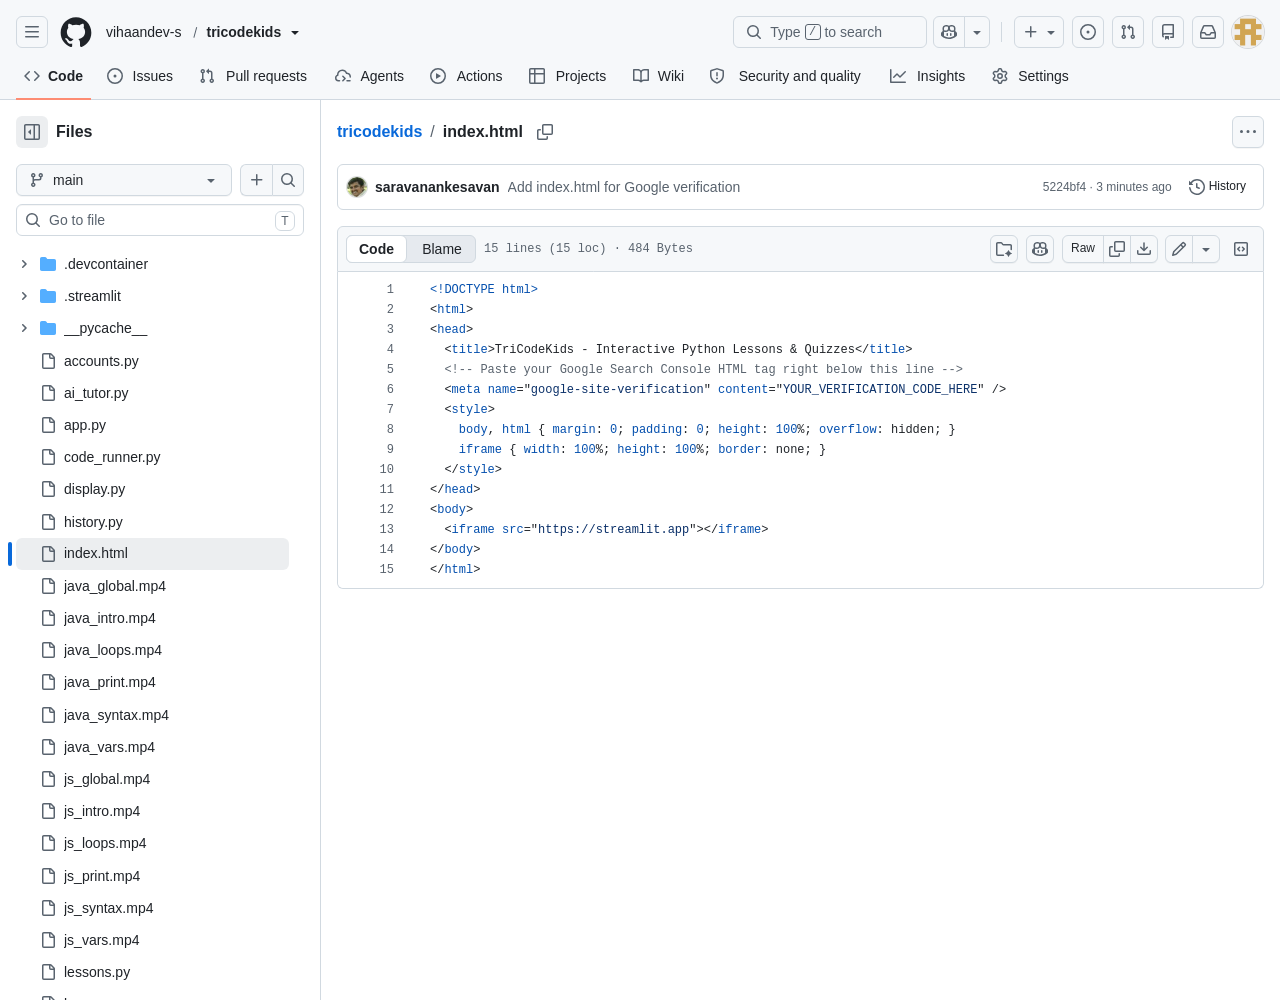
<file: tricodekids_index.html at main · vihaandev-s_tricodekids.html>
<!DOCTYPE html>
<!-- saved from url=(0063)https://github.com/vihaandev-s/tricodekids/blob/main/index.html -->
<html lang="en" data-render-ssr="false" data-color-mode="auto" data-light-theme="light" data-dark-theme="dark" data-a11y-animated-images="system" data-a11y-link-underlines="true" class="js-focus-visible" data-js-focus-visible=""><head><meta http-equiv="Content-Type" content="text/html; charset=UTF-8"><meta name="viewport" content="width=device-width, initial-scale=1" nonce=""><link rel="preload" as="image" href="./tricodekids_index.html at main · vihaandev-s_tricodekids_files/360134213"><link rel="preload" as="image" href="https://avatars.githubusercontent.com/u/360134213?s=60&amp;v=4"><style data-precedence="github-ui-cascade-layer-order" data-href="github-ui-cascade-layer-order">@layer primer-css-base,primer-react,recipes,properties,tailwind-theme,utilities;</style><link rel="stylesheet" href="./tricodekids_index.html at main · vihaandev-s_tricodekids_files/primer-Dsebda1c.css" crossorigin="anonymous" nonce="" data-precedence="default"><link rel="stylesheet" href="./tricodekids_index.html at main · vihaandev-s_tricodekids_files/syntax-theme-prettylights-BWec2uoo.css" crossorigin="anonymous" nonce="" data-precedence="default"><link rel="stylesheet" href="./tricodekids_index.html at main · vihaandev-s_tricodekids_files/rendered-markdown-B6x_j5Bx.css" crossorigin="anonymous" nonce="" data-precedence="default"><link rel="stylesheet" href="./tricodekids_index.html at main · vihaandev-s_tricodekids_files/light-Az9Ud4P0.css" data-theme="light" crossorigin="anonymous" nonce="" data-precedence="default"><link rel="stylesheet" href="./tricodekids_index.html at main · vihaandev-s_tricodekids_files/dark-DeeaFiWu.css" data-theme="dark" crossorigin="anonymous" nonce="" data-precedence="default"><link rel="stylesheet" href="./tricodekids_index.html at main · vihaandev-s_tricodekids_files/index-BM1U5Zqd.css" crossorigin="anonymous" nonce="" data-precedence="default"><link rel="stylesheet" href="./tricodekids_index.html at main · vihaandev-s_tricodekids_files/index-Wb8aZTje.css" crossorigin="anonymous" nonce="" data-precedence="default"><link rel="stylesheet" href="./tricodekids_index.html at main · vihaandev-s_tricodekids_files/primer-react-DFcz6lsw.css" crossorigin="anonymous" nonce="" data-precedence="default"><link rel="stylesheet" href="./tricodekids_index.html at main · vihaandev-s_tricodekids_files/index-Qc5EqENn.css" crossorigin="anonymous" nonce="" data-precedence="default"><link rel="stylesheet" href="./tricodekids_index.html at main · vihaandev-s_tricodekids_files/IpmNudgeHost-D6t0ll8-.css" crossorigin="anonymous" nonce="" data-precedence="default"><link rel="stylesheet" href="./tricodekids_index.html at main · vihaandev-s_tricodekids_files/src-CFvXHJMG.css" crossorigin="anonymous" nonce="" data-precedence="default"><link rel="stylesheet" href="./tricodekids_index.html at main · vihaandev-s_tricodekids_files/GlobalNavLayout-CIuwCNj8.css" crossorigin="anonymous" nonce="" data-precedence="default"><link rel="stylesheet" href="./tricodekids_index.html at main · vihaandev-s_tricodekids_files/repo-layout-BaOgDBBg.css" crossorigin="anonymous" nonce="" data-precedence="default"><link rel="stylesheet" href="./tricodekids_index.html at main · vihaandev-s_tricodekids_files/ReposHeaderRefSelector-B9UxEzc7.css" crossorigin="anonymous" nonce="" data-precedence="default"><link rel="stylesheet" href="./tricodekids_index.html at main · vihaandev-s_tricodekids_files/repos-file-tree-view-4Z0gRkfs.css" crossorigin="anonymous" nonce="" data-precedence="default"><link rel="stylesheet" href="./tricodekids_index.html at main · vihaandev-s_tricodekids_files/ScrollMarksContainer-jgZd6-5D.css" crossorigin="anonymous" nonce="" data-precedence="default"><link rel="stylesheet" href="./tricodekids_index.html at main · vihaandev-s_tricodekids_files/SharedPageLayout-kmFQ-Zzm.css" crossorigin="anonymous" nonce="" data-precedence="default"><link rel="stylesheet" href="./tricodekids_index.html at main · vihaandev-s_tricodekids_files/CodeViewHeader-Xv6roy9P.css" crossorigin="anonymous" nonce="" data-precedence="default"><link rel="stylesheet" href="./tricodekids_index.html at main · vihaandev-s_tricodekids_files/layout-DKvBDqaB.css" crossorigin="anonymous" nonce="" data-precedence="default"><link rel="stylesheet" href="./tricodekids_index.html at main · vihaandev-s_tricodekids_files/RecentlyTouchedBranches-NMkvp9T_.css" crossorigin="anonymous" nonce="" data-precedence="default"><link rel="stylesheet" href="./tricodekids_index.html at main · vihaandev-s_tricodekids_files/LinkButton-D0zcHnJt.css" crossorigin="anonymous" nonce="" data-precedence="default"><link rel="stylesheet" href="./tricodekids_index.html at main · vihaandev-s_tricodekids_files/ScreenReaderHeading-mJ67QCUP.css" crossorigin="anonymous" nonce="" data-precedence="default"><link rel="stylesheet" href="./tricodekids_index.html at main · vihaandev-s_tricodekids_files/LocalTab-DpwmSdY8.css" crossorigin="anonymous" nonce="" data-precedence="default"><link rel="stylesheet" href="./tricodekids_index.html at main · vihaandev-s_tricodekids_files/commit-attribution-C7eJviPE.css" crossorigin="anonymous" nonce="" data-precedence="default"><link rel="stylesheet" href="./tricodekids_index.html at main · vihaandev-s_tricodekids_files/CodeViewContextBanners-wB9-7qV-.css" crossorigin="anonymous" nonce="" data-precedence="default"><link rel="stylesheet" href="./tricodekids_index.html at main · vihaandev-s_tricodekids_files/AddFileDropdownButton-DAJ6xZPB.css" crossorigin="anonymous" nonce="" data-precedence="default"><link rel="stylesheet" href="./tricodekids_index.html at main · vihaandev-s_tricodekids_files/ReposOverviewPage-DNoctyQz.css" crossorigin="anonymous" nonce="" data-precedence="default"><script type="importmap" nonce="">{"imports":{"react":"https://github.githubassets.com/assets/react-fa5e2e82e6e0ecc0.js","react/compiler-runtime":"https://github.githubassets.com/assets/react-compiler-runtime-4610bd6d3de9c049.js","scheduler":"https://github.githubassets.com/assets/scheduler-58b860b049ca307c.js","react-dom":"https://github.githubassets.com/assets/react-dom-c7f52540bb6b77ed.js","react-dom/client":"https://github.githubassets.com/assets/react-dom-client-35b308126995de85.js","react-is":"https://github.githubassets.com/assets/react-is-e0b593954b4706d8.js","react/jsx-dev-runtime":"https://github.githubassets.com/assets/react-jsx-dev-runtime-ea55d68667d559e5.js","react/jsx-runtime":"https://github.githubassets.com/assets/react-jsx-runtime-4915cb0f5b3aff04.js"}}</script><meta name="react-profiling" content="0"><link rel="modulepreload" href="https://github.githubassets.com/assets/react-fa5e2e82e6e0ecc0.js" crossorigin="anonymous" nonce=""><link rel="modulepreload" href="https://github.githubassets.com/assets/react-compiler-runtime-4610bd6d3de9c049.js" crossorigin="anonymous" nonce=""><link rel="modulepreload" href="https://github.githubassets.com/assets/scheduler-58b860b049ca307c.js" crossorigin="anonymous" nonce=""><link rel="modulepreload" href="https://github.githubassets.com/assets/react-dom-c7f52540bb6b77ed.js" crossorigin="anonymous" nonce=""><link rel="modulepreload" href="https://github.githubassets.com/assets/react-dom-client-35b308126995de85.js" crossorigin="anonymous" nonce=""><link rel="modulepreload" href="https://github.githubassets.com/assets/react-is-e0b593954b4706d8.js" crossorigin="anonymous" nonce=""><link rel="modulepreload" href="https://github.githubassets.com/assets/react-jsx-runtime-4915cb0f5b3aff04.js" crossorigin="anonymous" nonce=""><meta name="release" content="f3cb927d1757a02e619a0eb62b036233d6d9cdc4"><meta name="fetch-nonce" content="v2:83a6e106-b52a-4b91-9e64-8e5406e1e6ff"><meta name="theme-color" content="#1e2327"><meta name="color-scheme" content="light dark"><meta name="react-app-name" content="code-view"><meta name="route-pattern" content="/$owner/$repo/blob/$branch/$" data-datadog-rum-route-pattern="" data-route-source="client"><meta name="data-router-route-id" content="codeViewBlobRoute"><link rel="mask-icon" href="https://github.githubassets.com/pinned-octocat.svg" color="#000000"><link rel="alternate icon" class="js-site-favicon" type="image/png" href="https://github.githubassets.com/favicons/favicon-dark.png"><link rel="icon" class="js-site-favicon" type="image/svg+xml" href="https://github.githubassets.com/favicons/favicon-dark.svg" data-base-href="https://github.githubassets.com/favicons/favicon"><link rel="apple-touch-icon" href="https://github.githubassets.com/apple-touch-icon.png"><link rel="apple-touch-icon" sizes="180x180" href="https://github.githubassets.com/apple-touch-icon-180x180.png"><meta name="browser-errors-url" content="https://api.github.com/_private/browser/errors?service=ui"><meta name="browser-stats-url" content="https://api.github.com/_private/browser/stats?service=ui"><meta name="octolytics-url" content="https://collector.github.com/github/collect"><meta name="hostname" content="github.com"><link rel="shared-web-socket" href="wss://alive.github.com/_sockets/u/360134213/ws?session=eyJ2IjoiVjMiLCJ1IjozNjAxMzQyMTMsInMiOjI0NDIxNDk2NzAsImMiOjI0NjkzMDQyNzksInQiOjE3OTU3NzMyNjMsImEiOiJ3ZWIifQ%3D%3D--62176843df3e4e6568586638a1ba978771d4269dbd718d693f6bef25aea29223" data-refresh-url="/_alive" data-session-id="a9259e415db3e28183ca0b5378fa9a976432034adb70118a0d02b18088770d32"><meta property="csp-nonce" content="WjnAYh7scT0JBo2JGuzH/YRHa/yGEf07"><meta name="ui-service" content="true" nonce=""><meta name="user-login" content="vihaandev-s" nonce=""><meta name="octolytics-actor-id" content="360134213" nonce=""><meta name="octolytics-actor-login" content="vihaandev-s" nonce=""><meta name="octolytics-actor-hash" content="310b044525d08db3119de93ce718cbb69f7b5a7e21bc10dc30e82c2770798058" nonce=""><meta name="keyboard-shortcuts-preference" content="all" nonce=""><meta name="hovercards-preference" content="true" nonce=""><meta name="announcement-preference-hovercard" content="true" nonce=""><meta name="current-repo-nwo" content="vihaandev-s/tricodekids" nonce=""><link rel="modulepreload" href="./tricodekids_index.html at main · vihaandev-s_tricodekids_files/index-Cq6HVVLZ.js.download" crossorigin="anonymous" nonce=""><link rel="modulepreload" href="https://github.githubassets.com/assets/rolldown-runtime-C1w6yGGe.js" crossorigin="anonymous" nonce=""><link rel="modulepreload" href="https://github.githubassets.com/assets/primer-react-CMoZFAq0.js" crossorigin="anonymous" nonce=""><link rel="modulepreload" href="https://github.githubassets.com/assets/router-Cew2oMdA.js" crossorigin="anonymous" nonce=""><link rel="modulepreload" href="https://github.githubassets.com/assets/octicons~index~global-nav-layout~global-nav-layout~layout~index~tree~tree-delete~repo-overv~dwg31afs-jHfNI10C.js" crossorigin="anonymous" nonce=""><link rel="modulepreload" href="https://github.githubassets.com/assets/octicons~index~global-nav-layout~global-nav-layout~tree~repo-overview~layout~route-componen~o0m1tdt9-CLaQIzm0.js" crossorigin="anonymous" nonce=""><link rel="modulepreload" href="https://github.githubassets.com/assets/octicons~index~layout~index~tree~repo-overview~layout~preload-quick-search~quick-search~rou~hkwd6y6z-CWBX9UIe.js" crossorigin="anonymous" nonce=""><link rel="modulepreload" href="https://github.githubassets.com/assets/octicons~index~SavedSearchesDialog~layout~index~tree~tree-delete~repo-overview~new~layout~f~orn016sx-CMgk9JTx.js" crossorigin="anonymous" nonce=""><link rel="modulepreload" href="https://github.githubassets.com/assets/octicons~index~layout~index~tree~repo-overview~layout~blob~blame~quick-search~route-compone~lbgp0iw0-CusPwNVP.js" crossorigin="anonymous" nonce=""><link rel="modulepreload" href="https://github.githubassets.com/assets/octicons~index~layout~index~Pulls~Issues~preload-quick-search~quick-search~route-components~hq8foitm-B5Vty6rO.js" crossorigin="anonymous" nonce=""><link rel="modulepreload" href="https://github.githubassets.com/assets/octicons~index~global-nav-layout~global-nav-layout~layout~index~tree~repo-overview~new~layo~glydn4zd-BmmJTCIr.js" crossorigin="anonymous" nonce=""><link rel="modulepreload" href="https://github.githubassets.com/assets/octicons~index~global-nav-layout~global-nav-layout~layout~index~tree~repo-overview~new~layo~d3zpd5xt-B6Gp81nL.js" crossorigin="anonymous" nonce=""><link rel="modulepreload" href="https://github.githubassets.com/assets/octicons~index~global-nav-layout~global-nav-layout~blob~blame~route-components~Layout~TaskC~ezup3z7c-F556MWRw.js" crossorigin="anonymous" nonce=""><link rel="modulepreload" href="https://github.githubassets.com/assets/octicons~index~global-nav-layout~global-nav-layout~layout~index~tree~repo-overview~layout~p~hbju7jcd-CiOCqWCh.js" crossorigin="anonymous" nonce=""><link rel="modulepreload" href="https://github.githubassets.com/assets/octicons~index~layout~index~preload-quick-search~quick-search~route-components~Layout~Creat~zrw8q5g9-u0-eyxPd.js" crossorigin="anonymous" nonce=""><link rel="modulepreload" href="https://github.githubassets.com/assets/octicons~index~global-nav-layout~global-nav-layout~layout~index~tree~repo-overview~layout~p~ooogvb9g-KXepIb4j.js" crossorigin="anonymous" nonce=""><link rel="modulepreload" href="https://github.githubassets.com/assets/octicons~index~global-nav-layout~global-nav-layout~layout~index~quick-search~route-componen~l1mlv49n-DyIPnw2G.js" crossorigin="anonymous" nonce=""><link rel="modulepreload" href="https://github.githubassets.com/assets/octicons~index~layout~index~tree~tree-delete~new~edit~delete~blob~blob-layout~blame~route-c~gl1z6g4p-C4x7Ekru.js" crossorigin="anonymous" nonce=""><link rel="modulepreload" href="https://github.githubassets.com/assets/octicons~index~SavedSearchesDialog~layout~index~preload-quick-search~quick-search~route-com~cc5vlvig-DC6uK9MP.js" crossorigin="anonymous" nonce=""><link rel="modulepreload" href="https://github.githubassets.com/assets/octicons~index~global-nav-layout~global-nav-layout~layout~index~route-components~Layout~Iss~nhfxa6i3-DkEFHTCA.js" crossorigin="anonymous" nonce=""><link rel="modulepreload" href="https://github.githubassets.com/assets/octicons~index~global-nav-layout~global-nav-layout~layout~index~repo-layout~tree~tree-delet~f4b5tiih-cUgVUeCp.js" crossorigin="anonymous" nonce=""><link rel="modulepreload" href="https://github.githubassets.com/assets/octicons~index~blob-layout~file-tree-layout~tree~global-nav-layout~global-nav-layout~layout~jvt6y9es-CmZ52THw.js" crossorigin="anonymous" nonce=""><link rel="modulepreload" href="https://github.githubassets.com/assets/octicons~index~global-nav-layout~global-nav-layout~layout~index~tree~tree-delete~repo-overv~k1tdjpos-BZ09U9gc.js" crossorigin="anonymous" nonce=""><link rel="modulepreload" href="https://github.githubassets.com/assets/octicons~index~global-nav-layout~global-nav-layout~tree~repo-overview~blob~blame~quick-sear~ishouyug-DEU0MSAe.js" crossorigin="anonymous" nonce=""><link rel="modulepreload" href="https://github.githubassets.com/assets/octicons~index~tree~repo-overview~IssueViewer~DashboardIssueViewerWrapper~CopilotImmersiveE~n9vzi7xd-DiBfLmys.js" crossorigin="anonymous" nonce=""><link rel="modulepreload" href="https://github.githubassets.com/assets/octicons~index~ClientError~global-nav-layout~global-nav-layout~SavedSearchesDialog~Feedback~c2xut0ma-CWm3bSoU.js" crossorigin="anonymous" nonce=""><link rel="modulepreload" href="https://github.githubassets.com/assets/octicons~index~quick-search~route-components~Layout~CopilotImmersiveEmbedded~TaskChat~Unlin~godomblx-D0oGNr19.js" crossorigin="anonymous" nonce=""><link rel="modulepreload" href="https://github.githubassets.com/assets/octicons~index~route-components~Layout~IssueViewer~DashboardIssueViewerWrapper~CreateIssueD~n0zp50jc-DUhgjGAT.js" crossorigin="anonymous" nonce=""><link rel="modulepreload" href="https://github.githubassets.com/assets/octicons~index~tree~repo-overview~blob~blame~route-components~Layout~IssueViewer~DashboardI~cc1i2722-ym7fIdQs.js" crossorigin="anonymous" nonce=""><link rel="modulepreload" href="https://github.githubassets.com/assets/octicons~index~tree~repo-overview~new~layout~edit~blob~blame~route-components~Layout~IssueV~hln4qrcf-BUa11cVZ.js" crossorigin="anonymous" nonce=""><link rel="modulepreload" href="https://github.githubassets.com/assets/global-nav-layout-B77dSqpS.js" crossorigin="anonymous" nonce=""><link rel="modulepreload" href="https://github.githubassets.com/assets/GlobalNavLayout-D5SIzYL5.js" crossorigin="anonymous" nonce=""><link rel="modulepreload" href="https://github.githubassets.com/assets/octicons~global-nav-layout~global-nav-layout~layout~SparkleIcon~PersonAddIcon~GraphIcon~Gif~pcxrtrc1-KE7k54Tw.js" crossorigin="anonymous" nonce=""><link rel="modulepreload" href="https://github.githubassets.com/assets/handoff-storage-C7-qzceg.js" crossorigin="anonymous" nonce=""><link rel="modulepreload" href="https://github.githubassets.com/assets/relay-command-observation-CspbBthn.js" crossorigin="anonymous" nonce=""><link rel="modulepreload" href="https://github.githubassets.com/assets/contributed-instructions-DQNddaLl.js" crossorigin="anonymous" nonce=""><link rel="modulepreload" href="https://github.githubassets.com/assets/use-implicit-references-Cg2dHBvB.js" crossorigin="anonymous" nonce=""><link rel="modulepreload" href="https://github.githubassets.com/assets/agent-api-paths-BZWzXkeg.js" crossorigin="anonymous" nonce=""><link rel="modulepreload" href="https://github.githubassets.com/assets/copilot-chat-events-DvHXoXlV.js" crossorigin="anonymous" nonce=""><link rel="modulepreload" href="https://github.githubassets.com/assets/NavigableRef-BIvzUPBx.js" crossorigin="anonymous" nonce=""><link rel="modulepreload" href="https://github.githubassets.com/assets/LazyOcticon-DyBVpxPL.js" crossorigin="anonymous" nonce=""><link rel="modulepreload" href="https://github.githubassets.com/assets/docked-page-store-DgCMcMqe.js" crossorigin="anonymous" nonce=""><link rel="modulepreload" href="https://github.githubassets.com/assets/one-copilot-context-entry-XN4kx_i0.js" crossorigin="anonymous" nonce=""><link rel="modulepreload" href="https://github.githubassets.com/assets/use-multi-ref-DcWKCj6v.js" crossorigin="anonymous" nonce=""><link rel="modulepreload" href="https://github.githubassets.com/assets/ipm-telemetry-CepTOeF2.js" crossorigin="anonymous" nonce=""><link rel="modulepreload" href="https://github.githubassets.com/assets/IpmNudgeHost-CI8VXJSU.js" crossorigin="anonymous" nonce=""><link rel="modulepreload" href="https://github.githubassets.com/assets/SimpleBanners-ON-NHnMo.js" crossorigin="anonymous" nonce=""><link rel="modulepreload" href="https://github.githubassets.com/assets/SimpleBanner-Cd-xu3gV.js" crossorigin="anonymous" nonce=""><link rel="modulepreload" href="https://github.githubassets.com/assets/react-partial-anchor-DvO0YMDF.js" crossorigin="anonymous" nonce=""><link rel="modulepreload" href="https://github.githubassets.com/assets/use-web-vitals-Cn4-VYsm.js" crossorigin="anonymous" nonce=""><link rel="modulepreload" href="https://github.githubassets.com/assets/src-BuYBbX0D.js" crossorigin="anonymous" nonce=""><link rel="modulepreload" href="https://github.githubassets.com/assets/EnterpriseAnnouncementBanner-DCDrTX3A.js" crossorigin="anonymous" nonce=""><link rel="modulepreload" href="https://github.githubassets.com/assets/global-nav-layout-CqSv7vPJ.js" crossorigin="anonymous" nonce=""><link rel="modulepreload" href="https://github.githubassets.com/assets/repo-layout-DvDWkqQ0.js" crossorigin="anonymous" nonce=""><link rel="modulepreload" href="https://github.githubassets.com/assets/layout-CDxfDeJL.js" crossorigin="anonymous" nonce=""><link rel="modulepreload" href="https://github.githubassets.com/assets/octicons~layout~index~tree~repo-overview~layout~CopilotImmersiveEmbedded~ChatAppEmbeddedPar~c4qvd6iv-BmXuhMap.js" crossorigin="anonymous" nonce=""><link rel="modulepreload" href="https://github.githubassets.com/assets/CodeViewBannersContext-BPb4AUFK.js" crossorigin="anonymous" nonce=""><link rel="modulepreload" href="https://github.githubassets.com/assets/repos-file-tree-view-DLEnJMtx.js" crossorigin="anonymous" nonce=""><link rel="modulepreload" href="https://github.githubassets.com/assets/ActivityBoundary-cwOSuCsB.js" crossorigin="anonymous" nonce=""><link rel="modulepreload" href="https://github.githubassets.com/assets/use-file-tree-tooltip-CWZu5Y_6.js" crossorigin="anonymous" nonce=""><link rel="modulepreload" href="https://github.githubassets.com/assets/ExpandButton-Yv4RYWHU.js" crossorigin="anonymous" nonce=""><link rel="modulepreload" href="https://github.githubassets.com/assets/use-url-creator-BJs9dJtx.js" crossorigin="anonymous" nonce=""><link rel="modulepreload" href="https://github.githubassets.com/assets/EditPermissionsContext-BJWjIyVH.js" crossorigin="anonymous" nonce=""><link rel="modulepreload" href="https://github.githubassets.com/assets/use-tree-list-BgLWohQ6.js" crossorigin="anonymous" nonce=""><link rel="modulepreload" href="https://github.githubassets.com/assets/ReposHeaderRefSelector-BxnCsx6u.js" crossorigin="anonymous" nonce=""><link rel="modulepreload" href="https://github.githubassets.com/assets/TreePaneContext-4hHaqmGh.js" crossorigin="anonymous" nonce=""><link rel="modulepreload" href="https://github.githubassets.com/assets/CodeViewOptionsProvider-B6VeDV1e.js" crossorigin="anonymous" nonce=""><link rel="modulepreload" href="https://github.githubassets.com/assets/FilesPageInfoContext-C7ZVm5lA.js" crossorigin="anonymous" nonce=""><link rel="modulepreload" href="https://github.githubassets.com/assets/ScrollMarksContainer-DN4YAZSD.js" crossorigin="anonymous" nonce=""><link rel="modulepreload" href="https://github.githubassets.com/assets/BudgetThresholdBanner-CRQ1Qtkt.js" crossorigin="anonymous" nonce=""><link rel="modulepreload" href="https://github.githubassets.com/assets/restore-focus-after-dismiss-sVoA7WR8.js" crossorigin="anonymous" nonce=""><link rel="modulepreload" href="https://github.githubassets.com/assets/SharedPageLayout-BotqV3-9.js" crossorigin="anonymous" nonce=""><link rel="modulepreload" href="https://github.githubassets.com/assets/CodeNavContext-D0RRy-4g.js" crossorigin="anonymous" nonce=""><link rel="modulepreload" href="https://github.githubassets.com/assets/use-route-payload-ui480UMd.js" crossorigin="anonymous" nonce=""><link rel="modulepreload" href="https://github.githubassets.com/assets/CodeViewHeader-DabBCi9-.js" crossorigin="anonymous" nonce=""><link rel="modulepreload" href="https://github.githubassets.com/assets/octicons~tree~repo-overview~layout~blob~blame~CopilotImmersiveEmbedded~ZoomOutIcon~StarFill~i2yws9ks-D-qtWjGa.js" crossorigin="anonymous" nonce=""><link rel="modulepreload" href="https://github.githubassets.com/assets/octicons~tree~repo-overview~new~layout~edit~CodespacesTabReact~UnmuteIcon~SkipFillIcon~Rele~swdkyr4w-B59c2-EH.js" crossorigin="anonymous" nonce=""><meta name="octolytics-dimension-repository_id" content="1468443742"><meta name="octolytics-dimension-repository_nwo" content="vihaandev-s/tricodekids"><meta name="octolytics-dimension-user_id" content="360134213"><meta name="octolytics-dimension-user_login" content="vihaandev-s"><meta name="github-code-view-meta-stats" id="github-code-view-meta-stats" data-hydrostats="publish"><script id="client-env" type="application/json">{"locale":"en","featureFlags":["actions_caches_react_view","actions_enable_background_steps","actions_new_hosted_runner_image_select_sizes_and_versions","actions_runners_ssr","actions_workflow_language_service_allow_case_function","actions_workflows_react_toggle","agent_author_search_expansion","agent_author_search_expansion_ui_pulls","agent_sessions_ccr_review_effort","ai_resource_search","alternate_user_config_repo","billing_billable_licenses_complete_day","billing_billable_licenses_cost_center_bucket_fix","billing_budget_expiration","billing_cost_center_list_assigned_resources","billing_discount_threshold_notification","billing_shared_compute_usage","browser_stats_fixed_delivery_window","catalyst_lazy_define_indexed","ccr_implement_suggestion_refresh","code_quality_enablement_banner_targeting","code_quality_remove_preview","code_view_checks_live_updates","code_view_raf_sticky_lines","codespaces_prebuild_region_target_update","coding_agent_third_party_model_ui","collab_docs_chat_notifications","copilot-software-factories","copilot_agent_snippy","copilot_api_agentic_issue_marshal_yaml","copilot_automation_continuous_history","copilot_automation_repo_mcp_servers","copilot_automations_pagination","copilot_base_model_policy_row","copilot_chat_auto_mode_v2","copilot_chat_clear_model_selection_for_default_change","copilot_chat_disable_model_picker_while_streaming","copilot_chat_fusion_auto_tiers","copilot_chat_increase_token_padding","copilot_chat_vision_dotcom_chat_ga_gate","copilot_css_textarea_autosize","copilot_custom_copilots","copilot_custom_copilots_feature_preview","copilot_duplicate_thread","copilot_extensions_removal_on_marketplace","copilot_fix_failed_workflows_all_skus","copilot_hide_hovercard","copilot_immersive_task_hyperlinking","copilot_issue_list_show_more","copilot_mission_control_agent_merge_fix_ci","copilot_mission_control_agent_merge_resolve_conflicts","copilot_mission_control_automation_grouping","copilot_mission_control_awps_batching","copilot_mission_control_create_pull_request_client_tool","copilot_mission_control_create_repository_client_tool","copilot_mission_control_early_stop","copilot_mission_control_environments_web_kickoff","copilot_mission_control_hide_task_list_counts","copilot_mission_control_messaging_app_dm_steering","copilot_mission_control_needs_attention","copilot_mission_control_pinned_tasks","copilot_mission_control_reasoning_effort","copilot_mission_control_reuse_project_workspace","copilot_mission_control_sandbox_request_image_override","copilot_mission_control_session_client_attribution","copilot_mission_control_task_alive_updates","copilot_mission_control_task_route_preloading","copilot_mission_control_task_sharing","copilot_mission_control_use_api_gateway","copilot_org_policy_page_focus_mode","copilot_policy_ui_refresh","copilot_quick_chat_recent_artifact_sessions","copilot_share_active_subthread","copilot_spaces_ga","copilot_spaces_individual_policies_ga","copilot_swe_agent_authorization_status_ui","copilot_swe_agent_automation_completed_trigger","copilot_swe_agent_automation_failed_trigger","copilot_swe_agent_automation_repository_owned","copilot_swe_agent_automation_resource_scoped_writes","copilot_swe_agent_code_scanning_alert_trigger","copilot_swe_agent_dependabot_alert_trigger","copilot_swe_agent_discussion_comment_trigger","copilot_swe_agent_discussion_opened_trigger","copilot_swe_agent_discussion_updated_trigger","copilot_swe_agent_hide_model_picker_if_only_auto","copilot_swe_agent_issue_assigned_trigger","copilot_swe_agent_issue_closed_trigger","copilot_swe_agent_issue_comment_trigger","copilot_swe_agent_issue_labeled_trigger","copilot_swe_agent_issue_reopened_trigger","copilot_swe_agent_issue_status_changed_trigger","copilot_swe_agent_mcp_permission_gate","copilot_swe_agent_merge_conflict_trigger","copilot_swe_agent_pr_comment_model_picker","copilot_swe_agent_pull_request_assigned_trigger","copilot_swe_agent_pull_request_closed_trigger","copilot_swe_agent_pull_request_comment_trigger","copilot_swe_agent_pull_request_converted_to_draft_trigger","copilot_swe_agent_pull_request_labeled_trigger","copilot_swe_agent_pull_request_merged_trigger","copilot_swe_agent_pull_request_opened_trigger","copilot_swe_agent_pull_request_ready_for_review_trigger","copilot_swe_agent_pull_request_reopened_trigger","copilot_swe_agent_pull_request_review_dismissed_trigger","copilot_swe_agent_pull_request_review_requested_trigger","copilot_swe_agent_pull_request_review_submitted_trigger","copilot_swe_agent_pull_request_review_thread_resolved_trigger","copilot_swe_agent_pull_request_review_thread_unresolved_trigger","copilot_swe_agent_pull_request_synchronize_trigger","copilot_swe_agent_secret_scanning_alert_trigger","copilot_swe_agent_sub_issue_added_trigger","copilot_swe_agent_use_subagents","copilot_task_api_github_rest_style","copilot_task_scoped_alive_channel","copilot_token_based_billing","copilot_user_can_upgrade_plan_field","datadog_rum","datadog_rum_custom_metrics","fgpat_permissions_selector_redesign","glc_code_quality_repo_settings_workflow_config","global_issues_filtered_list_layout","global_nav_context_refresh","home_dashboard_ga","hyperspace_2025_logged_out_batch_1","hyperspace_2025_logged_out_batch_2","hyperspace_2025_logged_out_batch_3","in_product_messaging_datadog_monitoring","ipm_ubb_individual_budget_banner","issue_create_status_header","issue_fields_add_picker","issue_fields_multi_select","issue_inline_avatars","issue_relative_time_micro","issues_board_card_drawer","issues_board_refresh_polling","issues_hide_closed_sub_issues","issues_index_query_persistence","issues_lazy_load_comment_box_suggestions","issues_react_chrome_container_query_fix","issues_react_include_bots_in_pickers","issues_react_ui_feedback","labels_archiving","labels_archiving_info","landing_pages_ninetailed","lifecycle_label_name_updates","marketing_cookie_consent_banner","memex_live_update_hovercard","memex_mwl_filter_field_delimiter","memex_remove_deprecated_type_issue","memex_roadmap_drag_style","merge_queue_restricted_pushers_warning","merge_status_header_feedback","new_batched_queries_hook","octocaptcha_origin_optimization","one_copilot_chat_disable_ahp_pings","one_copilot_chat_disable_eager_resume","one_copilot_chat_resume_on_intent","one_copilot_grouped_tool_calls","one_copilot_remember_tool_permissions","one_copilot_simplified_environment_picker","planning_board_agent_task_status","pr_unified_on_empty_side","primer_react_blankslate_compact_default","primer_react_css_anchor_positioning","primer_react_merged_forwarded_refs","prs_contextual_comment_controls","prs_copilot_app_open_action","prs_copilot_assignee_session_indicator","prs_css_anchor_positioning","prs_desktop_checkout","prs_files_changed_persist_diff_entries","prs_mergeability_live_updates_trailing","prs_overview_for_you_comments_popover","prs_overview_react_public_preview","prs_overview_review_opinion_colors","prs_stale_session_block","prx_files","pull_request_file_tree_prefetch_on_hover_50ms","pull_request_files_virtualization","pull_request_persister","pull_request_stacks_auto_merge_commit_customization","pull_request_stacks_navigation_shortcuts","pull_request_virtualization_image_estimate","pull_request_virtualization_loader_batching","pull_request_virtualization_scroll_compensation","pull_request_virtualization_scroll_intent","pull_requests_deferred_highlight_fallback","pull_requests_persistent_whitespace_preferences","react_blob_isolate_code_lines","react_blob_ssr_content_visibility","react_data_router_nonblocking_revalidation","react_data_router_tanstack_allowed","react_query_props_with_key","react_sandbox_future_tanstack","repo_app_issues_dashboard","repo_app_pulls_dashboard","repo_app_turbo","repo_issues_sidebar_layout","repo_pulls_dashboard_surface","repos_contributors_limited_default_range","repository_suggester_elastic_search","rulesets_actor_list_editor","sample_network_conn_type","scribe_artifacts_api","scribe_artifacts_html","secret_scanning_public_monitoring_hide_preview_labels","secret_scanning_public_monitoring_hide_validity_coming_soon","see_who_reacted","session_logs_ungroup_reasoning_text","set_sha256_on_repo_creation_form","site_banner_desktop_copilot_app","site_download_options_pixel_mona","site_global_banner_copilot_fusion_usage_2026","site_homepage_refresh_2026","speculation_rules_ui_service","suppress_automated_browser_vitals","swp_forms_disable_octocaptcha","track_notifications_settings_usage","trusted_types","trusted_types_policies","trusted_types_worker","turbo_link_eligibility_optimization","ui_route_code_view","ui_route_repos","ui_service_eligible","ui_service_gate_aware_external_check","ui_service_notification_shelf","unified_batch_pr_comments","update_issue_suggestions","viewscreen_sandbox","warn_inaccessible_attachments","webp_support"],"githubDomain":"https://github.com","login":"vihaandev-s","uiComputeCohort":"treatment","copilotApiOverrideUrl":"https://api.individual.githubcopilot.com"}</script><script id="datadog-rum-config" type="application/json">{"version":1,"applicationId":"851db457-c3a9-463b-b2e5-906d1ef37118","clientToken":"[base64]","site":"datadoghq.com","service":"github-ui","env":"production","proxyUrl":"https://api.github.com/_private/browser/rum","sessionSampleRate":25,"profilingSampleRate":0}</script><link rel="modulepreload" as="script" crossorigin="" href="https://github.githubassets.com/assets/setup-rXFepPrl.js"><link rel="modulepreload" as="script" crossorigin="" href="https://github.githubassets.com/assets/datadog-rum-Dh0JGZsz.js"><link rel="modulepreload" as="script" crossorigin="" href="https://github.githubassets.com/assets/web-vitals-BVGc96-k.js"><link rel="modulepreload" as="script" crossorigin="" href="https://github.githubassets.com/assets/include-fragment-rk-LlLt6.js"><link rel="modulepreload" as="script" crossorigin="" href="https://github.githubassets.com/assets/GlobalNavMenu-oMpKMokJ.js"><link rel="modulepreload" as="script" crossorigin="" href="https://github.githubassets.com/assets/octicons~GlobalNavMenu~CopilotImmersiveEmbedded~TaskChat~ViewFilesIcon~TriangleLeftIcon~Tri~itb6ykr3-CMMG6dLr.js"><link rel="stylesheet" crossorigin="" href="./tricodekids_index.html at main · vihaandev-s_tricodekids_files/GlobalNavMenu-4nJJ6jNI.css"><link rel="modulepreload" as="script" crossorigin="" href="https://github.githubassets.com/assets/hovercards-provider-B6lxbBGY.js"><link rel="stylesheet" crossorigin="" href="./tricodekids_index.html at main · vihaandev-s_tricodekids_files/hovercards-provider-DL4Oww5Y.css"><link rel="modulepreload" as="script" crossorigin="" href="https://github.githubassets.com/assets/GlobalNavUserMenu-Bp3T7b5d.js"><link rel="modulepreload" as="script" crossorigin="" href="https://github.githubassets.com/assets/octicons~GlobalNavUserMenu~AccountSwitchDialog~CommandPaletteDotcom~SignOutIcon~PaintbrushI~e6yi9sol-WwuTV-Nj.js"><link rel="modulepreload" as="script" crossorigin="" href="https://github.githubassets.com/assets/ErrorDialog-BVJ3TwzB.js"><link rel="stylesheet" crossorigin="" href="./tricodekids_index.html at main · vihaandev-s_tricodekids_files/GlobalNavUserMenu-DxsH4Orp.css"><link rel="modulepreload" as="script" crossorigin="" href="https://github.githubassets.com/assets/AccountSwitchDialog-a21jM0Px.js"><link rel="stylesheet" crossorigin="" href="./tricodekids_index.html at main · vihaandev-s_tricodekids_files/AccountSwitchDialog-DeNELORu.css"><link rel="modulepreload" as="script" crossorigin="" href="https://github.githubassets.com/assets/main-CZ6INrNR.js"><link rel="modulepreload" as="script" crossorigin="" href="https://github.githubassets.com/assets/stringUtils-BLLeLqRZ.js"><link rel="modulepreload" as="script" crossorigin="" href="https://github.githubassets.com/assets/esm-ClCo-1VQ.js"><link rel="modulepreload" as="script" crossorigin="" href="https://github.githubassets.com/assets/main-D368Kl5i.js"><link rel="modulepreload" as="script" crossorigin="" href="https://github.githubassets.com/assets/ShortcutsDialogContent-BjHrxJpe.js"><link rel="stylesheet" crossorigin="" href="./tricodekids_index.html at main · vihaandev-s_tricodekids_files/ShortcutsDialogContent-DAD9ViFJ.css"><link rel="modulepreload" as="script" crossorigin="" href="https://github.githubassets.com/assets/CopilotImmersiveEmbedded-ANRZltRN.js"><link rel="modulepreload" as="script" crossorigin="" href="https://github.githubassets.com/assets/octicons~CopilotImmersiveEmbedded~TrophyIcon~RepoForkedLockedIcon~HashIcon~DiffModifiedIcon~ngabnajq-e3ngSPUw.js"><link rel="modulepreload" as="script" crossorigin="" href="https://github.githubassets.com/assets/octicons~quick-search~route-components~Layout~CopilotImmersiveEmbedded~ChatAppEmbeddedParti~gutl61kw-CLPEc4Np.js"><link rel="modulepreload" as="script" crossorigin="" href="https://github.githubassets.com/assets/firefox-empty-editor-caret-DjFMhCIL.js"><link rel="modulepreload" as="script" crossorigin="" href="https://github.githubassets.com/assets/js-yaml-Dfhfs4Ao.js"><link rel="modulepreload" as="script" crossorigin="" href="https://github.githubassets.com/assets/dist-CJVzlpmt.js"><link rel="modulepreload" as="script" crossorigin="" href="https://github.githubassets.com/assets/dist-Doho_eTQ.js"><link rel="modulepreload" as="script" crossorigin="" href="https://github.githubassets.com/assets/dist-BReBQmFv.js"><link rel="modulepreload" as="script" crossorigin="" href="https://github.githubassets.com/assets/dist-BQDtJp9U.js"><link rel="modulepreload" as="script" crossorigin="" href="https://github.githubassets.com/assets/dist-eeDEN3vo.js"><link rel="modulepreload" as="script" crossorigin="" href="https://github.githubassets.com/assets/focus-trap-help-text-CzKABldL.js"><link rel="modulepreload" as="script" crossorigin="" href="https://github.githubassets.com/assets/relay-registry-Dc06GA5i.js"><link rel="modulepreload" as="script" crossorigin="" href="https://github.githubassets.com/assets/use-environments-BP5AZ3ne.js"><link rel="modulepreload" as="script" crossorigin="" href="https://github.githubassets.com/assets/established-ahp-prompt-markdown-Cdrdu88s.js"><link rel="modulepreload" as="script" crossorigin="" href="https://github.githubassets.com/assets/diff-parts-EfNN17zi.js"><link rel="modulepreload" as="script" crossorigin="" href="https://github.githubassets.com/assets/SessionLoadingIndicator-CVBN_vhg.js"><link rel="modulepreload" as="script" crossorigin="" href="https://github.githubassets.com/assets/UserChoiceCard-DuukEFUi.js"><link rel="modulepreload" as="script" crossorigin="" href="https://github.githubassets.com/assets/uuid-DzGav218.js"><link rel="modulepreload" as="script" crossorigin="" href="https://github.githubassets.com/assets/task-complete-CnNSPJPw.js"><link rel="modulepreload" as="script" crossorigin="" href="https://github.githubassets.com/assets/approval-mode-presentation-ClKolB8x.js"><link rel="modulepreload" as="script" crossorigin="" href="https://github.githubassets.com/assets/WithShimmerEffect-DkU5QICp.js"><link rel="modulepreload" as="script" crossorigin="" href="https://github.githubassets.com/assets/environment-display-Fl48MlJy.js"><link rel="modulepreload" as="script" crossorigin="" href="https://github.githubassets.com/assets/ContributedInstructionsContext-xetRobx9.js"><link rel="modulepreload" as="script" crossorigin="" href="https://github.githubassets.com/assets/use-activation-trace-url-CV4EZ7hG.js"><link rel="modulepreload" as="script" crossorigin="" href="https://github.githubassets.com/assets/useTasks-C4W3kAwv.js"><link rel="modulepreload" as="script" crossorigin="" href="https://github.githubassets.com/assets/model-selection-tf2RXkRu.js"><link rel="modulepreload" as="script" crossorigin="" href="https://github.githubassets.com/assets/instruction-rules-publisher-CzfAALAR.js"><link rel="modulepreload" as="script" crossorigin="" href="https://github.githubassets.com/assets/use-optimistic-recovery-turns-g4ec-9mB.js"><link rel="modulepreload" as="script" crossorigin="" href="https://github.githubassets.com/assets/CopilotAnimation-DxyqWd6L.js"><link rel="modulepreload" as="script" crossorigin="" href="https://github.githubassets.com/assets/fetch-BIyuFImN.js"><link rel="modulepreload" as="script" crossorigin="" href="https://github.githubassets.com/assets/UserProblemStatementMessage-xB27R242.js"><link rel="modulepreload" as="script" crossorigin="" href="https://github.githubassets.com/assets/use-prompt-response-submission-D-agLmZT.js"><link rel="modulepreload" as="script" crossorigin="" href="https://github.githubassets.com/assets/parse-unified-diff-DWj1oGH1.js"><link rel="modulepreload" as="script" crossorigin="" href="https://github.githubassets.com/assets/types-Dzf6nY45.js"><link rel="modulepreload" as="script" crossorigin="" href="https://github.githubassets.com/assets/StaticUnifiedDiffPreview-z4R3E6iz.js"><link rel="modulepreload" as="script" crossorigin="" href="https://github.githubassets.com/assets/attachment-icon-qdu6V_g7.js"><link rel="modulepreload" as="script" crossorigin="" href="https://github.githubassets.com/assets/FusionModelText--kkM9UAC.js"><link rel="modulepreload" as="script" crossorigin="" href="https://github.githubassets.com/assets/NewRepoAgentTaskButton-BgUIFVVo.js"><link rel="modulepreload" as="script" crossorigin="" href="https://github.githubassets.com/assets/TaskCreationFailedBanner-B8ClVb7K.js"><link rel="modulepreload" as="script" crossorigin="" href="https://github.githubassets.com/assets/NewAgentSessionForm-DUAy4PeA.js"><link rel="modulepreload" as="script" crossorigin="" href="https://github.githubassets.com/assets/use-new-session-approval-mode-KRhdUcEs.js"><link rel="modulepreload" as="script" crossorigin="" href="https://github.githubassets.com/assets/CLIModePicker-BiuVh2Ae.js"><link rel="modulepreload" as="script" crossorigin="" href="https://github.githubassets.com/assets/enterprise-managed-approval-default-BB44LWh7.js"><link rel="modulepreload" as="script" crossorigin="" href="https://github.githubassets.com/assets/TaskChat-BIt_9RlW.js"><link rel="modulepreload" as="script" crossorigin="" href="https://github.githubassets.com/assets/libesm-1fps9sOY.js"><link rel="modulepreload" as="script" crossorigin="" href="https://github.githubassets.com/assets/session-plan-FmW4vkov.js"><link rel="modulepreload" as="script" crossorigin="" href="https://github.githubassets.com/assets/use-stable-callback-COUh8pD-.js"><link rel="modulepreload" as="script" crossorigin="" href="https://github.githubassets.com/assets/diff-file-header-BhbPcpsj.js"><link rel="modulepreload" as="script" crossorigin="" href="https://github.githubassets.com/assets/custom-events-cIDzJUoG.js"><link rel="modulepreload" as="script" crossorigin="" href="https://github.githubassets.com/assets/generate-sso-url-BSdpJQOr.js"><link rel="modulepreload" as="script" crossorigin="" href="https://github.githubassets.com/assets/use-sso-change-detection-Z-r1kEIt.js"><link rel="modulepreload" as="script" crossorigin="" href="https://github.githubassets.com/assets/use-latest-commit-BMFaFE2n.js"><link rel="modulepreload" as="script" crossorigin="" href="https://github.githubassets.com/assets/use-is-safari-PNExQQGr.js"><link rel="modulepreload" as="script" crossorigin="" href="https://github.githubassets.com/assets/copilot-chat-hooks-CVWbi-Ff.js"><link rel="modulepreload" as="script" crossorigin="" href="https://github.githubassets.com/assets/TaskLeadingVisual-BE0NEM9U.js"><link rel="modulepreload" as="script" crossorigin="" href="https://github.githubassets.com/assets/notice-dismissal-6M6O_TxM.js"><link rel="modulepreload" as="script" crossorigin="" href="https://github.githubassets.com/assets/CopilotOnboardingPopover-B_d3U7Ud.js"><link rel="modulepreload" as="script" crossorigin="" href="https://github.githubassets.com/assets/MessageCircleIcon-DSe0Rtwv.js"><link rel="modulepreload" as="script" crossorigin="" href="https://github.githubassets.com/assets/docked-surface-store-DgdIEU-l.js"><link rel="modulepreload" as="script" crossorigin="" href="https://github.githubassets.com/assets/copilot-side-panel-content-CfJvq-VZ.js"><link rel="modulepreload" as="script" crossorigin="" href="https://github.githubassets.com/assets/Title-3B77OoFM.js"><link rel="modulepreload" as="script" crossorigin="" href="https://github.githubassets.com/assets/SpacesOwnerDropdown-DnDEY9hi.js"><link rel="modulepreload" as="script" crossorigin="" href="https://github.githubassets.com/assets/fuzzy-filter-BH2d_8Lm.js"><link rel="modulepreload" as="script" crossorigin="" href="https://github.githubassets.com/assets/TinyBanner-DqqGm4RV.js"><link rel="modulepreload" as="script" crossorigin="" href="https://github.githubassets.com/assets/safe-href-BWw-q2jL.js"><link rel="modulepreload" as="script" crossorigin="" href="https://github.githubassets.com/assets/TbbSetupBudgetBanner-CLSjlKN0.js"><link rel="modulepreload" as="script" crossorigin="" href="https://github.githubassets.com/assets/BannerNudgeCardPartial-BMMgNgE0.js"><link rel="modulepreload" as="script" crossorigin="" href="https://github.githubassets.com/assets/NudgeCardStackPartial-CO3x-BdP.js"><link rel="modulepreload" as="script" crossorigin="" href="https://github.githubassets.com/assets/CopilotBudgetRequestBanner-QG5tlhQu.js"><link rel="modulepreload" as="script" crossorigin="" href="https://github.githubassets.com/assets/SidebarNudge-DicGWnTa.js"><link rel="modulepreload" as="script" crossorigin="" href="https://github.githubassets.com/assets/OrgOverviewSidebarNudgePartial-PgA22G5x.js"><link rel="modulepreload" as="script" crossorigin="" href="https://github.githubassets.com/assets/SidebarNudgePartial-CKYM2U81.js"><link rel="modulepreload" as="script" crossorigin="" href="https://github.githubassets.com/assets/PullRequestSidebarNudgePartial-P9G8jqdJ.js"><link rel="modulepreload" as="script" crossorigin="" href="https://github.githubassets.com/assets/PullRequestCcrAdoptionNudgePartial-fnXM-O1b.js"><link rel="modulepreload" as="script" crossorigin="" href="https://github.githubassets.com/assets/CopilotPromotionalBanner-DB_eB7fO.js"><link rel="modulepreload" as="script" crossorigin="" href="https://github.githubassets.com/assets/MergeBoxNudgeSection-BQonoPDy.js"><link rel="modulepreload" as="script" crossorigin="" href="https://github.githubassets.com/assets/queries-D99smjxC.js"><link rel="stylesheet" crossorigin="" href="./tricodekids_index.html at main · vihaandev-s_tricodekids_files/established-ahp-prompt-markdown-Cc8HXO4w.css"><link rel="stylesheet" crossorigin="" href="./tricodekids_index.html at main · vihaandev-s_tricodekids_files/diff-parts-BHDIN978.css"><link rel="stylesheet" crossorigin="" href="./tricodekids_index.html at main · vihaandev-s_tricodekids_files/UserChoiceCard-iMjlOlIb.css"><link rel="stylesheet" crossorigin="" href="./tricodekids_index.html at main · vihaandev-s_tricodekids_files/WithShimmerEffect-BJK7MsGe.css"><link rel="stylesheet" crossorigin="" href="./tricodekids_index.html at main · vihaandev-s_tricodekids_files/environment-display-CTj2Izhd.css"><link rel="stylesheet" crossorigin="" href="./tricodekids_index.html at main · vihaandev-s_tricodekids_files/use-optimistic-recovery-turns-CVtAq46i.css"><link rel="stylesheet" crossorigin="" href="./tricodekids_index.html at main · vihaandev-s_tricodekids_files/CopilotAnimation-CVp7DxIV.css"><link rel="stylesheet" crossorigin="" href="./tricodekids_index.html at main · vihaandev-s_tricodekids_files/SessionLoadingIndicator-DuDdJN-Y.css"><link rel="stylesheet" crossorigin="" href="./tricodekids_index.html at main · vihaandev-s_tricodekids_files/StaticUnifiedDiffPreview-CcFXzBbQ.css"><link rel="stylesheet" crossorigin="" href="./tricodekids_index.html at main · vihaandev-s_tricodekids_files/use-prompt-response-submission-BTPgP_MV.css"><link rel="stylesheet" crossorigin="" href="./tricodekids_index.html at main · vihaandev-s_tricodekids_files/FusionModelText-BUAd01Tp.css"><link rel="stylesheet" crossorigin="" href="./tricodekids_index.html at main · vihaandev-s_tricodekids_files/TaskCreationFailedBanner-CIljnT2R.css"><link rel="stylesheet" crossorigin="" href="./tricodekids_index.html at main · vihaandev-s_tricodekids_files/CLIModePicker-B0hiZad7.css"><link rel="stylesheet" crossorigin="" href="./tricodekids_index.html at main · vihaandev-s_tricodekids_files/UserProblemStatementMessage-BHIVb_Wf.css"><link rel="stylesheet" crossorigin="" href="./tricodekids_index.html at main · vihaandev-s_tricodekids_files/diff-file-header-Dm_DEEIA.css"><link rel="stylesheet" crossorigin="" href="./tricodekids_index.html at main · vihaandev-s_tricodekids_files/custom-events-pa8Erb7f.css"><link rel="stylesheet" crossorigin="" href="./tricodekids_index.html at main · vihaandev-s_tricodekids_files/TaskChat-QUWI6zTE.css"><link rel="stylesheet" crossorigin="" href="./tricodekids_index.html at main · vihaandev-s_tricodekids_files/TaskLeadingVisual-dR9f84DZ.css"><link rel="stylesheet" crossorigin="" href="./tricodekids_index.html at main · vihaandev-s_tricodekids_files/CopilotOnboardingPopover-DFsQhCKK.css"><link rel="stylesheet" crossorigin="" href="./tricodekids_index.html at main · vihaandev-s_tricodekids_files/MessageCircleIcon-DyIp2UVy.css"><link rel="stylesheet" crossorigin="" href="./tricodekids_index.html at main · vihaandev-s_tricodekids_files/Title-Vi7YSQfq.css"><link rel="stylesheet" crossorigin="" href="./tricodekids_index.html at main · vihaandev-s_tricodekids_files/SpacesOwnerDropdown-UwSvB4-I.css"><link rel="stylesheet" crossorigin="" href="./tricodekids_index.html at main · vihaandev-s_tricodekids_files/TinyBanner-B_mUMtSf.css"><link rel="stylesheet" crossorigin="" href="./tricodekids_index.html at main · vihaandev-s_tricodekids_files/BannerNudgeCardPartial-eExJXZSl.css"><link rel="stylesheet" crossorigin="" href="./tricodekids_index.html at main · vihaandev-s_tricodekids_files/NudgeCardStackPartial-CuW7PIp8.css"><link rel="stylesheet" crossorigin="" href="./tricodekids_index.html at main · vihaandev-s_tricodekids_files/SidebarNudge-BrD1mX72.css"><link rel="stylesheet" crossorigin="" href="./tricodekids_index.html at main · vihaandev-s_tricodekids_files/PullRequestSidebarNudgePartial-CrgcDLKZ.css"><link rel="stylesheet" crossorigin="" href="./tricodekids_index.html at main · vihaandev-s_tricodekids_files/CopilotPromotionalBanner-BJrB0eFP.css"><link rel="stylesheet" crossorigin="" href="./tricodekids_index.html at main · vihaandev-s_tricodekids_files/MergeBoxNudgeSection-CmslajS_.css"><link rel="stylesheet" crossorigin="" href="./tricodekids_index.html at main · vihaandev-s_tricodekids_files/CopilotImmersiveEmbedded-CAb2O6MT.css"><link rel="modulepreload" as="script" crossorigin="" href="https://github.githubassets.com/assets/file-tree-layout-ColEfKNK.js"><link rel="modulepreload" as="script" crossorigin="" href="https://github.githubassets.com/assets/copilot-chat-side-panel-DvBW1KJa.js"><link rel="modulepreload" as="script" crossorigin="" href="https://github.githubassets.com/assets/copilot-side-panel-context-DPfEtmxO.js"><link rel="stylesheet" crossorigin="" href="./tricodekids_index.html at main · vihaandev-s_tricodekids_files/file-tree-layout-BDWI1weM.css"><link rel="modulepreload" as="script" crossorigin="" href="https://github.githubassets.com/assets/blob-layout-jUOQFYNU.js"><link rel="modulepreload" as="script" crossorigin="" href="https://github.githubassets.com/assets/Breadcrumb-BkQ_0HIH.js"><link rel="modulepreload" as="script" crossorigin="" href="https://github.githubassets.com/assets/copy-DxWrp2aP.js"><link rel="modulepreload" as="script" crossorigin="" href="https://github.githubassets.com/assets/CodeownersValidationBanner-BckyGOlz.js"><link rel="modulepreload" as="script" crossorigin="" href="https://github.githubassets.com/assets/NavigationMenu-LCaGAbMa.js"><link rel="modulepreload" as="script" crossorigin="" href="https://github.githubassets.com/assets/DeferredRichTextContext-DNvm-K9s.js"><link rel="stylesheet" crossorigin="" href="./tricodekids_index.html at main · vihaandev-s_tricodekids_files/CodeownersValidationBanner-D7CW2HlD.css"><link rel="stylesheet" crossorigin="" href="./tricodekids_index.html at main · vihaandev-s_tricodekids_files/Breadcrumb-ojhbvnLa.css"><link rel="stylesheet" crossorigin="" href="./tricodekids_index.html at main · vihaandev-s_tricodekids_files/NavigationMenu-Dv56f9B9.css"><link rel="modulepreload" as="script" crossorigin="" href="https://github.githubassets.com/assets/blob-CWcQqfG-.js"><link rel="modulepreload" as="script" crossorigin="" href="https://github.githubassets.com/assets/CodeViewBanners-CLvxA0EJ.js"><link rel="modulepreload" as="script" crossorigin="" href="https://github.githubassets.com/assets/BlobViewContent-DHqWD-EK.js"><link rel="modulepreload" as="script" crossorigin="" href="https://github.githubassets.com/assets/octicons~blob~blame~route-components~Layout~VersionsIcon~TerminalLockedIcon~StackAddIcon~Pa~mv8zfmt2-hzHiyX48.js"><link rel="modulepreload" as="script" crossorigin="" href="https://github.githubassets.com/assets/filter-sort-CzstItYQ.js"><link rel="modulepreload" as="script" crossorigin="" href="https://github.githubassets.com/assets/CopilotPopover-D03b8xa-.js"><link rel="modulepreload" as="script" crossorigin="" href="https://github.githubassets.com/assets/FeatureRequest-B2bVORGh.js"><link rel="modulepreload" as="script" crossorigin="" href="https://github.githubassets.com/assets/Panel-KA8dSjBK.js"><link rel="modulepreload" as="script" crossorigin="" href="https://github.githubassets.com/assets/CodeView-CE5QjwLA.js"><link rel="stylesheet" crossorigin="" href="./tricodekids_index.html at main · vihaandev-s_tricodekids_files/CodeViewBanners-CTt_jY5H.css"><link rel="stylesheet" crossorigin="" href="./tricodekids_index.html at main · vihaandev-s_tricodekids_files/CopilotPopover-CSxOS_ZP.css"><link rel="stylesheet" crossorigin="" href="./tricodekids_index.html at main · vihaandev-s_tricodekids_files/Panel-ErmkviJf.css"><link rel="stylesheet" crossorigin="" href="./tricodekids_index.html at main · vihaandev-s_tricodekids_files/BlobViewContent-pUr8orpj.css"><link rel="stylesheet" crossorigin="" href="./tricodekids_index.html at main · vihaandev-s_tricodekids_files/CodeView-BI3vmOsV.css"><title>tricodekids/index.html at main · vihaandev-s/tricodekids</title></head><body><!--$--><!--$--><div><div style="min-height:101vh"><header aria-label="Global navigation menu" data-telemetry-action="global.header.region" data-component="Stack" class="GlobalNav styles-module_gNfHta_appHeader prc-Stack-Stack-UQ9k6" data-gap="none" data-direction="vertical" data-align="stretch" data-wrap="nowrap" data-justify="start" data-padding="none"><div data-component="Stack" class="prc-Stack-Stack-UQ9k6" data-direction="horizontal" data-align="center" data-wrap="nowrap" data-justify="center" data-padding="none"><div data-testid="top-nav-left" data-component="Stack" class="styles-module_gNfHta_left styles-module_gNfHta_withLocalNavigation prc-Stack-Stack-UQ9k6" data-gap="condensed" data-direction="horizontal" data-align="stretch" data-wrap="nowrap" data-justify="start" data-padding="normal"><div data-loading-wrapper="true"><button data-component="IconButton" type="button" aria-haspopup="dialog" data-telemetry-action="global.nav.open_menu" class="prc-Button-ButtonBase-9n-Xk styles-module_gNfHta_appHeaderButton prc-Button-IconButton-fyge7" data-loading="false" data-no-visuals="true" data-size="medium" data-variant="invisible" aria-labelledby="_R_lkhcb6_" fdprocessedid="ppoxcy"><svg data-component="Octicon" aria-hidden="true" focusable="false" class="octicon octicon-three-bars" viewBox="0 0 16 16" width="16" height="16" fill="currentColor" display="inline-block" overflow="visible" style="vertical-align:text-bottom"><path d="M1 2.75A.75.75 0 0 1 1.75 2h12.5a.75.75 0 0 1 0 1.5H1.75A.75.75 0 0 1 1 2.75Zm0 5A.75.75 0 0 1 1.75 7h12.5a.75.75 0 0 1 0 1.5H1.75A.75.75 0 0 1 1 7.75ZM1.75 12h12.5a.75.75 0 0 1 0 1.5H1.75a.75.75 0 0 1 0-1.5Z"></path></svg></button></div><span class="prc-TooltipV2-Tooltip-tLeuB" data-direction="s" data-component="Tooltip" aria-hidden="true" id="_R_lkhcb6_" popover="auto">Open menu</span><div class="d-none"></div><a data-component="IconButton" type="button" class="prc-Button-ButtonBase-9n-Xk styles-module_iipd_W_appHeaderHome prc-Button-IconButton-fyge7" data-loading="false" data-no-visuals="true" data-size="medium" data-variant="invisible" aria-labelledby="_R_pkhcb6_" href="https://github.com/" data-soft-nav="false"><svg data-component="Octicon" aria-hidden="true" focusable="false" class="octicon octicon-mark-github" viewBox="0 0 24 24" width="32" height="32" fill="currentColor" display="inline-block" overflow="visible" style="vertical-align:text-bottom"><path d="M10.226 17.284c-2.965-.36-5.054-2.493-5.054-5.256 0-1.123.404-2.336 1.078-3.144-.292-.741-.247-2.314.09-2.965.898-.112 2.111.36 2.83 1.01.853-.269 1.752-.404 2.853-.404 1.1 0 1.999.135 2.807.382.696-.629 1.932-1.1 2.83-.988.315.606.36 2.179.067 2.942.72.854 1.101 2 1.101 3.167 0 2.763-2.089 4.852-5.098 5.234.763.494 1.28 1.572 1.28 2.807v2.336c0 .674.561 1.056 1.235.786 4.066-1.55 7.255-5.615 7.255-10.646C23.5 6.188 18.334 1 11.978 1 5.62 1 .5 6.188.5 12.545c0 4.986 3.167 9.12 7.435 10.669.606.225 1.19-.18 1.19-.786V20.63a2.9 2.9 0 0 1-1.078.224c-1.483 0-2.359-.808-2.987-2.313-.247-.607-.517-.966-1.034-1.033-.27-.023-.359-.135-.359-.27 0-.27.45-.471.898-.471.652 0 1.213.404 1.797 1.235.45.651.921.943 1.483.943.561 0 .92-.202 1.437-.719.382-.381.674-.718.944-.943"></path></svg></a><span class="prc-TooltipV2-Tooltip-tLeuB" data-direction="s" data-component="Tooltip" aria-hidden="true" popover="auto"><span id="_R_pkhcb6_">Homepage <span class="prc-src-InternalVisuallyHidden-2YaI6">(<!-- -->g then d<!-- -->)</span></span><span class="prc-TooltipV2-KeybindingHintContainer-Ymj-3 prc-TooltipV2-HasTextBefore-fdOXj" aria-hidden="true" data-component="Tooltip.KeybindingHintContainer"><kbd class="prc-KeybindingHint-KeybindingHint-qpYIs prc-Text-Text-9mHv3" data-component="KeybindingHint" data-testid="keybinding-hint"><span class="prc-components-Chord-DdhWN prc-components-ChordOnEmphasis-O-4BS prc-components-ChordSmall-c-P-x prc-Text-Text-9mHv3" data-component="Text" data-kbd-chord="true"> <span class="prc-src-InternalVisuallyHidden-2YaI6">g</span><span aria-hidden="true">G</span></span><span class="prc-src-InternalVisuallyHidden-2YaI6">then</span> <span class="prc-components-Chord-DdhWN prc-components-ChordOnEmphasis-O-4BS prc-components-ChordSmall-c-P-x prc-Text-Text-9mHv3" data-component="Text" data-kbd-chord="true"> <span class="prc-src-InternalVisuallyHidden-2YaI6">d</span><span aria-hidden="true">D</span></span></kbd></span></span><div class="d-none"></div></div><div data-testid="top-nav-center" data-component="Stack" class="styles-module_gNfHta_center styles-module_gNfHta_withLocalNavigation prc-Stack-Stack-UQ9k6" data-gap="condensed" data-direction="horizontal" data-align="stretch" data-wrap="nowrap" data-justify="start" data-padding="normal"><nav class="styles-module_iipd_W_contextRegion prc-Breadcrumbs-BreadcrumbsBase-3Gb-B" aria-label="Breadcrumbs" data-overflow="menu" data-variant="normal" data-component="Breadcrumbs" data-hydrated=""><ol class="prc-Breadcrumbs-BreadcrumbsList-BKjpe"><li class="prc-Breadcrumbs-ItemWrapper-k0NLn" data-index="0"><a class="styles-module_iipd_W_contextCrumb prc-Breadcrumbs-Item-jcraJ" data-component="Breadcrumbs.Item" href="https://github.com/vihaandev-s" data-soft-nav="false"><span class="">vihaandev-s</span></a></li><li class="prc-Breadcrumbs-ItemWrapper-k0NLn" data-index="1"><a class="styles-module_iipd_W_contextCrumb styles-module_iipd_W_contextCrumbLast styles-module_iipd_W_repoPickerCrumb prc-Breadcrumbs-Item-jcraJ active" aria-current="page" data-component="Breadcrumbs.Item" href="https://github.com/vihaandev-s/tricodekids" data-status="active">tricodekids</a><div class="d-none"></div><button data-component="IconButton" type="button" aria-haspopup="true" aria-expanded="false" tabindex="0" class="prc-Button-ButtonBase-9n-Xk styles-module_iipd_W_contextCrumb styles-module_iipd_W_repoPickerDropdownButton prc-Button-IconButton-fyge7" data-loading="false" data-no-visuals="true" data-size="small" data-variant="invisible" aria-labelledby="_R_6tj6khcb6_" id="_R_tj6khcb6_" fdprocessedid="ucftss" style="anchor-name: --anchored-overlay-anchor-_R_tj6khcb6H1_;"><svg data-component="Octicon" aria-hidden="true" focusable="false" class="octicon octicon-triangle-down" viewBox="0 0 16 16" width="16" height="16" fill="currentColor" display="inline-block" overflow="visible" style="vertical-align:text-bottom"><path d="m4.427 7.427 3.396 3.396a.25.25 0 0 0 .354 0l3.396-3.396A.25.25 0 0 0 11.396 7H4.604a.25.25 0 0 0-.177.427Z"></path></svg></button><span class="prc-TooltipV2-Tooltip-tLeuB" data-direction="s" data-component="Tooltip" aria-hidden="true" popover="auto"><span id="_R_6tj6khcb6_">Switch repository<span class="prc-src-InternalVisuallyHidden-2YaI6">(<!-- -->alt shift r<!-- -->)</span></span><span class="prc-TooltipV2-KeybindingHintContainer-Ymj-3 prc-TooltipV2-HasTextBefore-fdOXj" aria-hidden="true" data-component="Tooltip.KeybindingHintContainer"><kbd class="prc-KeybindingHint-KeybindingHint-qpYIs prc-Text-Text-9mHv3" data-component="KeybindingHint" data-testid="keybinding-hint"><span class="prc-components-Chord-DdhWN prc-components-ChordOnEmphasis-O-4BS prc-components-ChordSmall-c-P-x prc-Text-Text-9mHv3" data-component="Text" data-kbd-chord="true"> <span class="prc-src-InternalVisuallyHidden-2YaI6">alt</span><span aria-hidden="true">Alt</span> <span class="prc-src-InternalVisuallyHidden-2YaI6">shift</span><span aria-hidden="true">⇧</span> <span class="prc-src-InternalVisuallyHidden-2YaI6">r</span><span aria-hidden="true">R</span></span></kbd></span></span></li></ol></nav><div class="Search-module_mT1eDG_searchButtonGroup prc-ButtonGroup-ButtonGroup-vFUrY" data-component="ButtonGroup"><div class="prc-ButtonGroup-Item-PqvDl"><button data-component="Button" type="button" aria-label="Open quick search dialog, type / to search" data-telemetry-action="global.header.open_search" class="prc-Button-ButtonBase-9n-Xk styles-module_gNfHta_appHeaderButton Search-module_mT1eDG_searchButton" data-loading="false" data-size="medium" data-variant="invisible" fdprocessedid="1ye55p"><span data-component="buttonContent" data-align="center" class="prc-Button-ButtonContent-Iohp5"><span data-component="leadingVisual" class="prc-Button-Visual-YNt2F prc-Button-LeadingVisual-UySKu prc-Button-VisualWrap-E4cnq"><svg data-component="Octicon" aria-hidden="true" focusable="false" class="octicon octicon-search" viewBox="0 0 16 16" width="16" height="16" fill="currentColor" display="inline-block" overflow="visible" style="vertical-align:text-bottom"><path d="M10.68 11.74a6 6 0 0 1-7.922-8.982 6 6 0 0 1 8.982 7.922l3.04 3.04a.749.749 0 0 1-.326 1.275.749.749 0 0 1-.734-.215ZM11.5 7a4.499 4.499 0 1 0-8.997 0A4.499 4.499 0 0 0 11.5 7Z"></path></svg></span><span data-component="text" class="prc-Button-Label-FWkx3"><span class="Search-module_mT1eDG_placeholder Search-module_mT1eDG_text Search-module_mT1eDG_value">Type <kbd class="Search-module_mT1eDG_kbd">/</kbd> to search</span></span></span></button></div><div class="prc-ButtonGroup-Item-PqvDl"></div></div><div class="d-none"></div></div><div data-testid="top-nav-right" data-component="Stack" class="styles-module_gNfHta_right styles-module_gNfHta_withLocalNavigation styles-module_gNfHta_rightWithResponsiveCreateButton prc-Stack-Stack-UQ9k6" data-gap="condensed" data-direction="horizontal" data-align="center" data-wrap="nowrap" data-justify="start" data-padding="normal"><div data-testid="top-bar-actions" data-component="Stack" class="prc-Stack-Stack-UQ9k6" data-gap="condensed" data-direction="horizontal" data-align="center" data-wrap="nowrap" data-justify="start" data-padding="none"><div class="hide-sm hide-md"><div class="CopilotItems-module_V6fXDW_Wrapper"><div class="prc-ButtonGroup-ButtonGroup-vFUrY" data-component="ButtonGroup"><div class="prc-ButtonGroup-Item-PqvDl"><a data-component="IconButton" type="button" class="prc-Button-ButtonBase-9n-Xk styles-module_gNfHta_appHeaderButton prc-Button-IconButton-fyge7" data-loading="false" data-no-visuals="true" data-size="medium" data-variant="invisible" aria-labelledby="_R_1997khcb6_" href="https://github.com/copilot" data-soft-nav="false"><svg data-component="Octicon" aria-hidden="true" focusable="false" class="octicon octicon-copilot" viewBox="0 0 16 16" width="16" height="16" fill="currentColor" display="inline-block" overflow="visible" style="vertical-align:text-bottom"><path d="M7.998 15.035c-4.562 0-7.873-2.914-7.998-3.749V9.338c.085-.628.677-1.686 1.588-2.065.013-.07.024-.143.036-.218.029-.183.06-.384.126-.612-.201-.508-.254-1.084-.254-1.656 0-.87.128-1.769.693-2.484.579-.733 1.494-1.124 2.724-1.261 1.206-.134 2.262.034 2.944.765.05.053.096.108.139.165.044-.057.094-.112.143-.165.682-.731 1.738-.899 2.944-.765 1.23.137 2.145.528 2.724 1.261.566.715.693 1.614.693 2.484 0 .572-.053 1.148-.254 1.656.066.228.098.429.126.612.012.076.024.148.037.218.924.385 1.522 1.471 1.591 2.095v1.872c0 .766-3.351 3.795-8.002 3.795Zm0-1.485c2.28 0 4.584-1.11 5.002-1.433V7.862l-.023-.116c-.49.21-1.075.291-1.727.291-1.146 0-2.059-.327-2.71-.991A3.222 3.222 0 0 1 8 6.303a3.24 3.24 0 0 1-.544.743c-.65.664-1.563.991-2.71.991-.652 0-1.236-.081-1.727-.291l-.023.116v4.255c.419.323 2.722 1.433 5.002 1.433ZM6.762 2.83c-.193-.206-.637-.413-1.682-.297-1.019.113-1.479.404-1.713.7-.247.312-.369.789-.369 1.554 0 .793.129 1.171.308 1.371.162.181.519.379 1.442.379.853 0 1.339-.235 1.638-.54.315-.322.527-.827.617-1.553.117-.935-.037-1.395-.241-1.614Zm4.155-.297c-1.044-.116-1.488.091-1.681.297-.204.219-.359.679-.242 1.614.091.726.303 1.231.618 1.553.299.305.784.54 1.638.54.922 0 1.28-.198 1.442-.379.179-.2.308-.578.308-1.371 0-.765-.123-1.242-.37-1.554-.233-.296-.693-.587-1.713-.7Z"></path><path d="M6.25 9.037a.75.75 0 0 1 .75.75v1.501a.75.75 0 0 1-1.5 0V9.787a.75.75 0 0 1 .75-.75Zm4.25.75v1.501a.75.75 0 0 1-1.5 0V9.787a.75.75 0 0 1 1.5 0Z"></path></svg></a><span class="prc-TooltipV2-Tooltip-tLeuB" data-direction="s" data-component="Tooltip" aria-hidden="true" id="_R_1997khcb6_" popover="auto">Chat with Copilot</span></div><div class="prc-ButtonGroup-Item-PqvDl"><div class="d-none"></div><button data-component="ActionMenu.Button" type="button" aria-label="Open Copilot…" aria-haspopup="true" aria-expanded="false" tabindex="0" class="prc-Button-ButtonBase-9n-Xk styles-module_gNfHta_appHeaderButton CopilotItems-module_V6fXDW_CopilotMenu" data-loading="false" data-size="medium" data-variant="invisible" id="_R_2h97khcb6_" fdprocessedid="32muf7" style="anchor-name: --anchored-overlay-anchor-_R_eh97khcb6H1_;"><span data-component="buttonContent" data-align="center" class="prc-Button-ButtonContent-Iohp5"><span data-component="leadingVisual" class="prc-Button-Visual-YNt2F prc-Button-LeadingVisual-UySKu prc-Button-VisualWrap-E4cnq"><svg data-component="Octicon" aria-hidden="true" focusable="false" class="octicon octicon-copilot" viewBox="0 0 16 16" width="16" height="16" fill="currentColor" display="inline-block" overflow="visible" style="vertical-align:text-bottom"><path d="M7.998 15.035c-4.562 0-7.873-2.914-7.998-3.749V9.338c.085-.628.677-1.686 1.588-2.065.013-.07.024-.143.036-.218.029-.183.06-.384.126-.612-.201-.508-.254-1.084-.254-1.656 0-.87.128-1.769.693-2.484.579-.733 1.494-1.124 2.724-1.261 1.206-.134 2.262.034 2.944.765.05.053.096.108.139.165.044-.057.094-.112.143-.165.682-.731 1.738-.899 2.944-.765 1.23.137 2.145.528 2.724 1.261.566.715.693 1.614.693 2.484 0 .572-.053 1.148-.254 1.656.066.228.098.429.126.612.012.076.024.148.037.218.924.385 1.522 1.471 1.591 2.095v1.872c0 .766-3.351 3.795-8.002 3.795Zm0-1.485c2.28 0 4.584-1.11 5.002-1.433V7.862l-.023-.116c-.49.21-1.075.291-1.727.291-1.146 0-2.059-.327-2.71-.991A3.222 3.222 0 0 1 8 6.303a3.24 3.24 0 0 1-.544.743c-.65.664-1.563.991-2.71.991-.652 0-1.236-.081-1.727-.291l-.023.116v4.255c.419.323 2.722 1.433 5.002 1.433ZM6.762 2.83c-.193-.206-.637-.413-1.682-.297-1.019.113-1.479.404-1.713.7-.247.312-.369.789-.369 1.554 0 .793.129 1.171.308 1.371.162.181.519.379 1.442.379.853 0 1.339-.235 1.638-.54.315-.322.527-.827.617-1.553.117-.935-.037-1.395-.241-1.614Zm4.155-.297c-1.044-.116-1.488.091-1.681.297-.204.219-.359.679-.242 1.614.091.726.303 1.231.618 1.553.299.305.784.54 1.638.54.922 0 1.28-.198 1.442-.379.179-.2.308-.578.308-1.371 0-.765-.123-1.242-.37-1.554-.233-.296-.693-.587-1.713-.7Z"></path><path d="M6.25 9.037a.75.75 0 0 1 .75.75v1.501a.75.75 0 0 1-1.5 0V9.787a.75.75 0 0 1 .75-.75Zm4.25.75v1.501a.75.75 0 0 1-1.5 0V9.787a.75.75 0 0 1 1.5 0Z"></path></svg></span></span><span data-component="trailingAction" class="prc-Button-Visual-YNt2F prc-Button-VisualWrap-E4cnq"><svg data-component="Octicon" aria-hidden="true" focusable="false" class="octicon octicon-triangle-down" viewBox="0 0 16 16" width="16" height="16" fill="currentColor" display="inline-block" overflow="visible" style="vertical-align:text-bottom"><path d="m4.427 7.427 3.396 3.396a.25.25 0 0 0 .354 0l3.396-3.396A.25.25 0 0 0 11.396 7H4.604a.25.25 0 0 0-.177.427Z"></path></svg></span></button></div></div></div></div><div class="CopilotImmersiveEmbedded-module_HN4xjG_CopilotChatContainer" data-testid="copilot-immersive-embedded-header-button"></div><div class="styles-module_gNfHta_itemDivider hide-sm hide-md"></div><button data-component="ActionMenu.Button" type="button" data-telemetry-action="global.create_menu.open_menu" aria-haspopup="true" aria-expanded="false" tabindex="0" class="prc-Button-ButtonBase-9n-Xk GlobalCreateMenu-module_P85ecG_actionMenuButton GlobalCreateMenu-module_P85ecG_responsiveCreateMenu hide-sm" data-loading="false" data-size="medium" data-variant="invisible" aria-labelledby="global-create-menu-tooltip-_R_37khcb6_" id="_R_b7khcb6_" fdprocessedid="3rkilm" style="anchor-name: --anchored-overlay-anchor-_R_5r7khcb6H1_;"><span data-component="buttonContent" data-align="center" class="prc-Button-ButtonContent-Iohp5"><span data-component="leadingVisual" class="prc-Button-Visual-YNt2F prc-Button-LeadingVisual-UySKu prc-Button-VisualWrap-E4cnq"><svg data-component="Octicon" aria-hidden="true" focusable="false" class="octicon octicon-plus" viewBox="0 0 16 16" width="16" height="16" fill="currentColor" display="inline-block" overflow="visible" style="vertical-align:text-bottom"><path d="M7.75 2a.75.75 0 0 1 .75.75V7h4.25a.75.75 0 0 1 0 1.5H8.5v4.25a.75.75 0 0 1-1.5 0V8.5H2.75a.75.75 0 0 1 0-1.5H7V2.75A.75.75 0 0 1 7.75 2Z"></path></svg></span></span><span data-component="trailingAction" class="prc-Button-Visual-YNt2F prc-Button-VisualWrap-E4cnq"><svg data-component="Octicon" aria-hidden="true" focusable="false" class="octicon octicon-triangle-down" viewBox="0 0 16 16" width="16" height="16" fill="currentColor" display="inline-block" overflow="visible" style="vertical-align:text-bottom"><path d="m4.427 7.427 3.396 3.396a.25.25 0 0 0 .354 0l3.396-3.396A.25.25 0 0 0 11.396 7H4.604a.25.25 0 0 0-.177.427Z"></path></svg></span></button><span class="prc-TooltipV2-Tooltip-tLeuB" data-direction="s" data-component="Tooltip" aria-hidden="true" id="global-create-menu-tooltip-_R_37khcb6_" popover="auto">Create new...</span><div data-component="Stack" class="hide-sm hide-md prc-Stack-Stack-UQ9k6" data-gap="condensed" data-direction="horizontal" data-align="center" data-wrap="nowrap" data-justify="start" data-padding="none"><a data-component="IconButton" type="button" class="prc-Button-ButtonBase-9n-Xk styles-module_gNfHta_appHeaderButton prc-Button-IconButton-fyge7" data-loading="false" data-no-visuals="true" data-size="medium" data-variant="invisible" aria-labelledby="_R_1c7khcb6_" href="https://github.com/issues" data-soft-nav="false"><svg data-component="Octicon" aria-hidden="true" focusable="false" class="octicon octicon-issue-opened" viewBox="0 0 16 16" width="16" height="16" fill="currentColor" display="inline-block" overflow="visible" style="vertical-align:text-bottom"><path d="M8 9.5a1.5 1.5 0 1 0 0-3 1.5 1.5 0 0 0 0 3Z"></path><path d="M8 0a8 8 0 1 1 0 16A8 8 0 0 1 8 0ZM1.5 8a6.5 6.5 0 1 0 13 0 6.5 6.5 0 0 0-13 0Z"></path></svg></a><span class="prc-TooltipV2-Tooltip-tLeuB" data-direction="s" data-component="Tooltip" aria-hidden="true" id="_R_1c7khcb6_" popover="auto">All issues</span><a data-component="IconButton" type="button" class="prc-Button-ButtonBase-9n-Xk styles-module_gNfHta_appHeaderButton prc-Button-IconButton-fyge7" data-loading="false" data-no-visuals="true" data-size="medium" data-variant="invisible" aria-labelledby="_R_1k7khcb6_" href="https://github.com/pulls" data-soft-nav="false"><svg data-component="Octicon" aria-hidden="true" focusable="false" class="octicon octicon-git-pull-request" viewBox="0 0 16 16" width="16" height="16" fill="currentColor" display="inline-block" overflow="visible" style="vertical-align:text-bottom"><path d="M1.5 3.25a2.25 2.25 0 1 1 3 2.122v5.256a2.251 2.251 0 1 1-1.5 0V5.372A2.25 2.25 0 0 1 1.5 3.25Zm5.677-.177L9.573.677A.25.25 0 0 1 10 .854V2.5h1A2.5 2.5 0 0 1 13.5 5v5.628a2.251 2.251 0 1 1-1.5 0V5a1 1 0 0 0-1-1h-1v1.646a.25.25 0 0 1-.427.177L7.177 3.427a.25.25 0 0 1 0-.354ZM3.75 2.5a.75.75 0 1 0 0 1.5.75.75 0 0 0 0-1.5Zm0 9.5a.75.75 0 1 0 0 1.5.75.75 0 0 0 0-1.5Zm8.25.75a.75.75 0 1 0 1.5 0 .75.75 0 0 0-1.5 0Z"></path></svg></a><span class="prc-TooltipV2-Tooltip-tLeuB" data-direction="s" data-component="Tooltip" aria-hidden="true" id="_R_1k7khcb6_" popover="auto">All pull requests</span><a data-component="IconButton" type="button" class="prc-Button-ButtonBase-9n-Xk styles-module_gNfHta_appHeaderButton prc-Button-IconButton-fyge7" data-loading="false" data-no-visuals="true" data-size="medium" data-variant="invisible" aria-labelledby="_R_1s7khcb6_" href="https://github.com/repos"><svg data-component="Octicon" aria-hidden="true" focusable="false" class="octicon octicon-repo" viewBox="0 0 16 16" width="16" height="16" fill="currentColor" display="inline-block" overflow="visible" style="vertical-align:text-bottom"><path d="M2 2.5A2.5 2.5 0 0 1 4.5 0h8.75a.75.75 0 0 1 .75.75v12.5a.75.75 0 0 1-.75.75h-2.5a.75.75 0 0 1 0-1.5h1.75v-2h-8a1 1 0 0 0-.714 1.7.75.75 0 1 1-1.072 1.05A2.495 2.495 0 0 1 2 11.5Zm10.5-1h-8a1 1 0 0 0-1 1v6.708A2.486 2.486 0 0 1 4.5 9h8ZM5 12.25a.25.25 0 0 1 .25-.25h3.5a.25.25 0 0 1 .25.25v3.25a.25.25 0 0 1-.4.2l-1.45-1.087a.249.249 0 0 0-.3 0L5.4 15.7a.25.25 0 0 1-.4-.2Z"></path></svg></a><span class="prc-TooltipV2-Tooltip-tLeuB" data-direction="s" data-component="Tooltip" aria-hidden="true" id="_R_1s7khcb6_" popover="auto">All repositories</span><div class="d-none"></div></div></div><a data-component="IconButton" type="button" class="prc-Button-ButtonBase-9n-Xk styles-module_gNfHta_appHeaderButton prc-Button-IconButton-fyge7" data-loading="false" data-no-visuals="true" data-size="medium" data-variant="invisible" aria-labelledby="_R_1bkhcb6_" href="https://github.com/notifications" data-soft-nav="false"><svg data-component="Octicon" aria-hidden="true" focusable="false" class="octicon octicon-inbox" viewBox="0 0 16 16" width="16" height="16" fill="currentColor" display="inline-block" overflow="visible" style="vertical-align:text-bottom"><path d="M2.8 2.06A1.75 1.75 0 0 1 4.41 1h7.18c.7 0 1.333.417 1.61 1.06l2.74 6.395c.04.093.06.194.06.295v4.5A1.75 1.75 0 0 1 14.25 15H1.75A1.75 1.75 0 0 1 0 13.25v-4.5c0-.101.02-.202.06-.295Zm1.61.44a.25.25 0 0 0-.23.152L1.887 8H4.75a.75.75 0 0 1 .6.3L6.625 10h2.75l1.275-1.7a.75.75 0 0 1 .6-.3h2.863L11.82 2.652a.25.25 0 0 0-.23-.152Zm10.09 7h-2.875l-1.275 1.7a.75.75 0 0 1-.6.3h-3.5a.75.75 0 0 1-.6-.3L4.375 9.5H1.5v3.75c0 .138.112.25.25.25h12.5a.25.25 0 0 0 .25-.25Z"></path></svg></a><span class="prc-TooltipV2-Tooltip-tLeuB" data-direction="s" data-component="Tooltip" aria-hidden="true" popover="auto"><span id="_R_1bkhcb6_">You have no unread notifications<span class="prc-src-InternalVisuallyHidden-2YaI6">(<!-- -->g then n<!-- -->)</span></span><span class="prc-TooltipV2-KeybindingHintContainer-Ymj-3 prc-TooltipV2-HasTextBefore-fdOXj" aria-hidden="true" data-component="Tooltip.KeybindingHintContainer"><kbd class="prc-KeybindingHint-KeybindingHint-qpYIs prc-Text-Text-9mHv3" data-component="KeybindingHint" data-testid="keybinding-hint"><span class="prc-components-Chord-DdhWN prc-components-ChordOnEmphasis-O-4BS prc-components-ChordSmall-c-P-x prc-Text-Text-9mHv3" data-component="Text" data-kbd-chord="true"> <span class="prc-src-InternalVisuallyHidden-2YaI6">g</span><span aria-hidden="true">G</span></span><span class="prc-src-InternalVisuallyHidden-2YaI6">then</span> <span class="prc-components-Chord-DdhWN prc-components-ChordOnEmphasis-O-4BS prc-components-ChordSmall-c-P-x prc-Text-Text-9mHv3" data-component="Text" data-kbd-chord="true"> <span class="prc-src-InternalVisuallyHidden-2YaI6">n</span><span aria-hidden="true">N</span></span></kbd></span></span><div class="d-none"></div><div class="GlobalNavUserMenu-module_Y1V8rq_container"><button data-component="IconButton" type="button" aria-haspopup="menu" data-login="vihaandev-s" class="prc-Button-ButtonBase-9n-Xk GlobalNavUserMenu-module_Y1V8rq_anchor prc-Button-IconButton-fyge7" data-loading="false" data-no-visuals="true" data-size="medium" data-variant="invisible" aria-labelledby="_R_5fkhcb6_" fdprocessedid="bpqfef"><img data-component="Avatar" class="prc-Avatar-Avatar-0xaUi" alt="User avatar" width="32" height="32" style="--avatarSize-regular:32px" src="./tricodekids_index.html at main · vihaandev-s_tricodekids_files/360134213" data-testid="github-avatar"></button><span class="prc-TooltipV2-Tooltip-tLeuB" data-direction="s" data-component="Tooltip" aria-hidden="true" id="_R_5fkhcb6_" popover="auto">Open user navigation menu</span></div></div></div><h2 class="prc-src-InternalVisuallyHidden-2YaI6">Repository navigation</h2><nav class="prc-components-UnderlineWrapper-eT-Yj prc-UnderlineNav-UnderlineWrapper-GWONT LocalNavigation-module_gsahca_LocalNavigation" aria-label="Repository" data-variant="inset" data-overflow-mode="wrap" data-hide-icons-breakpoint="medium"><ul class="prc-UnderlineNav-ItemsList-oj8gN prc-components-UnderlineItemList-xKlKC" role="list"><li role="presentation" aria-hidden="true" class="prc-UnderlineNav-WrapSpacer--aLgz"></li><li class="prc-UnderlineNav-UnderlineNavItem-syRjR"><a aria-current="page" data-tab-item="code" data-react-nav="code-view" data-react-nav-anchor="code-view-repo-link" class="prc-components-UnderlineItem-7fP-n active" href="https://github.com/vihaandev-s/tricodekids" data-status="active"><span data-component="icon"><svg data-component="Octicon" aria-hidden="true" focusable="false" class="octicon octicon-code" viewBox="0 0 16 16" width="16" height="16" fill="currentColor" display="inline-block" overflow="visible" style="vertical-align:text-bottom"><path d="m11.28 3.22 4.25 4.25a.75.75 0 0 1 0 1.06l-4.25 4.25a.749.749 0 0 1-1.275-.326.749.749 0 0 1 .215-.734L13.94 8l-3.72-3.72a.749.749 0 0 1 .326-1.275.749.749 0 0 1 .734.215Zm-6.56 0a.751.751 0 0 1 1.042.018.751.751 0 0 1 .018 1.042L2.06 8l3.72 3.72a.749.749 0 0 1-.326 1.275.749.749 0 0 1-.734-.215L.47 8.53a.75.75 0 0 1 0-1.06Z"></path></svg></span><span data-component="text" data-content="Code">Code</span></a></li><li class="prc-UnderlineNav-UnderlineNavItem-syRjR"><a data-tab-item="issues" data-react-nav="repo" data-prefetch="moderate" class="prc-components-UnderlineItem-7fP-n" href="https://github.com/vihaandev-s/tricodekids/issues" data-soft-nav="false"><span data-component="icon"><svg data-component="Octicon" aria-hidden="true" focusable="false" class="octicon octicon-issue-opened" viewBox="0 0 16 16" width="16" height="16" fill="currentColor" display="inline-block" overflow="visible" style="vertical-align:text-bottom"><path d="M8 9.5a1.5 1.5 0 1 0 0-3 1.5 1.5 0 0 0 0 3Z"></path><path d="M8 0a8 8 0 1 1 0 16A8 8 0 0 1 8 0ZM1.5 8a6.5 6.5 0 1 0 13 0 6.5 6.5 0 0 0-13 0Z"></path></svg></span><span data-component="text" data-content="Issues">Issues</span></a></li><li class="prc-UnderlineNav-UnderlineNavItem-syRjR"><a data-tab-item="pull-requests" data-react-nav="repo" data-prefetch="moderate" class="prc-components-UnderlineItem-7fP-n" href="https://github.com/vihaandev-s/tricodekids/pulls" data-soft-nav="false"><span data-component="icon"><svg data-component="Octicon" aria-hidden="true" focusable="false" class="octicon octicon-git-pull-request" viewBox="0 0 16 16" width="16" height="16" fill="currentColor" display="inline-block" overflow="visible" style="vertical-align:text-bottom"><path d="M1.5 3.25a2.25 2.25 0 1 1 3 2.122v5.256a2.251 2.251 0 1 1-1.5 0V5.372A2.25 2.25 0 0 1 1.5 3.25Zm5.677-.177L9.573.677A.25.25 0 0 1 10 .854V2.5h1A2.5 2.5 0 0 1 13.5 5v5.628a2.251 2.251 0 1 1-1.5 0V5a1 1 0 0 0-1-1h-1v1.646a.25.25 0 0 1-.427.177L7.177 3.427a.25.25 0 0 1 0-.354ZM3.75 2.5a.75.75 0 1 0 0 1.5.75.75 0 0 0 0-1.5Zm0 9.5a.75.75 0 1 0 0 1.5.75.75 0 0 0 0-1.5Zm8.25.75a.75.75 0 1 0 1.5 0 .75.75 0 0 0-1.5 0Z"></path></svg></span><span data-component="text" data-content="Pull requests">Pull requests</span></a></li><li class="prc-UnderlineNav-UnderlineNavItem-syRjR"><a data-tab-item="agents" data-react-nav="repo" data-prefetch="moderate" class="prc-components-UnderlineItem-7fP-n" href="https://github.com/vihaandev-s/tricodekids/agents?author=vihaandev-s" data-soft-nav="false"><span data-component="icon"><svg data-component="Octicon" aria-hidden="true" focusable="false" class="octicon octicon-agent" viewBox="0 0 16 16" width="16" height="16" fill="currentColor" display="inline-block" overflow="visible" style="vertical-align:text-bottom"><path d="M14.5 8.9v-.052A2.956 2.956 0 0 0 11.542 5.9a.815.815 0 0 1-.751-.501l-.145-.348A3.496 3.496 0 0 0 7.421 2.9h-.206a3.754 3.754 0 0 0-3.736 4.118l.011.121a.822.822 0 0 1-.619.879A1.81 1.81 0 0 0 1.5 9.773v.14c0 1.097.89 1.987 1.987 1.987H4.5a.75.75 0 0 1 0 1.5H3.487A3.487 3.487 0 0 1 0 9.913v-.14C0 8.449.785 7.274 1.963 6.75A5.253 5.253 0 0 1 7.215 1.4h.206a4.992 4.992 0 0 1 4.586 3.024A4.455 4.455 0 0 1 16 8.848V8.9a.75.75 0 0 1-1.5 0Z"></path><path d="m8.38 7.67 2.25 2.25a.749.749 0 0 1 0 1.061L8.38 13.23a.749.749 0 1 1-1.06-1.06l1.719-1.72L7.32 8.731A.75.75 0 0 1 8.38 7.67ZM15 13.45h-3a.75.75 0 0 1 0-1.5h3a.75.75 0 0 1 0 1.5Z"></path></svg></span><span data-component="text" data-content="Agents">Agents</span></a></li><li class="prc-UnderlineNav-UnderlineNavItem-syRjR"><a data-tab-item="actions" data-react-nav="repo" data-prefetch="moderate" class="prc-components-UnderlineItem-7fP-n" href="https://github.com/vihaandev-s/tricodekids/actions" data-soft-nav="false"><span data-component="icon"><svg data-component="Octicon" aria-hidden="true" focusable="false" class="octicon octicon-play" viewBox="0 0 16 16" width="16" height="16" fill="currentColor" display="inline-block" overflow="visible" style="vertical-align:text-bottom"><path d="M8 0a8 8 0 1 1 0 16A8 8 0 0 1 8 0ZM1.5 8a6.5 6.5 0 1 0 13 0 6.5 6.5 0 0 0-13 0Zm4.879-2.773 4.264 2.559a.25.25 0 0 1 0 .428l-4.264 2.559A.25.25 0 0 1 6 10.559V5.442a.25.25 0 0 1 .379-.215Z"></path></svg></span><span data-component="text" data-content="Actions">Actions</span></a></li><li class="prc-UnderlineNav-UnderlineNavItem-syRjR"><a data-tab-item="projects" data-react-nav="repo" data-prefetch="moderate" class="prc-components-UnderlineItem-7fP-n" href="https://github.com/vihaandev-s/tricodekids/projects" data-soft-nav="false"><span data-component="icon"><svg data-component="Octicon" aria-hidden="true" focusable="false" class="octicon octicon-table" viewBox="0 0 16 16" width="16" height="16" fill="currentColor" display="inline-block" overflow="visible" style="vertical-align:text-bottom"><path d="M0 1.75C0 .784.784 0 1.75 0h12.5C15.216 0 16 .784 16 1.75v12.5A1.75 1.75 0 0 1 14.25 16H1.75A1.75 1.75 0 0 1 0 14.25ZM6.5 6.5v8h7.75a.25.25 0 0 0 .25-.25V6.5Zm8-1.5V1.75a.25.25 0 0 0-.25-.25H6.5V5Zm-13 1.5v7.75c0 .138.112.25.25.25H5v-8ZM5 5V1.5H1.75a.25.25 0 0 0-.25.25V5Z"></path></svg></span><span data-component="text" data-content="Projects">Projects</span></a></li><li class="prc-UnderlineNav-UnderlineNavItem-syRjR"><a data-tab-item="wiki" data-prefetch="moderate" class="prc-components-UnderlineItem-7fP-n" href="https://github.com/vihaandev-s/tricodekids/wiki" data-soft-nav="false"><span data-component="icon"><svg data-component="Octicon" aria-hidden="true" focusable="false" class="octicon octicon-book" viewBox="0 0 16 16" width="16" height="16" fill="currentColor" display="inline-block" overflow="visible" style="vertical-align:text-bottom"><path d="M0 1.75A.75.75 0 0 1 .75 1h4.253c1.227 0 2.317.59 3 1.501A3.743 3.743 0 0 1 11.006 1h4.245a.75.75 0 0 1 .75.75v10.5a.75.75 0 0 1-.75.75h-4.507a2.25 2.25 0 0 0-1.591.659l-.622.621a.75.75 0 0 1-1.06 0l-.622-.621A2.25 2.25 0 0 0 5.258 13H.75a.75.75 0 0 1-.75-.75Zm7.251 10.324.004-5.073-.002-2.253A2.25 2.25 0 0 0 5.003 2.5H1.5v9h3.757a3.75 3.75 0 0 1 1.994.574ZM8.755 4.75l-.004 7.322a3.752 3.752 0 0 1 1.992-.572H14.5v-9h-3.495a2.25 2.25 0 0 0-2.25 2.25Z"></path></svg></span><span data-component="text" data-content="Wiki">Wiki</span></a></li><li class="prc-UnderlineNav-UnderlineNavItem-syRjR"><a data-tab-item="security-and-quality" data-prefetch="moderate" class="prc-components-UnderlineItem-7fP-n" href="https://github.com/vihaandev-s/tricodekids/security" data-soft-nav="false"><span data-component="icon"><svg data-component="Octicon" aria-hidden="true" focusable="false" class="octicon octicon-shield" viewBox="0 0 16 16" width="16" height="16" fill="currentColor" display="inline-block" overflow="visible" style="vertical-align:text-bottom"><path d="M7.467.133a1.748 1.748 0 0 1 1.066 0l5.25 1.68A1.75 1.75 0 0 1 15 3.48V7c0 1.566-.32 3.182-1.303 4.682-.983 1.498-2.585 2.813-5.032 3.855a1.697 1.697 0 0 1-1.33 0c-2.447-1.042-4.049-2.357-5.032-3.855C1.32 10.182 1 8.566 1 7V3.48a1.75 1.75 0 0 1 1.217-1.667Zm.61 1.429a.25.25 0 0 0-.153 0l-5.25 1.68a.25.25 0 0 0-.174.238V7c0 1.358.275 2.666 1.057 3.86.784 1.194 2.121 2.34 4.366 3.297a.196.196 0 0 0 .154 0c2.245-.956 3.582-2.104 4.366-3.298C13.225 9.666 13.5 8.36 13.5 7V3.48a.251.251 0 0 0-.174-.237l-5.25-1.68ZM8.75 4.75v3a.75.75 0 0 1-1.5 0v-3a.75.75 0 0 1 1.5 0ZM9 10.5a1 1 0 1 1-2 0 1 1 0 0 1 2 0Z"></path></svg></span><span data-component="text" data-content="Security and quality">Security and quality</span></a></li><li class="prc-UnderlineNav-UnderlineNavItem-syRjR"><a data-tab-item="insights" data-prefetch="moderate" class="prc-components-UnderlineItem-7fP-n" href="https://github.com/vihaandev-s/tricodekids/pulse" data-soft-nav="false"><span data-component="icon"><svg data-component="Octicon" aria-hidden="true" focusable="false" class="octicon octicon-graph" viewBox="0 0 16 16" width="16" height="16" fill="currentColor" display="inline-block" overflow="visible" style="vertical-align:text-bottom"><path d="M1.5 1.75V13.5h13.75a.75.75 0 0 1 0 1.5H.75a.75.75 0 0 1-.75-.75V1.75a.75.75 0 0 1 1.5 0Zm14.28 2.53-5.25 5.25a.75.75 0 0 1-1.06 0L7 7.06 4.28 9.78a.751.751 0 0 1-1.042-.018.751.751 0 0 1-.018-1.042l3.25-3.25a.75.75 0 0 1 1.06 0L10 7.94l4.72-4.72a.751.751 0 0 1 1.042.018.751.751 0 0 1 .018 1.042Z"></path></svg></span><span data-component="text" data-content="Insights">Insights</span></a></li><li class="prc-UnderlineNav-UnderlineNavItem-syRjR"><a data-tab-item="settings" data-prefetch="moderate" class="prc-components-UnderlineItem-7fP-n" href="https://github.com/vihaandev-s/tricodekids/settings" data-soft-nav="false"><span data-component="icon"><svg data-component="Octicon" aria-hidden="true" focusable="false" class="octicon octicon-gear" viewBox="0 0 16 16" width="16" height="16" fill="currentColor" display="inline-block" overflow="visible" style="vertical-align:text-bottom"><path d="M8 0a8.2 8.2 0 0 1 .701.031C9.444.095 9.99.645 10.16 1.29l.288 1.107c.018.066.079.158.212.224.231.114.454.243.668.386.123.082.233.09.299.071l1.103-.303c.644-.176 1.392.021 1.82.63.27.385.506.792.704 1.218.315.675.111 1.422-.364 1.891l-.814.806c-.049.048-.098.147-.088.294.016.257.016.515 0 .772-.01.147.038.246.088.294l.814.806c.475.469.679 1.216.364 1.891a7.977 7.977 0 0 1-.704 1.217c-.428.61-1.176.807-1.82.63l-1.102-.302c-.067-.019-.177-.011-.3.071a5.909 5.909 0 0 1-.668.386c-.133.066-.194.158-.211.224l-.29 1.106c-.168.646-.715 1.196-1.458 1.26a8.006 8.006 0 0 1-1.402 0c-.743-.064-1.289-.614-1.458-1.26l-.289-1.106c-.018-.066-.079-.158-.212-.224a5.738 5.738 0 0 1-.668-.386c-.123-.082-.233-.09-.299-.071l-1.103.303c-.644.176-1.392-.021-1.82-.63a8.12 8.12 0 0 1-.704-1.218c-.315-.675-.111-1.422.363-1.891l.815-.806c.05-.048.098-.147.088-.294a6.214 6.214 0 0 1 0-.772c.01-.147-.038-.246-.088-.294l-.815-.806C.635 6.045.431 5.298.746 4.623a7.92 7.92 0 0 1 .704-1.217c.428-.61 1.176-.807 1.82-.63l1.102.302c.067.019.177.011.3-.071.214-.143.437-.272.668-.386.133-.066.194-.158.211-.224l.29-1.106C6.009.645 6.556.095 7.299.03 7.53.01 7.764 0 8 0Zm-.571 1.525c-.036.003-.108.036-.137.146l-.289 1.105c-.147.561-.549.967-.998 1.189-.173.086-.34.183-.5.29-.417.278-.97.423-1.529.27l-1.103-.303c-.109-.03-.175.016-.195.045-.22.312-.412.644-.573.99-.014.031-.021.11.059.19l.815.806c.411.406.562.957.53 1.456a4.709 4.709 0 0 0 0 .582c.032.499-.119 1.05-.53 1.456l-.815.806c-.081.08-.073.159-.059.19.162.346.353.677.573.989.02.03.085.076.195.046l1.102-.303c.56-.153 1.113-.008 1.53.27.161.107.328.204.501.29.447.222.85.629.997 1.189l.289 1.105c.029.109.101.143.137.146a6.6 6.6 0 0 0 1.142 0c.036-.003.108-.036.137-.146l.289-1.105c.147-.561.549-.967.998-1.189.173-.086.34-.183.5-.29.417-.278.97-.423 1.529-.27l1.103.303c.109.029.175-.016.195-.045.22-.313.411-.644.573-.99.014-.031.021-.11-.059-.19l-.815-.806c-.411-.406-.562-.957-.53-1.456a4.709 4.709 0 0 0 0-.582c-.032-.499.119-1.05.53-1.456l.815-.806c.081-.08.073-.159.059-.19a6.464 6.464 0 0 0-.573-.989c-.02-.03-.085-.076-.195-.046l-1.102.303c-.56.153-1.113.008-1.53-.27a4.44 4.44 0 0 0-.501-.29c-.447-.222-.85-.629-.997-1.189l-.289-1.105c-.029-.11-.101-.143-.137-.146a6.6 6.6 0 0 0-1.142 0ZM11 8a3 3 0 1 1-6 0 3 3 0 0 1 6 0ZM9.5 8a1.5 1.5 0 1 0-3.001.001A1.5 1.5 0 0 0 9.5 8Z"></path></svg></span><span data-component="text" data-content="Settings">Settings</span></a></li></ul><div class="prc-UnderlineNav-MoreButtonContainer-Dnrq6"><div class="prc-UnderlineNav-MoreButtonDivider-dN0a-"></div><button data-component="overflow-menu-button" type="button" aria-haspopup="true" aria-expanded="false" tabindex="0" class="prc-Button-ButtonBase-9n-Xk prc-UnderlineNav-MoreButton-Y8soj" data-loading="false" data-size="medium" data-variant="invisible" id="_R_l7shcb6_" style="anchor-name: --anchored-overlay-anchor-_R_3l7shcb6H1_;"><span data-component="buttonContent" data-align="center" class="prc-Button-ButtonContent-Iohp5"><span data-component="text" class="prc-Button-Label-FWkx3"><span>More<span class="prc-src-InternalVisuallyHidden-2YaI6"> items</span></span></span></span><span data-component="trailingAction" class="prc-Button-Visual-YNt2F prc-Button-VisualWrap-E4cnq"><svg data-component="Octicon" aria-hidden="true" focusable="false" class="octicon octicon-triangle-down" viewBox="0 0 16 16" width="16" height="16" fill="currentColor" display="inline-block" overflow="visible" style="vertical-align:text-bottom"><path d="m4.427 7.427 3.396 3.396a.25.25 0 0 0 .354 0l3.396-3.396A.25.25 0 0 0 11.396 7H4.604a.25.25 0 0 0-.177.427Z"></path></svg></span></button></div></nav><div class="d-none"></div></header><div class="NotificationShelfLayout-module_cLL1EG_shelfLayout"><main id="ui-service-main-content" tabindex="-1" data-commit-hovercards-enabled="true" data-discussion-hovercards-enabled="true" data-issue-and-pr-hovercards-enabled="true" data-project-hovercards-enabled="true"> <!-- --> <a hidden="" id="code-view-repo-link" class="active" href="https://github.com/vihaandev-s/tricodekids" data-status="active" aria-current="page"></a> <div class="d-none"></div><div><div class="prc-PageLayout-PageLayoutRoot--KH-d" data-component="SplitPageLayout" data-has-sidebar="true" style="--spacing: var(--spacing-none);"><div class="prc-PageLayout-SidebarWrapper-kLG4B CopilotSidePanelSidebar-module_LPwwmq_SidePanel CopilotSidePanelSidebar-module_LPwwmq_HiddenSidePanel" data-is-hidden="false" data-position="end" data-sticky="true" data-responsive-variant="fullscreen" style="--spacing-column: var(--spacing-none);"><div class="prc-PageLayout-VerticalDivider-9QRmK prc-PageLayout-SidebarVerticalDivider-0Rl0V" data-component="PageLayout.VerticalDivider" data-variant="line" data-position="end" style="--spacing: var(--spacing-none);"><div class="prc-PageLayout-DraggableHandle-9s6B4" data-component="PageLayout.DragHandle" role="slider" aria-label="Draggable pane splitter" aria-valuemin="450" aria-valuemax="768" aria-valuenow="544" aria-valuetext="Pane width 544 pixels" tabindex="0"></div></div><div class="prc-PageLayout-Sidebar-iciWg" data-component="SplitPageLayout.Sidebar" data-resizable="true" style="--spacing: var(--spacing-normal); --pane-min-width: 450px; --pane-max-width: 768px; --pane-width-custom: 544px; --pane-width-size: var(--pane-width-custom); --pane-width: 544px;"><div class="height-full" data-testid="copilot-code-view-side-panel"><div id="copilot-side-panel-content" class="height-full"></div></div></div></div><div class="prc-PageLayout-PageLayoutWrapper-2BhU2" data-width="full"><div class="prc-PageLayout-PageLayoutContent-BneH9"><div id="repos-file-tree-sidebar" class="CodeViewFileTreeLayout-module_tX_ofa_sidebar" tabindex="0" data-telemetry-action="code_view.file_tree.region"><div class="prc-PageLayout-PaneWrapper-pHPop ReposFileTreePane-module_WBqv_q_Pane ReposFileTreePane-module_WBqv_q_HidePane" data-is-hidden="false" data-position="start" data-sticky="true" style="--offset-header: 0px; --spacing-row: var(--spacing-none); --spacing-column: var(--spacing-none);"><div class="prc-PageLayout-HorizontalDivider-JLVqp prc-PageLayout-PaneHorizontalDivider-9tbnE" data-component="PageLayout.HorizontalDivider" data-variant-regular="none" data-variant-narrow="none" data-position="start" style="--spacing-divider: var(--spacing-none); --spacing: var(--spacing-none);"></div><div class="prc-PageLayout-Pane-AyzHK" data-component="SplitPageLayout.Pane" data-resizable="true" style="--spacing: var(--spacing-none); --pane-min-width: 256px; --pane-max-width: 1601px; --pane-width-size: var(--pane-width-large); --pane-width: 320px;"><div><div id="repos-file-tree" class="ReposFileTreePane-module_WBqv_q_PaneContents"><div class="ReposFileTreePane-module_WBqv_q_Box_1"><div class="d-flex width-full tmp-mb-3 flex-items-center"><h2 class="use-tree-pane-module_fQeoWW_Heading prc-Heading-Heading-MtWFE" data-component="Heading"><button data-component="IconButton" type="button" data-telemetry-action="shared.expand_button.collapse" data-testid="collapse-file-tree-button" aria-expanded="true" aria-controls="repos-file-tree" class="prc-Button-ButtonBase-9n-Xk position-relative ExpandFileTreeButton-module_VVrvBa_expandButton fgColor-muted prc-Button-IconButton-fyge7" data-loading="false" data-no-visuals="true" data-size="medium" data-variant="invisible" aria-labelledby="_r_5b_" fdprocessedid="x3u1ww"><svg data-component="Octicon" aria-hidden="true" focusable="false" class="octicon octicon-sidebar-expand" viewBox="0 0 16 16" width="16" height="16" fill="currentColor" display="inline-block" overflow="visible" style="vertical-align: text-bottom;"><path d="m4.177 7.823 2.396-2.396A.25.25 0 0 1 7 5.604v4.792a.25.25 0 0 1-.427.177L4.177 8.177a.25.25 0 0 1 0-.354Z"></path><path d="M0 1.75C0 .784.784 0 1.75 0h12.5C15.216 0 16 .784 16 1.75v12.5A1.75 1.75 0 0 1 14.25 16H1.75A1.75 1.75 0 0 1 0 14.25Zm1.75-.25a.25.25 0 0 0-.25.25v12.5c0 .138.112.25.25.25H9.5v-13Zm12.5 13a.25.25 0 0 0 .25-.25V1.75a.25.25 0 0 0-.25-.25H11v13Z"></path></svg></button><span class="prc-TooltipV2-Tooltip-tLeuB" data-direction="se" data-component="Tooltip" aria-hidden="true" id="_r_5b_" popover="auto">Collapse file tree</span><div class="d-none"></div></h2><h2 class="CodeViewFileTreeLayout-module_tX_ofa_heading">Files</h2></div><div class="ReposFileTreePane-module_WBqv_q_Box_2"><div class="ReposFileTreePane-module_WBqv_q_Box_3"><button data-component="Button" type="button" aria-haspopup="true" aria-expanded="false" tabindex="0" aria-label="main branch" data-testid="anchor-button" class="prc-Button-ButtonBase-9n-Xk react-repos-tree-pane-ref-selector width-full ref-selector-class RefSelectorAnchoredOverlay-module_zwGJlW_RefSelectorOverlayBtn" data-loading="false" data-size="medium" data-variant="default" id="ref-picker-repos-header-ref-selector" fdprocessedid="5plfm" style="min-width: 0px; anchor-name: --anchored-overlay-anchor-_r_5h_;"><span data-component="buttonContent" data-align="center" class="prc-Button-ButtonContent-Iohp5"><span data-component="leadingVisual" class="prc-Button-Visual-YNt2F prc-Button-LeadingVisual-UySKu prc-Button-VisualWrap-E4cnq"><svg data-component="Octicon" aria-hidden="true" focusable="false" class="octicon octicon-git-branch" viewBox="0 0 16 16" width="16" height="16" fill="currentColor" display="inline-block" overflow="visible" style="vertical-align: text-bottom;"><path d="M9.5 3.25a2.25 2.25 0 1 1 3 2.122V6A2.5 2.5 0 0 1 10 8.5H6a1 1 0 0 0-1 1v1.128a2.251 2.251 0 1 1-1.5 0V5.372a2.25 2.25 0 1 1 1.5 0v1.836A2.493 2.493 0 0 1 6 7h4a1 1 0 0 0 1-1v-.628A2.25 2.25 0 0 1 9.5 3.25Zm-6 0a.75.75 0 1 0 1.5 0 .75.75 0 0 0-1.5 0Zm8.25-.75a.75.75 0 1 0 0 1.5.75.75 0 0 0 0-1.5ZM4.25 12a.75.75 0 1 0 0 1.5.75.75 0 0 0 0-1.5Z"></path></svg></span><span data-component="text" class="prc-Button-Label-FWkx3"><div class="RefSelectorAnchoredOverlay-module_zwGJlW_RefSelectorOverlayContainer"><div class="ref-selector-button-text-container RefSelectorAnchoredOverlay-module_zwGJlW_RefSelectorBtnTextContainer"><span class="RefSelectorAnchoredOverlay-module_zwGJlW_RefSelectorText">main</span></div></div></span><span data-component="trailingVisual" class="prc-Button-Visual-YNt2F prc-Button-VisualWrap-E4cnq"><svg data-component="Octicon" aria-hidden="true" focusable="false" class="octicon octicon-triangle-down" viewBox="0 0 16 16" width="16" height="16" fill="currentColor" display="inline-block" overflow="visible" style="vertical-align: text-bottom;"><path d="m4.427 7.427 3.396 3.396a.25.25 0 0 0 .354 0l3.396-3.396A.25.25 0 0 0 11.396 7H4.604a.25.25 0 0 0-.177.427Z"></path></svg></span></span></button><div class="d-none"></div></div><div class="ReposFileTreePane-module_WBqv_q_Box_4"><a data-component="IconButton" type="button" class="prc-Button-ButtonBase-9n-Xk ReposFileTreePane-module_WBqv_q_IconButton prc-Button-IconButton-fyge7" data-loading="false" data-no-visuals="true" data-size="medium" data-variant="default" aria-labelledby="_r_5k_" href="https://github.com/vihaandev-s/tricodekids/new/main"><svg data-component="Octicon" aria-hidden="true" focusable="false" class="octicon octicon-plus" viewBox="0 0 16 16" width="16" height="16" fill="currentColor" display="inline-block" overflow="visible" style="vertical-align: text-bottom;"><path d="M7.75 2a.75.75 0 0 1 .75.75V7h4.25a.75.75 0 0 1 0 1.5H8.5v4.25a.75.75 0 0 1-1.5 0V8.5H2.75a.75.75 0 0 1 0-1.5H7V2.75A.75.75 0 0 1 7.75 2Z"></path></svg></a><span class="prc-TooltipV2-Tooltip-tLeuB" data-direction="n" data-component="Tooltip" aria-hidden="true" id="_r_5k_" popover="auto">Add file</span><button data-component="IconButton" type="button" class="prc-Button-ButtonBase-9n-Xk SearchButton-module_51dpRG_IconButton ReposFileTreePane-module_WBqv_q_SearchButtonWithLeftBorder prc-Button-IconButton-fyge7" data-loading="false" data-no-visuals="true" data-size="medium" data-variant="default" aria-labelledby="_r_5m_" fdprocessedid="9n579x"><svg data-component="Octicon" aria-hidden="true" focusable="false" class="octicon octicon-search" viewBox="0 0 16 16" width="16" height="16" fill="currentColor" display="inline-block" overflow="visible" style="vertical-align: text-bottom;"><path d="M10.68 11.74a6 6 0 0 1-7.922-8.982 6 6 0 0 1 8.982 7.922l3.04 3.04a.749.749 0 0 1-.326 1.275.749.749 0 0 1-.734-.215ZM11.5 7a4.499 4.499 0 1 0-8.997 0A4.499 4.499 0 0 0 11.5 7Z"></path></svg></button><span class="prc-TooltipV2-Tooltip-tLeuB" data-direction="nw" data-component="Tooltip" aria-hidden="true" popover="auto"><span id="_r_5m_">Search this repository<span class="prc-src-InternalVisuallyHidden-2YaI6">(forward slash)</span></span><span class="prc-TooltipV2-KeybindingHintContainer-Ymj-3 prc-TooltipV2-HasTextBefore-fdOXj" aria-hidden="true" data-component="Tooltip.KeybindingHintContainer"><kbd class="prc-KeybindingHint-KeybindingHint-qpYIs prc-Text-Text-9mHv3" data-component="KeybindingHint" data-testid="keybinding-hint"><span class="prc-components-Chord-DdhWN prc-components-ChordOnEmphasis-O-4BS prc-components-ChordSmall-c-P-x prc-Text-Text-9mHv3" data-component="Text" data-kbd-chord="true"> <span class="prc-src-InternalVisuallyHidden-2YaI6">forward slash</span><span aria-hidden="true">/</span></span></kbd></span></span></div></div></div><div class="ReposFileTreePane-module_WBqv_q_FileResultsList" style="anchor-name: --anchored-overlay-anchor-_r_5u_;"><span class="d-flex FileResultsList-module_ysudIa_FilesSearchBox TextInput-wrapper prc-components-TextInputWrapper-Hpdqi prc-components-TextInputBaseWrapper-wY-n0" data-no-trailing-action="true" data-component="TextInput" data-leading-visual="true" data-trailing-visual="true" aria-busy="false"><span class="TextInput-icon" id="_r_5o_" aria-hidden="true" data-component="TextInput.LeadingVisual"><svg data-component="Octicon" aria-hidden="true" focusable="false" class="octicon octicon-search" viewBox="0 0 16 16" width="16" height="16" fill="currentColor" display="inline-block" overflow="visible" style="vertical-align: text-bottom;"><path d="M10.68 11.74a6 6 0 0 1-7.922-8.982 6 6 0 0 1 8.982 7.922l3.04 3.04a.749.749 0 0 1-.326 1.275.749.749 0 0 1-.734-.215ZM11.5 7a4.499 4.499 0 1 0-8.997 0A4.499 4.499 0 0 0 11.5 7Z"></path></svg></span><input aria-label="Go to file" role="combobox" aria-controls="file-results-list" aria-expanded="false" aria-haspopup="dialog" autocorrect="off" spellcheck="false" placeholder="Go to file" aria-describedby="_r_5o_ _r_5p_" data-component="input" class="prc-components-Input-IwWrt" type="text" value="" fdprocessedid="oeh7yc"><span class="TextInput-icon" id="_r_5p_" aria-hidden="true" data-component="TextInput.TrailingVisual"><kbd class="prc-KeybindingHint-KeybindingHint-qpYIs prc-Text-Text-9mHv3" data-component="KeybindingHint" data-testid="keybinding-hint"><span class="prc-components-Chord-DdhWN prc-components-ChordNormal-Ov9XG prc-Text-Text-9mHv3" data-component="Text" data-kbd-chord="true"> <span class="prc-src-InternalVisuallyHidden-2YaI6">t</span><span aria-hidden="true">T</span></span></kbd></span></span></div><div class="d-none"></div><div class="ReposFileTreePane-module_WBqv_q_Box_5"><div style="height: 1px; margin-top: -1px; width: 100%; flex-shrink: 0;"></div><div><div class="react-tree-show-tree-items"><div class="ReposFileTreeView-module_cmiWrG_Box" data-testid="repos-file-tree-container"><nav aria-label="File Tree Navigation"><span class="prc-src-InternalVisuallyHidden-2YaI6"><div></div></span><ul role="tree" aria-label="Files" data-truncate-text="true" class="prc-TreeView-TreeViewRootUlStyles-Mzrmj"><li class="PRIVATE_TreeView-item prc-TreeView-TreeViewItem-Ter5f" tabindex="0" id=".devcontainer-item" role="treeitem" aria-labelledby="_r_e_" aria-describedby="_r_f_" aria-level="1" aria-expanded="false" aria-selected="false"><div class="PRIVATE_TreeView-item-container prc-TreeView-TreeViewItemContainer-z6qqQ" style="--level: 1; content-visibility: auto; contain-intrinsic-size: auto 2rem;"><div style="grid-area: spacer; display: flex;"><div style="width: 100%; display: flex;"></div></div><div class="PRIVATE_TreeView-item-toggle PRIVATE_TreeView-item-toggle--hover PRIVATE_TreeView-item-toggle--end prc-TreeView-TreeViewItemToggle-hq3Xq prc-TreeView-TreeViewItemToggleHover-H9tbt prc-TreeView-TreeViewItemToggleEnd-nWt9I"><svg data-component="Octicon" aria-hidden="true" focusable="false" class="octicon octicon-chevron-right" viewBox="0 0 12 12" width="12" height="12" fill="currentColor" display="inline-block" overflow="visible" style="vertical-align: text-bottom;"><path d="M4.7 10c-.2 0-.4-.1-.5-.2-.3-.3-.3-.8 0-1.1L6.9 6 4.2 3.3c-.3-.3-.3-.8 0-1.1.3-.3.8-.3 1.1 0l3.3 3.2c.3.3.3.8 0 1.1L5.3 9.7c-.2.2-.4.3-.6.3Z"></path></svg></div><div id="_r_e_" class="PRIVATE_TreeView-item-content prc-TreeView-TreeViewItemContent-RKsCI"><div class="PRIVATE_VisuallyHidden prc-TreeView-TreeViewVisuallyHidden-1N8xK" aria-hidden="true" id="_r_f_"></div><div class="PRIVATE_TreeView-item-visual prc-TreeView-TreeViewItemVisual-naWzj" aria-hidden="true"><div class="PRIVATE_TreeView-directory-icon prc-TreeView-TreeViewDirectoryIcon-yP1oY"><svg data-component="Octicon" aria-hidden="true" focusable="false" class="octicon octicon-file-directory-fill" viewBox="0 0 16 16" width="16" height="16" fill="currentColor" display="inline-block" overflow="visible" style="vertical-align: text-bottom;"><path d="M1.75 1A1.75 1.75 0 0 0 0 2.75v10.5C0 14.216.784 15 1.75 15h12.5A1.75 1.75 0 0 0 16 13.25v-8.5A1.75 1.75 0 0 0 14.25 3H7.5a.25.25 0 0 1-.2-.1l-.9-1.2C6.07 1.26 5.55 1 5 1H1.75Z"></path></svg></div></div><span class="PRIVATE_TreeView-item-content-text prc-TreeView-TreeViewItemContentText-FFaKp"><span>.devcontainer</span></span></div></div></li><li class="PRIVATE_TreeView-item prc-TreeView-TreeViewItem-Ter5f" tabindex="-1" id=".streamlit-item" role="treeitem" aria-labelledby="_r_i_" aria-describedby="_r_j_" aria-level="1" aria-expanded="false" aria-selected="false"><div class="PRIVATE_TreeView-item-container prc-TreeView-TreeViewItemContainer-z6qqQ" style="--level: 1; content-visibility: auto; contain-intrinsic-size: auto 2rem;"><div style="grid-area: spacer; display: flex;"><div style="width: 100%; display: flex;"></div></div><div class="PRIVATE_TreeView-item-toggle PRIVATE_TreeView-item-toggle--hover PRIVATE_TreeView-item-toggle--end prc-TreeView-TreeViewItemToggle-hq3Xq prc-TreeView-TreeViewItemToggleHover-H9tbt prc-TreeView-TreeViewItemToggleEnd-nWt9I"><svg data-component="Octicon" aria-hidden="true" focusable="false" class="octicon octicon-chevron-right" viewBox="0 0 12 12" width="12" height="12" fill="currentColor" display="inline-block" overflow="visible" style="vertical-align: text-bottom;"><path d="M4.7 10c-.2 0-.4-.1-.5-.2-.3-.3-.3-.8 0-1.1L6.9 6 4.2 3.3c-.3-.3-.3-.8 0-1.1.3-.3.8-.3 1.1 0l3.3 3.2c.3.3.3.8 0 1.1L5.3 9.7c-.2.2-.4.3-.6.3Z"></path></svg></div><div id="_r_i_" class="PRIVATE_TreeView-item-content prc-TreeView-TreeViewItemContent-RKsCI"><div class="PRIVATE_VisuallyHidden prc-TreeView-TreeViewVisuallyHidden-1N8xK" aria-hidden="true" id="_r_j_"></div><div class="PRIVATE_TreeView-item-visual prc-TreeView-TreeViewItemVisual-naWzj" aria-hidden="true"><div class="PRIVATE_TreeView-directory-icon prc-TreeView-TreeViewDirectoryIcon-yP1oY"><svg data-component="Octicon" aria-hidden="true" focusable="false" class="octicon octicon-file-directory-fill" viewBox="0 0 16 16" width="16" height="16" fill="currentColor" display="inline-block" overflow="visible" style="vertical-align: text-bottom;"><path d="M1.75 1A1.75 1.75 0 0 0 0 2.75v10.5C0 14.216.784 15 1.75 15h12.5A1.75 1.75 0 0 0 16 13.25v-8.5A1.75 1.75 0 0 0 14.25 3H7.5a.25.25 0 0 1-.2-.1l-.9-1.2C6.07 1.26 5.55 1 5 1H1.75Z"></path></svg></div></div><span class="PRIVATE_TreeView-item-content-text prc-TreeView-TreeViewItemContentText-FFaKp"><span>.streamlit</span></span></div></div></li><li class="PRIVATE_TreeView-item prc-TreeView-TreeViewItem-Ter5f" tabindex="-1" id="__pycache__-item" role="treeitem" aria-labelledby="_r_m_" aria-describedby="_r_n_" aria-level="1" aria-expanded="false" aria-selected="false"><div class="PRIVATE_TreeView-item-container prc-TreeView-TreeViewItemContainer-z6qqQ" style="--level: 1; content-visibility: auto; contain-intrinsic-size: auto 2rem;"><div style="grid-area: spacer; display: flex;"><div style="width: 100%; display: flex;"></div></div><div class="PRIVATE_TreeView-item-toggle PRIVATE_TreeView-item-toggle--hover PRIVATE_TreeView-item-toggle--end prc-TreeView-TreeViewItemToggle-hq3Xq prc-TreeView-TreeViewItemToggleHover-H9tbt prc-TreeView-TreeViewItemToggleEnd-nWt9I"><svg data-component="Octicon" aria-hidden="true" focusable="false" class="octicon octicon-chevron-right" viewBox="0 0 12 12" width="12" height="12" fill="currentColor" display="inline-block" overflow="visible" style="vertical-align: text-bottom;"><path d="M4.7 10c-.2 0-.4-.1-.5-.2-.3-.3-.3-.8 0-1.1L6.9 6 4.2 3.3c-.3-.3-.3-.8 0-1.1.3-.3.8-.3 1.1 0l3.3 3.2c.3.3.3.8 0 1.1L5.3 9.7c-.2.2-.4.3-.6.3Z"></path></svg></div><div id="_r_m_" class="PRIVATE_TreeView-item-content prc-TreeView-TreeViewItemContent-RKsCI"><div class="PRIVATE_VisuallyHidden prc-TreeView-TreeViewVisuallyHidden-1N8xK" aria-hidden="true" id="_r_n_"></div><div class="PRIVATE_TreeView-item-visual prc-TreeView-TreeViewItemVisual-naWzj" aria-hidden="true"><div class="PRIVATE_TreeView-directory-icon prc-TreeView-TreeViewDirectoryIcon-yP1oY"><svg data-component="Octicon" aria-hidden="true" focusable="false" class="octicon octicon-file-directory-fill" viewBox="0 0 16 16" width="16" height="16" fill="currentColor" display="inline-block" overflow="visible" style="vertical-align: text-bottom;"><path d="M1.75 1A1.75 1.75 0 0 0 0 2.75v10.5C0 14.216.784 15 1.75 15h12.5A1.75 1.75 0 0 0 16 13.25v-8.5A1.75 1.75 0 0 0 14.25 3H7.5a.25.25 0 0 1-.2-.1l-.9-1.2C6.07 1.26 5.55 1 5 1H1.75Z"></path></svg></div></div><span class="PRIVATE_TreeView-item-content-text prc-TreeView-TreeViewItemContentText-FFaKp"><span>__pycache__</span></span></div></div></li><li class="PRIVATE_TreeView-item prc-TreeView-TreeViewItem-Ter5f" tabindex="-1" id="accounts.py-item" role="treeitem" aria-labelledby="_r_q_" aria-describedby="_r_r_" aria-level="1" aria-selected="false"><div class="PRIVATE_TreeView-item-container prc-TreeView-TreeViewItemContainer-z6qqQ" style="--level: 1; content-visibility: auto; contain-intrinsic-size: auto 2rem;"><div style="grid-area: spacer; display: flex;"><div style="width: 100%; display: flex;"></div></div><div id="_r_q_" class="PRIVATE_TreeView-item-content prc-TreeView-TreeViewItemContent-RKsCI"><div class="PRIVATE_VisuallyHidden prc-TreeView-TreeViewVisuallyHidden-1N8xK" aria-hidden="true" id="_r_r_"></div><div class="PRIVATE_TreeView-item-visual prc-TreeView-TreeViewItemVisual-naWzj" aria-hidden="true"><svg data-component="Octicon" aria-hidden="true" focusable="false" class="octicon octicon-file" viewBox="0 0 16 16" width="16" height="16" fill="currentColor" display="inline-block" overflow="visible" style="vertical-align: text-bottom;"><path d="M2 1.75C2 .784 2.784 0 3.75 0h6.586c.464 0 .909.184 1.237.513l2.914 2.914c.329.328.513.773.513 1.237v9.586A1.75 1.75 0 0 1 13.25 16h-9.5A1.75 1.75 0 0 1 2 14.25Zm1.75-.25a.25.25 0 0 0-.25.25v12.5c0 .138.112.25.25.25h9.5a.25.25 0 0 0 .25-.25V6h-2.75A1.75 1.75 0 0 1 9 4.25V1.5Zm6.75.062V4.25c0 .138.112.25.25.25h2.688l-.011-.013-2.914-2.914-.013-.011Z"></path></svg></div><span class="PRIVATE_TreeView-item-content-text prc-TreeView-TreeViewItemContentText-FFaKp"><span>accounts.py</span></span></div></div></li><li class="PRIVATE_TreeView-item prc-TreeView-TreeViewItem-Ter5f" tabindex="-1" id="ai_tutor.py-item" role="treeitem" aria-labelledby="_r_u_" aria-describedby="_r_v_" aria-level="1" aria-selected="false"><div class="PRIVATE_TreeView-item-container prc-TreeView-TreeViewItemContainer-z6qqQ" style="--level: 1; content-visibility: auto; contain-intrinsic-size: auto 2rem;"><div style="grid-area: spacer; display: flex;"><div style="width: 100%; display: flex;"></div></div><div id="_r_u_" class="PRIVATE_TreeView-item-content prc-TreeView-TreeViewItemContent-RKsCI"><div class="PRIVATE_VisuallyHidden prc-TreeView-TreeViewVisuallyHidden-1N8xK" aria-hidden="true" id="_r_v_"></div><div class="PRIVATE_TreeView-item-visual prc-TreeView-TreeViewItemVisual-naWzj" aria-hidden="true"><svg data-component="Octicon" aria-hidden="true" focusable="false" class="octicon octicon-file" viewBox="0 0 16 16" width="16" height="16" fill="currentColor" display="inline-block" overflow="visible" style="vertical-align: text-bottom;"><path d="M2 1.75C2 .784 2.784 0 3.75 0h6.586c.464 0 .909.184 1.237.513l2.914 2.914c.329.328.513.773.513 1.237v9.586A1.75 1.75 0 0 1 13.25 16h-9.5A1.75 1.75 0 0 1 2 14.25Zm1.75-.25a.25.25 0 0 0-.25.25v12.5c0 .138.112.25.25.25h9.5a.25.25 0 0 0 .25-.25V6h-2.75A1.75 1.75 0 0 1 9 4.25V1.5Zm6.75.062V4.25c0 .138.112.25.25.25h2.688l-.011-.013-2.914-2.914-.013-.011Z"></path></svg></div><span class="PRIVATE_TreeView-item-content-text prc-TreeView-TreeViewItemContentText-FFaKp"><span>ai_tutor.py</span></span></div></div></li><li class="PRIVATE_TreeView-item prc-TreeView-TreeViewItem-Ter5f" tabindex="-1" id="app.py-item" role="treeitem" aria-labelledby="_r_12_" aria-describedby="_r_13_" aria-level="1" aria-selected="false"><div class="PRIVATE_TreeView-item-container prc-TreeView-TreeViewItemContainer-z6qqQ" style="--level: 1; content-visibility: auto; contain-intrinsic-size: auto 2rem;"><div style="grid-area: spacer; display: flex;"><div style="width: 100%; display: flex;"></div></div><div id="_r_12_" class="PRIVATE_TreeView-item-content prc-TreeView-TreeViewItemContent-RKsCI"><div class="PRIVATE_VisuallyHidden prc-TreeView-TreeViewVisuallyHidden-1N8xK" aria-hidden="true" id="_r_13_"></div><div class="PRIVATE_TreeView-item-visual prc-TreeView-TreeViewItemVisual-naWzj" aria-hidden="true"><svg data-component="Octicon" aria-hidden="true" focusable="false" class="octicon octicon-file" viewBox="0 0 16 16" width="16" height="16" fill="currentColor" display="inline-block" overflow="visible" style="vertical-align: text-bottom;"><path d="M2 1.75C2 .784 2.784 0 3.75 0h6.586c.464 0 .909.184 1.237.513l2.914 2.914c.329.328.513.773.513 1.237v9.586A1.75 1.75 0 0 1 13.25 16h-9.5A1.75 1.75 0 0 1 2 14.25Zm1.75-.25a.25.25 0 0 0-.25.25v12.5c0 .138.112.25.25.25h9.5a.25.25 0 0 0 .25-.25V6h-2.75A1.75 1.75 0 0 1 9 4.25V1.5Zm6.75.062V4.25c0 .138.112.25.25.25h2.688l-.011-.013-2.914-2.914-.013-.011Z"></path></svg></div><span class="PRIVATE_TreeView-item-content-text prc-TreeView-TreeViewItemContentText-FFaKp"><span>app.py</span></span></div></div></li><li class="PRIVATE_TreeView-item prc-TreeView-TreeViewItem-Ter5f" tabindex="-1" id="code_runner.py-item" role="treeitem" aria-labelledby="_r_16_" aria-describedby="_r_17_" aria-level="1" aria-selected="false"><div class="PRIVATE_TreeView-item-container prc-TreeView-TreeViewItemContainer-z6qqQ" style="--level: 1; content-visibility: auto; contain-intrinsic-size: auto 2rem;"><div style="grid-area: spacer; display: flex;"><div style="width: 100%; display: flex;"></div></div><div id="_r_16_" class="PRIVATE_TreeView-item-content prc-TreeView-TreeViewItemContent-RKsCI"><div class="PRIVATE_VisuallyHidden prc-TreeView-TreeViewVisuallyHidden-1N8xK" aria-hidden="true" id="_r_17_"></div><div class="PRIVATE_TreeView-item-visual prc-TreeView-TreeViewItemVisual-naWzj" aria-hidden="true"><svg data-component="Octicon" aria-hidden="true" focusable="false" class="octicon octicon-file" viewBox="0 0 16 16" width="16" height="16" fill="currentColor" display="inline-block" overflow="visible" style="vertical-align: text-bottom;"><path d="M2 1.75C2 .784 2.784 0 3.75 0h6.586c.464 0 .909.184 1.237.513l2.914 2.914c.329.328.513.773.513 1.237v9.586A1.75 1.75 0 0 1 13.25 16h-9.5A1.75 1.75 0 0 1 2 14.25Zm1.75-.25a.25.25 0 0 0-.25.25v12.5c0 .138.112.25.25.25h9.5a.25.25 0 0 0 .25-.25V6h-2.75A1.75 1.75 0 0 1 9 4.25V1.5Zm6.75.062V4.25c0 .138.112.25.25.25h2.688l-.011-.013-2.914-2.914-.013-.011Z"></path></svg></div><span class="PRIVATE_TreeView-item-content-text prc-TreeView-TreeViewItemContentText-FFaKp"><span>code_runner.py</span></span></div></div></li><li class="PRIVATE_TreeView-item prc-TreeView-TreeViewItem-Ter5f" tabindex="-1" id="display.py-item" role="treeitem" aria-labelledby="_r_1a_" aria-describedby="_r_1b_" aria-level="1" aria-selected="false"><div class="PRIVATE_TreeView-item-container prc-TreeView-TreeViewItemContainer-z6qqQ" style="--level: 1; content-visibility: auto; contain-intrinsic-size: auto 2rem;"><div style="grid-area: spacer; display: flex;"><div style="width: 100%; display: flex;"></div></div><div id="_r_1a_" class="PRIVATE_TreeView-item-content prc-TreeView-TreeViewItemContent-RKsCI"><div class="PRIVATE_VisuallyHidden prc-TreeView-TreeViewVisuallyHidden-1N8xK" aria-hidden="true" id="_r_1b_"></div><div class="PRIVATE_TreeView-item-visual prc-TreeView-TreeViewItemVisual-naWzj" aria-hidden="true"><svg data-component="Octicon" aria-hidden="true" focusable="false" class="octicon octicon-file" viewBox="0 0 16 16" width="16" height="16" fill="currentColor" display="inline-block" overflow="visible" style="vertical-align: text-bottom;"><path d="M2 1.75C2 .784 2.784 0 3.75 0h6.586c.464 0 .909.184 1.237.513l2.914 2.914c.329.328.513.773.513 1.237v9.586A1.75 1.75 0 0 1 13.25 16h-9.5A1.75 1.75 0 0 1 2 14.25Zm1.75-.25a.25.25 0 0 0-.25.25v12.5c0 .138.112.25.25.25h9.5a.25.25 0 0 0 .25-.25V6h-2.75A1.75 1.75 0 0 1 9 4.25V1.5Zm6.75.062V4.25c0 .138.112.25.25.25h2.688l-.011-.013-2.914-2.914-.013-.011Z"></path></svg></div><span class="PRIVATE_TreeView-item-content-text prc-TreeView-TreeViewItemContentText-FFaKp"><span>display.py</span></span></div></div></li><li class="PRIVATE_TreeView-item prc-TreeView-TreeViewItem-Ter5f" tabindex="-1" id="history.py-item" role="treeitem" aria-labelledby="_r_1e_" aria-describedby="_r_1f_" aria-level="1" aria-selected="false"><div class="PRIVATE_TreeView-item-container prc-TreeView-TreeViewItemContainer-z6qqQ" style="--level: 1; content-visibility: auto; contain-intrinsic-size: auto 2rem;"><div style="grid-area: spacer; display: flex;"><div style="width: 100%; display: flex;"></div></div><div id="_r_1e_" class="PRIVATE_TreeView-item-content prc-TreeView-TreeViewItemContent-RKsCI"><div class="PRIVATE_VisuallyHidden prc-TreeView-TreeViewVisuallyHidden-1N8xK" aria-hidden="true" id="_r_1f_"></div><div class="PRIVATE_TreeView-item-visual prc-TreeView-TreeViewItemVisual-naWzj" aria-hidden="true"><svg data-component="Octicon" aria-hidden="true" focusable="false" class="octicon octicon-file" viewBox="0 0 16 16" width="16" height="16" fill="currentColor" display="inline-block" overflow="visible" style="vertical-align: text-bottom;"><path d="M2 1.75C2 .784 2.784 0 3.75 0h6.586c.464 0 .909.184 1.237.513l2.914 2.914c.329.328.513.773.513 1.237v9.586A1.75 1.75 0 0 1 13.25 16h-9.5A1.75 1.75 0 0 1 2 14.25Zm1.75-.25a.25.25 0 0 0-.25.25v12.5c0 .138.112.25.25.25h9.5a.25.25 0 0 0 .25-.25V6h-2.75A1.75 1.75 0 0 1 9 4.25V1.5Zm6.75.062V4.25c0 .138.112.25.25.25h2.688l-.011-.013-2.914-2.914-.013-.011Z"></path></svg></div><span class="PRIVATE_TreeView-item-content-text prc-TreeView-TreeViewItemContentText-FFaKp"><span>history.py</span></span></div></div></li><li class="PRIVATE_TreeView-item prc-TreeView-TreeViewItem-Ter5f" tabindex="-1" id="index.html-item" role="treeitem" aria-labelledby="_r_1i_" aria-describedby="_r_1j_" aria-level="1" aria-selected="false" aria-current="true"><div class="PRIVATE_TreeView-item-container prc-TreeView-TreeViewItemContainer-z6qqQ" style="--level: 1;"><div style="grid-area: spacer; display: flex;"><div style="width: 100%; display: flex;"></div></div><div id="_r_1i_" class="PRIVATE_TreeView-item-content prc-TreeView-TreeViewItemContent-RKsCI"><div class="PRIVATE_VisuallyHidden prc-TreeView-TreeViewVisuallyHidden-1N8xK" aria-hidden="true" id="_r_1j_"></div><div class="PRIVATE_TreeView-item-visual prc-TreeView-TreeViewItemVisual-naWzj" aria-hidden="true"><svg data-component="Octicon" aria-hidden="true" focusable="false" class="octicon octicon-file" viewBox="0 0 16 16" width="16" height="16" fill="currentColor" display="inline-block" overflow="visible" style="vertical-align: text-bottom;"><path d="M2 1.75C2 .784 2.784 0 3.75 0h6.586c.464 0 .909.184 1.237.513l2.914 2.914c.329.328.513.773.513 1.237v9.586A1.75 1.75 0 0 1 13.25 16h-9.5A1.75 1.75 0 0 1 2 14.25Zm1.75-.25a.25.25 0 0 0-.25.25v12.5c0 .138.112.25.25.25h9.5a.25.25 0 0 0 .25-.25V6h-2.75A1.75 1.75 0 0 1 9 4.25V1.5Zm6.75.062V4.25c0 .138.112.25.25.25h2.688l-.011-.013-2.914-2.914-.013-.011Z"></path></svg></div><span class="PRIVATE_TreeView-item-content-text prc-TreeView-TreeViewItemContentText-FFaKp"><span>index.html</span></span></div></div></li><li class="PRIVATE_TreeView-item prc-TreeView-TreeViewItem-Ter5f" tabindex="-1" id="java_global.mp4-item" role="treeitem" aria-labelledby="_r_1m_" aria-describedby="_r_1n_" aria-level="1" aria-selected="false"><div class="PRIVATE_TreeView-item-container prc-TreeView-TreeViewItemContainer-z6qqQ" style="--level: 1; content-visibility: auto; contain-intrinsic-size: auto 2rem;"><div style="grid-area: spacer; display: flex;"><div style="width: 100%; display: flex;"></div></div><div id="_r_1m_" class="PRIVATE_TreeView-item-content prc-TreeView-TreeViewItemContent-RKsCI"><div class="PRIVATE_VisuallyHidden prc-TreeView-TreeViewVisuallyHidden-1N8xK" aria-hidden="true" id="_r_1n_"></div><div class="PRIVATE_TreeView-item-visual prc-TreeView-TreeViewItemVisual-naWzj" aria-hidden="true"><svg data-component="Octicon" aria-hidden="true" focusable="false" class="octicon octicon-file" viewBox="0 0 16 16" width="16" height="16" fill="currentColor" display="inline-block" overflow="visible" style="vertical-align: text-bottom;"><path d="M2 1.75C2 .784 2.784 0 3.75 0h6.586c.464 0 .909.184 1.237.513l2.914 2.914c.329.328.513.773.513 1.237v9.586A1.75 1.75 0 0 1 13.25 16h-9.5A1.75 1.75 0 0 1 2 14.25Zm1.75-.25a.25.25 0 0 0-.25.25v12.5c0 .138.112.25.25.25h9.5a.25.25 0 0 0 .25-.25V6h-2.75A1.75 1.75 0 0 1 9 4.25V1.5Zm6.75.062V4.25c0 .138.112.25.25.25h2.688l-.011-.013-2.914-2.914-.013-.011Z"></path></svg></div><span class="PRIVATE_TreeView-item-content-text prc-TreeView-TreeViewItemContentText-FFaKp"><span>java_global.mp4</span></span></div></div></li><li class="PRIVATE_TreeView-item prc-TreeView-TreeViewItem-Ter5f" tabindex="-1" id="java_intro.mp4-item" role="treeitem" aria-labelledby="_r_1q_" aria-describedby="_r_1r_" aria-level="1" aria-selected="false"><div class="PRIVATE_TreeView-item-container prc-TreeView-TreeViewItemContainer-z6qqQ" style="--level: 1; content-visibility: auto; contain-intrinsic-size: auto 2rem;"><div style="grid-area: spacer; display: flex;"><div style="width: 100%; display: flex;"></div></div><div id="_r_1q_" class="PRIVATE_TreeView-item-content prc-TreeView-TreeViewItemContent-RKsCI"><div class="PRIVATE_VisuallyHidden prc-TreeView-TreeViewVisuallyHidden-1N8xK" aria-hidden="true" id="_r_1r_"></div><div class="PRIVATE_TreeView-item-visual prc-TreeView-TreeViewItemVisual-naWzj" aria-hidden="true"><svg data-component="Octicon" aria-hidden="true" focusable="false" class="octicon octicon-file" viewBox="0 0 16 16" width="16" height="16" fill="currentColor" display="inline-block" overflow="visible" style="vertical-align: text-bottom;"><path d="M2 1.75C2 .784 2.784 0 3.75 0h6.586c.464 0 .909.184 1.237.513l2.914 2.914c.329.328.513.773.513 1.237v9.586A1.75 1.75 0 0 1 13.25 16h-9.5A1.75 1.75 0 0 1 2 14.25Zm1.75-.25a.25.25 0 0 0-.25.25v12.5c0 .138.112.25.25.25h9.5a.25.25 0 0 0 .25-.25V6h-2.75A1.75 1.75 0 0 1 9 4.25V1.5Zm6.75.062V4.25c0 .138.112.25.25.25h2.688l-.011-.013-2.914-2.914-.013-.011Z"></path></svg></div><span class="PRIVATE_TreeView-item-content-text prc-TreeView-TreeViewItemContentText-FFaKp"><span>java_intro.mp4</span></span></div></div></li><li class="PRIVATE_TreeView-item prc-TreeView-TreeViewItem-Ter5f" tabindex="-1" id="java_loops.mp4-item" role="treeitem" aria-labelledby="_r_1u_" aria-describedby="_r_1v_" aria-level="1" aria-selected="false"><div class="PRIVATE_TreeView-item-container prc-TreeView-TreeViewItemContainer-z6qqQ" style="--level: 1; content-visibility: auto; contain-intrinsic-size: auto 2rem;"><div style="grid-area: spacer; display: flex;"><div style="width: 100%; display: flex;"></div></div><div id="_r_1u_" class="PRIVATE_TreeView-item-content prc-TreeView-TreeViewItemContent-RKsCI"><div class="PRIVATE_VisuallyHidden prc-TreeView-TreeViewVisuallyHidden-1N8xK" aria-hidden="true" id="_r_1v_"></div><div class="PRIVATE_TreeView-item-visual prc-TreeView-TreeViewItemVisual-naWzj" aria-hidden="true"><svg data-component="Octicon" aria-hidden="true" focusable="false" class="octicon octicon-file" viewBox="0 0 16 16" width="16" height="16" fill="currentColor" display="inline-block" overflow="visible" style="vertical-align: text-bottom;"><path d="M2 1.75C2 .784 2.784 0 3.75 0h6.586c.464 0 .909.184 1.237.513l2.914 2.914c.329.328.513.773.513 1.237v9.586A1.75 1.75 0 0 1 13.25 16h-9.5A1.75 1.75 0 0 1 2 14.25Zm1.75-.25a.25.25 0 0 0-.25.25v12.5c0 .138.112.25.25.25h9.5a.25.25 0 0 0 .25-.25V6h-2.75A1.75 1.75 0 0 1 9 4.25V1.5Zm6.75.062V4.25c0 .138.112.25.25.25h2.688l-.011-.013-2.914-2.914-.013-.011Z"></path></svg></div><span class="PRIVATE_TreeView-item-content-text prc-TreeView-TreeViewItemContentText-FFaKp"><span>java_loops.mp4</span></span></div></div></li><li class="PRIVATE_TreeView-item prc-TreeView-TreeViewItem-Ter5f" tabindex="-1" id="java_print.mp4-item" role="treeitem" aria-labelledby="_r_22_" aria-describedby="_r_23_" aria-level="1" aria-selected="false"><div class="PRIVATE_TreeView-item-container prc-TreeView-TreeViewItemContainer-z6qqQ" style="--level: 1; content-visibility: auto; contain-intrinsic-size: auto 2rem;"><div style="grid-area: spacer; display: flex;"><div style="width: 100%; display: flex;"></div></div><div id="_r_22_" class="PRIVATE_TreeView-item-content prc-TreeView-TreeViewItemContent-RKsCI"><div class="PRIVATE_VisuallyHidden prc-TreeView-TreeViewVisuallyHidden-1N8xK" aria-hidden="true" id="_r_23_"></div><div class="PRIVATE_TreeView-item-visual prc-TreeView-TreeViewItemVisual-naWzj" aria-hidden="true"><svg data-component="Octicon" aria-hidden="true" focusable="false" class="octicon octicon-file" viewBox="0 0 16 16" width="16" height="16" fill="currentColor" display="inline-block" overflow="visible" style="vertical-align: text-bottom;"><path d="M2 1.75C2 .784 2.784 0 3.75 0h6.586c.464 0 .909.184 1.237.513l2.914 2.914c.329.328.513.773.513 1.237v9.586A1.75 1.75 0 0 1 13.25 16h-9.5A1.75 1.75 0 0 1 2 14.25Zm1.75-.25a.25.25 0 0 0-.25.25v12.5c0 .138.112.25.25.25h9.5a.25.25 0 0 0 .25-.25V6h-2.75A1.75 1.75 0 0 1 9 4.25V1.5Zm6.75.062V4.25c0 .138.112.25.25.25h2.688l-.011-.013-2.914-2.914-.013-.011Z"></path></svg></div><span class="PRIVATE_TreeView-item-content-text prc-TreeView-TreeViewItemContentText-FFaKp"><span>java_print.mp4</span></span></div></div></li><li class="PRIVATE_TreeView-item prc-TreeView-TreeViewItem-Ter5f" tabindex="-1" id="java_syntax.mp4-item" role="treeitem" aria-labelledby="_r_26_" aria-describedby="_r_27_" aria-level="1" aria-selected="false"><div class="PRIVATE_TreeView-item-container prc-TreeView-TreeViewItemContainer-z6qqQ" style="--level: 1; content-visibility: auto; contain-intrinsic-size: auto 2rem;"><div style="grid-area: spacer; display: flex;"><div style="width: 100%; display: flex;"></div></div><div id="_r_26_" class="PRIVATE_TreeView-item-content prc-TreeView-TreeViewItemContent-RKsCI"><div class="PRIVATE_VisuallyHidden prc-TreeView-TreeViewVisuallyHidden-1N8xK" aria-hidden="true" id="_r_27_"></div><div class="PRIVATE_TreeView-item-visual prc-TreeView-TreeViewItemVisual-naWzj" aria-hidden="true"><svg data-component="Octicon" aria-hidden="true" focusable="false" class="octicon octicon-file" viewBox="0 0 16 16" width="16" height="16" fill="currentColor" display="inline-block" overflow="visible" style="vertical-align: text-bottom;"><path d="M2 1.75C2 .784 2.784 0 3.75 0h6.586c.464 0 .909.184 1.237.513l2.914 2.914c.329.328.513.773.513 1.237v9.586A1.75 1.75 0 0 1 13.25 16h-9.5A1.75 1.75 0 0 1 2 14.25Zm1.75-.25a.25.25 0 0 0-.25.25v12.5c0 .138.112.25.25.25h9.5a.25.25 0 0 0 .25-.25V6h-2.75A1.75 1.75 0 0 1 9 4.25V1.5Zm6.75.062V4.25c0 .138.112.25.25.25h2.688l-.011-.013-2.914-2.914-.013-.011Z"></path></svg></div><span class="PRIVATE_TreeView-item-content-text prc-TreeView-TreeViewItemContentText-FFaKp"><span>java_syntax.mp4</span></span></div></div></li><li class="PRIVATE_TreeView-item prc-TreeView-TreeViewItem-Ter5f" tabindex="-1" id="java_vars.mp4-item" role="treeitem" aria-labelledby="_r_2a_" aria-describedby="_r_2b_" aria-level="1" aria-selected="false"><div class="PRIVATE_TreeView-item-container prc-TreeView-TreeViewItemContainer-z6qqQ" style="--level: 1; content-visibility: auto; contain-intrinsic-size: auto 2rem;"><div style="grid-area: spacer; display: flex;"><div style="width: 100%; display: flex;"></div></div><div id="_r_2a_" class="PRIVATE_TreeView-item-content prc-TreeView-TreeViewItemContent-RKsCI"><div class="PRIVATE_VisuallyHidden prc-TreeView-TreeViewVisuallyHidden-1N8xK" aria-hidden="true" id="_r_2b_"></div><div class="PRIVATE_TreeView-item-visual prc-TreeView-TreeViewItemVisual-naWzj" aria-hidden="true"><svg data-component="Octicon" aria-hidden="true" focusable="false" class="octicon octicon-file" viewBox="0 0 16 16" width="16" height="16" fill="currentColor" display="inline-block" overflow="visible" style="vertical-align: text-bottom;"><path d="M2 1.75C2 .784 2.784 0 3.75 0h6.586c.464 0 .909.184 1.237.513l2.914 2.914c.329.328.513.773.513 1.237v9.586A1.75 1.75 0 0 1 13.25 16h-9.5A1.75 1.75 0 0 1 2 14.25Zm1.75-.25a.25.25 0 0 0-.25.25v12.5c0 .138.112.25.25.25h9.5a.25.25 0 0 0 .25-.25V6h-2.75A1.75 1.75 0 0 1 9 4.25V1.5Zm6.75.062V4.25c0 .138.112.25.25.25h2.688l-.011-.013-2.914-2.914-.013-.011Z"></path></svg></div><span class="PRIVATE_TreeView-item-content-text prc-TreeView-TreeViewItemContentText-FFaKp"><span>java_vars.mp4</span></span></div></div></li><li class="PRIVATE_TreeView-item prc-TreeView-TreeViewItem-Ter5f" tabindex="-1" id="js_global.mp4-item" role="treeitem" aria-labelledby="_r_2e_" aria-describedby="_r_2f_" aria-level="1" aria-selected="false"><div class="PRIVATE_TreeView-item-container prc-TreeView-TreeViewItemContainer-z6qqQ" style="--level: 1; content-visibility: auto; contain-intrinsic-size: auto 2rem;"><div style="grid-area: spacer; display: flex;"><div style="width: 100%; display: flex;"></div></div><div id="_r_2e_" class="PRIVATE_TreeView-item-content prc-TreeView-TreeViewItemContent-RKsCI"><div class="PRIVATE_VisuallyHidden prc-TreeView-TreeViewVisuallyHidden-1N8xK" aria-hidden="true" id="_r_2f_"></div><div class="PRIVATE_TreeView-item-visual prc-TreeView-TreeViewItemVisual-naWzj" aria-hidden="true"><svg data-component="Octicon" aria-hidden="true" focusable="false" class="octicon octicon-file" viewBox="0 0 16 16" width="16" height="16" fill="currentColor" display="inline-block" overflow="visible" style="vertical-align: text-bottom;"><path d="M2 1.75C2 .784 2.784 0 3.75 0h6.586c.464 0 .909.184 1.237.513l2.914 2.914c.329.328.513.773.513 1.237v9.586A1.75 1.75 0 0 1 13.25 16h-9.5A1.75 1.75 0 0 1 2 14.25Zm1.75-.25a.25.25 0 0 0-.25.25v12.5c0 .138.112.25.25.25h9.5a.25.25 0 0 0 .25-.25V6h-2.75A1.75 1.75 0 0 1 9 4.25V1.5Zm6.75.062V4.25c0 .138.112.25.25.25h2.688l-.011-.013-2.914-2.914-.013-.011Z"></path></svg></div><span class="PRIVATE_TreeView-item-content-text prc-TreeView-TreeViewItemContentText-FFaKp"><span>js_global.mp4</span></span></div></div></li><li class="PRIVATE_TreeView-item prc-TreeView-TreeViewItem-Ter5f" tabindex="-1" id="js_intro.mp4-item" role="treeitem" aria-labelledby="_r_2i_" aria-describedby="_r_2j_" aria-level="1" aria-selected="false"><div class="PRIVATE_TreeView-item-container prc-TreeView-TreeViewItemContainer-z6qqQ" style="--level: 1; content-visibility: auto; contain-intrinsic-size: auto 2rem;"><div style="grid-area: spacer; display: flex;"><div style="width: 100%; display: flex;"></div></div><div id="_r_2i_" class="PRIVATE_TreeView-item-content prc-TreeView-TreeViewItemContent-RKsCI"><div class="PRIVATE_VisuallyHidden prc-TreeView-TreeViewVisuallyHidden-1N8xK" aria-hidden="true" id="_r_2j_"></div><div class="PRIVATE_TreeView-item-visual prc-TreeView-TreeViewItemVisual-naWzj" aria-hidden="true"><svg data-component="Octicon" aria-hidden="true" focusable="false" class="octicon octicon-file" viewBox="0 0 16 16" width="16" height="16" fill="currentColor" display="inline-block" overflow="visible" style="vertical-align: text-bottom;"><path d="M2 1.75C2 .784 2.784 0 3.75 0h6.586c.464 0 .909.184 1.237.513l2.914 2.914c.329.328.513.773.513 1.237v9.586A1.75 1.75 0 0 1 13.25 16h-9.5A1.75 1.75 0 0 1 2 14.25Zm1.75-.25a.25.25 0 0 0-.25.25v12.5c0 .138.112.25.25.25h9.5a.25.25 0 0 0 .25-.25V6h-2.75A1.75 1.75 0 0 1 9 4.25V1.5Zm6.75.062V4.25c0 .138.112.25.25.25h2.688l-.011-.013-2.914-2.914-.013-.011Z"></path></svg></div><span class="PRIVATE_TreeView-item-content-text prc-TreeView-TreeViewItemContentText-FFaKp"><span>js_intro.mp4</span></span></div></div></li><li class="PRIVATE_TreeView-item prc-TreeView-TreeViewItem-Ter5f" tabindex="-1" id="js_loops.mp4-item" role="treeitem" aria-labelledby="_r_2m_" aria-describedby="_r_2n_" aria-level="1" aria-selected="false"><div class="PRIVATE_TreeView-item-container prc-TreeView-TreeViewItemContainer-z6qqQ" style="--level: 1; content-visibility: auto; contain-intrinsic-size: auto 2rem;"><div style="grid-area: spacer; display: flex;"><div style="width: 100%; display: flex;"></div></div><div id="_r_2m_" class="PRIVATE_TreeView-item-content prc-TreeView-TreeViewItemContent-RKsCI"><div class="PRIVATE_VisuallyHidden prc-TreeView-TreeViewVisuallyHidden-1N8xK" aria-hidden="true" id="_r_2n_"></div><div class="PRIVATE_TreeView-item-visual prc-TreeView-TreeViewItemVisual-naWzj" aria-hidden="true"><svg data-component="Octicon" aria-hidden="true" focusable="false" class="octicon octicon-file" viewBox="0 0 16 16" width="16" height="16" fill="currentColor" display="inline-block" overflow="visible" style="vertical-align: text-bottom;"><path d="M2 1.75C2 .784 2.784 0 3.75 0h6.586c.464 0 .909.184 1.237.513l2.914 2.914c.329.328.513.773.513 1.237v9.586A1.75 1.75 0 0 1 13.25 16h-9.5A1.75 1.75 0 0 1 2 14.25Zm1.75-.25a.25.25 0 0 0-.25.25v12.5c0 .138.112.25.25.25h9.5a.25.25 0 0 0 .25-.25V6h-2.75A1.75 1.75 0 0 1 9 4.25V1.5Zm6.75.062V4.25c0 .138.112.25.25.25h2.688l-.011-.013-2.914-2.914-.013-.011Z"></path></svg></div><span class="PRIVATE_TreeView-item-content-text prc-TreeView-TreeViewItemContentText-FFaKp"><span>js_loops.mp4</span></span></div></div></li><li class="PRIVATE_TreeView-item prc-TreeView-TreeViewItem-Ter5f" tabindex="-1" id="js_print.mp4-item" role="treeitem" aria-labelledby="_r_2q_" aria-describedby="_r_2r_" aria-level="1" aria-selected="false"><div class="PRIVATE_TreeView-item-container prc-TreeView-TreeViewItemContainer-z6qqQ" style="--level: 1; content-visibility: auto; contain-intrinsic-size: auto 2rem;"><div style="grid-area: spacer; display: flex;"><div style="width: 100%; display: flex;"></div></div><div id="_r_2q_" class="PRIVATE_TreeView-item-content prc-TreeView-TreeViewItemContent-RKsCI"><div class="PRIVATE_VisuallyHidden prc-TreeView-TreeViewVisuallyHidden-1N8xK" aria-hidden="true" id="_r_2r_"></div><div class="PRIVATE_TreeView-item-visual prc-TreeView-TreeViewItemVisual-naWzj" aria-hidden="true"><svg data-component="Octicon" aria-hidden="true" focusable="false" class="octicon octicon-file" viewBox="0 0 16 16" width="16" height="16" fill="currentColor" display="inline-block" overflow="visible" style="vertical-align: text-bottom;"><path d="M2 1.75C2 .784 2.784 0 3.75 0h6.586c.464 0 .909.184 1.237.513l2.914 2.914c.329.328.513.773.513 1.237v9.586A1.75 1.75 0 0 1 13.25 16h-9.5A1.75 1.75 0 0 1 2 14.25Zm1.75-.25a.25.25 0 0 0-.25.25v12.5c0 .138.112.25.25.25h9.5a.25.25 0 0 0 .25-.25V6h-2.75A1.75 1.75 0 0 1 9 4.25V1.5Zm6.75.062V4.25c0 .138.112.25.25.25h2.688l-.011-.013-2.914-2.914-.013-.011Z"></path></svg></div><span class="PRIVATE_TreeView-item-content-text prc-TreeView-TreeViewItemContentText-FFaKp"><span>js_print.mp4</span></span></div></div></li><li class="PRIVATE_TreeView-item prc-TreeView-TreeViewItem-Ter5f" tabindex="-1" id="js_syntax.mp4-item" role="treeitem" aria-labelledby="_r_2u_" aria-describedby="_r_2v_" aria-level="1" aria-selected="false"><div class="PRIVATE_TreeView-item-container prc-TreeView-TreeViewItemContainer-z6qqQ" style="--level: 1; content-visibility: auto; contain-intrinsic-size: auto 2rem;"><div style="grid-area: spacer; display: flex;"><div style="width: 100%; display: flex;"></div></div><div id="_r_2u_" class="PRIVATE_TreeView-item-content prc-TreeView-TreeViewItemContent-RKsCI"><div class="PRIVATE_VisuallyHidden prc-TreeView-TreeViewVisuallyHidden-1N8xK" aria-hidden="true" id="_r_2v_"></div><div class="PRIVATE_TreeView-item-visual prc-TreeView-TreeViewItemVisual-naWzj" aria-hidden="true"><svg data-component="Octicon" aria-hidden="true" focusable="false" class="octicon octicon-file" viewBox="0 0 16 16" width="16" height="16" fill="currentColor" display="inline-block" overflow="visible" style="vertical-align: text-bottom;"><path d="M2 1.75C2 .784 2.784 0 3.75 0h6.586c.464 0 .909.184 1.237.513l2.914 2.914c.329.328.513.773.513 1.237v9.586A1.75 1.75 0 0 1 13.25 16h-9.5A1.75 1.75 0 0 1 2 14.25Zm1.75-.25a.25.25 0 0 0-.25.25v12.5c0 .138.112.25.25.25h9.5a.25.25 0 0 0 .25-.25V6h-2.75A1.75 1.75 0 0 1 9 4.25V1.5Zm6.75.062V4.25c0 .138.112.25.25.25h2.688l-.011-.013-2.914-2.914-.013-.011Z"></path></svg></div><span class="PRIVATE_TreeView-item-content-text prc-TreeView-TreeViewItemContentText-FFaKp"><span>js_syntax.mp4</span></span></div></div></li><li class="PRIVATE_TreeView-item prc-TreeView-TreeViewItem-Ter5f" tabindex="-1" id="js_vars.mp4-item" role="treeitem" aria-labelledby="_r_32_" aria-describedby="_r_33_" aria-level="1" aria-selected="false"><div class="PRIVATE_TreeView-item-container prc-TreeView-TreeViewItemContainer-z6qqQ" style="--level: 1; content-visibility: auto; contain-intrinsic-size: auto 2rem;"><div style="grid-area: spacer; display: flex;"><div style="width: 100%; display: flex;"></div></div><div id="_r_32_" class="PRIVATE_TreeView-item-content prc-TreeView-TreeViewItemContent-RKsCI"><div class="PRIVATE_VisuallyHidden prc-TreeView-TreeViewVisuallyHidden-1N8xK" aria-hidden="true" id="_r_33_"></div><div class="PRIVATE_TreeView-item-visual prc-TreeView-TreeViewItemVisual-naWzj" aria-hidden="true"><svg data-component="Octicon" aria-hidden="true" focusable="false" class="octicon octicon-file" viewBox="0 0 16 16" width="16" height="16" fill="currentColor" display="inline-block" overflow="visible" style="vertical-align: text-bottom;"><path d="M2 1.75C2 .784 2.784 0 3.75 0h6.586c.464 0 .909.184 1.237.513l2.914 2.914c.329.328.513.773.513 1.237v9.586A1.75 1.75 0 0 1 13.25 16h-9.5A1.75 1.75 0 0 1 2 14.25Zm1.75-.25a.25.25 0 0 0-.25.25v12.5c0 .138.112.25.25.25h9.5a.25.25 0 0 0 .25-.25V6h-2.75A1.75 1.75 0 0 1 9 4.25V1.5Zm6.75.062V4.25c0 .138.112.25.25.25h2.688l-.011-.013-2.914-2.914-.013-.011Z"></path></svg></div><span class="PRIVATE_TreeView-item-content-text prc-TreeView-TreeViewItemContentText-FFaKp"><span>js_vars.mp4</span></span></div></div></li><li class="PRIVATE_TreeView-item prc-TreeView-TreeViewItem-Ter5f" tabindex="-1" id="lessons.py-item" role="treeitem" aria-labelledby="_r_36_" aria-describedby="_r_37_" aria-level="1" aria-selected="false"><div class="PRIVATE_TreeView-item-container prc-TreeView-TreeViewItemContainer-z6qqQ" style="--level: 1; content-visibility: auto; contain-intrinsic-size: auto 2rem;"><div style="grid-area: spacer; display: flex;"><div style="width: 100%; display: flex;"></div></div><div id="_r_36_" class="PRIVATE_TreeView-item-content prc-TreeView-TreeViewItemContent-RKsCI"><div class="PRIVATE_VisuallyHidden prc-TreeView-TreeViewVisuallyHidden-1N8xK" aria-hidden="true" id="_r_37_"></div><div class="PRIVATE_TreeView-item-visual prc-TreeView-TreeViewItemVisual-naWzj" aria-hidden="true"><svg data-component="Octicon" aria-hidden="true" focusable="false" class="octicon octicon-file" viewBox="0 0 16 16" width="16" height="16" fill="currentColor" display="inline-block" overflow="visible" style="vertical-align: text-bottom;"><path d="M2 1.75C2 .784 2.784 0 3.75 0h6.586c.464 0 .909.184 1.237.513l2.914 2.914c.329.328.513.773.513 1.237v9.586A1.75 1.75 0 0 1 13.25 16h-9.5A1.75 1.75 0 0 1 2 14.25Zm1.75-.25a.25.25 0 0 0-.25.25v12.5c0 .138.112.25.25.25h9.5a.25.25 0 0 0 .25-.25V6h-2.75A1.75 1.75 0 0 1 9 4.25V1.5Zm6.75.062V4.25c0 .138.112.25.25.25h2.688l-.011-.013-2.914-2.914-.013-.011Z"></path></svg></div><span class="PRIVATE_TreeView-item-content-text prc-TreeView-TreeViewItemContentText-FFaKp"><span>lessons.py</span></span></div></div></li><li class="PRIVATE_TreeView-item prc-TreeView-TreeViewItem-Ter5f" tabindex="-1" id="logo.png-item" role="treeitem" aria-labelledby="_r_3a_" aria-describedby="_r_3b_" aria-level="1" aria-selected="false"><div class="PRIVATE_TreeView-item-container prc-TreeView-TreeViewItemContainer-z6qqQ" style="--level: 1; content-visibility: auto; contain-intrinsic-size: auto 2rem;"><div style="grid-area: spacer; display: flex;"><div style="width: 100%; display: flex;"></div></div><div id="_r_3a_" class="PRIVATE_TreeView-item-content prc-TreeView-TreeViewItemContent-RKsCI"><div class="PRIVATE_VisuallyHidden prc-TreeView-TreeViewVisuallyHidden-1N8xK" aria-hidden="true" id="_r_3b_"></div><div class="PRIVATE_TreeView-item-visual prc-TreeView-TreeViewItemVisual-naWzj" aria-hidden="true"><svg data-component="Octicon" aria-hidden="true" focusable="false" class="octicon octicon-file" viewBox="0 0 16 16" width="16" height="16" fill="currentColor" display="inline-block" overflow="visible" style="vertical-align: text-bottom;"><path d="M2 1.75C2 .784 2.784 0 3.75 0h6.586c.464 0 .909.184 1.237.513l2.914 2.914c.329.328.513.773.513 1.237v9.586A1.75 1.75 0 0 1 13.25 16h-9.5A1.75 1.75 0 0 1 2 14.25Zm1.75-.25a.25.25 0 0 0-.25.25v12.5c0 .138.112.25.25.25h9.5a.25.25 0 0 0 .25-.25V6h-2.75A1.75 1.75 0 0 1 9 4.25V1.5Zm6.75.062V4.25c0 .138.112.25.25.25h2.688l-.011-.013-2.914-2.914-.013-.011Z"></path></svg></div><span class="PRIVATE_TreeView-item-content-text prc-TreeView-TreeViewItemContentText-FFaKp"><span>logo.png</span></span></div></div></li><li class="PRIVATE_TreeView-item prc-TreeView-TreeViewItem-Ter5f" tabindex="-1" id="points.py-item" role="treeitem" aria-labelledby="_r_3e_" aria-describedby="_r_3f_" aria-level="1" aria-selected="false"><div class="PRIVATE_TreeView-item-container prc-TreeView-TreeViewItemContainer-z6qqQ" style="--level: 1; content-visibility: auto; contain-intrinsic-size: auto 2rem;"><div style="grid-area: spacer; display: flex;"><div style="width: 100%; display: flex;"></div></div><div id="_r_3e_" class="PRIVATE_TreeView-item-content prc-TreeView-TreeViewItemContent-RKsCI"><div class="PRIVATE_VisuallyHidden prc-TreeView-TreeViewVisuallyHidden-1N8xK" aria-hidden="true" id="_r_3f_"></div><div class="PRIVATE_TreeView-item-visual prc-TreeView-TreeViewItemVisual-naWzj" aria-hidden="true"><svg data-component="Octicon" aria-hidden="true" focusable="false" class="octicon octicon-file" viewBox="0 0 16 16" width="16" height="16" fill="currentColor" display="inline-block" overflow="visible" style="vertical-align: text-bottom;"><path d="M2 1.75C2 .784 2.784 0 3.75 0h6.586c.464 0 .909.184 1.237.513l2.914 2.914c.329.328.513.773.513 1.237v9.586A1.75 1.75 0 0 1 13.25 16h-9.5A1.75 1.75 0 0 1 2 14.25Zm1.75-.25a.25.25 0 0 0-.25.25v12.5c0 .138.112.25.25.25h9.5a.25.25 0 0 0 .25-.25V6h-2.75A1.75 1.75 0 0 1 9 4.25V1.5Zm6.75.062V4.25c0 .138.112.25.25.25h2.688l-.011-.013-2.914-2.914-.013-.011Z"></path></svg></div><span class="PRIVATE_TreeView-item-content-text prc-TreeView-TreeViewItemContentText-FFaKp"><span>points.py</span></span></div></div></li><li class="PRIVATE_TreeView-item prc-TreeView-TreeViewItem-Ter5f" tabindex="-1" id="progress.json-item" role="treeitem" aria-labelledby="_r_3i_" aria-describedby="_r_3j_" aria-level="1" aria-selected="false"><div class="PRIVATE_TreeView-item-container prc-TreeView-TreeViewItemContainer-z6qqQ" style="--level: 1; content-visibility: auto; contain-intrinsic-size: auto 2rem;"><div style="grid-area: spacer; display: flex;"><div style="width: 100%; display: flex;"></div></div><div id="_r_3i_" class="PRIVATE_TreeView-item-content prc-TreeView-TreeViewItemContent-RKsCI"><div class="PRIVATE_VisuallyHidden prc-TreeView-TreeViewVisuallyHidden-1N8xK" aria-hidden="true" id="_r_3j_"></div><div class="PRIVATE_TreeView-item-visual prc-TreeView-TreeViewItemVisual-naWzj" aria-hidden="true"><svg data-component="Octicon" aria-hidden="true" focusable="false" class="octicon octicon-file" viewBox="0 0 16 16" width="16" height="16" fill="currentColor" display="inline-block" overflow="visible" style="vertical-align: text-bottom;"><path d="M2 1.75C2 .784 2.784 0 3.75 0h6.586c.464 0 .909.184 1.237.513l2.914 2.914c.329.328.513.773.513 1.237v9.586A1.75 1.75 0 0 1 13.25 16h-9.5A1.75 1.75 0 0 1 2 14.25Zm1.75-.25a.25.25 0 0 0-.25.25v12.5c0 .138.112.25.25.25h9.5a.25.25 0 0 0 .25-.25V6h-2.75A1.75 1.75 0 0 1 9 4.25V1.5Zm6.75.062V4.25c0 .138.112.25.25.25h2.688l-.011-.013-2.914-2.914-.013-.011Z"></path></svg></div><span class="PRIVATE_TreeView-item-content-text prc-TreeView-TreeViewItemContentText-FFaKp"><span>progress.json</span></span></div></div></li><li class="PRIVATE_TreeView-item prc-TreeView-TreeViewItem-Ter5f" tabindex="-1" id="python_global.mp4-item" role="treeitem" aria-labelledby="_r_3m_" aria-describedby="_r_3n_" aria-level="1" aria-selected="false"><div class="PRIVATE_TreeView-item-container prc-TreeView-TreeViewItemContainer-z6qqQ" style="--level: 1; content-visibility: auto; contain-intrinsic-size: auto 2rem;"><div style="grid-area: spacer; display: flex;"><div style="width: 100%; display: flex;"></div></div><div id="_r_3m_" class="PRIVATE_TreeView-item-content prc-TreeView-TreeViewItemContent-RKsCI"><div class="PRIVATE_VisuallyHidden prc-TreeView-TreeViewVisuallyHidden-1N8xK" aria-hidden="true" id="_r_3n_"></div><div class="PRIVATE_TreeView-item-visual prc-TreeView-TreeViewItemVisual-naWzj" aria-hidden="true"><svg data-component="Octicon" aria-hidden="true" focusable="false" class="octicon octicon-file" viewBox="0 0 16 16" width="16" height="16" fill="currentColor" display="inline-block" overflow="visible" style="vertical-align: text-bottom;"><path d="M2 1.75C2 .784 2.784 0 3.75 0h6.586c.464 0 .909.184 1.237.513l2.914 2.914c.329.328.513.773.513 1.237v9.586A1.75 1.75 0 0 1 13.25 16h-9.5A1.75 1.75 0 0 1 2 14.25Zm1.75-.25a.25.25 0 0 0-.25.25v12.5c0 .138.112.25.25.25h9.5a.25.25 0 0 0 .25-.25V6h-2.75A1.75 1.75 0 0 1 9 4.25V1.5Zm6.75.062V4.25c0 .138.112.25.25.25h2.688l-.011-.013-2.914-2.914-.013-.011Z"></path></svg></div><span class="PRIVATE_TreeView-item-content-text prc-TreeView-TreeViewItemContentText-FFaKp"><span>python_global.mp4</span></span></div></div></li><li class="PRIVATE_TreeView-item prc-TreeView-TreeViewItem-Ter5f" tabindex="-1" id="python_intro.mp4-item" role="treeitem" aria-labelledby="_r_3q_" aria-describedby="_r_3r_" aria-level="1" aria-selected="false"><div class="PRIVATE_TreeView-item-container prc-TreeView-TreeViewItemContainer-z6qqQ" style="--level: 1; content-visibility: auto; contain-intrinsic-size: auto 2rem;"><div style="grid-area: spacer; display: flex;"><div style="width: 100%; display: flex;"></div></div><div id="_r_3q_" class="PRIVATE_TreeView-item-content prc-TreeView-TreeViewItemContent-RKsCI"><div class="PRIVATE_VisuallyHidden prc-TreeView-TreeViewVisuallyHidden-1N8xK" aria-hidden="true" id="_r_3r_"></div><div class="PRIVATE_TreeView-item-visual prc-TreeView-TreeViewItemVisual-naWzj" aria-hidden="true"><svg data-component="Octicon" aria-hidden="true" focusable="false" class="octicon octicon-file" viewBox="0 0 16 16" width="16" height="16" fill="currentColor" display="inline-block" overflow="visible" style="vertical-align: text-bottom;"><path d="M2 1.75C2 .784 2.784 0 3.75 0h6.586c.464 0 .909.184 1.237.513l2.914 2.914c.329.328.513.773.513 1.237v9.586A1.75 1.75 0 0 1 13.25 16h-9.5A1.75 1.75 0 0 1 2 14.25Zm1.75-.25a.25.25 0 0 0-.25.25v12.5c0 .138.112.25.25.25h9.5a.25.25 0 0 0 .25-.25V6h-2.75A1.75 1.75 0 0 1 9 4.25V1.5Zm6.75.062V4.25c0 .138.112.25.25.25h2.688l-.011-.013-2.914-2.914-.013-.011Z"></path></svg></div><span class="PRIVATE_TreeView-item-content-text prc-TreeView-TreeViewItemContentText-FFaKp"><span>python_intro.mp4</span></span></div></div></li><li class="PRIVATE_TreeView-item prc-TreeView-TreeViewItem-Ter5f" tabindex="-1" id="python_loops.mp4-item" role="treeitem" aria-labelledby="_r_3u_" aria-describedby="_r_3v_" aria-level="1" aria-selected="false"><div class="PRIVATE_TreeView-item-container prc-TreeView-TreeViewItemContainer-z6qqQ" style="--level: 1; content-visibility: auto; contain-intrinsic-size: auto 2rem;"><div style="grid-area: spacer; display: flex;"><div style="width: 100%; display: flex;"></div></div><div id="_r_3u_" class="PRIVATE_TreeView-item-content prc-TreeView-TreeViewItemContent-RKsCI"><div class="PRIVATE_VisuallyHidden prc-TreeView-TreeViewVisuallyHidden-1N8xK" aria-hidden="true" id="_r_3v_"></div><div class="PRIVATE_TreeView-item-visual prc-TreeView-TreeViewItemVisual-naWzj" aria-hidden="true"><svg data-component="Octicon" aria-hidden="true" focusable="false" class="octicon octicon-file" viewBox="0 0 16 16" width="16" height="16" fill="currentColor" display="inline-block" overflow="visible" style="vertical-align: text-bottom;"><path d="M2 1.75C2 .784 2.784 0 3.75 0h6.586c.464 0 .909.184 1.237.513l2.914 2.914c.329.328.513.773.513 1.237v9.586A1.75 1.75 0 0 1 13.25 16h-9.5A1.75 1.75 0 0 1 2 14.25Zm1.75-.25a.25.25 0 0 0-.25.25v12.5c0 .138.112.25.25.25h9.5a.25.25 0 0 0 .25-.25V6h-2.75A1.75 1.75 0 0 1 9 4.25V1.5Zm6.75.062V4.25c0 .138.112.25.25.25h2.688l-.011-.013-2.914-2.914-.013-.011Z"></path></svg></div><span class="PRIVATE_TreeView-item-content-text prc-TreeView-TreeViewItemContentText-FFaKp"><span>python_loops.mp4</span></span></div></div></li><li class="PRIVATE_TreeView-item prc-TreeView-TreeViewItem-Ter5f" tabindex="-1" id="python_print.mp4-item" role="treeitem" aria-labelledby="_r_42_" aria-describedby="_r_43_" aria-level="1" aria-selected="false"><div class="PRIVATE_TreeView-item-container prc-TreeView-TreeViewItemContainer-z6qqQ" style="--level: 1; content-visibility: auto; contain-intrinsic-size: auto 2rem;"><div style="grid-area: spacer; display: flex;"><div style="width: 100%; display: flex;"></div></div><div id="_r_42_" class="PRIVATE_TreeView-item-content prc-TreeView-TreeViewItemContent-RKsCI"><div class="PRIVATE_VisuallyHidden prc-TreeView-TreeViewVisuallyHidden-1N8xK" aria-hidden="true" id="_r_43_"></div><div class="PRIVATE_TreeView-item-visual prc-TreeView-TreeViewItemVisual-naWzj" aria-hidden="true"><svg data-component="Octicon" aria-hidden="true" focusable="false" class="octicon octicon-file" viewBox="0 0 16 16" width="16" height="16" fill="currentColor" display="inline-block" overflow="visible" style="vertical-align: text-bottom;"><path d="M2 1.75C2 .784 2.784 0 3.75 0h6.586c.464 0 .909.184 1.237.513l2.914 2.914c.329.328.513.773.513 1.237v9.586A1.75 1.75 0 0 1 13.25 16h-9.5A1.75 1.75 0 0 1 2 14.25Zm1.75-.25a.25.25 0 0 0-.25.25v12.5c0 .138.112.25.25.25h9.5a.25.25 0 0 0 .25-.25V6h-2.75A1.75 1.75 0 0 1 9 4.25V1.5Zm6.75.062V4.25c0 .138.112.25.25.25h2.688l-.011-.013-2.914-2.914-.013-.011Z"></path></svg></div><span class="PRIVATE_TreeView-item-content-text prc-TreeView-TreeViewItemContentText-FFaKp"><span>python_print.mp4</span></span></div></div></li><li class="PRIVATE_TreeView-item prc-TreeView-TreeViewItem-Ter5f" tabindex="-1" id="python_syntax.mp4-item" role="treeitem" aria-labelledby="_r_46_" aria-describedby="_r_47_" aria-level="1" aria-selected="false"><div class="PRIVATE_TreeView-item-container prc-TreeView-TreeViewItemContainer-z6qqQ" style="--level: 1; content-visibility: auto; contain-intrinsic-size: auto 2rem;"><div style="grid-area: spacer; display: flex;"><div style="width: 100%; display: flex;"></div></div><div id="_r_46_" class="PRIVATE_TreeView-item-content prc-TreeView-TreeViewItemContent-RKsCI"><div class="PRIVATE_VisuallyHidden prc-TreeView-TreeViewVisuallyHidden-1N8xK" aria-hidden="true" id="_r_47_"></div><div class="PRIVATE_TreeView-item-visual prc-TreeView-TreeViewItemVisual-naWzj" aria-hidden="true"><svg data-component="Octicon" aria-hidden="true" focusable="false" class="octicon octicon-file" viewBox="0 0 16 16" width="16" height="16" fill="currentColor" display="inline-block" overflow="visible" style="vertical-align: text-bottom;"><path d="M2 1.75C2 .784 2.784 0 3.75 0h6.586c.464 0 .909.184 1.237.513l2.914 2.914c.329.328.513.773.513 1.237v9.586A1.75 1.75 0 0 1 13.25 16h-9.5A1.75 1.75 0 0 1 2 14.25Zm1.75-.25a.25.25 0 0 0-.25.25v12.5c0 .138.112.25.25.25h9.5a.25.25 0 0 0 .25-.25V6h-2.75A1.75 1.75 0 0 1 9 4.25V1.5Zm6.75.062V4.25c0 .138.112.25.25.25h2.688l-.011-.013-2.914-2.914-.013-.011Z"></path></svg></div><span class="PRIVATE_TreeView-item-content-text prc-TreeView-TreeViewItemContentText-FFaKp"><span>python_syntax.mp4</span></span></div></div></li><li class="PRIVATE_TreeView-item prc-TreeView-TreeViewItem-Ter5f" tabindex="-1" id="python_vars.mp4-item" role="treeitem" aria-labelledby="_r_4a_" aria-describedby="_r_4b_" aria-level="1" aria-selected="false"><div class="PRIVATE_TreeView-item-container prc-TreeView-TreeViewItemContainer-z6qqQ" style="--level: 1; content-visibility: auto; contain-intrinsic-size: auto 2rem;"><div style="grid-area: spacer; display: flex;"><div style="width: 100%; display: flex;"></div></div><div id="_r_4a_" class="PRIVATE_TreeView-item-content prc-TreeView-TreeViewItemContent-RKsCI"><div class="PRIVATE_VisuallyHidden prc-TreeView-TreeViewVisuallyHidden-1N8xK" aria-hidden="true" id="_r_4b_"></div><div class="PRIVATE_TreeView-item-visual prc-TreeView-TreeViewItemVisual-naWzj" aria-hidden="true"><svg data-component="Octicon" aria-hidden="true" focusable="false" class="octicon octicon-file" viewBox="0 0 16 16" width="16" height="16" fill="currentColor" display="inline-block" overflow="visible" style="vertical-align: text-bottom;"><path d="M2 1.75C2 .784 2.784 0 3.75 0h6.586c.464 0 .909.184 1.237.513l2.914 2.914c.329.328.513.773.513 1.237v9.586A1.75 1.75 0 0 1 13.25 16h-9.5A1.75 1.75 0 0 1 2 14.25Zm1.75-.25a.25.25 0 0 0-.25.25v12.5c0 .138.112.25.25.25h9.5a.25.25 0 0 0 .25-.25V6h-2.75A1.75 1.75 0 0 1 9 4.25V1.5Zm6.75.062V4.25c0 .138.112.25.25.25h2.688l-.011-.013-2.914-2.914-.013-.011Z"></path></svg></div><span class="PRIVATE_TreeView-item-content-text prc-TreeView-TreeViewItemContentText-FFaKp"><span>python_vars.mp4</span></span></div></div></li><li class="PRIVATE_TreeView-item prc-TreeView-TreeViewItem-Ter5f" tabindex="-1" id="quiz.py-item" role="treeitem" aria-labelledby="_r_4e_" aria-describedby="_r_4f_" aria-level="1" aria-selected="false"><div class="PRIVATE_TreeView-item-container prc-TreeView-TreeViewItemContainer-z6qqQ" style="--level: 1; content-visibility: auto; contain-intrinsic-size: auto 2rem;"><div style="grid-area: spacer; display: flex;"><div style="width: 100%; display: flex;"></div></div><div id="_r_4e_" class="PRIVATE_TreeView-item-content prc-TreeView-TreeViewItemContent-RKsCI"><div class="PRIVATE_VisuallyHidden prc-TreeView-TreeViewVisuallyHidden-1N8xK" aria-hidden="true" id="_r_4f_"></div><div class="PRIVATE_TreeView-item-visual prc-TreeView-TreeViewItemVisual-naWzj" aria-hidden="true"><svg data-component="Octicon" aria-hidden="true" focusable="false" class="octicon octicon-file" viewBox="0 0 16 16" width="16" height="16" fill="currentColor" display="inline-block" overflow="visible" style="vertical-align: text-bottom;"><path d="M2 1.75C2 .784 2.784 0 3.75 0h6.586c.464 0 .909.184 1.237.513l2.914 2.914c.329.328.513.773.513 1.237v9.586A1.75 1.75 0 0 1 13.25 16h-9.5A1.75 1.75 0 0 1 2 14.25Zm1.75-.25a.25.25 0 0 0-.25.25v12.5c0 .138.112.25.25.25h9.5a.25.25 0 0 0 .25-.25V6h-2.75A1.75 1.75 0 0 1 9 4.25V1.5Zm6.75.062V4.25c0 .138.112.25.25.25h2.688l-.011-.013-2.914-2.914-.013-.011Z"></path></svg></div><span class="PRIVATE_TreeView-item-content-text prc-TreeView-TreeViewItemContentText-FFaKp"><span>quiz.py</span></span></div></div></li><li class="PRIVATE_TreeView-item prc-TreeView-TreeViewItem-Ter5f" tabindex="-1" id="requirements.txt-item" role="treeitem" aria-labelledby="_r_4i_" aria-describedby="_r_4j_" aria-level="1" aria-selected="false"><div class="PRIVATE_TreeView-item-container prc-TreeView-TreeViewItemContainer-z6qqQ" style="--level: 1; content-visibility: auto; contain-intrinsic-size: auto 2rem;"><div style="grid-area: spacer; display: flex;"><div style="width: 100%; display: flex;"></div></div><div id="_r_4i_" class="PRIVATE_TreeView-item-content prc-TreeView-TreeViewItemContent-RKsCI"><div class="PRIVATE_VisuallyHidden prc-TreeView-TreeViewVisuallyHidden-1N8xK" aria-hidden="true" id="_r_4j_"></div><div class="PRIVATE_TreeView-item-visual prc-TreeView-TreeViewItemVisual-naWzj" aria-hidden="true"><svg data-component="Octicon" aria-hidden="true" focusable="false" class="octicon octicon-file" viewBox="0 0 16 16" width="16" height="16" fill="currentColor" display="inline-block" overflow="visible" style="vertical-align: text-bottom;"><path d="M2 1.75C2 .784 2.784 0 3.75 0h6.586c.464 0 .909.184 1.237.513l2.914 2.914c.329.328.513.773.513 1.237v9.586A1.75 1.75 0 0 1 13.25 16h-9.5A1.75 1.75 0 0 1 2 14.25Zm1.75-.25a.25.25 0 0 0-.25.25v12.5c0 .138.112.25.25.25h9.5a.25.25 0 0 0 .25-.25V6h-2.75A1.75 1.75 0 0 1 9 4.25V1.5Zm6.75.062V4.25c0 .138.112.25.25.25h2.688l-.011-.013-2.914-2.914-.013-.011Z"></path></svg></div><span class="PRIVATE_TreeView-item-content-text prc-TreeView-TreeViewItemContentText-FFaKp"><span>requirements.txt</span></span></div></div></li><li class="PRIVATE_TreeView-item prc-TreeView-TreeViewItem-Ter5f" tabindex="-1" id="sidebar.py-item" role="treeitem" aria-labelledby="_r_4m_" aria-describedby="_r_4n_" aria-level="1" aria-selected="false"><div class="PRIVATE_TreeView-item-container prc-TreeView-TreeViewItemContainer-z6qqQ" style="--level: 1; content-visibility: auto; contain-intrinsic-size: auto 2rem;"><div style="grid-area: spacer; display: flex;"><div style="width: 100%; display: flex;"></div></div><div id="_r_4m_" class="PRIVATE_TreeView-item-content prc-TreeView-TreeViewItemContent-RKsCI"><div class="PRIVATE_VisuallyHidden prc-TreeView-TreeViewVisuallyHidden-1N8xK" aria-hidden="true" id="_r_4n_"></div><div class="PRIVATE_TreeView-item-visual prc-TreeView-TreeViewItemVisual-naWzj" aria-hidden="true"><svg data-component="Octicon" aria-hidden="true" focusable="false" class="octicon octicon-file" viewBox="0 0 16 16" width="16" height="16" fill="currentColor" display="inline-block" overflow="visible" style="vertical-align: text-bottom;"><path d="M2 1.75C2 .784 2.784 0 3.75 0h6.586c.464 0 .909.184 1.237.513l2.914 2.914c.329.328.513.773.513 1.237v9.586A1.75 1.75 0 0 1 13.25 16h-9.5A1.75 1.75 0 0 1 2 14.25Zm1.75-.25a.25.25 0 0 0-.25.25v12.5c0 .138.112.25.25.25h9.5a.25.25 0 0 0 .25-.25V6h-2.75A1.75 1.75 0 0 1 9 4.25V1.5Zm6.75.062V4.25c0 .138.112.25.25.25h2.688l-.011-.013-2.914-2.914-.013-.011Z"></path></svg></div><span class="PRIVATE_TreeView-item-content-text prc-TreeView-TreeViewItemContentText-FFaKp"><span>sidebar.py</span></span></div></div></li><li class="PRIVATE_TreeView-item prc-TreeView-TreeViewItem-Ter5f" tabindex="-1" id="themes.py-item" role="treeitem" aria-labelledby="_r_4q_" aria-describedby="_r_4r_" aria-level="1" aria-selected="false"><div class="PRIVATE_TreeView-item-container prc-TreeView-TreeViewItemContainer-z6qqQ" style="--level: 1; content-visibility: auto; contain-intrinsic-size: auto 2rem;"><div style="grid-area: spacer; display: flex;"><div style="width: 100%; display: flex;"></div></div><div id="_r_4q_" class="PRIVATE_TreeView-item-content prc-TreeView-TreeViewItemContent-RKsCI"><div class="PRIVATE_VisuallyHidden prc-TreeView-TreeViewVisuallyHidden-1N8xK" aria-hidden="true" id="_r_4r_"></div><div class="PRIVATE_TreeView-item-visual prc-TreeView-TreeViewItemVisual-naWzj" aria-hidden="true"><svg data-component="Octicon" aria-hidden="true" focusable="false" class="octicon octicon-file" viewBox="0 0 16 16" width="16" height="16" fill="currentColor" display="inline-block" overflow="visible" style="vertical-align: text-bottom;"><path d="M2 1.75C2 .784 2.784 0 3.75 0h6.586c.464 0 .909.184 1.237.513l2.914 2.914c.329.328.513.773.513 1.237v9.586A1.75 1.75 0 0 1 13.25 16h-9.5A1.75 1.75 0 0 1 2 14.25Zm1.75-.25a.25.25 0 0 0-.25.25v12.5c0 .138.112.25.25.25h9.5a.25.25 0 0 0 .25-.25V6h-2.75A1.75 1.75 0 0 1 9 4.25V1.5Zm6.75.062V4.25c0 .138.112.25.25.25h2.688l-.011-.013-2.914-2.914-.013-.011Z"></path></svg></div><span class="PRIVATE_TreeView-item-content-text prc-TreeView-TreeViewItemContentText-FFaKp"><span>themes.py</span></span></div></div></li><li class="PRIVATE_TreeView-item prc-TreeView-TreeViewItem-Ter5f" tabindex="-1" id="translation.py-item" role="treeitem" aria-labelledby="_r_4u_" aria-describedby="_r_4v_" aria-level="1" aria-selected="false"><div class="PRIVATE_TreeView-item-container prc-TreeView-TreeViewItemContainer-z6qqQ" style="--level: 1; content-visibility: auto; contain-intrinsic-size: auto 2rem;"><div style="grid-area: spacer; display: flex;"><div style="width: 100%; display: flex;"></div></div><div id="_r_4u_" class="PRIVATE_TreeView-item-content prc-TreeView-TreeViewItemContent-RKsCI"><div class="PRIVATE_VisuallyHidden prc-TreeView-TreeViewVisuallyHidden-1N8xK" aria-hidden="true" id="_r_4v_"></div><div class="PRIVATE_TreeView-item-visual prc-TreeView-TreeViewItemVisual-naWzj" aria-hidden="true"><svg data-component="Octicon" aria-hidden="true" focusable="false" class="octicon octicon-file" viewBox="0 0 16 16" width="16" height="16" fill="currentColor" display="inline-block" overflow="visible" style="vertical-align: text-bottom;"><path d="M2 1.75C2 .784 2.784 0 3.75 0h6.586c.464 0 .909.184 1.237.513l2.914 2.914c.329.328.513.773.513 1.237v9.586A1.75 1.75 0 0 1 13.25 16h-9.5A1.75 1.75 0 0 1 2 14.25Zm1.75-.25a.25.25 0 0 0-.25.25v12.5c0 .138.112.25.25.25h9.5a.25.25 0 0 0 .25-.25V6h-2.75A1.75 1.75 0 0 1 9 4.25V1.5Zm6.75.062V4.25c0 .138.112.25.25.25h2.688l-.011-.013-2.914-2.914-.013-.011Z"></path></svg></div><span class="PRIVATE_TreeView-item-content-text prc-TreeView-TreeViewItemContentText-FFaKp"><span>translation.py</span></span></div></div></li><li class="PRIVATE_TreeView-item prc-TreeView-TreeViewItem-Ter5f" tabindex="-1" id="tricodekids_progress.json-item" role="treeitem" aria-labelledby="_r_52_" aria-describedby="_r_53_" aria-level="1" aria-selected="false"><div class="PRIVATE_TreeView-item-container prc-TreeView-TreeViewItemContainer-z6qqQ" style="--level: 1; content-visibility: auto; contain-intrinsic-size: auto 2rem;"><div style="grid-area: spacer; display: flex;"><div style="width: 100%; display: flex;"></div></div><div id="_r_52_" class="PRIVATE_TreeView-item-content prc-TreeView-TreeViewItemContent-RKsCI"><div class="PRIVATE_VisuallyHidden prc-TreeView-TreeViewVisuallyHidden-1N8xK" aria-hidden="true" id="_r_53_"></div><div class="PRIVATE_TreeView-item-visual prc-TreeView-TreeViewItemVisual-naWzj" aria-hidden="true"><svg data-component="Octicon" aria-hidden="true" focusable="false" class="octicon octicon-file" viewBox="0 0 16 16" width="16" height="16" fill="currentColor" display="inline-block" overflow="visible" style="vertical-align: text-bottom;"><path d="M2 1.75C2 .784 2.784 0 3.75 0h6.586c.464 0 .909.184 1.237.513l2.914 2.914c.329.328.513.773.513 1.237v9.586A1.75 1.75 0 0 1 13.25 16h-9.5A1.75 1.75 0 0 1 2 14.25Zm1.75-.25a.25.25 0 0 0-.25.25v12.5c0 .138.112.25.25.25h9.5a.25.25 0 0 0 .25-.25V6h-2.75A1.75 1.75 0 0 1 9 4.25V1.5Zm6.75.062V4.25c0 .138.112.25.25.25h2.688l-.011-.013-2.914-2.914-.013-.011Z"></path></svg></div><span class="PRIVATE_TreeView-item-content-text prc-TreeView-TreeViewItemContentText-FFaKp"><span>tricodekids_progress.json</span></span></div></div></li><li class="PRIVATE_TreeView-item prc-TreeView-TreeViewItem-Ter5f" tabindex="-1" id="welcome.py-item" role="treeitem" aria-labelledby="_r_56_" aria-describedby="_r_57_" aria-level="1" aria-selected="false"><div class="PRIVATE_TreeView-item-container prc-TreeView-TreeViewItemContainer-z6qqQ" style="--level: 1; content-visibility: auto; contain-intrinsic-size: auto 2rem;"><div style="grid-area: spacer; display: flex;"><div style="width: 100%; display: flex;"></div></div><div id="_r_56_" class="PRIVATE_TreeView-item-content prc-TreeView-TreeViewItemContent-RKsCI"><div class="PRIVATE_VisuallyHidden prc-TreeView-TreeViewVisuallyHidden-1N8xK" aria-hidden="true" id="_r_57_"></div><div class="PRIVATE_TreeView-item-visual prc-TreeView-TreeViewItemVisual-naWzj" aria-hidden="true"><svg data-component="Octicon" aria-hidden="true" focusable="false" class="octicon octicon-file" viewBox="0 0 16 16" width="16" height="16" fill="currentColor" display="inline-block" overflow="visible" style="vertical-align: text-bottom;"><path d="M2 1.75C2 .784 2.784 0 3.75 0h6.586c.464 0 .909.184 1.237.513l2.914 2.914c.329.328.513.773.513 1.237v9.586A1.75 1.75 0 0 1 13.25 16h-9.5A1.75 1.75 0 0 1 2 14.25Zm1.75-.25a.25.25 0 0 0-.25.25v12.5c0 .138.112.25.25.25h9.5a.25.25 0 0 0 .25-.25V6h-2.75A1.75 1.75 0 0 1 9 4.25V1.5Zm6.75.062V4.25c0 .138.112.25.25.25h2.688l-.011-.013-2.914-2.914-.013-.011Z"></path></svg></div><span class="PRIVATE_TreeView-item-content-text prc-TreeView-TreeViewItemContentText-FFaKp"><span>welcome.py</span></span></div></div></li></ul></nav></div></div></div></div></div></div></div><div class="prc-PageLayout-VerticalDivider-9QRmK prc-PageLayout-PaneVerticalDivider-le57g" data-component="PageLayout.VerticalDivider" data-variant-narrow="none" data-variant-regular="line" data-variant-wide="line" data-position="start" style="--spacing: var(--spacing-none);"><div class="prc-PageLayout-DraggableHandle-9s6B4" data-component="PageLayout.DragHandle" role="slider" aria-label="Draggable pane splitter" aria-valuemin="256" aria-valuemax="1601" aria-valuenow="320" aria-valuetext="Pane width 320 pixels" tabindex="0"></div></div></div></div><div data-component="SplitPageLayout.Content" class="prc-PageLayout-ContentWrapper-gR9eG" data-is-hidden-narrow="true"><div class="prc-PageLayout-Content-xWL-A" data-width="full" style="--spacing: var(--spacing-none);"><div class="SharedPageLayout-module_N4RGyW_content" data-selector="repos-split-pane-content" id="repos-split-pane-content" tabindex="0">  <div class="container CodeViewHeader-module_jjsF6W_Box"><div class="CodeViewHeader-module_jjsF6W_StickyHeader" id="StickyHeader"><div class="CodeViewHeader-module_jjsF6W_Box_1"><div class="CodeViewHeader-module_jjsF6W_Box_2"><div class="CodeViewHeader-module_jjsF6W_Box_6"><div class="Breadcrumb-module_pL74Jq_container Breadcrumb-module_pL74Jq_lg"><nav data-testid="breadcrumbs" aria-labelledby="repos-header-breadcrumb--wide-heading" id="repos-header-breadcrumb--wide" class="Breadcrumb-module_pL74Jq_nav"><h2 class="sr-only ScreenReaderHeading-module_JpekQq_userSelectNone prc-Heading-Heading-MtWFE" data-component="Heading" data-testid="screen-reader-heading" id="repos-header-breadcrumb--wide-heading">Breadcrumbs</h2><ol class="Breadcrumb-module_pL74Jq_list"><li class="Breadcrumb-module_pL74Jq_listItem"><a class="Breadcrumb-module_pL74Jq_repoLink prc-Link-Link-9ZwDx" data-component="Link" data-testid="breadcrumbs-repo-link" href="https://github.com/vihaandev-s/tricodekids/tree/main">tricodekids</a></li></ol></nav><div data-testid="breadcrumbs-filename" class="Breadcrumb-module_pL74Jq_filename"><span class="Breadcrumb-module_pL74Jq_separator Breadcrumb-module_pL74Jq_lg" aria-hidden="true">/</span><h1 class="Breadcrumb-module_pL74Jq_filenameHeading Breadcrumb-module_pL74Jq_lg prc-Heading-Heading-MtWFE" data-component="Heading" tabindex="-1" id="file-name-id-wide">index.html</h1></div><button data-component="IconButton" type="button" class="prc-Button-ButtonBase-9n-Xk ml-2 prc-Button-IconButton-fyge7" data-loading="false" data-no-visuals="true" data-size="small" data-variant="invisible" aria-labelledby="_r_7v_" fdprocessedid="627du4"><svg data-component="Octicon" aria-hidden="true" focusable="false" class="octicon octicon-copy" viewBox="0 0 16 16" width="16" height="16" fill="currentColor" display="inline-block" overflow="visible" style="vertical-align: text-bottom;"><path d="M0 6.75C0 5.784.784 5 1.75 5h1.5a.75.75 0 0 1 0 1.5h-1.5a.25.25 0 0 0-.25.25v7.5c0 .138.112.25.25.25h7.5a.25.25 0 0 0 .25-.25v-1.5a.75.75 0 0 1 1.5 0v1.5A1.75 1.75 0 0 1 9.25 16h-7.5A1.75 1.75 0 0 1 0 14.25Z"></path><path d="M5 1.75C5 .784 5.784 0 6.75 0h7.5C15.216 0 16 .784 16 1.75v7.5A1.75 1.75 0 0 1 14.25 11h-7.5A1.75 1.75 0 0 1 5 9.25Zm1.75-.25a.25.25 0 0 0-.25.25v7.5c0 .138.112.25.25.25h7.5a.25.25 0 0 0 .25-.25v-7.5a.25.25 0 0 0-.25-.25Z"></path></svg></button><span class="CopyToClipboardIconButton-module_cDNttW_tooltip prc-TooltipV2-Tooltip-tLeuB" data-direction="nw" data-component="Tooltip" aria-label="Copy path" aria-hidden="true" id="_r_7v_" popover="auto">Copy path</span></div></div><div class="react-code-view-header-element--wide"><div class="CodeViewHeader-module_jjsF6W_Box_7"><div class="d-flex gap-2"><div class="d-none"></div><button data-component="Button" type="button" data-telemetry-action="code_view.blob.view_blame" class="prc-Button-ButtonBase-9n-Xk NavigationMenu-module_6f676a_Button" data-loading="false" data-no-visuals="true" data-size="medium" data-variant="default" style="display: none;"><span data-component="buttonContent" data-align="center" class="prc-Button-ButtonContent-Iohp5"><span data-component="text" class="prc-Button-Label-FWkx3">Blame</span></span></button><div class="d-none"></div><button data-component="IconButton" type="button" data-testid="more-file-actions-button-nav-menu-wide" aria-haspopup="true" aria-expanded="false" tabindex="0" class="prc-Button-ButtonBase-9n-Xk js-blob-dropdown-click NavigationMenu-module_6f676a_IconButton prc-Button-IconButton-fyge7" data-loading="false" data-no-visuals="true" data-size="medium" data-variant="default" aria-labelledby="_r_66_" id="_r_63_" fdprocessedid="kcr53b" style="anchor-name: --anchored-overlay-anchor-_r_65_;"><svg data-component="Octicon" aria-hidden="true" focusable="false" class="octicon octicon-kebab-horizontal" viewBox="0 0 16 16" width="16" height="16" fill="currentColor" display="inline-block" overflow="visible" style="vertical-align: text-bottom;"><path d="M8 9a1.5 1.5 0 1 0 0-3 1.5 1.5 0 0 0 0 3ZM1.5 9a1.5 1.5 0 1 0 0-3 1.5 1.5 0 0 0 0 3Zm13 0a1.5 1.5 0 1 0 0-3 1.5 1.5 0 0 0 0 3Z"></path></svg></button><span class="prc-TooltipV2-Tooltip-tLeuB" data-direction="nw" data-component="Tooltip" aria-hidden="true" id="_r_66_" popover="auto">More file actions</span></div></div></div><div class="react-code-view-header-element--narrow"><div class="CodeViewHeader-module_jjsF6W_Box_7"><div class="d-flex gap-2"><div class="d-none"></div><button data-component="Button" type="button" data-telemetry-action="code_view.blob.view_blame" class="prc-Button-ButtonBase-9n-Xk NavigationMenu-module_6f676a_Button" data-loading="false" data-no-visuals="true" data-size="medium" data-variant="default" style="display: none;"><span data-component="buttonContent" data-align="center" class="prc-Button-ButtonContent-Iohp5"><span data-component="text" class="prc-Button-Label-FWkx3">Blame</span></span></button><div class="d-none"></div><button data-component="IconButton" type="button" data-testid="more-file-actions-button-nav-menu-narrow" aria-haspopup="true" aria-expanded="false" tabindex="0" class="prc-Button-ButtonBase-9n-Xk js-blob-dropdown-click NavigationMenu-module_6f676a_IconButton prc-Button-IconButton-fyge7" data-loading="false" data-no-visuals="true" data-size="medium" data-variant="default" aria-labelledby="_r_6e_" id="_r_6b_" style="anchor-name: --anchored-overlay-anchor-_r_6d_;"><svg data-component="Octicon" aria-hidden="true" focusable="false" class="octicon octicon-kebab-horizontal" viewBox="0 0 16 16" width="16" height="16" fill="currentColor" display="inline-block" overflow="visible" style="vertical-align: text-bottom;"><path d="M8 9a1.5 1.5 0 1 0 0-3 1.5 1.5 0 0 0 0 3ZM1.5 9a1.5 1.5 0 1 0 0-3 1.5 1.5 0 0 0 0 3Zm13 0a1.5 1.5 0 1 0 0-3 1.5 1.5 0 0 0 0 3Z"></path></svg></button><span class="prc-TooltipV2-Tooltip-tLeuB" data-direction="nw" data-component="Tooltip" aria-hidden="true" id="_r_6e_" popover="auto">More file actions</span></div></div></div></div></div></div></div><div class="CodeView-module_OCWcnq_contentWrapper"><div class="react-code-view-bottom-padding"><div class="BlobTopBanners-module_huT7ZG_Box"></div></div> <div class="d-flex flex-column border rounded-2 tmp-mb-3"><div class="LatestCommit-module_smRmyW_Box"><h2 class="sr-only ScreenReaderHeading-module_JpekQq_userSelectNone prc-Heading-Heading-MtWFE" data-component="Heading" data-testid="screen-reader-heading">Latest commit</h2><div data-testid="latest-commit" class="LatestCommit-module_smRmyW_Box_1"><div class="CommitAttribution-module__Th03W_CommitAttributionContainer"><div data-testid="author-avatar" class="AuthorAvatar-module_NDYNrG_AuthorAvatarContainer"><a class="prc-Link-Link-9ZwDx" data-component="Link" href="https://github.com/saravanankesavan" data-testid="avatar-icon-link" data-hovercard-url="/users/saravanankesavan/hovercard" data-hovercard-type="user" octo-click="hovercard-link-click" octo-dimensions="link_type:self" aria-keyshortcuts="Alt+ArrowUp"><img data-component="Avatar" class="AuthorAvatar-module_NDYNrG_authorAvatarImage prc-Avatar-Avatar-0xaUi" alt="saravanankesavan" width="20" height="20" data-testid="github-avatar" aria-label="saravanankesavan" src="./tricodekids_index.html at main · vihaandev-s_tricodekids_files/19792759" style="--avatarSize-regular: 20px;"></a><a class="AuthorAvatar-module_NDYNrG_authorHoverableLink prc-Link-Link-9ZwDx" data-component="Link" href="https://github.com/vihaandev-s/tricodekids/commits?author=saravanankesavan" aria-label="commits by saravanankesavan" data-hovercard-url="/users/saravanankesavan/hovercard" data-hovercard-type="user" octo-click="hovercard-link-click" octo-dimensions="link_type:self" aria-keyshortcuts="Alt+ArrowUp" style="--author-font-weight: var(--base-text-weight-semibold); --author-font-color: var(--fgColor-default);">saravanankesavan</a></div><span class=""></span></div><div class="d-none d-sm-flex LatestCommit-module_smRmyW_Box_2"><div class="Truncate flex-items-center f5"><span class="Truncate-text prc-Text-Text-9mHv3" data-component="Text" data-testid="latest-commit-html"><a data-pjax="true" data-hovercard-url="/vihaandev-s/tricodekids/commit/5224bf49224fad949eb434390dcdbcddaeab8c63/hovercard" data-hovercard-type="commit" class="Link--secondary" href="https://github.com/vihaandev-s/tricodekids/commit/5224bf49224fad949eb434390dcdbcddaeab8c63">Add index.html for Google verification</a></span></div></div><span class="d-flex d-sm-none fgColor-muted"><relative-time data-component="RelativeTime" tense="past" datetime="2026-11-27T09:52:00.000Z" title="Nov 27, 2026, 3:22 PM GMT+5:30"><template shadowrootmode="open"><span part="root">3 minutes ago</span></template>Nov 27, 2026</relative-time></span></div><div class="d-flex flex-shrink-0 gap-2"><div data-testid="latest-commit-details" class="d-none d-sm-flex flex-items-center"><span class="d-flex flex-nowrap fgColor-muted f6"><a class="Link--secondary prc-Link-Link-9ZwDx" data-component="Link" aria-label="Commit 5224bf4" data-hovercard-url="/vihaandev-s/tricodekids/commit/5224bf49224fad949eb434390dcdbcddaeab8c63/hovercard" data-hovercard-type="commit" octo-click="hovercard-link-click" octo-dimensions="link_type:self" aria-keyshortcuts="Alt+ArrowUp" href="https://github.com/vihaandev-s/tricodekids/commit/5224bf49224fad949eb434390dcdbcddaeab8c63" data-soft-nav="false">5224bf4</a>&nbsp;·&nbsp;<relative-time data-component="RelativeTime" tense="past" datetime="2026-11-27T09:52:00.000Z" title="Nov 27, 2026, 3:22 PM GMT+5:30"><template shadowrootmode="open"><span part="root">3 minutes ago</span></template>Nov 27, 2026</relative-time></span></div><div class="d-flex gap-2"><h2 class="sr-only ScreenReaderHeading-module_JpekQq_userSelectNone prc-Heading-Heading-MtWFE" data-component="Heading" data-testid="screen-reader-heading">History</h2><a data-component="LinkButton" href="https://github.com/vihaandev-s/tricodekids/commits/main/index.html" class="prc-Button-ButtonBase-9n-Xk d-none d-lg-flex LinkButton-module_spLpMa_linkButton flex-items-center fgColor-default" data-loading="false" data-size="small" data-variant="invisible"><span data-component="buttonContent" data-align="center" class="prc-Button-ButtonContent-Iohp5"><span data-component="leadingVisual" class="prc-Button-Visual-YNt2F prc-Button-LeadingVisual-UySKu prc-Button-VisualWrap-E4cnq"><svg data-component="Octicon" aria-hidden="true" focusable="false" class="octicon octicon-history" viewBox="0 0 16 16" width="16" height="16" fill="currentColor" display="inline-block" overflow="visible" style="vertical-align: text-bottom;"><path d="m.427 1.927 1.215 1.215a8.002 8.002 0 1 1-1.6 5.685.75.75 0 1 1 1.493-.154 6.5 6.5 0 1 0 1.18-4.458l1.358 1.358A.25.25 0 0 1 3.896 6H.25A.25.25 0 0 1 0 5.75V2.104a.25.25 0 0 1 .427-.177ZM7.75 4a.75.75 0 0 1 .75.75v2.992l2.028.812a.75.75 0 0 1-.557 1.392l-2.5-1A.751.751 0 0 1 7 8.25v-3.5A.75.75 0 0 1 7.75 4Z"></path></svg></span><span data-component="text" class="prc-Button-Label-FWkx3"><span class="fgColor-default">History</span></span></span></a><div class="d-sm-none"><button data-component="IconButton" type="button" data-telemetry-action="code_view.latest_commit.toggle" aria-pressed="false" aria-expanded="false" data-testid="latest-commit-details-toggle" class="prc-Button-ButtonBase-9n-Xk LatestCommit-module_smRmyW_IconButton prc-Button-IconButton-fyge7" data-loading="false" data-no-visuals="true" data-size="small" data-variant="invisible" aria-labelledby="_r_6h_"><svg data-component="Octicon" aria-hidden="true" focusable="false" class="octicon octicon-ellipsis" viewBox="0 0 16 16" width="16" height="16" fill="currentColor" display="inline-block" overflow="visible" style="vertical-align: text-bottom;"><path d="M0 5.75C0 4.784.784 4 1.75 4h12.5c.966 0 1.75.784 1.75 1.75v4.5A1.75 1.75 0 0 1 14.25 12H1.75A1.75 1.75 0 0 1 0 10.25ZM12 7a1 1 0 1 0 0 2 1 1 0 0 0 0-2ZM7 8a1 1 0 1 0 2 0 1 1 0 0 0-2 0ZM4 7a1 1 0 1 0 0 2 1 1 0 0 0 0-2Z"></path></svg></button><span class="prc-TooltipV2-Tooltip-tLeuB" data-direction="s" data-component="Tooltip" aria-hidden="true" id="_r_6h_" popover="auto">Open commit details</span></div><div class="d-flex d-lg-none"><a data-component="LinkButton" aria-label="View commit history for this file." href="https://github.com/vihaandev-s/tricodekids/commits/main/index.html" class="prc-Button-ButtonBase-9n-Xk LinkButton-module_spLpMa_linkButton flex-items-center fgColor-default" data-loading="false" data-size="small" data-variant="invisible" aria-describedby="_r_6j_"><span data-component="buttonContent" data-align="center" class="prc-Button-ButtonContent-Iohp5"><span data-component="leadingVisual" class="prc-Button-Visual-YNt2F prc-Button-LeadingVisual-UySKu prc-Button-VisualWrap-E4cnq"><svg data-component="Octicon" aria-hidden="true" focusable="false" class="octicon octicon-history" viewBox="0 0 16 16" width="16" height="16" fill="currentColor" display="inline-block" overflow="visible" style="vertical-align: text-bottom;"><path d="m.427 1.927 1.215 1.215a8.002 8.002 0 1 1-1.6 5.685.75.75 0 1 1 1.493-.154 6.5 6.5 0 1 0 1.18-4.458l1.358 1.358A.25.25 0 0 1 3.896 6H.25A.25.25 0 0 1 0 5.75V2.104a.25.25 0 0 1 .427-.177ZM7.75 4a.75.75 0 0 1 .75.75v2.992l2.028.812a.75.75 0 0 1-.557 1.392l-2.5-1A.751.751 0 0 1 7 8.25v-3.5A.75.75 0 0 1 7.75 4Z"></path></svg></span></span></a><span class="prc-TooltipV2-Tooltip-tLeuB" data-direction="s" data-component="Tooltip" role="tooltip" aria-hidden="true" id="_r_6j_" popover="auto">History</span></div></div></div></div></div><div class="d-flex flex-row"><div class="container BlobViewContent-module_NUrSfq_blobContainer"><div class="react-code-size-details-banner BlobViewContent-module_NUrSfq_codeSizeDetails"><div class="react-code-size-details-banner CodeSizeDetails-module_IqmfTq_Box"><div class="text-mono CodeSizeDetails-module_IqmfTq_Box_1"><div data-testid="blob-size" class="CodeSizeDetails-module_IqmfTq_Truncate_1 prc-Truncate-Truncate-2G1eo" data-inline="true" title="484 Bytes" style="--truncate-max-width: 100%;"><span>15 lines (15 loc) · 484 Bytes</span></div></div></div></div><div class="react-blob-view-header-sticky BlobViewContent-module_NUrSfq_stickyHeader" id="repos-sticky-header" data-telemetry-action="code_view.blob_header.region"><div class="BlobViewHeader-module_OdKveq_Box"><div class="react-blob-sticky-header"><div class="FileNameStickyHeader-module_zoMkrW_outerWrapper FileNameStickyHeader-module_zoMkrW_outerWrapperHidden"><div class="FileNameStickyHeader-module_zoMkrW_Box_5"><div class="Breadcrumb-module_pL74Jq_container Breadcrumb-module_pL74Jq_md"><nav data-testid="breadcrumbs" aria-labelledby="sticky-breadcrumb-heading" id="sticky-breadcrumb" class="Breadcrumb-module_pL74Jq_nav"><h2 class="sr-only ScreenReaderHeading-module_JpekQq_userSelectNone prc-Heading-Heading-MtWFE" data-component="Heading" data-testid="screen-reader-heading" id="sticky-breadcrumb-heading">Breadcrumbs</h2><ol class="Breadcrumb-module_pL74Jq_list"><li class="Breadcrumb-module_pL74Jq_listItem"><a class="Breadcrumb-module_pL74Jq_repoLink prc-Link-Link-9ZwDx" data-component="Link" data-testid="breadcrumbs-repo-link" href="https://github.com/vihaandev-s/tricodekids/tree/main">tricodekids</a></li></ol></nav><div data-testid="breadcrumbs-filename" class="Breadcrumb-module_pL74Jq_filename"><span class="Breadcrumb-module_pL74Jq_separator Breadcrumb-module_pL74Jq_md" aria-hidden="true">/</span><h1 class="Breadcrumb-module_pL74Jq_filenameHeading Breadcrumb-module_pL74Jq_md prc-Heading-Heading-MtWFE" data-component="Heading" tabindex="-1" id="sticky-file-name-id">index.html</h1></div><button data-component="IconButton" type="button" class="prc-Button-ButtonBase-9n-Xk ml-2 prc-Button-IconButton-fyge7" data-loading="false" data-no-visuals="true" data-size="small" data-variant="invisible" aria-labelledby="_r_6m_"><svg data-component="Octicon" aria-hidden="true" focusable="false" class="octicon octicon-copy" viewBox="0 0 16 16" width="16" height="16" fill="currentColor" display="inline-block" overflow="visible" style="vertical-align: text-bottom;"><path d="M0 6.75C0 5.784.784 5 1.75 5h1.5a.75.75 0 0 1 0 1.5h-1.5a.25.25 0 0 0-.25.25v7.5c0 .138.112.25.25.25h7.5a.25.25 0 0 0 .25-.25v-1.5a.75.75 0 0 1 1.5 0v1.5A1.75 1.75 0 0 1 9.25 16h-7.5A1.75 1.75 0 0 1 0 14.25Z"></path><path d="M5 1.75C5 .784 5.784 0 6.75 0h7.5C15.216 0 16 .784 16 1.75v7.5A1.75 1.75 0 0 1 14.25 11h-7.5A1.75 1.75 0 0 1 5 9.25Zm1.75-.25a.25.25 0 0 0-.25.25v7.5c0 .138.112.25.25.25h7.5a.25.25 0 0 0 .25-.25v-7.5a.25.25 0 0 0-.25-.25Z"></path></svg></button><span class="CopyToClipboardIconButton-module_cDNttW_tooltip prc-TooltipV2-Tooltip-tLeuB" data-direction="s" data-component="Tooltip" aria-label="Copy path" aria-hidden="true" id="_r_6m_" popover="auto">Copy path</span></div><button data-component="Button" type="button" data-telemetry-action="code_view.blob.scroll_to_top" class="prc-Button-ButtonBase-9n-Xk FileNameStickyHeader-module_zoMkrW_Button FileNameStickyHeader-module_zoMkrW_GoToTopButton" data-loading="false" data-size="small" data-variant="invisible"><span data-component="buttonContent" data-align="center" class="prc-Button-ButtonContent-Iohp5"><span data-component="leadingVisual" class="prc-Button-Visual-YNt2F prc-Button-LeadingVisual-UySKu prc-Button-VisualWrap-E4cnq"><svg data-component="Octicon" aria-hidden="true" focusable="false" class="octicon octicon-arrow-up" viewBox="0 0 16 16" width="16" height="16" fill="currentColor" display="inline-block" overflow="visible" style="vertical-align: text-bottom;"><path d="M3.47 7.78a.75.75 0 0 1 0-1.06l4.25-4.25a.75.75 0 0 1 1.06 0l4.25 4.25a.751.751 0 0 1-.018 1.042.751.751 0 0 1-1.042.018L9 4.81v7.44a.75.75 0 0 1-1.5 0V4.81L4.53 7.78a.75.75 0 0 1-1.06 0Z"></path></svg></span><span data-component="text" class="prc-Button-Label-FWkx3">Top</span></span></button></div></div></div><div class="BlobViewHeader-module_OdKveq_Box_1"><h2 class="sr-only ScreenReaderHeading-module_JpekQq_userSelectNone prc-Heading-Heading-MtWFE" data-component="Heading" data-testid="screen-reader-heading">File metadata and controls</h2><div class="BlobViewHeader-module_OdKveq_Box_2"><ul aria-label="File view" class="prc-SegmentedControl-SegmentedControl-lqIXp BlobTabButtons-module_no8dpa_SegmentedControl" data-variant="default" data-size="small" data-component="SegmentedControl"><li class="prc-SegmentedControl-Item-tSCQh" data-selected="" data-component="SegmentedControl.Button"><button aria-pressed="true" class="prc-SegmentedControl-Button-E48xz" type="button" data-telemetry-action="code_view.blob.select_code" fdprocessedid="3niq1" style="--separator-color: transparent;"><span class="prc-SegmentedControl-Content-1COlk segmentedControl-content"><div class="prc-SegmentedControl-Text-7S2y2 segmentedControl-text" data-text="Code">Code</div></span></button></li><li class="prc-SegmentedControl-Item-tSCQh" data-component="SegmentedControl.Button"><button aria-pressed="false" class="prc-SegmentedControl-Button-E48xz" type="button" data-telemetry-action="code_view.blob.select_blame" fdprocessedid="jss7aq" style="--separator-color: var(--borderColor-default);"><span class="prc-SegmentedControl-Content-1COlk segmentedControl-content"><div class="prc-SegmentedControl-Text-7S2y2 segmentedControl-text" data-text="Blame">Blame</div></span></button></li></ul><div class="d-none"></div><div class="react-code-size-details-in-header CodeSizeDetails-module_IqmfTq_Box"><div class="text-mono CodeSizeDetails-module_IqmfTq_Box_1"><div data-testid="blob-size" class="CodeSizeDetails-module_IqmfTq_Truncate_1 prc-Truncate-Truncate-2G1eo" data-inline="true" title="484 Bytes" style="--truncate-max-width: 100%;"><span>15 lines (15 loc) · 484 Bytes</span></div></div></div></div><div class="BlobViewHeader-module_OdKveq_Box_3"><div class="d-none"></div><button data-component="IconButton" type="button" aria-haspopup="true" aria-expanded="false" tabindex="0" class="prc-Button-ButtonBase-9n-Xk prc-Button-IconButton-fyge7" data-loading="false" data-no-visuals="true" data-size="small" data-variant="default" aria-labelledby="_r_71_" id="_r_6v_" fdprocessedid="hlcojg" style="anchor-name: --anchored-overlay-anchor-_r_70_;"><svg data-component="Octicon" aria-hidden="true" focusable="false" class="octicon octicon-space" viewBox="0 0 16 16" width="16" height="16" fill="currentColor" display="inline-block" overflow="visible" style="vertical-align: text-bottom;"><path d="M0 13.25V2.75C0 1.784.784 1 1.75 1H5c.551 0 1.07.26 1.4.7l.9 1.2a.25.25 0 0 0 .2.1h6.75c.966 0 1.75.784 1.75 1.75v3.638a.75.75 0 0 1-1.5 0V4.75a.25.25 0 0 0-.25-.25H7.5a1.75 1.75 0 0 1-1.4-.7l-.9-1.2a.25.25 0 0 0-.2-.1H1.75a.25.25 0 0 0-.25.25v10.5c0 .138.112.25.25.25h5.663l.076.004a.75.75 0 0 1 0 1.492L7.413 15H1.75A1.75 1.75 0 0 1 0 13.25Z"></path><path d="M12.265 9.16a.248.248 0 0 1 .467 0l.237.649a3.726 3.726 0 0 0 2.219 2.218l.649.238a.249.249 0 0 1 0 .467l-.649.237a3.728 3.728 0 0 0-2.219 2.219l-.237.649a.249.249 0 0 1-.467 0l-.238-.649a3.726 3.726 0 0 0-2.218-2.219l-.649-.237a.248.248 0 0 1 0-.467l.649-.238a3.725 3.725 0 0 0 2.218-2.218l.238-.649Z"></path></svg></button><span class="prc-TooltipV2-Tooltip-tLeuB" data-direction="n" data-component="Tooltip" aria-hidden="true" id="_r_71_" popover="auto">Add to space</span><button data-component="IconButton" type="button" data-testid="copilot-ask-menu" aria-expanded="false" class="prc-Button-ButtonBase-9n-Xk prc-Button-IconButton-fyge7" data-loading="false" data-no-visuals="true" data-size="small" data-variant="default" aria-labelledby="_r_73_" id="blob-view-header-copilot-icon" fdprocessedid="t5591v"><svg data-component="Octicon" aria-hidden="true" focusable="false" class="octicon octicon-copilot" viewBox="0 0 16 16" width="16" height="16" fill="currentColor" display="inline-block" overflow="visible" style="vertical-align: text-bottom;"><path d="M7.998 15.035c-4.562 0-7.873-2.914-7.998-3.749V9.338c.085-.628.677-1.686 1.588-2.065.013-.07.024-.143.036-.218.029-.183.06-.384.126-.612-.201-.508-.254-1.084-.254-1.656 0-.87.128-1.769.693-2.484.579-.733 1.494-1.124 2.724-1.261 1.206-.134 2.262.034 2.944.765.05.053.096.108.139.165.044-.057.094-.112.143-.165.682-.731 1.738-.899 2.944-.765 1.23.137 2.145.528 2.724 1.261.566.715.693 1.614.693 2.484 0 .572-.053 1.148-.254 1.656.066.228.098.429.126.612.012.076.024.148.037.218.924.385 1.522 1.471 1.591 2.095v1.872c0 .766-3.351 3.795-8.002 3.795Zm0-1.485c2.28 0 4.584-1.11 5.002-1.433V7.862l-.023-.116c-.49.21-1.075.291-1.727.291-1.146 0-2.059-.327-2.71-.991A3.222 3.222 0 0 1 8 6.303a3.24 3.24 0 0 1-.544.743c-.65.664-1.563.991-2.71.991-.652 0-1.236-.081-1.727-.291l-.023.116v4.255c.419.323 2.722 1.433 5.002 1.433ZM6.762 2.83c-.193-.206-.637-.413-1.682-.297-1.019.113-1.479.404-1.713.7-.247.312-.369.789-.369 1.554 0 .793.129 1.171.308 1.371.162.181.519.379 1.442.379.853 0 1.339-.235 1.638-.54.315-.322.527-.827.617-1.553.117-.935-.037-1.395-.241-1.614Zm4.155-.297c-1.044-.116-1.488.091-1.681.297-.204.219-.359.679-.242 1.614.091.726.303 1.231.618 1.553.299.305.784.54 1.638.54.922 0 1.28-.198 1.442-.379.179-.2.308-.578.308-1.371 0-.765-.123-1.242-.37-1.554-.233-.296-.693-.587-1.713-.7Z"></path><path d="M6.25 9.037a.75.75 0 0 1 .75.75v1.501a.75.75 0 0 1-1.5 0V9.787a.75.75 0 0 1 .75-.75Zm4.25.75v1.501a.75.75 0 0 1-1.5 0V9.787a.75.75 0 0 1 1.5 0Z"></path></svg></button><span class="prc-TooltipV2-Tooltip-tLeuB" data-direction="n" data-component="Tooltip" aria-hidden="true" id="_r_73_" popover="auto">Ask Copilot about this file</span><div class="react-blob-header-edit-and-raw-actions BlobViewHeader-module_OdKveq_Box_4"><div class="d-none"></div><div class="prc-ButtonGroup-ButtonGroup-vFUrY" data-component="ButtonGroup"><div class="prc-ButtonGroup-Item-PqvDl"><a data-component="LinkButton" href="https://github.com/vihaandev-s/tricodekids/raw/refs/heads/main/index.html" data-testid="raw-button" data-telemetry-action="code_view.blob.raw" class="prc-Button-ButtonBase-9n-Xk LinkButton-module_spLpMa_linkButton BlobViewHeader-module_OdKveq_LinkButton" data-loading="false" data-no-visuals="true" data-size="small" data-variant="default"><span data-component="buttonContent" data-align="center" class="prc-Button-ButtonContent-Iohp5"><span data-component="text" class="prc-Button-Label-FWkx3">Raw</span></span></a></div><div class="prc-ButtonGroup-Item-PqvDl"><button data-component="IconButton" type="button" data-testid="copy-raw-button" data-telemetry-action="code_view.blob.copy_raw" class="prc-Button-ButtonBase-9n-Xk prc-Button-IconButton-fyge7" data-loading="false" data-no-visuals="true" data-size="small" data-variant="default" aria-labelledby="_r_77_" fdprocessedid="kbg1tl"><svg data-component="Octicon" aria-hidden="true" focusable="false" class="octicon octicon-copy" viewBox="0 0 16 16" width="16" height="16" fill="currentColor" display="inline-block" overflow="visible" style="vertical-align: text-bottom;"><path d="M0 6.75C0 5.784.784 5 1.75 5h1.5a.75.75 0 0 1 0 1.5h-1.5a.25.25 0 0 0-.25.25v7.5c0 .138.112.25.25.25h7.5a.25.25 0 0 0 .25-.25v-1.5a.75.75 0 0 1 1.5 0v1.5A1.75 1.75 0 0 1 9.25 16h-7.5A1.75 1.75 0 0 1 0 14.25Z"></path><path d="M5 1.75C5 .784 5.784 0 6.75 0h7.5C15.216 0 16 .784 16 1.75v7.5A1.75 1.75 0 0 1 14.25 11h-7.5A1.75 1.75 0 0 1 5 9.25Zm1.75-.25a.25.25 0 0 0-.25.25v7.5c0 .138.112.25.25.25h7.5a.25.25 0 0 0 .25-.25v-7.5a.25.25 0 0 0-.25-.25Z"></path></svg></button><span class="prc-TooltipV2-Tooltip-tLeuB" data-direction="n" data-component="Tooltip" aria-hidden="true" id="_r_77_" popover="auto">Copy raw file</span></div><div class="prc-ButtonGroup-Item-PqvDl"><button data-component="IconButton" type="button" data-testid="download-raw-button" class="prc-Button-ButtonBase-9n-Xk BlobViewHeader-module_OdKveq_downloadButton prc-Button-IconButton-fyge7" data-loading="false" data-no-visuals="true" data-size="small" data-variant="default" aria-labelledby="_r_79_" fdprocessedid="v06gnm"><svg data-component="Octicon" aria-hidden="true" focusable="false" class="octicon octicon-download" viewBox="0 0 16 16" width="16" height="16" fill="currentColor" display="inline-block" overflow="visible" style="vertical-align: text-bottom;"><path d="M2.75 14A1.75 1.75 0 0 1 1 12.25v-2.5a.75.75 0 0 1 1.5 0v2.5c0 .138.112.25.25.25h10.5a.25.25 0 0 0 .25-.25v-2.5a.75.75 0 0 1 1.5 0v2.5A1.75 1.75 0 0 1 13.25 14Z"></path><path d="M7.25 7.689V2a.75.75 0 0 1 1.5 0v5.689l1.97-1.969a.749.749 0 1 1 1.06 1.06l-3.25 3.25a.749.749 0 0 1-1.06 0L4.22 6.78a.749.749 0 1 1 1.06-1.06l1.97 1.969Z"></path></svg></button><span class="prc-TooltipV2-Tooltip-tLeuB" data-direction="n" data-component="Tooltip" aria-hidden="true" id="_r_79_" popover="auto">Download raw file</span></div></div><div class="d-none"></div><div class="prc-ButtonGroup-ButtonGroup-vFUrY" data-component="ButtonGroup"><div class="prc-ButtonGroup-Item-PqvDl"><a data-component="IconButton" type="button" data-testid="edit-button" class="prc-Button-ButtonBase-9n-Xk LinkButton-module_spLpMa_linkButton prc-Button-IconButton-fyge7" data-loading="false" data-no-visuals="true" data-size="small" data-variant="default" aria-labelledby="_r_7c_" href="https://github.com/vihaandev-s/tricodekids/edit/main/index.html"><svg data-component="Octicon" aria-hidden="true" focusable="false" class="octicon octicon-pencil" viewBox="0 0 16 16" width="16" height="16" fill="currentColor" display="inline-block" overflow="visible" style="vertical-align: text-bottom;"><path d="M11.013 1.427a1.75 1.75 0 0 1 2.474 0l1.086 1.086a1.75 1.75 0 0 1 0 2.474l-8.61 8.61c-.21.21-.47.364-.756.445l-3.251.93a.75.75 0 0 1-.927-.928l.929-3.25c.081-.286.235-.547.445-.758l8.61-8.61Zm.176 4.823L9.75 4.81l-6.286 6.287a.253.253 0 0 0-.064.108l-.558 1.953 1.953-.558a.253.253 0 0 0 .108-.064Zm1.238-3.763a.25.25 0 0 0-.354 0L10.811 3.75l1.439 1.44 1.263-1.263a.25.25 0 0 0 0-.354Z"></path></svg></a><span class="prc-TooltipV2-Tooltip-tLeuB" data-direction="nw" data-component="Tooltip" aria-hidden="true" id="_r_7c_" popover="auto">Edit this file</span></div><div class="prc-ButtonGroup-Item-PqvDl"><button data-component="IconButton" type="button" data-testid="more-edit-button" aria-haspopup="true" aria-expanded="false" tabindex="0" class="prc-Button-ButtonBase-9n-Xk prc-Button-IconButton-fyge7" data-loading="false" data-no-visuals="true" data-size="small" data-variant="default" aria-labelledby="_r_7h_" id="_r_7e_" fdprocessedid="7xvfh2" style="anchor-name: --anchored-overlay-anchor-_r_7g_;"><svg data-component="Octicon" aria-hidden="true" focusable="false" class="octicon octicon-triangle-down" viewBox="0 0 16 16" width="16" height="16" fill="currentColor" display="inline-block" overflow="visible" style="vertical-align: text-bottom;"><path d="m4.427 7.427 3.396 3.396a.25.25 0 0 0 .354 0l3.396-3.396A.25.25 0 0 0 11.396 7H4.604a.25.25 0 0 0-.177.427Z"></path></svg></button><span class="prc-TooltipV2-Tooltip-tLeuB" data-direction="nw" data-component="Tooltip" aria-hidden="true" id="_r_7h_" popover="auto">More edit options</span></div></div></div><div class="d-none"></div><button data-component="IconButton" type="button" aria-pressed="false" aria-expanded="false" aria-controls="symbols-pane" data-telemetry-action="code_view.blob.toggle_symbols" data-testid="symbols-button" class="prc-Button-ButtonBase-9n-Xk BlobViewHeader-module_OdKveq_IconButton_2 prc-Button-IconButton-fyge7" data-loading="false" data-no-visuals="true" data-size="small" data-variant="invisible" aria-labelledby="_r_7k_" id="symbols-button" fdprocessedid="ynrgbh"><svg data-component="Octicon" aria-hidden="true" focusable="false" class="octicon octicon-code-square" viewBox="0 0 16 16" width="16" height="16" fill="currentColor" display="inline-block" overflow="visible" style="vertical-align: text-bottom;"><path d="M5.97 5.72a.75.75 0 1 1 1.06 1.06L5.81 8l1.22 1.22a.75.75 0 1 1-1.06 1.06L4.22 8.53a.75.75 0 0 1 0-1.06zm3 0a.75.75 0 0 1 1.06 0l1.75 1.75a.75.75 0 0 1 0 1.06l-1.75 1.75a.75.75 0 1 1-1.06-1.06L10.19 8 8.97 6.78a.75.75 0 0 1 0-1.06"></path><path fill-rule="evenodd" d="M13.25 1c.966 0 1.75.784 1.75 1.75v10.5A1.75 1.75 0 0 1 13.25 15H2.75A1.75 1.75 0 0 1 1 13.25V2.75C1 1.784 1.784 1 2.75 1zM2.75 2.5a.25.25 0 0 0-.25.25v10.5c0 .138.112.25.25.25h10.5a.25.25 0 0 0 .25-.25V2.75a.25.25 0 0 0-.25-.25z"></path></svg></button><span class="prc-TooltipV2-Tooltip-tLeuB" data-direction="nw" data-component="Tooltip" aria-hidden="true" id="_r_7k_" popover="auto">Open symbols panel</span><div class="react-blob-header-edit-and-raw-actions-combined"><button data-component="IconButton" type="button" title="More file actions" data-testid="more-file-actions-button" aria-haspopup="true" aria-expanded="false" tabindex="0" class="prc-Button-ButtonBase-9n-Xk js-blob-dropdown-click BlobViewHeader-module_OdKveq_IconButton prc-Button-IconButton-fyge7" data-loading="false" data-no-visuals="true" data-size="small" data-variant="invisible" aria-labelledby="_r_7p_" id="_r_7m_" style="anchor-name: --anchored-overlay-anchor-_r_7o_;"><svg data-component="Octicon" aria-hidden="true" focusable="false" class="octicon octicon-kebab-horizontal" viewBox="0 0 16 16" width="16" height="16" fill="currentColor" display="inline-block" overflow="visible" style="vertical-align: text-bottom;"><path d="M8 9a1.5 1.5 0 1 0 0-3 1.5 1.5 0 0 0 0 3ZM1.5 9a1.5 1.5 0 1 0 0-3 1.5 1.5 0 0 0 0 3Zm13 0a1.5 1.5 0 1 0 0-3 1.5 1.5 0 0 0 0 3Z"></path></svg></button><span class="prc-TooltipV2-Tooltip-tLeuB" data-direction="nw" data-component="Tooltip" aria-hidden="true" id="_r_7p_" popover="auto">Edit and raw actions</span></div></div></div></div><div></div></div><div class="BlobViewContent-module_NUrSfq_blobContentWrapper" data-telemetry-action="code_view.blob.region"><section aria-labelledby="file-name-id-wide file-name-id-mobile" class="BlobContent-module_3JdjHW_blobContentSection" style="margin-top: 46px;"><div class="CodeBlob-module_R1veHa_codeBlobWrapper" style="padding-top: 8px; padding-bottom: 8px;"><div id="highlighted-line-menu-positioner" class="position-relative"><div id="copilot-button-positioner" class="position-relative"><div class="CodeBlob-module_R1veHa_codeBlobInner"><div class="CodeBlob-module_R1veHa_cursorContainer"><div style="height: 300px;"><div aria-hidden="true" data-testid="navigation-cursor" class="NavigationCursor-module_cWbSOW_codeNavigationCursor" style="top: 0px; left: 92px;"> </div></div></div><div style="display: contents;"><div style="display: contents;"><textarea id="read-only-cursor-text-area" data-testid="read-only-cursor-text-area" aria-label="file content" aria-readonly="true" inputmode="none" tabindex="0" aria-multiline="true" aria-haspopup="false" data-gramm="false" data-gramm_editor="false" data-enable-grammarly="false" spellcheck="false" autocorrect="off" autocapitalize="off" autocomplete="off" data-ms-editor="false" class="TextArea-module_jn40_W_reactBlobTextarea react-blob-print-hide" style="resize: none; margin-top: -2px; padding-left: 92px; padding-right: 70px; width: 100%; background-color: unset; box-sizing: border-box; color: transparent; position: absolute; border-width: medium; border-style: none; border-color: currentcolor; border-image: none; tab-size: 4; outline: none; overflow: auto hidden; height: 320px; font-size: 12px; line-height: 20px; overflow-wrap: normal; overscroll-behavior-x: none; white-space: pre; z-index: 1;">&lt;!DOCTYPE html&gt;
&lt;html&gt;
&lt;head&gt;
  &lt;title&gt;TriCodeKids - Interactive Python Lessons &amp; Quizzes&lt;/title&gt;
  &lt;!-- Paste your Google Search Console HTML tag right below this line --&gt;
  &lt;meta name="google-site-verification" content="YOUR_VERIFICATION_CODE_HERE" /&gt;
  &lt;style&gt;
    body, html { margin: 0; padding: 0; height: 100%; overflow: hidden; }
    iframe { width: 100%; height: 100%; border: none; }
  &lt;/style&gt;
&lt;/head&gt;
&lt;body&gt;
  &lt;iframe src="https://streamlit.app"&gt;&lt;/iframe&gt;
&lt;/body&gt;
&lt;/html&gt;</textarea></div></div><div style="pointer-events: none;"><div class="CodeLines-module_m1s5ta_reactCodeLineContainer CodeLines-module_m1s5ta_scrollContainerHidden" tabindex="0"><div class="react-code-file-contents CodeLines-module_m1s5ta_codeFileContents" data-isolate-layers="true" role="presentation" aria-hidden="true" data-tab-size="4" data-testid="code-lines-container" data-paste-markdown-skip="true" data-hpc="true" containertiming="hpc" style="tab-size: 4; max-width: unset; height: 300px;"><div class="react-line-numbers" style="pointer-events: auto; height: 300px; position: relative; z-index: 2;"><div data-line-number="1" class="react-line-number react-code-text" style="padding-right: 16px;">1</div><div data-line-number="2" class="react-line-number react-code-text virtual" style="padding-right: 16px; top: 20px;">2</div><div data-line-number="3" class="react-line-number react-code-text virtual" style="padding-right: 16px; top: 40px;">3</div><div data-line-number="4" class="react-line-number react-code-text virtual" style="padding-right: 16px; top: 60px;">4</div><div data-line-number="5" class="react-line-number react-code-text virtual" style="padding-right: 16px; top: 80px;">5</div><div data-line-number="6" class="react-line-number react-code-text virtual" style="padding-right: 16px; top: 100px;">6</div><div data-line-number="7" class="react-line-number react-code-text virtual" style="padding-right: 16px; top: 120px;">7</div><div data-line-number="8" class="react-line-number react-code-text virtual" style="padding-right: 16px; top: 140px;">8</div><div data-line-number="9" class="react-line-number react-code-text virtual" style="padding-right: 16px; top: 160px;">9</div><div data-line-number="10" class="react-line-number react-code-text virtual" style="padding-right: 16px; top: 180px;">10</div><div data-line-number="11" class="react-line-number react-code-text virtual" style="padding-right: 16px; top: 200px;">11</div><div data-line-number="12" class="react-line-number react-code-text virtual" style="padding-right: 16px; top: 220px;">12</div><div data-line-number="13" class="react-line-number react-code-text virtual" style="padding-right: 16px; top: 240px;">13</div><div data-line-number="14" class="react-line-number react-code-text virtual" style="padding-right: 16px; top: 260px;">14</div><div data-line-number="15" class="react-line-number react-code-text virtual" style="padding-right: 16px; top: 280px;">15</div></div><div class="react-code-lines" style="height: 300px;"><div data-key="0" class="react-code-text react-code-line-contents" style="min-height: auto;"><div><div id="LC1" class="react-file-line html-div" data-testid="code-cell" data-line-number="1" inert="" style="position: relative;"><span class="pl-c1">&lt;!DOCTYPE html<span class="pl-kos">&gt;</span></span></div></div></div><div data-key="1" class="react-code-text react-code-line-contents virtual" style="top: 20px; min-height: auto;"><div><div id="LC2" class="react-file-line html-div" data-testid="code-cell" data-line-number="2" inert="" style="position: relative;"><span class="pl-kos">&lt;</span><span class="pl-ent">html</span><span class="pl-kos">&gt;</span></div></div></div><div data-key="2" class="react-code-text react-code-line-contents virtual" style="top: 40px; min-height: auto;"><div><div id="LC3" class="react-file-line html-div" data-testid="code-cell" data-line-number="3" inert="" style="position: relative;"><span class="pl-kos">&lt;</span><span class="pl-ent">head</span><span class="pl-kos">&gt;</span></div></div></div><div data-key="3" class="react-code-text react-code-line-contents virtual" style="top: 60px; min-height: auto;"><div><div id="LC4" class="react-file-line html-div" data-testid="code-cell" data-line-number="4" inert="" style="position: relative;">  <span class="pl-kos">&lt;</span><span class="pl-ent">title</span><span class="pl-kos">&gt;</span>TriCodeKids - Interactive Python Lessons &amp; Quizzes<span class="pl-kos">&lt;/</span><span class="pl-ent">title</span><span class="pl-kos">&gt;</span></div></div></div><div data-key="4" class="react-code-text react-code-line-contents virtual" style="top: 80px; min-height: auto;"><div><div id="LC5" class="react-file-line html-div" data-testid="code-cell" data-line-number="5" inert="" style="position: relative;">  <span class="pl-c">&lt;!-- Paste your Google Search Console HTML tag right below this line --&gt;</span></div></div></div><div data-key="5" class="react-code-text react-code-line-contents virtual" style="top: 100px; min-height: auto;"><div><div id="LC6" class="react-file-line html-div" data-testid="code-cell" data-line-number="6" inert="" style="position: relative;">  <span class="pl-kos">&lt;</span><span class="pl-ent">meta</span> <span class="pl-c1">name</span>="<span class="pl-s">google-site-verification</span>" <span class="pl-c1">content</span>="<span class="pl-s">YOUR_VERIFICATION_CODE_HERE</span>" <span class="pl-kos">/&gt;</span></div></div></div><div data-key="6" class="react-code-text react-code-line-contents virtual" style="top: 120px; min-height: auto;"><div><div id="LC7" class="react-file-line html-div" data-testid="code-cell" data-line-number="7" inert="" style="position: relative;">  <span class="pl-kos">&lt;</span><span class="pl-ent">style</span><span class="pl-kos">&gt;</span></div></div></div><div data-key="7" class="react-code-text react-code-line-contents virtual" style="top: 140px; min-height: auto;"><div><div id="LC8" class="react-file-line html-div" data-testid="code-cell" data-line-number="8" inert="" style="position: relative;">    <span class="pl-ent">body</span><span class="pl-kos">,</span> <span class="pl-ent">html</span> <span class="pl-kos">{</span> <span class="pl-c1">margin</span><span class="pl-kos">:</span> <span class="pl-c1">0</span><span class="pl-kos">;</span> <span class="pl-c1">padding</span><span class="pl-kos">:</span> <span class="pl-c1">0</span><span class="pl-kos">;</span> <span class="pl-c1">height</span><span class="pl-kos">:</span> <span class="pl-c1">100<span class="pl-smi">%</span></span><span class="pl-kos">;</span> <span class="pl-c1">overflow</span><span class="pl-kos">:</span> hidden<span class="pl-kos">;</span> <span class="pl-kos">}</span></div></div></div><div data-key="8" class="react-code-text react-code-line-contents virtual" style="top: 160px; min-height: auto;"><div><div id="LC9" class="react-file-line html-div" data-testid="code-cell" data-line-number="9" inert="" style="position: relative;">    <span class="pl-ent">iframe</span> <span class="pl-kos">{</span> <span class="pl-c1">width</span><span class="pl-kos">:</span> <span class="pl-c1">100<span class="pl-smi">%</span></span><span class="pl-kos">;</span> <span class="pl-c1">height</span><span class="pl-kos">:</span> <span class="pl-c1">100<span class="pl-smi">%</span></span><span class="pl-kos">;</span> <span class="pl-c1">border</span><span class="pl-kos">:</span> none<span class="pl-kos">;</span> <span class="pl-kos">}</span></div></div></div><div data-key="9" class="react-code-text react-code-line-contents virtual" style="top: 180px; min-height: auto;"><div><div id="LC10" class="react-file-line html-div" data-testid="code-cell" data-line-number="10" inert="" style="position: relative;">  <span class="pl-kos">&lt;/</span><span class="pl-ent">style</span><span class="pl-kos">&gt;</span></div></div></div><div data-key="10" class="react-code-text react-code-line-contents virtual" style="top: 200px; min-height: auto;"><div><div id="LC11" class="react-file-line html-div" data-testid="code-cell" data-line-number="11" inert="" style="position: relative;"><span class="pl-kos">&lt;/</span><span class="pl-ent">head</span><span class="pl-kos">&gt;</span></div></div></div><div data-key="11" class="react-code-text react-code-line-contents virtual" style="top: 220px; min-height: auto;"><div><div id="LC12" class="react-file-line html-div" data-testid="code-cell" data-line-number="12" inert="" style="position: relative;"><span class="pl-kos">&lt;</span><span class="pl-ent">body</span><span class="pl-kos">&gt;</span></div></div></div><div data-key="12" class="react-code-text react-code-line-contents virtual" style="top: 240px; min-height: auto;"><div><div id="LC13" class="react-file-line html-div" data-testid="code-cell" data-line-number="13" inert="" style="position: relative;">  <span class="pl-kos">&lt;</span><span class="pl-ent">iframe</span> <span class="pl-c1">src</span>="<span class="pl-s">https://streamlit.app</span>"<span class="pl-kos">&gt;</span><span class="pl-kos">&lt;/</span><span class="pl-ent">iframe</span><span class="pl-kos">&gt;</span></div></div></div><div data-key="13" class="react-code-text react-code-line-contents virtual" style="top: 260px; min-height: auto;"><div><div id="LC14" class="react-file-line html-div" data-testid="code-cell" data-line-number="14" inert="" style="position: relative;"><span class="pl-kos">&lt;/</span><span class="pl-ent">body</span><span class="pl-kos">&gt;</span></div></div></div><div data-key="14" class="react-code-text react-code-line-contents virtual" style="top: 280px; min-height: auto;"><div><div id="LC15" class="react-file-line html-div" data-testid="code-cell" data-line-number="15" inert="" style="position: relative;"><span class="pl-kos">&lt;/</span><span class="pl-ent">html</span><span class="pl-kos">&gt;</span></div></div></div></div><div class="d-none"></div></div></div></div></div><div id="copilot-button-container"></div></div><div id="highlighted-line-menu-container"></div><div class="HighlightedLineMenu-module_MxKkSW_overlayPortalRoot"></div></div></div></section></div></div></div> </div>  </div></div></div></div></div></div><div class="ScrollMarksContainer-module_6RuZuG_scrollMarksContainer" id="find-result-marks-container"></div><div class="d-none"></div><div class="d-none"></div></div> <!-- --> <!-- --> </main></div></div><div id="ghcc" class="CookieConsent-module_TiYrgW_CookieConsent"></div><div class="d-none"></div></div><!--/$--><!--/$--><div class="d-none"></div><div id="__primerPortalRoot__" style="z-index:1000;position:absolute;width:100%"></div><script type="module" async="" src="./tricodekids_index.html at main · vihaandev-s_tricodekids_files/index-Cq6HVVLZ.js.download" crossorigin="anonymous" nonce=""></script><span id="PING_IFRAME_FORM_DETECTION" style="display: none;"></span></body></html>
</file>
<file: tricodekids_index.html at main · vihaandev-s_tricodekids_files/primer-Dsebda1c.css>
:root{--h00-size-mobile:2.5rem;--h0-size-mobile:2rem;--h1-size-mobile:1.625rem;--h2-size-mobile:1.375rem;--h3-size-mobile:1.125rem;--h00-size:3rem;--h0-size:2.5rem;--h1-size:2rem;--h2-size:1.5rem;--h3-size:1.25rem;--h4-size:1rem;--h5-size:.875rem;--h6-size:.75rem;--body-font-size:.875rem;--font-size-small:.75rem}:root,[data-color-mode=light][data-light-theme*=light],[data-color-mode=dark][data-dark-theme*=light]{color-scheme:light}@media (prefers-color-scheme:light){[data-color-mode=auto][data-light-theme*=light]{color-scheme:light}}@media (prefers-color-scheme:dark){[data-color-mode=auto][data-dark-theme*=light]{color-scheme:light}}[data-color-mode=light][data-light-theme*=dark],[data-color-mode=dark][data-dark-theme*=dark]{color-scheme:dark}@media (prefers-color-scheme:light){[data-color-mode=auto][data-light-theme*=dark]{color-scheme:dark}}@media (prefers-color-scheme:dark){[data-color-mode=auto][data-dark-theme*=dark]{color-scheme:dark}}[data-color-mode]{color:var(--fgColor-default,var(--color-fg-default));background-color:var(--bgColor-default,var(--color-canvas-default))}@media (forced-colors:active){body{--color-accent-emphasis:Highlight;--color-fg-on-emphasis:LinkText;--fgColor-onEmphasis:LinkText;--fgColor-accent:Highlight}}@layer primer-css-base{html{-webkit-text-size-adjust:100%;-ms-text-size-adjust:100%;font-family:sans-serif;font-size:16px}body{margin:0}article,aside,details,figcaption,figure,footer,header,main,menu,nav,section{display:block}summary{display:list-item}audio,canvas,progress,video{display:inline-block}audio:not([controls]){height:0;display:none}progress{vertical-align:baseline}template,[hidden]{display:none!important}a{background-color:#0000}abbr[title]{border-bottom:none;-webkit-text-decoration:underline dotted;text-decoration:underline dotted}b,strong{font-weight:inherit;font-weight:bolder}dfn{font-style:italic}h1{margin:.67em 0;font-size:2em}mark{background-color:var(--bgColor-attention-muted,var(--color-attention-subtle));color:var(--fgColor-default,var(--color-fg-default))}sub,sup{vertical-align:baseline;font-size:75%;line-height:0;position:relative}sub{bottom:-.25em}sup{top:-.5em}img{border-style:none}svg:not(:root){overflow:hidden}code,kbd,pre,samp{font-family:monospace;font-size:1em}figure{margin:1em var(--base-size-40)}hr{box-sizing:content-box;height:0;overflow:visible}button,input,select,textarea{font:inherit;margin:0}optgroup{font-weight:var(--base-text-weight-semibold,600)}button,input{overflow:visible}button,select{text-transform:none}button,html [type=button],[type=reset],[type=submit]{-webkit-appearance:button}legend{box-sizing:border-box;color:inherit;white-space:normal;max-width:100%;padding:0;display:table}textarea{overflow:auto}[type=checkbox],[type=radio]{box-sizing:border-box;padding:0}[type=number]::-webkit-inner-spin-button{height:auto}[type=number]::-webkit-outer-spin-button{height:auto}[type=search]::-webkit-search-cancel-button{-webkit-appearance:none}[type=search]::-webkit-search-decoration{-webkit-appearance:none}::-webkit-input-placeholder{color:inherit;opacity:.54}::-webkit-file-upload-button{-webkit-appearance:button;font:inherit}*{box-sizing:border-box}input,select,textarea,button{font-family:inherit;font-size:inherit;line-height:inherit}body{font-family:var(--fontStack-sansSerif,-apple-system, BlinkMacSystemFont, "Segoe UI", "Noto Sans", Helvetica, Arial, sans-serif, "Apple Color Emoji", "Segoe UI Emoji");font-size:var(--body-font-size,14px);font-weight:var(--base-text-weight-normal,400);color:var(--fgColor-default,var(--color-fg-default));background-color:var(--bgColor-default,var(--color-canvas-default));line-height:1.5}a{color:var(--fgColor-accent,var(--color-accent-fg));text-decoration:none}a:hover{text-decoration:underline}b,strong{font-weight:var(--base-text-weight-semibold,600)}fieldset{border:0;margin:0;padding:0}label{font-weight:var(--base-text-weight-semibold,600)}::placeholder{color:var(--fgColor-muted,var(--color-fg-subtle));opacity:1}hr,.rule{border:0;border-bottom:1px solid var(--borderColor-muted,var(--color-border-muted));background:0 0;height:0;margin:15px 0;overflow:hidden}hr:before,.rule:before{content:"";display:table}hr:after,.rule:after{clear:both;content:"";display:table}table{border-spacing:0;border-collapse:collapse}td,th{padding:0}button{cursor:pointer;border-radius:0}[hidden][hidden]{display:none!important}details summary{cursor:pointer}a:focus,button:focus,[role=button]:focus,input[type=radio]:focus,input[type=checkbox]:focus{outline:2px solid var(--focus-outlineColor,var(--color-accent-fg));outline-offset:-2px;box-shadow:none}a:focus:not(:focus-visible),button:focus:not(:focus-visible),[role=button]:focus:not(:focus-visible),input[type=radio]:focus:not(:focus-visible),input[type=checkbox]:focus:not(:focus-visible){outline:1px solid #0000}a:focus-visible,button:focus-visible,[role=button]:focus-visible,input[type=radio]:focus-visible,input[type=checkbox]:focus-visible{outline:2px solid var(--focus-outlineColor,var(--color-accent-fg));outline-offset:-2px;box-shadow:none}a:not([class]):focus,a:not([class]):focus-visible,input[type=radio]:focus,input[type=radio]:focus-visible,input[type=checkbox]:focus,input[type=checkbox]:focus-visible{outline-offset:0}.focus{border-color:var(--focus-outlineColor,var(--color-accent-fg));box-shadow:inset 0 0 0 1px var(--focus-outlineColor,var(--color-accent-fg));outline:none}@media (forced-colors:active){:focus,:focus-visible{outline:1px solid #0000}input:not([type=radio],[type=checkbox]):focus,input:not([type=radio],[type=checkbox]):focus-visible,textarea:focus,textarea:focus-visible,select:focus,select:focus-visible{outline-offset:2px}}kbd{padding:var(--base-size-4);font:11px var(--fontStack-monospace,ui-monospace, SFMono-Regular, SF Mono, Menlo, Consolas, Liberation Mono, monospace);color:var(--fgColor-default,var(--color-fg-default));vertical-align:middle;background-color:var(--bgColor-muted,var(--color-canvas-subtle));border:solid 1px var(--borderColor-neutral-muted,var(--color-neutral-muted));border-bottom-color:var(--borderColor-neutral-muted,var(--color-neutral-muted));box-shadow:inset 0 -1px 0 var(--borderColor-neutral-muted,var(--color-neutral-muted));border-radius:6px;max-width:100%;line-height:10px;display:inline-block}h1,h2,h3,h4,h5,h6{margin-top:0;margin-bottom:0}h1{font-size:var(--h1-size,32px);font-weight:var(--base-text-weight-semibold,600)}h2{font-size:var(--h2-size,24px);font-weight:var(--base-text-weight-semibold,600)}h3{font-size:var(--h3-size,20px);font-weight:var(--base-text-weight-semibold,600)}h4{font-size:var(--h4-size,16px);font-weight:var(--base-text-weight-semibold,600)}h5{font-size:var(--h5-size,14px);font-weight:var(--base-text-weight-semibold,600)}h6{font-size:var(--h6-size,12px);font-weight:var(--base-text-weight-semibold,600)}p{margin-top:0;margin-bottom:10px}small{font-size:90%}blockquote{margin:0}ul,ol{margin-top:0;margin-bottom:0;padding-left:0}ol ol:where(:not([type])),ul ol:where(:not([type])){list-style-type:lower-roman}ul ul ol:where(:not([type])),ul ol ol:where(:not([type])),ol ul ol:where(:not([type])),ol ol ol:where(:not([type])){list-style-type:lower-alpha}dd{margin-left:0}tt,code,samp{font-family:var(--fontStack-monospace,ui-monospace, SFMono-Regular, SF Mono, Menlo, Consolas, Liberation Mono, monospace);font-size:12px}pre{font-family:var(--fontStack-monospace,ui-monospace, SFMono-Regular, SF Mono, Menlo, Consolas, Liberation Mono, monospace);margin-top:0;margin-bottom:0;font-size:12px}.octicon{vertical-align:text-bottom;vertical-align:text-bottom;fill:currentColor;display:inline-block;overflow:visible!important}}.Box--overlay{background-color:var(--bgColor-default,var(--color-canvas-default));border-color:var(--borderColor-default,var(--color-border-default));background-clip:padding-box;width:448px;margin-left:auto;margin-right:auto;box-shadow:0 0 18px #0006}.Box--overlay .Box-header{border-width:0 0 1px;border-top-left-radius:6px;border-top-right-radius:6px;margin:0}.Box-overlay--narrow{width:320px}.Box-overlay--wide{width:640px}.Box-body.scrollable-overlay{max-height:400px;overflow-y:scroll}.Box-body .help{padding-top:var(--base-size-8);color:var(--fgColor-muted,var(--color-fg-muted));text-align:center;margin:0}.btn{padding:5px var(--base-size-16);font-size:14px;font-weight:var(--base-text-weight-medium,500);white-space:nowrap;vertical-align:middle;cursor:pointer;-webkit-user-select:none;user-select:none;appearance:none;border:1px solid;border-radius:6px;line-height:20px;display:inline-block;position:relative}.btn:hover{text-decoration:none}.btn:disabled,.btn.disabled,.btn[aria-disabled=true]{cursor:default}.btn i{font-style:normal;font-weight:var(--base-text-weight-medium,500);opacity:.75}.btn .octicon{margin-right:var(--base-size-4);color:var(--fgColor-muted,var(--color-fg-muted));vertical-align:text-bottom}.btn .octicon:only-child{margin-right:0}.btn .Counter{color:inherit;text-shadow:none;vertical-align:top;background-color:var(--buttonCounter-default-bgColor-rest,var(--color-btn-counter-bg));margin-left:2px}.btn .dropdown-caret{margin-left:var(--base-size-4);opacity:.8}.btn{color:var(--button-default-fgColor-rest,var(--color-btn-text));background-color:var(--button-default-bgColor-rest,var(--color-btn-bg));border-color:var(--button-default-borderColor-rest,var(--color-btn-border));box-shadow:var(--button-default-shadow-resting,var(--color-btn-shadow)), var(--button-default-shadow-inset,var(--color-btn-inset-shadow));transition:color 80ms cubic-bezier(.33,1,.68,1),background-color 80ms cubic-bezier(.33,1,.68,1),box-shadow 80ms cubic-bezier(.33,1,.68,1),border-color 80ms cubic-bezier(.33,1,.68,1)}.btn:hover,.btn.hover,[open]>.btn{background-color:var(--button-default-bgColor-hover,var(--color-btn-hover-bg));border-color:var(--button-default-borderColor-hover,var(--color-btn-hover-border));transition-duration:.1s}.btn:active{background-color:var(--button-default-bgColor-active,var(--color-btn-active-bg));border-color:var(--button-default-borderColor-active,var(--color-btn-active-border));transition:none}.btn.selected,.btn[aria-selected=true]{background-color:var(--button-default-bgColor-selected,var(--color-btn-selected-bg));box-shadow:var(--shadow-inset,var(--color-primer-shadow-inset))}.btn:disabled,.btn.disabled,.btn[aria-disabled=true]{color:var(--fgColor-disabled,var(--color-primer-fg-disabled));background-color:var(--button-default-bgColor-disabled,var(--color-btn-bg));border-color:var(--button-default-borderColor-disabled,var(--color-btn-border))}.btn:disabled .octicon,.btn.disabled .octicon,.btn[aria-disabled=true] .octicon{color:var(--fgColor-disabled,var(--color-primer-fg-disabled))}.btn-primary{color:var(--button-primary-fgColor-rest,var(--color-btn-primary-text));background-color:var(--button-primary-bgColor-rest,var(--color-btn-primary-bg));border-color:var(--button-primary-borderColor-rest,var(--color-btn-primary-border));box-shadow:var(--shadow-resting-small,var(--color-btn-primary-shadow)), var(--shadow-highlight,var(--color-btn-primary-inset-shadow))}.btn-primary:hover,.btn-primary.hover,[open]>.btn-primary{background-color:var(--button-primary-bgColor-hover,var(--color-btn-primary-hover-bg));border-color:var(--button-primary-borderColor-hover,var(--color-btn-primary-hover-border))}.btn-primary:focus{outline:2px solid var(--focus-outlineColor,var(--color-accent-fg));outline-offset:-2px;box-shadow:inset 0 0 0 3px var(--fgColor-onEmphasis,var(--color-fg-on-emphasis))}.btn-primary:focus:not(:focus-visible){box-shadow:none;outline:1px solid #0000}.btn-primary:focus-visible{outline:2px solid var(--focus-outlineColor,var(--color-accent-fg));outline-offset:-2px;box-shadow:inset 0 0 0 3px var(--fgColor-onEmphasis,var(--color-fg-on-emphasis))}.btn-primary:active,.btn-primary.selected,.btn-primary[aria-selected=true]{background-color:var(--button-primary-bgColor-active,var(--color-btn-primary-selected-bg));box-shadow:var(--button-primary-shadow-selected,var(--color-btn-primary-selected-shadow))}.btn-primary:disabled,.btn-primary.disabled,.btn-primary[aria-disabled=true]{color:var(--button-primary-fgColor-disabled,var(--color-btn-primary-disabled-text));background-color:var(--button-primary-bgColor-disabled,var(--color-btn-primary-disabled-bg));border-color:var(--button-primary-borderColor-disabled,var(--color-btn-primary-disabled-border))}.btn-primary:disabled .octicon,.btn-primary.disabled .octicon,.btn-primary[aria-disabled=true] .octicon{color:var(--button-primary-fgColor-disabled,var(--color-btn-primary-disabled-text))}.btn-primary .Counter{color:inherit;background-color:var(--buttonCounter-primary-bgColor-rest,var(--color-btn-primary-counter-bg))}.btn-primary .octicon{color:var(--button-primary-iconColor-rest,var(--color-btn-primary-icon))}a.btn-primary:focus{outline:2px solid var(--focus-outlineColor,var(--color-accent-fg));outline-offset:-2px;box-shadow:inset 0 0 0 3px var(--fgColor-onEmphasis,var(--color-fg-on-emphasis))}a.btn-primary:focus:not(:focus-visible){box-shadow:none;outline:1px solid #0000}a.btn-primary:focus-visible{outline:2px solid var(--focus-outlineColor,var(--color-accent-fg));outline-offset:-2px;box-shadow:inset 0 0 0 3px var(--fgColor-onEmphasis,var(--color-fg-on-emphasis))}.btn-outline{color:var(--button-outline-fgColor-rest,var(--color-btn-outline-text))}.btn-outline:hover,[open]>.btn-outline{color:var(--button-outline-fgColor-hover,var(--color-btn-outline-hover-text));background-color:var(--button-outline-bgColor-hover,var(--color-btn-outline-hover-bg));border-color:var(--button-outline-borderColor-hover,var(--color-btn-outline-hover-border));box-shadow:var(--shadow-resting-small,var(--color-btn-outline-hover-shadow)), var(--shadow-highlight,var(--color-btn-outline-hover-inset-shadow))}.btn-outline:hover .Counter,[open]>.btn-outline .Counter{background-color:var(--buttonCounter-outline-bgColor-hover,var(--color-btn-outline-hover-counter-bg))}.btn-outline:hover .octicon,[open]>.btn-outline .octicon{color:inherit}.btn-outline:active,.btn-outline.selected,.btn-outline[aria-selected=true]{color:var(--button-outline-fgColor-active,var(--color-btn-outline-selected-text));background-color:var(--button-outline-bgColor-active,var(--color-btn-outline-selected-bg));border-color:var(--button-outline-borderColor-active,var(--color-btn-outline-selected-border));box-shadow:var(--button-outline-shadow-selected,var(--color-btn-outline-selected-shadow))}.btn-outline:active:focus,.btn-outline.selected:focus,.btn-outline[aria-selected=true]:focus{outline:2px solid var(--focus-outlineColor,var(--color-accent-fg));outline-offset:-2px;box-shadow:inset 0 0 0 3px var(--fgColor-onEmphasis,var(--color-fg-on-emphasis))}.btn-outline:active:focus:not(:focus-visible),.btn-outline.selected:focus:not(:focus-visible),.btn-outline[aria-selected=true]:focus:not(:focus-visible){box-shadow:none;outline:1px solid #0000}.btn-outline:active:focus-visible,.btn-outline.selected:focus-visible,.btn-outline[aria-selected=true]:focus-visible{outline:2px solid var(--focus-outlineColor,var(--color-accent-fg));outline-offset:-2px;box-shadow:inset 0 0 0 3px var(--fgColor-onEmphasis,var(--color-fg-on-emphasis))}.btn-outline:disabled,.btn-outline.disabled,.btn-outline[aria-disabled=true]{color:var(--button-outline-fgColor-disabled,var(--color-btn-outline-disabled-text));background-color:var(--button-outline-bgColor-disabled,var(--color-btn-outline-disabled-bg));border-color:var(--button-default-borderColor-rest,var(--color-btn-border));box-shadow:none}.btn-outline:disabled .Counter,.btn-outline.disabled .Counter,.btn-outline[aria-disabled=true] .Counter{background-color:var(--buttonCounter-outline-bgColor-disabled,var(--color-btn-outline-disabled-counter-bg))}.btn-outline .Counter{color:inherit;background-color:var(--buttonCounter-outline-bgColor-rest,var(--color-btn-outline-counter-bg))}.btn-danger{color:var(--button-danger-fgColor-rest,var(--color-btn-danger-text))}.btn-danger .octicon{color:var(--button-danger-iconColor-rest,var(--color-btn-danger-icon))}.btn-danger:hover,[open]>.btn-danger{color:var(--button-danger-fgColor-hover,var(--color-btn-danger-hover-text));background-color:var(--button-danger-bgColor-hover,var(--color-btn-danger-hover-bg));border-color:var(--button-danger-borderColor-hover,var(--color-btn-danger-hover-border));box-shadow:var(--shadow-resting-small,var(--color-btn-danger-hover-shadow)), var(--shadow-highlight,var(--color-btn-danger-hover-inset-shadow))}.btn-danger:hover .Counter,[open]>.btn-danger .Counter{background-color:var(--buttonCounter-danger-bgColor-hover,var(--color-btn-danger-hover-counter-bg))}.btn-danger:hover .octicon,[open]>.btn-danger .octicon{color:var(--button-danger-iconColor-hover,var(--color-btn-danger-hover-icon))}.btn-danger:active,.btn-danger.selected,.btn-danger[aria-selected=true]{color:var(--button-danger-fgColor-active,var(--color-btn-danger-selected-text));background-color:var(--button-danger-bgColor-active,var(--color-btn-danger-selected-bg));border-color:var(--button-danger-borderColor-active,var(--color-btn-danger-selected-border));box-shadow:var(--button-danger-shadow-selected,var(--color-btn-danger-selected-shadow))}.btn-danger:disabled,.btn-danger.disabled,.btn-danger[aria-disabled=true]{color:var(--button-danger-fgColor-disabled,var(--color-btn-danger-disabled-text));background-color:var(--button-danger-bgColor-disabled,var(--color-btn-danger-disabled-bg));border-color:var(--button-default-borderColor-rest,var(--color-btn-border));box-shadow:none}.btn-danger:disabled .Counter,.btn-danger.disabled .Counter,.btn-danger[aria-disabled=true] .Counter{background-color:var(--buttonCounter-danger-bgColor-disabled,var(--color-btn-danger-disabled-counter-bg))}.btn-danger:disabled .octicon,.btn-danger.disabled .octicon,.btn-danger[aria-disabled=true] .octicon{color:var(--button-danger-fgColor-disabled,var(--color-btn-danger-disabled-text))}.btn-danger .Counter{color:inherit;background-color:var(--buttonCounter-danger-bgColor-rest,var(--color-btn-danger-counter-bg))}.btn-sm{padding:3px 12px;font-size:12px;line-height:20px}.btn-sm .octicon{vertical-align:text-top}.btn-large{font-size:inherit;border-radius:.5em;padding:.75em 1.5em;line-height:1.5}.btn-block{text-align:center;width:100%;display:block}.btn-link{font-size:inherit;color:var(--fgColor-accent,var(--color-accent-fg));white-space:nowrap;cursor:pointer;-webkit-user-select:none;user-select:none;appearance:none;background-color:#0000;border:0;padding:0;text-decoration:none;display:inline-block}.btn-link:hover{text-decoration:underline}.btn-link:disabled,.btn-link:disabled:hover,.btn-link[aria-disabled=true],.btn-link[aria-disabled=true]:hover{color:var(--fgColor-disabled,var(--color-primer-fg-disabled));cursor:default}.btn-link:not(.dropdown-item):focus,.btn-link:not(.dropdown-item):focus-visible{outline-offset:0;border-radius:6px}.btn-invisible{color:var(--fgColor-accent,var(--color-accent-fg));box-shadow:none;background-color:#0000;border:0;border-radius:6px}.btn-invisible:hover,.btn-invisible.zeroclipboard-is-hover{color:var(--fgColor-accent,var(--color-accent-fg));background-color:var(--button-default-bgColor-hover,var(--color-btn-hover-bg));box-shadow:none;outline:none}.btn-invisible:active,.btn-invisible.selected,.btn-invisible[aria-selected=true],.btn-invisible.zeroclipboard-is-active{color:var(--fgColor-accent,var(--color-accent-fg));border-color:var(--button-default-borderColor-active,var(--color-btn-active-border));outline:2px solid var(--focus-outlineColor,var(--color-accent-fg));outline-offset:-2px;box-shadow:none;background:0 0}.btn-invisible:active .btn-invisible.zeroclipboard-is-active{background-color:var(--button-default-bgColor-selected,var(--color-btn-selected-bg))}.btn-invisible:disabled,.btn-invisible.disabled,.btn-invisible[aria-disabled=true]{color:var(--fgColor-disabled,var(--color-primer-fg-disabled));background-color:#0000}.btn-octicon{color:var(--fgColor-muted,var(--color-fg-muted));vertical-align:middle;box-shadow:none;background:0 0;border:0;margin-left:5px;padding:5px;line-height:1;display:inline-block}.btn-octicon:hover{color:var(--fgColor-accent,var(--color-accent-fg))}.btn-octicon:focus,.btn-octicon:focus-visible{border-radius:6px}.btn-octicon.disabled,.btn-octicon[aria-disabled=true]{color:var(--fgColor-disabled,var(--color-primer-fg-disabled));cursor:default}.btn-octicon.disabled:hover,.btn-octicon[aria-disabled=true]:hover{color:var(--fgColor-disabled,var(--color-primer-fg-disabled))}.btn-octicon-danger:hover{color:var(--fgColor-danger,var(--color-danger-fg))}.close-button{color:var(--fgColor-muted,var(--color-fg-muted));background:0 0;border:0;padding:0}.close-button:hover{color:var(--fgColor-default,var(--color-fg-default))}.close-button:active{outline:2px solid var(--focus-outlineColor,var(--color-accent-fg));outline-offset:-2px;box-shadow:none}.hidden-text-expander{display:block}.hidden-text-expander.inline{margin-left:5px;line-height:0;display:inline-block;position:relative;top:-1px}.hidden-text-expander a,.ellipsis-expander{height:12px;font-size:12px;font-weight:var(--base-text-weight-semibold,600);color:var(--fgColor-default,var(--color-fg-default));vertical-align:middle;background:var(--bgColor-neutral-muted,var(--color-neutral-muted));border:0;border-radius:1px;padding:0 5px 5px;line-height:6px;text-decoration:none;display:inline-block}.hidden-text-expander a:hover,.ellipsis-expander:hover{background-color:var(--bgColor-accent-muted,var(--color-accent-muted));text-decoration:none}.hidden-text-expander a:active,.ellipsis-expander:active{color:var(--fgColor-onEmphasis,var(--color-fg-on-emphasis));background-color:var(--bgColor-accent-emphasis,var(--color-accent-emphasis))}.btn-with-count{float:left;border-top-right-radius:0;border-bottom-right-radius:0}.btn-with-count:focus{z-index:1}.social-count{float:left;font-size:12px;font-weight:var(--base-text-weight-semibold,600);color:var(--fgColor-default,var(--color-fg-default));vertical-align:middle;background-color:var(--bgColor-default,var(--color-canvas-default));border:1px solid var(--button-default-borderColor-rest,var(--color-btn-border));box-shadow:var(--shadow-resting-small,var(--color-shadow-small)), var(--shadow-highlight,var(--color-primer-shadow-highlight));border-left:0;border-top-right-radius:6px;border-bottom-right-radius:6px;padding:3px 12px;line-height:20px;position:relative}.social-count:hover,.social-count:active{text-decoration:none}.social-count:hover{color:var(--fgColor-accent,var(--color-accent-fg));cursor:pointer}.form-control,.form-select{color:var(--fgColor-default,var(--color-fg-default));vertical-align:middle;background-color:var(--bgColor-default,var(--color-canvas-default));border:1px solid var(--control-borderColor-rest,var(--color-border-default));box-shadow:var(--shadow-inset,var(--color-primer-shadow-inset));background-position:right 8px center;background-repeat:no-repeat;border-radius:6px;padding:5px 12px;font-size:14px;line-height:20px;transition:color 80ms cubic-bezier(.33,1,.68,1),background-color 80ms cubic-bezier(.33,1,.68,1),box-shadow 80ms cubic-bezier(.33,1,.68,1),border-color 80ms cubic-bezier(.33,1,.68,1)}.form-control:focus,.form-select:focus{border-color:var(--focus-outlineColor,var(--color-accent-fg));box-shadow:inset 0 0 0 1px var(--focus-outlineColor,var(--color-accent-fg));outline:none}.form-control:focus:not(:focus-visible),.form-select:focus:not(:focus-visible){border-color:#0000;border-color:var(--focus-outlineColor,var(--color-accent-fg));outline:none;box-shadow:inset 0 0 0 1px #0000}.form-control:focus-visible,.form-select:focus-visible{border-color:var(--focus-outlineColor,var(--color-accent-fg));box-shadow:inset 0 0 0 1px var(--focus-outlineColor,var(--color-accent-fg));outline:none}.form-control.border-0:focus,.form-control.border-0:focus-visible,.form-select.border-0:focus,.form-select.border-0:focus-visible{border:1px solid var(--borderColor-accent-emphasis,var(--color-accent-fg))!important}.form-control[disabled],fieldset[disabled] .form-control,.form-select[disabled],fieldset[disabled] .form-select{color:var(--control-fgColor-disabled,var(--color-primer-fg-disabled));background-color:var(--control-bgColor-disabled,var(--color-input-disabled-bg));border-color:var(--control-borderColor-disabled,var(--color-border-default));-webkit-text-fill-color:var(--control-fgColor-disabled,var(--color-primer-fg-disabled));opacity:1}.form-control[disabled]::placeholder,fieldset[disabled] .form-control::placeholder,.form-select[disabled]::placeholder,fieldset[disabled] .form-select::placeholder{color:var(--control-fgColor-disabled,var(--color-primer-fg-disabled))}@supports (-webkit-touch-callout:none){.form-control,.form-select{font-size:16px}@media (width>=768px){.form-control,.form-select{font-size:14px}}}textarea.form-control{padding-top:var(--base-size-8);padding-bottom:var(--base-size-8);line-height:1.5}.input-contrast{background-color:var(--bgColor-default)}.input-contrast:focus{background-color:var(--bgColor-default,var(--color-canvas-default))}.input-sm{min-height:28px;padding-top:3px;padding-bottom:3px;font-size:12px;line-height:20px}.input-lg{font-size:16px}.input-block{width:100%;display:block}.input-monospace{font-family:var(--fontStack-monospace,ui-monospace, SFMono-Regular, SF Mono, Menlo, Consolas, Liberation Mono, monospace)}.input-hide-webkit-autofill::-webkit-contacts-auto-fill-button{pointer-events:none;visibility:hidden;position:absolute;right:0;display:none!important}.form-checkbox{vertical-align:middle;margin:15px 0;padding-left:20px}.form-checkbox label em.highlight{left:calc(var(--base-size-4) * -1);padding:2px var(--base-size-4);background:var(--bgColor-attention-muted,var(--color-attention-subtle));border-radius:6px;font-style:normal;position:relative}.form-checkbox input[type=checkbox],.form-checkbox input[type=radio]{float:left;vertical-align:middle;margin:5px 0 0 -20px}.form-checkbox .note{font-size:12px;font-weight:var(--base-text-weight-normal,400);color:var(--fgColor-muted,var(--color-fg-muted));margin:0;display:block}.form-checkbox-details{display:none}.form-checkbox-details-trigger:checked~* .form-checkbox-details,.form-checkbox-details-trigger:checked~.form-checkbox-details{display:block}.hfields{margin:15px 0}.hfields:before{content:"";display:table}.hfields:after{clear:both;content:"";display:table}.hfields .form-group{float:left;margin:0 30px 0 0}.hfields .form-group dt label,.hfields .form-group .form-group-header label{color:var(--fgColor-muted,var(--color-fg-muted));margin:5px 0 0;display:inline-block}.hfields .form-group dt img,.hfields .form-group .form-group-header img{position:relative;top:-2px}.hfields .btn{float:left;margin:28px 25px 0 -20px}.hfields .form-select{margin-top:5px}input::-webkit-outer-spin-button{appearance:none;margin:0}input::-webkit-inner-spin-button{appearance:none;margin:0}.form-actions:before{content:"";display:table}.form-actions:after{clear:both;content:"";display:table}.form-actions .btn{float:right}.form-actions .btn+.btn{margin-right:5px}.form-warning{padding:var(--base-size-8) 10px;color:var(--fgColor-attention,var(--color-attention-fg));background:var(--bgColor-attention-muted,var(--color-attention-subtle));border:1px solid var(--borderColor-attention-emphasis,var(--color-attention-emphasis));border-radius:6px;margin:10px 0;font-size:14px}.form-warning p{margin:0;line-height:1.5}.form-warning a{font-weight:var(--base-text-weight-semibold,600)}.form-select{max-width:100%;height:32px;padding-right:var(--base-size-24);background-color:var(--bgColor-default,var(--color-canvas-default));appearance:none;background-image:url([data-uri]);background-position:right 4px center;background-repeat:no-repeat;background-size:16px;display:inline-block}.form-select::-ms-expand{opacity:0}.form-select[multiple]{height:auto}[data-color-mode=light][data-light-theme*=dark] .form-select,[data-color-mode=dark][data-dark-theme*=dark] .form-select{background-image:url([data-uri])}@media (prefers-color-scheme:light){[data-color-mode=auto][data-light-theme*=dark] .form-select{background-image:url([data-uri])}}@media (prefers-color-scheme:dark){[data-color-mode=auto][data-dark-theme*=dark] .form-select{background-image:url([data-uri])}}.select-sm{height:28px;padding-top:3px;padding-bottom:3px;font-size:12px}.select-sm[multiple]{height:auto;min-height:0}.form-group{margin:15px 0}.form-group .form-control.autocomplete-embedded-icon-wrap:focus-within{background-color:var(--bgColor-default,var(--color-canvas-default))}.form-group .form-control{background-color:var(--bgColor-muted,var(--color-canvas-inset));width:440px;max-width:100%;margin-right:5px}.form-group .form-control:focus{background-color:var(--bgColor-default,var(--color-canvas-default))}.form-group .form-control.shorter{width:130px}.form-group .form-control.short{width:250px}.form-group .form-control.input-block,.form-group .form-control.long{width:100%}.form-group textarea.form-control{width:100%;height:200px;min-height:200px}.form-group textarea.form-control.short{height:50px;min-height:50px}.form-group dt,.form-group .form-group-header{margin:0 0 6px}.form-group label{position:static}.form-group.flattened dt,.form-group.flattened .form-group-header{float:left;margin:0;line-height:32px}.form-group.flattened dd,.form-group.flattened .form-group-body{line-height:32px}.form-group dd h4,.form-group .form-group-body h4{margin:var(--base-size-4) 0 0}.form-group dd h4.is-error,.form-group .form-group-body h4.is-error{color:var(--fgColor-danger,var(--color-danger-fg))}.form-group dd h4.is-success,.form-group .form-group-body h4.is-success{color:var(--fgColor-success,var(--color-success-fg))}.form-group dd h4+.note,.form-group .form-group-body h4+.note{margin-top:0}.form-group.required dt label:after,.form-group.required .form-group-header label:after{color:var(--fgColor-danger,var(--color-danger-fg));content:"*";padding-left:5px}.form-group .success,.form-group .error,.form-group .indicator{font-size:12px;font-weight:var(--base-text-weight-semibold,600);display:none}.form-group.loading{opacity:.5}.form-group.loading .indicator{display:inline}.form-group.loading .spinner{vertical-align:middle;display:inline-block}.form-group.successful .success{color:var(--fgColor-success,var(--color-success-fg));display:inline}.form-group.successed .success,.form-group.successed .warning,.form-group.successed .error,.form-group.warn .success,.form-group.warn .warning,.form-group.warn .error,.form-group.errored .success,.form-group.errored .warning,.form-group.errored .error{z-index:10;max-width:450px;padding:var(--base-size-4) var(--base-size-8);margin:var(--base-size-8) 0 0;font-size:12px;font-weight:var(--base-text-weight-normal,400);border-style:solid;border-width:1px;border-radius:6px;display:block;position:absolute}.form-group.successed .success:after,.form-group.successed .success:before,.form-group.successed .warning:after,.form-group.successed .warning:before,.form-group.successed .error:after,.form-group.successed .error:before,.form-group.warn .success:after,.form-group.warn .success:before,.form-group.warn .warning:after,.form-group.warn .warning:before,.form-group.warn .error:after,.form-group.warn .error:before,.form-group.errored .success:after,.form-group.errored .success:before,.form-group.errored .warning:after,.form-group.errored .warning:before,.form-group.errored .error:after,.form-group.errored .error:before{z-index:15;pointer-events:none;content:" ";border:solid #0000;width:0;height:0;position:absolute;bottom:100%;left:10px}.form-group.successed .success:after,.form-group.successed .warning:after,.form-group.successed .error:after,.form-group.warn .success:after,.form-group.warn .warning:after,.form-group.warn .error:after,.form-group.errored .success:after,.form-group.errored .warning:after,.form-group.errored .error:after{border-width:5px}.form-group.successed .success:before,.form-group.successed .warning:before,.form-group.successed .error:before,.form-group.warn .success:before,.form-group.warn .warning:before,.form-group.warn .error:before,.form-group.errored .success:before,.form-group.errored .warning:before,.form-group.errored .error:before{border-width:6px;margin-left:-1px}.form-group.successed .success{color:var(--fgColor-default,var(--color-fg-default));background-color:var(--bgColor-default,var(--color-canvas-default));background-image:linear-gradient(var(--bgColor-success-muted,var(--bgColor-success-muted,var(--color-success-subtle))), var(--color-success-subtle));border-color:var(--borderColor-success-muted,var(--color-success-muted))}.form-group.successed .success:after,.form-group.successed .success:before{border-bottom-color:var(--borderColor-success-muted,var(--color-success-muted))}.form-group.warn .form-control:not(:focus,:focus-visible){border-color:var(--borderColor-attention-emphasis,var(--color-attention-emphasis))}.form-group.warn .warning{color:var(--fgColor-default,var(--color-fg-default));background-color:var(--bgColor-default,var(--color-canvas-default));background-image:linear-gradient(var(--bgColor-attention-muted,var(--bgColor-attention-muted,var(--color-attention-subtle))), var(--color-attention-subtle));border-color:var(--borderColor-attention-muted,var(--color-attention-muted))}.form-group.warn .warning:after,.form-group.warn .warning:before{border-bottom-color:var(--borderColor-attention-muted,var(--color-attention-muted))}.form-group.errored .form-control:not(:focus,:focus-visible){border-color:var(--borderColor-danger-emphasis,var(--color-danger-emphasis))}.form-group.errored label{color:var(--fgColor-danger,var(--color-danger-fg))}.form-group.errored .error{color:var(--fgColor-default,var(--color-fg-default));background-color:var(--bgColor-default,var(--color-canvas-default));background-image:linear-gradient(var(--bgColor-danger-muted,var(--bgColor-danger-muted,var(--color-danger-subtle))), var(--color-danger-subtle));border-color:var(--borderColor-danger-muted,var(--color-danger-muted))}.form-group.errored .error:after,.form-group.errored .error:before{border-bottom-color:var(--borderColor-danger-muted,var(--color-danger-muted))}.note{min-height:17px;margin:var(--base-size-4) 0 2px;color:var(--fgColor-muted,var(--color-fg-muted));font-size:12px}.note .spinner{vertical-align:middle;margin-right:3px}.container-sm{max-width:544px;margin-left:auto;margin-right:auto}.container-md{max-width:768px;margin-left:auto;margin-right:auto}.container-lg{max-width:1012px;margin-left:auto;margin-right:auto}.container-xl{max-width:1280px;margin-left:auto;margin-right:auto}.col-1{width:8.33333%}.col-2{width:16.6667%}.col-3{width:25%}.col-4{width:33.3333%}.col-5{width:41.6667%}.col-6{width:50%}.col-7{width:58.3333%}.col-8{width:66.6667%}.col-9{width:75%}.col-10{width:83.3333%}.col-11{width:91.6667%}.col-12{width:100%}@media (width>=544px){.col-sm-1{width:8.33333%}.col-sm-2{width:16.6667%}.col-sm-3{width:25%}.col-sm-4{width:33.3333%}.col-sm-5{width:41.6667%}.col-sm-6{width:50%}.col-sm-7{width:58.3333%}.col-sm-8{width:66.6667%}.col-sm-9{width:75%}.col-sm-10{width:83.3333%}.col-sm-11{width:91.6667%}.col-sm-12{width:100%}}@media (width>=768px){.col-md-1{width:8.33333%}.col-md-2{width:16.6667%}.col-md-3{width:25%}.col-md-4{width:33.3333%}.col-md-5{width:41.6667%}.col-md-6{width:50%}.col-md-7{width:58.3333%}.col-md-8{width:66.6667%}.col-md-9{width:75%}.col-md-10{width:83.3333%}.col-md-11{width:91.6667%}.col-md-12{width:100%}}@media (width>=1012px){.col-lg-1{width:8.33333%}.col-lg-2{width:16.6667%}.col-lg-3{width:25%}.col-lg-4{width:33.3333%}.col-lg-5{width:41.6667%}.col-lg-6{width:50%}.col-lg-7{width:58.3333%}.col-lg-8{width:66.6667%}.col-lg-9{width:75%}.col-lg-10{width:83.3333%}.col-lg-11{width:91.6667%}.col-lg-12{width:100%}}@media (width>=1280px){.col-xl-1{width:8.33333%}.col-xl-2{width:16.6667%}.col-xl-3{width:25%}.col-xl-4{width:33.3333%}.col-xl-5{width:41.6667%}.col-xl-6{width:50%}.col-xl-7{width:58.3333%}.col-xl-8{width:66.6667%}.col-xl-9{width:75%}.col-xl-10{width:83.3333%}.col-xl-11{width:91.6667%}.col-xl-12{width:100%}}.gutter{margin-right:calc(var(--base-size-16) * -1);margin-left:calc(var(--base-size-16) * -1)}.gutter>[class*=col-]{padding-right:var(--base-size-16)!important;padding-left:var(--base-size-16)!important}.gutter-condensed{margin-right:calc(var(--base-size-8) * -1);margin-left:calc(var(--base-size-8) * -1)}.gutter-condensed>[class*=col-]{padding-right:var(--base-size-8)!important;padding-left:var(--base-size-8)!important}.gutter-spacious{margin-right:calc(var(--base-size-24) * -1);margin-left:calc(var(--base-size-24) * -1)}.gutter-spacious>[class*=col-]{padding-right:var(--base-size-24)!important;padding-left:var(--base-size-24)!important}@media (width>=544px){.gutter-sm{margin-right:calc(var(--base-size-16) * -1);margin-left:calc(var(--base-size-16) * -1)}.gutter-sm>[class*=col-]{padding-right:var(--base-size-16)!important;padding-left:var(--base-size-16)!important}.gutter-sm-condensed{margin-right:calc(var(--base-size-8) * -1);margin-left:calc(var(--base-size-8) * -1)}.gutter-sm-condensed>[class*=col-]{padding-right:var(--base-size-8)!important;padding-left:var(--base-size-8)!important}.gutter-sm-spacious{margin-right:calc(var(--base-size-24) * -1);margin-left:calc(var(--base-size-24) * -1)}.gutter-sm-spacious>[class*=col-]{padding-right:var(--base-size-24)!important;padding-left:var(--base-size-24)!important}}@media (width>=768px){.gutter-md{margin-right:calc(var(--base-size-16) * -1);margin-left:calc(var(--base-size-16) * -1)}.gutter-md>[class*=col-]{padding-right:var(--base-size-16)!important;padding-left:var(--base-size-16)!important}.gutter-md-condensed{margin-right:calc(var(--base-size-8) * -1);margin-left:calc(var(--base-size-8) * -1)}.gutter-md-condensed>[class*=col-]{padding-right:var(--base-size-8)!important;padding-left:var(--base-size-8)!important}.gutter-md-spacious{margin-right:calc(var(--base-size-24) * -1);margin-left:calc(var(--base-size-24) * -1)}.gutter-md-spacious>[class*=col-]{padding-right:var(--base-size-24)!important;padding-left:var(--base-size-24)!important}}@media (width>=1012px){.gutter-lg{margin-right:calc(var(--base-size-16) * -1);margin-left:calc(var(--base-size-16) * -1)}.gutter-lg>[class*=col-]{padding-right:var(--base-size-16)!important;padding-left:var(--base-size-16)!important}.gutter-lg-condensed{margin-right:calc(var(--base-size-8) * -1);margin-left:calc(var(--base-size-8) * -1)}.gutter-lg-condensed>[class*=col-]{padding-right:var(--base-size-8)!important;padding-left:var(--base-size-8)!important}.gutter-lg-spacious{margin-right:calc(var(--base-size-24) * -1);margin-left:calc(var(--base-size-24) * -1)}.gutter-lg-spacious>[class*=col-]{padding-right:var(--base-size-24)!important;padding-left:var(--base-size-24)!important}}@media (width>=1280px){.gutter-xl{margin-right:calc(var(--base-size-16) * -1);margin-left:calc(var(--base-size-16) * -1)}.gutter-xl>[class*=col-]{padding-right:var(--base-size-16)!important;padding-left:var(--base-size-16)!important}.gutter-xl-condensed{margin-right:calc(var(--base-size-8) * -1);margin-left:calc(var(--base-size-8) * -1)}.gutter-xl-condensed>[class*=col-]{padding-right:var(--base-size-8)!important;padding-left:var(--base-size-8)!important}.gutter-xl-spacious{margin-right:calc(var(--base-size-24) * -1);margin-left:calc(var(--base-size-24) * -1)}.gutter-xl-spacious>[class*=col-]{padding-right:var(--base-size-24)!important;padding-left:var(--base-size-24)!important}}.tooltipped{position:relative}.tooltipped:after{z-index:1000000;padding:var(--overlay-paddingBlock-condensed,.25rem) var(--overlay-padding-condensed,.5rem);font:var(--text-body-shorthand-small,normal normal 11px/1.5 var(--fontStack-sansSerif,-apple-system, BlinkMacSystemFont, "Segoe UI", "Noto Sans", Helvetica, Arial, sans-serif, "Apple Color Emoji", "Segoe UI Emoji"));-webkit-font-smoothing:subpixel-antialiased;color:var(--fgColor-onEmphasis,var(--color-fg-on-emphasis));text-align:center;text-shadow:none;text-transform:none;letter-spacing:normal;overflow-wrap:break-word;white-space:pre;pointer-events:none;content:attr(aria-label);background:var(--bgColor-emphasis,var(--color-neutral-emphasis-plus));border-radius:var(--borderRadius-medium);opacity:0;text-decoration:none;display:none;position:absolute}@keyframes tooltip-appear{0%{opacity:0}to{opacity:1}}.tooltipped:hover:before,.tooltipped:hover:after,.tooltipped:active:before,.tooltipped:active:after,.tooltipped:focus:before,.tooltipped:focus:after{text-decoration:none;animation-name:tooltip-appear;animation-duration:.1s;animation-timing-function:ease-in;animation-fill-mode:forwards;display:inline-block}.tooltipped-no-delay:hover:before,.tooltipped-no-delay:hover:after,.tooltipped-no-delay:active:before,.tooltipped-no-delay:active:after,.tooltipped-no-delay:focus:before,.tooltipped-no-delay:focus:after{animation-delay:0s}.tooltipped-multiline:hover:after,.tooltipped-multiline:active:after,.tooltipped-multiline:focus:after{display:table-cell}.tooltipped-s:after,.tooltipped-se:after,.tooltipped-sw:after{margin-top:6px;top:100%;right:50%}.tooltipped-se:after{margin-left:calc(var(--base-size-16) * -1);left:50%;right:auto}.tooltipped-sw:after{margin-right:calc(var(--base-size-16) * -1)}.tooltipped-n:after,.tooltipped-ne:after,.tooltipped-nw:after{margin-bottom:6px;bottom:100%;right:50%}.tooltipped-ne:after{margin-left:calc(var(--base-size-16) * -1);left:50%;right:auto}.tooltipped-nw:after{margin-right:calc(var(--base-size-16) * -1)}.tooltipped-s:after,.tooltipped-n:after{transform:translate(50%)}.tooltipped-w:after{margin-right:6px;bottom:50%;right:100%;transform:translateY(50%)}.tooltipped-e:after{margin-left:6px;bottom:50%;left:100%;transform:translateY(50%)}.tooltipped-align-right-1:after,.tooltipped-align-right-2:after{margin-right:0;right:0}.tooltipped-align-right-1:before{right:10px}.tooltipped-align-right-2:before{right:15px}.tooltipped-align-left-1:after,.tooltipped-align-left-2:after{margin-left:0;left:0}.tooltipped-align-left-1:before{left:5px}.tooltipped-align-left-2:before{left:10px}.tooltipped-multiline:after{width:max-content;max-width:var(--overlay-width-small,20rem);overflow-wrap:break-word;white-space:pre-line;border-collapse:separate}.tooltipped-multiline.tooltipped-s:after,.tooltipped-multiline.tooltipped-n:after{left:50%;right:auto;transform:translate(-50%)}.tooltipped-multiline.tooltipped-w:after,.tooltipped-multiline.tooltipped-e:after{right:100%}.tooltipped-sticky:before,.tooltipped-sticky:after{display:inline-block}.tooltipped-sticky.tooltipped-multiline:after{display:table-cell}.anim-fade-in{animation-name:fade-in;animation-duration:1s;animation-timing-function:ease-in-out}.anim-fade-in.fast{animation-duration:.3s}@keyframes fade-in{0%{opacity:0}to{opacity:1}}.anim-fade-out{animation-name:fade-out;animation-duration:1s;animation-timing-function:ease-out;animation-fill-mode:forwards}.anim-fade-out.fast{animation-duration:.3s}@keyframes fade-out{0%{opacity:1}to{opacity:0}}.anim-fade-up{opacity:0;animation-name:fade-up;animation-duration:.3s;animation-timing-function:ease-out;animation-delay:1s;animation-fill-mode:forwards}@keyframes fade-up{0%{opacity:.8;transform:translateY(100%)}to{opacity:1;transform:translateY(0)}}.anim-fade-down{animation-name:fade-down;animation-duration:.3s;animation-timing-function:ease-in;animation-fill-mode:forwards}@keyframes fade-down{0%{opacity:1;transform:translateY(0)}to{opacity:.5;transform:translateY(100%)}}.anim-grow-x{width:0%;animation-name:grow-x;animation-duration:.3s;animation-timing-function:ease;animation-delay:.5s;animation-fill-mode:forwards}@keyframes grow-x{to{width:100%}}.anim-shrink-x{animation-name:shrink-x;animation-duration:.3s;animation-timing-function:ease-in-out;animation-delay:.5s;animation-fill-mode:forwards}@keyframes shrink-x{to{width:0%}}.anim-scale-in{animation-name:scale-in;animation-duration:.15s;animation-timing-function:cubic-bezier(.2,0,.13,1.5)}@keyframes scale-in{0%{opacity:0;transform:scale(.5)}to{opacity:1;transform:scale(1)}}.anim-pulse{animation-name:pulse;animation-duration:2s;animation-timing-function:linear;animation-iteration-count:infinite}@keyframes pulse{0%{opacity:.3}10%{opacity:1}to{opacity:.3}}.anim-pulse-in{animation-name:pulse-in;animation-duration:.5s}@keyframes pulse-in{0%{transform:scale(1)}50%{transform:scale3d(1.1,1.1,1.1)}to{transform:scale(1)}}.hover-grow,.anim-hover-grow{backface-visibility:hidden;transition:transform .3s}.hover-grow:hover,.anim-hover-grow:hover{transform:scale(1.025)}.anim-rotate{animation:1s linear infinite rotate-keyframes}@keyframes rotate-keyframes{to{transform:rotate(360deg)}}.border-x{border-right:var(--borderWidth-thin,1px) solid var(--borderColor-default,var(--color-border-default))!important;border-left:var(--borderWidth-thin,1px) solid var(--borderColor-default,var(--color-border-default))!important}.border-y{border-top:var(--borderWidth-thin,1px) solid var(--borderColor-default,var(--color-border-default))!important;border-bottom:var(--borderWidth-thin,1px) solid var(--borderColor-default,var(--color-border-default))!important}.border{border:var(--borderWidth-thin,1px) solid var(--borderColor-default,var(--color-border-default))!important}.border-0{border:0!important}.border-top{border-top:var(--borderWidth-thin,1px) solid var(--borderColor-default,var(--color-border-default))!important}.border-right{border-right:var(--borderWidth-thin,1px) solid var(--borderColor-default,var(--color-border-default))!important}.border-bottom{border-bottom:var(--borderWidth-thin,1px) solid var(--borderColor-default,var(--color-border-default))!important}.border-left{border-left:var(--borderWidth-thin,1px) solid var(--borderColor-default,var(--color-border-default))!important}.border-top-0{border-top:0!important}.border-right-0{border-right:0!important}.border-bottom-0{border-bottom:0!important}.border-left-0{border-left:0!important}.rounded{border-radius:var(--borderRadius-medium,6px)!important}.rounded-0{border-radius:0!important}.rounded-1{border-radius:var(--borderRadius-small,4px)!important}.rounded-2{border-radius:var(--borderRadius-medium,6px)!important}.rounded-3{border-radius:var(--borderRadius-large,8px)!important}.rounded-top-0{border-top-left-radius:0!important;border-top-right-radius:0!important}.rounded-top-1{border-top-left-radius:var(--borderRadius-small,4px)!important;border-top-right-radius:var(--borderRadius-small,4px)!important}.rounded-top-2{border-top-left-radius:var(--borderRadius-medium,6px)!important;border-top-right-radius:var(--borderRadius-medium,6px)!important}.rounded-top-3{border-top-left-radius:var(--borderRadius-medium,8px)!important;border-top-right-radius:var(--borderRadius-medium,8px)!important}.rounded-right-0{border-top-right-radius:0!important;border-bottom-right-radius:0!important}.rounded-right-1{border-top-right-radius:var(--borderRadius-small,4px)!important;border-bottom-right-radius:var(--borderRadius-small,4px)!important}.rounded-right-2{border-top-right-radius:var(--borderRadius-medium,6px)!important;border-bottom-right-radius:var(--borderRadius-medium,6px)!important}.rounded-right-3{border-top-right-radius:var(--borderRadius-medium,8px)!important;border-bottom-right-radius:var(--borderRadius-medium,8px)!important}.rounded-bottom-0{border-bottom-right-radius:0!important;border-bottom-left-radius:0!important}.rounded-bottom-1{border-bottom-right-radius:var(--borderRadius-small,4px)!important;border-bottom-left-radius:var(--borderRadius-small,4px)!important}.rounded-bottom-2{border-bottom-right-radius:var(--borderRadius-medium,6px)!important;border-bottom-left-radius:var(--borderRadius-medium,6px)!important}.rounded-bottom-3{border-bottom-right-radius:var(--borderRadius-medium,8px)!important;border-bottom-left-radius:var(--borderRadius-medium,8px)!important}.rounded-left-0{border-top-left-radius:0!important;border-bottom-left-radius:0!important}.rounded-left-1{border-bottom-left-radius:var(--borderRadius-small,4px)!important;border-top-left-radius:var(--borderRadius-small,4px)!important}.rounded-left-2{border-bottom-left-radius:var(--borderRadius-medium,6px)!important;border-top-left-radius:var(--borderRadius-medium,6px)!important}.rounded-left-3{border-bottom-left-radius:var(--borderRadius-medium,8px)!important;border-top-left-radius:var(--borderRadius-medium,8px)!important}@media (width>=544px){.border-sm{border:var(--borderWidth-thin,1px) solid var(--borderColor-default,var(--color-border-default))!important}.border-sm-0{border:0!important}.border-sm-top{border-top:var(--borderWidth-thin,1px) solid var(--borderColor-default,var(--color-border-default))!important}.border-sm-right{border-right:var(--borderWidth-thin,1px) solid var(--borderColor-default,var(--color-border-default))!important}.border-sm-bottom{border-bottom:var(--borderWidth-thin,1px) solid var(--borderColor-default,var(--color-border-default))!important}.border-sm-left{border-left:var(--borderWidth-thin,1px) solid var(--borderColor-default,var(--color-border-default))!important}.border-sm-top-0{border-top:0!important}.border-sm-right-0{border-right:0!important}.border-sm-bottom-0{border-bottom:0!important}.border-sm-left-0{border-left:0!important}.rounded-sm{border-radius:var(--borderRadius-medium,6px)!important}.rounded-sm-0{border-radius:0!important}.rounded-sm-1{border-radius:var(--borderRadius-small,4px)!important}.rounded-sm-2{border-radius:var(--borderRadius-medium,6px)!important}.rounded-sm-3{border-radius:var(--borderRadius-large,8px)!important}.rounded-sm-top-0{border-top-left-radius:0!important;border-top-right-radius:0!important}.rounded-sm-top-1{border-top-left-radius:var(--borderRadius-small,4px)!important;border-top-right-radius:var(--borderRadius-small,4px)!important}.rounded-sm-top-2{border-top-left-radius:var(--borderRadius-medium,6px)!important;border-top-right-radius:var(--borderRadius-medium,6px)!important}.rounded-sm-top-3{border-top-left-radius:var(--borderRadius-medium,8px)!important;border-top-right-radius:var(--borderRadius-medium,8px)!important}.rounded-sm-right-0{border-top-right-radius:0!important;border-bottom-right-radius:0!important}.rounded-sm-right-1{border-top-right-radius:var(--borderRadius-small,4px)!important;border-bottom-right-radius:var(--borderRadius-small,4px)!important}.rounded-sm-right-2{border-top-right-radius:var(--borderRadius-medium,6px)!important;border-bottom-right-radius:var(--borderRadius-medium,6px)!important}.rounded-sm-right-3{border-top-right-radius:var(--borderRadius-medium,8px)!important;border-bottom-right-radius:var(--borderRadius-medium,8px)!important}.rounded-sm-bottom-0{border-bottom-right-radius:0!important;border-bottom-left-radius:0!important}.rounded-sm-bottom-1{border-bottom-right-radius:var(--borderRadius-small,4px)!important;border-bottom-left-radius:var(--borderRadius-small,4px)!important}.rounded-sm-bottom-2{border-bottom-right-radius:var(--borderRadius-medium,6px)!important;border-bottom-left-radius:var(--borderRadius-medium,6px)!important}.rounded-sm-bottom-3{border-bottom-right-radius:var(--borderRadius-medium,8px)!important;border-bottom-left-radius:var(--borderRadius-medium,8px)!important}.rounded-sm-left-0{border-top-left-radius:0!important;border-bottom-left-radius:0!important}.rounded-sm-left-1{border-bottom-left-radius:var(--borderRadius-small,4px)!important;border-top-left-radius:var(--borderRadius-small,4px)!important}.rounded-sm-left-2{border-bottom-left-radius:var(--borderRadius-medium,6px)!important;border-top-left-radius:var(--borderRadius-medium,6px)!important}.rounded-sm-left-3{border-bottom-left-radius:var(--borderRadius-medium,8px)!important;border-top-left-radius:var(--borderRadius-medium,8px)!important}}@media (width>=768px){.border-md{border:var(--borderWidth-thin,1px) solid var(--borderColor-default,var(--color-border-default))!important}.border-md-0{border:0!important}.border-md-top{border-top:var(--borderWidth-thin,1px) solid var(--borderColor-default,var(--color-border-default))!important}.border-md-right{border-right:var(--borderWidth-thin,1px) solid var(--borderColor-default,var(--color-border-default))!important}.border-md-bottom{border-bottom:var(--borderWidth-thin,1px) solid var(--borderColor-default,var(--color-border-default))!important}.border-md-left{border-left:var(--borderWidth-thin,1px) solid var(--borderColor-default,var(--color-border-default))!important}.border-md-top-0{border-top:0!important}.border-md-right-0{border-right:0!important}.border-md-bottom-0{border-bottom:0!important}.border-md-left-0{border-left:0!important}.rounded-md{border-radius:var(--borderRadius-medium,6px)!important}.rounded-md-0{border-radius:0!important}.rounded-md-1{border-radius:var(--borderRadius-small,4px)!important}.rounded-md-2{border-radius:var(--borderRadius-medium,6px)!important}.rounded-md-3{border-radius:var(--borderRadius-large,8px)!important}.rounded-md-top-0{border-top-left-radius:0!important;border-top-right-radius:0!important}.rounded-md-top-1{border-top-left-radius:var(--borderRadius-small,4px)!important;border-top-right-radius:var(--borderRadius-small,4px)!important}.rounded-md-top-2{border-top-left-radius:var(--borderRadius-medium,6px)!important;border-top-right-radius:var(--borderRadius-medium,6px)!important}.rounded-md-top-3{border-top-left-radius:var(--borderRadius-medium,8px)!important;border-top-right-radius:var(--borderRadius-medium,8px)!important}.rounded-md-right-0{border-top-right-radius:0!important;border-bottom-right-radius:0!important}.rounded-md-right-1{border-top-right-radius:var(--borderRadius-small,4px)!important;border-bottom-right-radius:var(--borderRadius-small,4px)!important}.rounded-md-right-2{border-top-right-radius:var(--borderRadius-medium,6px)!important;border-bottom-right-radius:var(--borderRadius-medium,6px)!important}.rounded-md-right-3{border-top-right-radius:var(--borderRadius-medium,8px)!important;border-bottom-right-radius:var(--borderRadius-medium,8px)!important}.rounded-md-bottom-0{border-bottom-right-radius:0!important;border-bottom-left-radius:0!important}.rounded-md-bottom-1{border-bottom-right-radius:var(--borderRadius-small,4px)!important;border-bottom-left-radius:var(--borderRadius-small,4px)!important}.rounded-md-bottom-2{border-bottom-right-radius:var(--borderRadius-medium,6px)!important;border-bottom-left-radius:var(--borderRadius-medium,6px)!important}.rounded-md-bottom-3{border-bottom-right-radius:var(--borderRadius-medium,8px)!important;border-bottom-left-radius:var(--borderRadius-medium,8px)!important}.rounded-md-left-0{border-top-left-radius:0!important;border-bottom-left-radius:0!important}.rounded-md-left-1{border-bottom-left-radius:var(--borderRadius-small,4px)!important;border-top-left-radius:var(--borderRadius-small,4px)!important}.rounded-md-left-2{border-bottom-left-radius:var(--borderRadius-medium,6px)!important;border-top-left-radius:var(--borderRadius-medium,6px)!important}.rounded-md-left-3{border-bottom-left-radius:var(--borderRadius-medium,8px)!important;border-top-left-radius:var(--borderRadius-medium,8px)!important}}@media (width>=1012px){.border-lg{border:var(--borderWidth-thin,1px) solid var(--borderColor-default,var(--color-border-default))!important}.border-lg-0{border:0!important}.border-lg-top{border-top:var(--borderWidth-thin,1px) solid var(--borderColor-default,var(--color-border-default))!important}.border-lg-right{border-right:var(--borderWidth-thin,1px) solid var(--borderColor-default,var(--color-border-default))!important}.border-lg-bottom{border-bottom:var(--borderWidth-thin,1px) solid var(--borderColor-default,var(--color-border-default))!important}.border-lg-left{border-left:var(--borderWidth-thin,1px) solid var(--borderColor-default,var(--color-border-default))!important}.border-lg-top-0{border-top:0!important}.border-lg-right-0{border-right:0!important}.border-lg-bottom-0{border-bottom:0!important}.border-lg-left-0{border-left:0!important}.rounded-lg{border-radius:var(--borderRadius-medium,6px)!important}.rounded-lg-0{border-radius:0!important}.rounded-lg-1{border-radius:var(--borderRadius-small,4px)!important}.rounded-lg-2{border-radius:var(--borderRadius-medium,6px)!important}.rounded-lg-3{border-radius:var(--borderRadius-large,8px)!important}.rounded-lg-top-0{border-top-left-radius:0!important;border-top-right-radius:0!important}.rounded-lg-top-1{border-top-left-radius:var(--borderRadius-small,4px)!important;border-top-right-radius:var(--borderRadius-small,4px)!important}.rounded-lg-top-2{border-top-left-radius:var(--borderRadius-medium,6px)!important;border-top-right-radius:var(--borderRadius-medium,6px)!important}.rounded-lg-top-3{border-top-left-radius:var(--borderRadius-medium,8px)!important;border-top-right-radius:var(--borderRadius-medium,8px)!important}.rounded-lg-right-0{border-top-right-radius:0!important;border-bottom-right-radius:0!important}.rounded-lg-right-1{border-top-right-radius:var(--borderRadius-small,4px)!important;border-bottom-right-radius:var(--borderRadius-small,4px)!important}.rounded-lg-right-2{border-top-right-radius:var(--borderRadius-medium,6px)!important;border-bottom-right-radius:var(--borderRadius-medium,6px)!important}.rounded-lg-right-3{border-top-right-radius:var(--borderRadius-medium,8px)!important;border-bottom-right-radius:var(--borderRadius-medium,8px)!important}.rounded-lg-bottom-0{border-bottom-right-radius:0!important;border-bottom-left-radius:0!important}.rounded-lg-bottom-1{border-bottom-right-radius:var(--borderRadius-small,4px)!important;border-bottom-left-radius:var(--borderRadius-small,4px)!important}.rounded-lg-bottom-2{border-bottom-right-radius:var(--borderRadius-medium,6px)!important;border-bottom-left-radius:var(--borderRadius-medium,6px)!important}.rounded-lg-bottom-3{border-bottom-right-radius:var(--borderRadius-medium,8px)!important;border-bottom-left-radius:var(--borderRadius-medium,8px)!important}.rounded-lg-left-0{border-top-left-radius:0!important;border-bottom-left-radius:0!important}.rounded-lg-left-1{border-bottom-left-radius:var(--borderRadius-small,4px)!important;border-top-left-radius:var(--borderRadius-small,4px)!important}.rounded-lg-left-2{border-bottom-left-radius:var(--borderRadius-medium,6px)!important;border-top-left-radius:var(--borderRadius-medium,6px)!important}.rounded-lg-left-3{border-bottom-left-radius:var(--borderRadius-medium,8px)!important;border-top-left-radius:var(--borderRadius-medium,8px)!important}}@media (width>=1280px){.border-xl{border:var(--borderWidth-thin,1px) solid var(--borderColor-default,var(--color-border-default))!important}.border-xl-0{border:0!important}.border-xl-top{border-top:var(--borderWidth-thin,1px) solid var(--borderColor-default,var(--color-border-default))!important}.border-xl-right{border-right:var(--borderWidth-thin,1px) solid var(--borderColor-default,var(--color-border-default))!important}.border-xl-bottom{border-bottom:var(--borderWidth-thin,1px) solid var(--borderColor-default,var(--color-border-default))!important}.border-xl-left{border-left:var(--borderWidth-thin,1px) solid var(--borderColor-default,var(--color-border-default))!important}.border-xl-top-0{border-top:0!important}.border-xl-right-0{border-right:0!important}.border-xl-bottom-0{border-bottom:0!important}.border-xl-left-0{border-left:0!important}.rounded-xl{border-radius:var(--borderRadius-medium,6px)!important}.rounded-xl-0{border-radius:0!important}.rounded-xl-1{border-radius:var(--borderRadius-small,4px)!important}.rounded-xl-2{border-radius:var(--borderRadius-medium,6px)!important}.rounded-xl-3{border-radius:var(--borderRadius-large,8px)!important}.rounded-xl-top-0{border-top-left-radius:0!important;border-top-right-radius:0!important}.rounded-xl-top-1{border-top-left-radius:var(--borderRadius-small,4px)!important;border-top-right-radius:var(--borderRadius-small,4px)!important}.rounded-xl-top-2{border-top-left-radius:var(--borderRadius-medium,6px)!important;border-top-right-radius:var(--borderRadius-medium,6px)!important}.rounded-xl-top-3{border-top-left-radius:var(--borderRadius-medium,8px)!important;border-top-right-radius:var(--borderRadius-medium,8px)!important}.rounded-xl-right-0{border-top-right-radius:0!important;border-bottom-right-radius:0!important}.rounded-xl-right-1{border-top-right-radius:var(--borderRadius-small,4px)!important;border-bottom-right-radius:var(--borderRadius-small,4px)!important}.rounded-xl-right-2{border-top-right-radius:var(--borderRadius-medium,6px)!important;border-bottom-right-radius:var(--borderRadius-medium,6px)!important}.rounded-xl-right-3{border-top-right-radius:var(--borderRadius-medium,8px)!important;border-bottom-right-radius:var(--borderRadius-medium,8px)!important}.rounded-xl-bottom-0{border-bottom-right-radius:0!important;border-bottom-left-radius:0!important}.rounded-xl-bottom-1{border-bottom-right-radius:var(--borderRadius-small,4px)!important;border-bottom-left-radius:var(--borderRadius-small,4px)!important}.rounded-xl-bottom-2{border-bottom-right-radius:var(--borderRadius-medium,6px)!important;border-bottom-left-radius:var(--borderRadius-medium,6px)!important}.rounded-xl-bottom-3{border-bottom-right-radius:var(--borderRadius-medium,8px)!important;border-bottom-left-radius:var(--borderRadius-medium,8px)!important}.rounded-xl-left-0{border-top-left-radius:0!important;border-bottom-left-radius:0!important}.rounded-xl-left-1{border-bottom-left-radius:var(--borderRadius-small,4px)!important;border-top-left-radius:var(--borderRadius-small,4px)!important}.rounded-xl-left-2{border-bottom-left-radius:var(--borderRadius-medium,6px)!important;border-top-left-radius:var(--borderRadius-medium,6px)!important}.rounded-xl-left-3{border-bottom-left-radius:var(--borderRadius-medium,8px)!important;border-top-left-radius:var(--borderRadius-medium,8px)!important}}.circle{border-radius:var(--borderRadius-full,50%)!important}.border-dashed{border-style:dashed!important}.color-shadow-small{box-shadow:var(--shadow-resting-small,var(--color-shadow-small))!important}.color-shadow-medium{box-shadow:var(--shadow-resting-medium,var(--color-shadow-medium))!important}.color-shadow-large{box-shadow:var(--shadow-floating-large,var(--color-shadow-large))!important}.color-shadow-extra-large{box-shadow:var(--shadow-floating-xlarge,var(--color-shadow-extra-large))!important}.shadow-floating-small{box-shadow:var(--shadow-floating-small,var(--color-overlay-shadow))!important}.box-shadow-none{box-shadow:none!important}.color-fg-default,.fgColor-default{color:var(--fgColor-default,var(--color-fg-default))!important}.color-fg-muted,.fgColor-muted{color:var(--fgColor-muted,var(--color-fg-muted))!important}.color-fg-subtle{color:var(--fgColor-muted,var(--color-fg-subtle))!important}.color-fg-accent,.fgColor-accent{color:var(--fgColor-accent,var(--color-accent-fg))!important}.color-fg-success,.fgColor-success{color:var(--fgColor-success,var(--color-success-fg))!important}.color-fg-attention,.fgColor-attention{color:var(--fgColor-attention,var(--color-attention-fg))!important}.color-fg-severe,.fgColor-severe{color:var(--fgColor-severe,var(--color-severe-fg))!important}.color-fg-danger,.fgColor-danger{color:var(--fgColor-danger,var(--color-danger-fg))!important}.color-fg-open,.fgColor-open{color:var(--fgColor-open,var(--color-open-fg))!important}.color-fg-closed,.fgColor-closed{color:var(--fgColor-closed,var(--color-closed-fg))!important}.color-fg-done,.fgColor-done{color:var(--fgColor-done,var(--color-done-fg))!important}.color-fg-sponsors,.fgColor-sponsors{color:var(--fgColor-sponsors,var(--color-sponsors-fg))!important}.color-fg-on-emphasis,.fgColor-onEmphasis{color:var(--fgColor-onEmphasis,var(--color-fg-on-emphasis))!important}.color-bg-default,.bgColor-default{background-color:var(--bgColor-default,var(--color-canvas-default))!important}.color-bg-overlay{background-color:var(--overlay-bgColor,var(--color-canvas-overlay))!important}.color-bg-inset,.bgColor-inset{background-color:var(--bgColor-inset,var(--color-canvas-inset))!important}.color-bg-subtle,.bgColor-muted{background-color:var(--bgColor-muted,var(--color-canvas-subtle))!important}.color-bg-emphasis,.bgColor-emphasis{background-color:var(--bgColor-emphasis,var(--color-neutral-emphasis-plus))!important}.color-bg-accent,.bgColor-accent-muted{background-color:var(--bgColor-accent-muted,var(--color-accent-subtle))!important}.color-bg-accent-emphasis,.bgColor-accent-emphasis{background-color:var(--bgColor-accent-emphasis,var(--color-accent-emphasis))!important}.color-bg-success,.bgColor-success-muted{background-color:var(--bgColor-success-muted,var(--color-success-subtle))!important}.color-bg-success-emphasis,.bgColor-success-emphasis{background-color:var(--bgColor-success-emphasis,var(--color-success-emphasis))!important}.color-bg-attention,.bgColor-attention-muted{background-color:var(--bgColor-attention-muted,var(--color-attention-subtle))!important}.color-bg-attention-emphasis,.bgColor-attention-emphasis{background-color:var(--bgColor-attention-emphasis,var(--color-attention-emphasis))!important}.color-bg-severe,.bgColor-severe-muted{background-color:var(--bgColor-severe-muted,var(--color-severe-subtle))!important}.color-bg-severe-emphasis,.bgColor-severe-emphasis{background-color:var(--bgColor-severe-emphasis,var(--color-severe-emphasis))!important}.color-bg-danger,.bgColor-danger-muted{background-color:var(--bgColor-danger-muted,var(--color-danger-subtle))!important}.color-bg-danger-emphasis,.bgColor-danger-emphasis{background-color:var(--bgColor-danger-emphasis,var(--color-danger-emphasis))!important}.color-bg-open,.bgColor-open-muted{background-color:var(--bgColor-open-muted,var(--color-open-subtle))!important}.color-bg-open-emphasis,.bgColor-open-emphasis{background-color:var(--bgColor-open-emphasis,var(--color-open-emphasis))!important}.color-bg-closed,.bgColor-closed-muted{background-color:var(--bgColor-closed-muted,var(--color-closed-subtle))!important}.color-bg-closed-emphasis,.bgColor-closed-emphasis{background-color:var(--bgColor-closed-emphasis,var(--color-closed-emphasis))!important}.color-bg-done,.bgColor-done-muted{background-color:var(--bgColor-done-muted,var(--color-done-subtle))!important}.color-bg-done-emphasis,.bgColor-done-emphasis{background-color:var(--bgColor-done-emphasis,var(--color-done-emphasis))!important}.color-bg-sponsors,.bgColor-sponsors-muted{background-color:var(--bgColor-sponsors-muted,var(--color-sponsors-subtle))!important}.color-bg-sponsors-emphasis,.bgColor-sponsors-emphasis{background-color:var(--bgColor-sponsors-emphasis,var(--color-sponsors-emphasis))!important}.color-bg-transparent,.bgColor-transparent{background-color:#0000!important}.color-border-default,.borderColor-default{border-color:var(--borderColor-default,var(--color-border-default))!important}.color-border-muted,.borderColor-muted{border-color:var(--borderColor-muted,var(--color-border-muted))!important}.color-border-subtle{border-color:var(--borderColor-muted,var(--color-border-subtle))!important}.color-border-accent,.borderColor-accent-muted{border-color:var(--borderColor-accent-muted,var(--color-accent-muted))!important}.color-border-accent-emphasis,.borderColor-accent-emphasis{border-color:var(--borderColor-accent-emphasis,var(--color-accent-emphasis))!important}.color-border-success,.borderColor-success-muted{border-color:var(--borderColor-success-muted,var(--color-success-muted))!important}.color-border-success-emphasis,.borderColor-success-emphasis{border-color:var(--borderColor-success-emphasis,var(--color-success-emphasis))!important}.color-border-attention,.borderColor-attention-muted{border-color:var(--borderColor-attention-muted,var(--color-attention-muted))!important}.color-border-attention-emphasis,.borderColor-attention-emphasis{border-color:var(--borderColor-attention-emphasis,var(--color-attention-emphasis))!important}.color-border-severe,.borderColor-severe-muted{border-color:var(--borderColor-severe-muted,var(--color-severe-muted))!important}.color-border-severe-emphasis,.borderColor-severe-emphasis{border-color:var(--borderColor-severe-emphasis,var(--color-severe-emphasis))!important}.color-border-danger,.borderColor-danger-muted{border-color:var(--borderColor-danger-muted,var(--color-danger-muted))!important}.color-border-danger-emphasis,.borderColor-danger-emphasis{border-color:var(--borderColor-danger-emphasis,var(--color-danger-emphasis))!important}.color-border-open,.borderColor-open-muted{border-color:var(--borderColor-open-muted,var(--color-open-muted))!important}.color-border-open-emphasis,.borderColor-open-emphasis{border-color:var(--borderColor-open-emphasis,var(--color-open-emphasis))!important}.color-border-closed,.borderColor-closed-muted{border-color:var(--borderColor-closed-muted,var(--color-closed-muted))!important}.color-border-closed-emphasis,.borderColor-closed-emphasis{border-color:var(--borderColor-closed-emphasis,var(--color-closed-emphasis))!important}.color-border-done,.borderColor-done-muted{border-color:var(--borderColor-done-muted,var(--color-done-muted))!important}.color-border-done-emphasis,.borderColor-done-emphasis{border-color:var(--borderColor-done-emphasis,var(--color-done-emphasis))!important}.color-border-sponsors,.borderColor-sponsors-muted{border-color:var(--borderColor-sponsors-muted,var(--color-sponsors-muted))!important}.color-border-sponsors-emphasis,.borderColor-sponsors-emphasis{border-color:var(--borderColor-sponsors-emphasis,var(--color-sponsors-emphasis))!important}.color-fg-inherit,.fgColor-inherit{color:inherit!important}.details-overlay[open]>summary:before{z-index:80;cursor:default;content:" ";background:0 0;display:block;position:fixed;inset:0}.details-overlay-dark[open]>summary:before{z-index:111;background:var(--overlay-backdrop-bgColor,var(--color-primer-canvas-backdrop))}.details-reset>summary{list-style:none;transition:color 80ms cubic-bezier(.33,1,.68,1),background-color 80ms cubic-bezier(.33,1,.68,1),box-shadow 80ms cubic-bezier(.33,1,.68,1),border-color 80ms cubic-bezier(.33,1,.68,1)}.details-reset>summary:focus{outline:2px solid var(--focus-outlineColor,var(--color-accent-fg));outline-offset:-2px;box-shadow:none}.details-reset>summary:focus:not(:focus-visible){outline:1px solid #0000}.details-reset>summary:focus-visible{outline:2px solid var(--focus-outlineColor,var(--color-accent-fg));outline-offset:-2px;box-shadow:none}.details-reset>summary.btn-primary:focus{outline:2px solid var(--focus-outlineColor,var(--color-accent-fg));outline-offset:-2px;box-shadow:inset 0 0 0 3px var(--fgColor-onEmphasis,var(--color-fg-on-emphasis))}.details-reset>summary.btn-primary:focus:not(:focus-visible){box-shadow:none;outline:1px solid #0000}.details-reset>summary.btn-primary:focus-visible{outline:2px solid var(--focus-outlineColor,var(--color-accent-fg));outline-offset:-2px;box-shadow:inset 0 0 0 3px var(--fgColor-onEmphasis,var(--color-fg-on-emphasis))}.details-reset>summary:before{display:none}.details-reset>summary::-webkit-details-marker{display:none}.details-overlay>summary{transition:color 80ms cubic-bezier(.33,1,.68,1),background-color 80ms cubic-bezier(.33,1,.68,1),box-shadow 80ms cubic-bezier(.33,1,.68,1),border-color 80ms cubic-bezier(.33,1,.68,1)}.details-overlay>summary:focus{outline:2px solid var(--focus-outlineColor,var(--color-accent-fg));outline-offset:-2px;box-shadow:none}.details-overlay>summary:focus:not(:focus-visible){outline:1px solid #0000}.details-overlay>summary:focus-visible{outline:2px solid var(--focus-outlineColor,var(--color-accent-fg));outline-offset:-2px;box-shadow:none}.details-overlay>summary.btn-primary:focus{outline:2px solid var(--focus-outlineColor,var(--color-accent-fg));outline-offset:-2px;box-shadow:inset 0 0 0 3px var(--fgColor-onEmphasis,var(--color-fg-on-emphasis))}.details-overlay>summary.btn-primary:focus:not(:focus-visible){box-shadow:none;outline:1px solid #0000}.details-overlay>summary.btn-primary:focus-visible{outline:2px solid var(--focus-outlineColor,var(--color-accent-fg));outline-offset:-2px;box-shadow:inset 0 0 0 3px var(--fgColor-onEmphasis,var(--color-fg-on-emphasis))}.flex-row{flex-direction:row!important}.flex-row-reverse{flex-direction:row-reverse!important}.flex-column{flex-direction:column!important}.flex-column-reverse{flex-direction:column-reverse!important}.flex-wrap{flex-wrap:wrap!important}.flex-nowrap{flex-wrap:nowrap!important}.flex-wrap-reverse{flex-wrap:wrap-reverse!important}.flex-justify-start{justify-content:flex-start!important}.flex-justify-end{justify-content:flex-end!important}.flex-justify-center{justify-content:center!important}.flex-justify-between{justify-content:space-between!important}.flex-justify-around{justify-content:space-around!important}.flex-items-start{align-items:flex-start!important}.flex-items-end{align-items:flex-end!important}.flex-items-center{align-items:center!important}.flex-items-baseline{align-items:baseline!important}.flex-items-stretch{align-items:stretch!important}.flex-content-start{align-content:flex-start!important}.flex-content-end{align-content:flex-end!important}.flex-content-center{align-content:center!important}.flex-content-between{align-content:space-between!important}.flex-content-around{align-content:space-around!important}.flex-content-stretch{align-content:stretch!important}.flex-1{flex:1!important}.flex-auto{flex:auto!important}.flex-grow-0{flex-grow:0!important}.flex-shrink-0{flex-shrink:0!important}.flex-self-auto{align-self:auto!important}.flex-self-start{align-self:flex-start!important}.flex-self-end{align-self:flex-end!important}.flex-self-center{align-self:center!important}.flex-self-baseline{align-self:baseline!important}.flex-self-stretch{align-self:stretch!important}.flex-order-1{order:1!important}.flex-order-2{order:2!important}.flex-order-none{order:inherit!important}@media (width>=544px){.flex-sm-row{flex-direction:row!important}.flex-sm-row-reverse{flex-direction:row-reverse!important}.flex-sm-column{flex-direction:column!important}.flex-sm-column-reverse{flex-direction:column-reverse!important}.flex-sm-wrap{flex-wrap:wrap!important}.flex-sm-nowrap{flex-wrap:nowrap!important}.flex-sm-wrap-reverse{flex-wrap:wrap-reverse!important}.flex-sm-justify-start{justify-content:flex-start!important}.flex-sm-justify-end{justify-content:flex-end!important}.flex-sm-justify-center{justify-content:center!important}.flex-sm-justify-between{justify-content:space-between!important}.flex-sm-justify-around{justify-content:space-around!important}.flex-sm-items-start{align-items:flex-start!important}.flex-sm-items-end{align-items:flex-end!important}.flex-sm-items-center{align-items:center!important}.flex-sm-items-baseline{align-items:baseline!important}.flex-sm-items-stretch{align-items:stretch!important}.flex-sm-content-start{align-content:flex-start!important}.flex-sm-content-end{align-content:flex-end!important}.flex-sm-content-center{align-content:center!important}.flex-sm-content-between{align-content:space-between!important}.flex-sm-content-around{align-content:space-around!important}.flex-sm-content-stretch{align-content:stretch!important}.flex-sm-1{flex:1!important}.flex-sm-auto{flex:auto!important}.flex-sm-grow-0{flex-grow:0!important}.flex-sm-shrink-0{flex-shrink:0!important}.flex-sm-self-auto{align-self:auto!important}.flex-sm-self-start{align-self:flex-start!important}.flex-sm-self-end{align-self:flex-end!important}.flex-sm-self-center{align-self:center!important}.flex-sm-self-baseline{align-self:baseline!important}.flex-sm-self-stretch{align-self:stretch!important}.flex-sm-order-1{order:1!important}.flex-sm-order-2{order:2!important}.flex-sm-order-none{order:inherit!important}}@media (width>=768px){.flex-md-row{flex-direction:row!important}.flex-md-row-reverse{flex-direction:row-reverse!important}.flex-md-column{flex-direction:column!important}.flex-md-column-reverse{flex-direction:column-reverse!important}.flex-md-wrap{flex-wrap:wrap!important}.flex-md-nowrap{flex-wrap:nowrap!important}.flex-md-wrap-reverse{flex-wrap:wrap-reverse!important}.flex-md-justify-start{justify-content:flex-start!important}.flex-md-justify-end{justify-content:flex-end!important}.flex-md-justify-center{justify-content:center!important}.flex-md-justify-between{justify-content:space-between!important}.flex-md-justify-around{justify-content:space-around!important}.flex-md-items-start{align-items:flex-start!important}.flex-md-items-end{align-items:flex-end!important}.flex-md-items-center{align-items:center!important}.flex-md-items-baseline{align-items:baseline!important}.flex-md-items-stretch{align-items:stretch!important}.flex-md-content-start{align-content:flex-start!important}.flex-md-content-end{align-content:flex-end!important}.flex-md-content-center{align-content:center!important}.flex-md-content-between{align-content:space-between!important}.flex-md-content-around{align-content:space-around!important}.flex-md-content-stretch{align-content:stretch!important}.flex-md-1{flex:1!important}.flex-md-auto{flex:auto!important}.flex-md-grow-0{flex-grow:0!important}.flex-md-shrink-0{flex-shrink:0!important}.flex-md-self-auto{align-self:auto!important}.flex-md-self-start{align-self:flex-start!important}.flex-md-self-end{align-self:flex-end!important}.flex-md-self-center{align-self:center!important}.flex-md-self-baseline{align-self:baseline!important}.flex-md-self-stretch{align-self:stretch!important}.flex-md-order-1{order:1!important}.flex-md-order-2{order:2!important}.flex-md-order-none{order:inherit!important}}@media (width>=1012px){.flex-lg-row{flex-direction:row!important}.flex-lg-row-reverse{flex-direction:row-reverse!important}.flex-lg-column{flex-direction:column!important}.flex-lg-column-reverse{flex-direction:column-reverse!important}.flex-lg-wrap{flex-wrap:wrap!important}.flex-lg-nowrap{flex-wrap:nowrap!important}.flex-lg-wrap-reverse{flex-wrap:wrap-reverse!important}.flex-lg-justify-start{justify-content:flex-start!important}.flex-lg-justify-end{justify-content:flex-end!important}.flex-lg-justify-center{justify-content:center!important}.flex-lg-justify-between{justify-content:space-between!important}.flex-lg-justify-around{justify-content:space-around!important}.flex-lg-items-start{align-items:flex-start!important}.flex-lg-items-end{align-items:flex-end!important}.flex-lg-items-center{align-items:center!important}.flex-lg-items-baseline{align-items:baseline!important}.flex-lg-items-stretch{align-items:stretch!important}.flex-lg-content-start{align-content:flex-start!important}.flex-lg-content-end{align-content:flex-end!important}.flex-lg-content-center{align-content:center!important}.flex-lg-content-between{align-content:space-between!important}.flex-lg-content-around{align-content:space-around!important}.flex-lg-content-stretch{align-content:stretch!important}.flex-lg-1{flex:1!important}.flex-lg-auto{flex:auto!important}.flex-lg-grow-0{flex-grow:0!important}.flex-lg-shrink-0{flex-shrink:0!important}.flex-lg-self-auto{align-self:auto!important}.flex-lg-self-start{align-self:flex-start!important}.flex-lg-self-end{align-self:flex-end!important}.flex-lg-self-center{align-self:center!important}.flex-lg-self-baseline{align-self:baseline!important}.flex-lg-self-stretch{align-self:stretch!important}.flex-lg-order-1{order:1!important}.flex-lg-order-2{order:2!important}.flex-lg-order-none{order:inherit!important}}@media (width>=1280px){.flex-xl-row{flex-direction:row!important}.flex-xl-row-reverse{flex-direction:row-reverse!important}.flex-xl-column{flex-direction:column!important}.flex-xl-column-reverse{flex-direction:column-reverse!important}.flex-xl-wrap{flex-wrap:wrap!important}.flex-xl-nowrap{flex-wrap:nowrap!important}.flex-xl-wrap-reverse{flex-wrap:wrap-reverse!important}.flex-xl-justify-start{justify-content:flex-start!important}.flex-xl-justify-end{justify-content:flex-end!important}.flex-xl-justify-center{justify-content:center!important}.flex-xl-justify-between{justify-content:space-between!important}.flex-xl-justify-around{justify-content:space-around!important}.flex-xl-items-start{align-items:flex-start!important}.flex-xl-items-end{align-items:flex-end!important}.flex-xl-items-center{align-items:center!important}.flex-xl-items-baseline{align-items:baseline!important}.flex-xl-items-stretch{align-items:stretch!important}.flex-xl-content-start{align-content:flex-start!important}.flex-xl-content-end{align-content:flex-end!important}.flex-xl-content-center{align-content:center!important}.flex-xl-content-between{align-content:space-between!important}.flex-xl-content-around{align-content:space-around!important}.flex-xl-content-stretch{align-content:stretch!important}.flex-xl-1{flex:1!important}.flex-xl-auto{flex:auto!important}.flex-xl-grow-0{flex-grow:0!important}.flex-xl-shrink-0{flex-shrink:0!important}.flex-xl-self-auto{align-self:auto!important}.flex-xl-self-start{align-self:flex-start!important}.flex-xl-self-end{align-self:flex-end!important}.flex-xl-self-center{align-self:center!important}.flex-xl-self-baseline{align-self:baseline!important}.flex-xl-self-stretch{align-self:stretch!important}.flex-xl-order-1{order:1!important}.flex-xl-order-2{order:2!important}.flex-xl-order-none{order:inherit!important}}.position-static{position:static!important}.position-relative{position:relative!important}.position-absolute{position:absolute!important}.position-fixed{position:fixed!important}.position-sticky{position:sticky!important}@media (width>=544px){.position-sm-static{position:static!important}.position-sm-relative{position:relative!important}.position-sm-absolute{position:absolute!important}.position-sm-fixed{position:fixed!important}.position-sm-sticky{position:sticky!important}}@media (width>=768px){.position-md-static{position:static!important}.position-md-relative{position:relative!important}.position-md-absolute{position:absolute!important}.position-md-fixed{position:fixed!important}.position-md-sticky{position:sticky!important}}@media (width>=1012px){.position-lg-static{position:static!important}.position-lg-relative{position:relative!important}.position-lg-absolute{position:absolute!important}.position-lg-fixed{position:fixed!important}.position-lg-sticky{position:sticky!important}}@media (width>=1280px){.position-xl-static{position:static!important}.position-xl-relative{position:relative!important}.position-xl-absolute{position:absolute!important}.position-xl-fixed{position:fixed!important}.position-xl-sticky{position:sticky!important}}.top-0{top:0!important}.right-0{right:0!important}.bottom-0{bottom:0!important}.left-0{left:0!important}.top-auto{top:auto!important}.right-auto{right:auto!important}.bottom-auto{bottom:auto!important}.left-auto{left:auto!important}@media (width>=544px){.top-sm-0{top:0!important}.right-sm-0{right:0!important}.bottom-sm-0{bottom:0!important}.left-sm-0{left:0!important}.top-sm-auto{top:auto!important}.right-sm-auto{right:auto!important}.bottom-sm-auto{bottom:auto!important}.left-sm-auto{left:auto!important}}@media (width>=768px){.top-md-0{top:0!important}.right-md-0{right:0!important}.bottom-md-0{bottom:0!important}.left-md-0{left:0!important}.top-md-auto{top:auto!important}.right-md-auto{right:auto!important}.bottom-md-auto{bottom:auto!important}.left-md-auto{left:auto!important}}@media (width>=1012px){.top-lg-0{top:0!important}.right-lg-0{right:0!important}.bottom-lg-0{bottom:0!important}.left-lg-0{left:0!important}.top-lg-auto{top:auto!important}.right-lg-auto{right:auto!important}.bottom-lg-auto{bottom:auto!important}.left-lg-auto{left:auto!important}}@media (width>=1280px){.top-xl-0{top:0!important}.right-xl-0{right:0!important}.bottom-xl-0{bottom:0!important}.left-xl-0{left:0!important}.top-xl-auto{top:auto!important}.right-xl-auto{right:auto!important}.bottom-xl-auto{bottom:auto!important}.left-xl-auto{left:auto!important}}.v-align-middle{vertical-align:middle!important}.v-align-top{vertical-align:top!important}.v-align-bottom{vertical-align:bottom!important}.v-align-text-top{vertical-align:text-top!important}.v-align-text-bottom{vertical-align:text-bottom!important}.v-align-baseline{vertical-align:baseline!important}.overflow-visible{overflow:visible!important}.overflow-x-visible{overflow-x:visible!important}.overflow-y-visible{overflow-y:visible!important}.overflow-hidden{overflow:hidden!important}.overflow-x-hidden{overflow-x:hidden!important}.overflow-y-hidden{overflow-y:hidden!important}.overflow-auto{overflow:auto!important}.overflow-x-auto{overflow-x:auto!important}.overflow-y-auto{overflow-y:auto!important}.overflow-scroll{overflow:scroll!important}.overflow-x-scroll{overflow-x:scroll!important}.overflow-y-scroll{overflow-y:scroll!important}@media (width>=544px){.overflow-sm-visible{overflow:visible!important}.overflow-sm-x-visible{overflow-x:visible!important}.overflow-sm-y-visible{overflow-y:visible!important}.overflow-sm-hidden{overflow:hidden!important}.overflow-sm-x-hidden{overflow-x:hidden!important}.overflow-sm-y-hidden{overflow-y:hidden!important}.overflow-sm-auto{overflow:auto!important}.overflow-sm-x-auto{overflow-x:auto!important}.overflow-sm-y-auto{overflow-y:auto!important}.overflow-sm-scroll{overflow:scroll!important}.overflow-sm-x-scroll{overflow-x:scroll!important}.overflow-sm-y-scroll{overflow-y:scroll!important}}@media (width>=768px){.overflow-md-visible{overflow:visible!important}.overflow-md-x-visible{overflow-x:visible!important}.overflow-md-y-visible{overflow-y:visible!important}.overflow-md-hidden{overflow:hidden!important}.overflow-md-x-hidden{overflow-x:hidden!important}.overflow-md-y-hidden{overflow-y:hidden!important}.overflow-md-auto{overflow:auto!important}.overflow-md-x-auto{overflow-x:auto!important}.overflow-md-y-auto{overflow-y:auto!important}.overflow-md-scroll{overflow:scroll!important}.overflow-md-x-scroll{overflow-x:scroll!important}.overflow-md-y-scroll{overflow-y:scroll!important}}@media (width>=1012px){.overflow-lg-visible{overflow:visible!important}.overflow-lg-x-visible{overflow-x:visible!important}.overflow-lg-y-visible{overflow-y:visible!important}.overflow-lg-hidden{overflow:hidden!important}.overflow-lg-x-hidden{overflow-x:hidden!important}.overflow-lg-y-hidden{overflow-y:hidden!important}.overflow-lg-auto{overflow:auto!important}.overflow-lg-x-auto{overflow-x:auto!important}.overflow-lg-y-auto{overflow-y:auto!important}.overflow-lg-scroll{overflow:scroll!important}.overflow-lg-x-scroll{overflow-x:scroll!important}.overflow-lg-y-scroll{overflow-y:scroll!important}}@media (width>=1280px){.overflow-xl-visible{overflow:visible!important}.overflow-xl-x-visible{overflow-x:visible!important}.overflow-xl-y-visible{overflow-y:visible!important}.overflow-xl-hidden{overflow:hidden!important}.overflow-xl-x-hidden{overflow-x:hidden!important}.overflow-xl-y-hidden{overflow-y:hidden!important}.overflow-xl-auto{overflow:auto!important}.overflow-xl-x-auto{overflow-x:auto!important}.overflow-xl-y-auto{overflow-y:auto!important}.overflow-xl-scroll{overflow:scroll!important}.overflow-xl-x-scroll{overflow-x:scroll!important}.overflow-xl-y-scroll{overflow-y:scroll!important}}.clearfix:before{content:"";display:table}.clearfix:after{clear:both;content:"";display:table}.float-left{float:left!important}.float-right{float:right!important}.float-none{float:none!important}@media (width>=544px){.float-sm-left{float:left!important}.float-sm-right{float:right!important}.float-sm-none{float:none!important}}@media (width>=768px){.float-md-left{float:left!important}.float-md-right{float:right!important}.float-md-none{float:none!important}}@media (width>=1012px){.float-lg-left{float:left!important}.float-lg-right{float:right!important}.float-lg-none{float:none!important}}@media (width>=1280px){.float-xl-left{float:left!important}.float-xl-right{float:right!important}.float-xl-none{float:none!important}}.width-fit{max-width:100%!important}.width-full{width:100%!important}.width-comfortable{max-width:65ch!important}.height-fit{max-height:100%!important}.height-full{height:100%!important}.min-width-0{min-width:0!important}.width-auto{width:auto!important}.direction-rtl{direction:rtl!important}.direction-ltr{direction:ltr!important}@media (width>=544px){.width-sm-auto{width:auto!important}.direction-sm-rtl{direction:rtl!important}.direction-sm-ltr{direction:ltr!important}}@media (width>=768px){.width-md-auto{width:auto!important}.direction-md-rtl{direction:rtl!important}.direction-md-ltr{direction:ltr!important}}@media (width>=1012px){.width-lg-auto{width:auto!important}.direction-lg-rtl{direction:rtl!important}.direction-lg-ltr{direction:ltr!important}}@media (width>=1280px){.width-xl-auto{width:auto!important}.direction-xl-rtl{direction:rtl!important}.direction-xl-ltr{direction:ltr!important}}.m-0{margin:0!important}.mt-0{margin-top:0!important}.mb-0{margin-bottom:0!important}.mr-0{margin-right:0!important}.ml-0{margin-left:0!important}.mx-0{margin-left:0!important;margin-right:0!important}.my-0{margin-top:0!important;margin-bottom:0!important}.m-1{margin:var(--base-size-4,4px)!important}.mt-1{margin-top:var(--base-size-4,4px)!important}.mb-1{margin-bottom:var(--base-size-4,4px)!important}.mr-1{margin-right:var(--base-size-4,4px)!important}.ml-1{margin-left:var(--base-size-4,4px)!important}.mx-1{margin-right:var(--base-size-4,4px)!important;margin-left:var(--base-size-4,4px)!important}.my-1{margin-top:var(--base-size-4,4px)!important;margin-bottom:var(--base-size-4,4px)!important}.mt-n1{margin-top:calc(-1 * var(--base-size-4,4px))!important}.mb-n1{margin-bottom:calc(-1 * var(--base-size-4,4px))!important}.mr-n1{margin-right:calc(-1 * var(--base-size-4,4px))!important}.ml-n1{margin-left:calc(-1 * var(--base-size-4,4px))!important}.m-2{margin:var(--base-size-8,8px)!important}.mt-2{margin-top:var(--base-size-8,8px)!important}.mb-2{margin-bottom:var(--base-size-8,8px)!important}.mr-2{margin-right:var(--base-size-8,8px)!important}.ml-2{margin-left:var(--base-size-8,8px)!important}.mx-2{margin-right:var(--base-size-8,8px)!important;margin-left:var(--base-size-8,8px)!important}.my-2{margin-top:var(--base-size-8,8px)!important;margin-bottom:var(--base-size-8,8px)!important}.mt-n2{margin-top:calc(-1 * var(--base-size-8,8px))!important}.mb-n2{margin-bottom:calc(-1 * var(--base-size-8,8px))!important}.mr-n2{margin-right:calc(-1 * var(--base-size-8,8px))!important}.ml-n2{margin-left:calc(-1 * var(--base-size-8,8px))!important}.mx-auto{margin-left:auto!important;margin-right:auto!important}@media (width>=544px){.m-sm-0{margin:0!important}.mt-sm-0{margin-top:0!important}.mb-sm-0{margin-bottom:0!important}.mr-sm-0{margin-right:0!important}.ml-sm-0{margin-left:0!important}.mx-sm-0{margin-left:0!important;margin-right:0!important}.my-sm-0{margin-top:0!important;margin-bottom:0!important}.m-sm-1{margin:var(--base-size-4,4px)!important}.mt-sm-1{margin-top:var(--base-size-4,4px)!important}.mb-sm-1{margin-bottom:var(--base-size-4,4px)!important}.mr-sm-1{margin-right:var(--base-size-4,4px)!important}.ml-sm-1{margin-left:var(--base-size-4,4px)!important}.mx-sm-1{margin-right:var(--base-size-4,4px)!important;margin-left:var(--base-size-4,4px)!important}.my-sm-1{margin-top:var(--base-size-4,4px)!important;margin-bottom:var(--base-size-4,4px)!important}.mt-sm-n1{margin-top:calc(-1 * var(--base-size-4,4px))!important}.mb-sm-n1{margin-bottom:calc(-1 * var(--base-size-4,4px))!important}.mr-sm-n1{margin-right:calc(-1 * var(--base-size-4,4px))!important}.ml-sm-n1{margin-left:calc(-1 * var(--base-size-4,4px))!important}.m-sm-2{margin:var(--base-size-8,8px)!important}.mt-sm-2{margin-top:var(--base-size-8,8px)!important}.mb-sm-2{margin-bottom:var(--base-size-8,8px)!important}.mr-sm-2{margin-right:var(--base-size-8,8px)!important}.ml-sm-2{margin-left:var(--base-size-8,8px)!important}.mx-sm-2{margin-right:var(--base-size-8,8px)!important;margin-left:var(--base-size-8,8px)!important}.my-sm-2{margin-top:var(--base-size-8,8px)!important;margin-bottom:var(--base-size-8,8px)!important}.mt-sm-n2{margin-top:calc(-1 * var(--base-size-8,8px))!important}.mb-sm-n2{margin-bottom:calc(-1 * var(--base-size-8,8px))!important}.mr-sm-n2{margin-right:calc(-1 * var(--base-size-8,8px))!important}.ml-sm-n2{margin-left:calc(-1 * var(--base-size-8,8px))!important}.mx-sm-auto{margin-left:auto!important;margin-right:auto!important}}@media (width>=768px){.m-md-0{margin:0!important}.mt-md-0{margin-top:0!important}.mb-md-0{margin-bottom:0!important}.mr-md-0{margin-right:0!important}.ml-md-0{margin-left:0!important}.mx-md-0{margin-left:0!important;margin-right:0!important}.my-md-0{margin-top:0!important;margin-bottom:0!important}.m-md-1{margin:var(--base-size-4,4px)!important}.mt-md-1{margin-top:var(--base-size-4,4px)!important}.mb-md-1{margin-bottom:var(--base-size-4,4px)!important}.mr-md-1{margin-right:var(--base-size-4,4px)!important}.ml-md-1{margin-left:var(--base-size-4,4px)!important}.mx-md-1{margin-right:var(--base-size-4,4px)!important;margin-left:var(--base-size-4,4px)!important}.my-md-1{margin-top:var(--base-size-4,4px)!important;margin-bottom:var(--base-size-4,4px)!important}.mt-md-n1{margin-top:calc(-1 * var(--base-size-4,4px))!important}.mb-md-n1{margin-bottom:calc(-1 * var(--base-size-4,4px))!important}.mr-md-n1{margin-right:calc(-1 * var(--base-size-4,4px))!important}.ml-md-n1{margin-left:calc(-1 * var(--base-size-4,4px))!important}.m-md-2{margin:var(--base-size-8,8px)!important}.mt-md-2{margin-top:var(--base-size-8,8px)!important}.mb-md-2{margin-bottom:var(--base-size-8,8px)!important}.mr-md-2{margin-right:var(--base-size-8,8px)!important}.ml-md-2{margin-left:var(--base-size-8,8px)!important}.mx-md-2{margin-right:var(--base-size-8,8px)!important;margin-left:var(--base-size-8,8px)!important}.my-md-2{margin-top:var(--base-size-8,8px)!important;margin-bottom:var(--base-size-8,8px)!important}.mt-md-n2{margin-top:calc(-1 * var(--base-size-8,8px))!important}.mb-md-n2{margin-bottom:calc(-1 * var(--base-size-8,8px))!important}.mr-md-n2{margin-right:calc(-1 * var(--base-size-8,8px))!important}.ml-md-n2{margin-left:calc(-1 * var(--base-size-8,8px))!important}.mx-md-auto{margin-left:auto!important;margin-right:auto!important}}@media (width>=1012px){.m-lg-0{margin:0!important}.mt-lg-0{margin-top:0!important}.mb-lg-0{margin-bottom:0!important}.mr-lg-0{margin-right:0!important}.ml-lg-0{margin-left:0!important}.mx-lg-0{margin-left:0!important;margin-right:0!important}.my-lg-0{margin-top:0!important;margin-bottom:0!important}.m-lg-1{margin:var(--base-size-4,4px)!important}.mt-lg-1{margin-top:var(--base-size-4,4px)!important}.mb-lg-1{margin-bottom:var(--base-size-4,4px)!important}.mr-lg-1{margin-right:var(--base-size-4,4px)!important}.ml-lg-1{margin-left:var(--base-size-4,4px)!important}.mx-lg-1{margin-right:var(--base-size-4,4px)!important;margin-left:var(--base-size-4,4px)!important}.my-lg-1{margin-top:var(--base-size-4,4px)!important;margin-bottom:var(--base-size-4,4px)!important}.mt-lg-n1{margin-top:calc(-1 * var(--base-size-4,4px))!important}.mb-lg-n1{margin-bottom:calc(-1 * var(--base-size-4,4px))!important}.mr-lg-n1{margin-right:calc(-1 * var(--base-size-4,4px))!important}.ml-lg-n1{margin-left:calc(-1 * var(--base-size-4,4px))!important}.m-lg-2{margin:var(--base-size-8,8px)!important}.mt-lg-2{margin-top:var(--base-size-8,8px)!important}.mb-lg-2{margin-bottom:var(--base-size-8,8px)!important}.mr-lg-2{margin-right:var(--base-size-8,8px)!important}.ml-lg-2{margin-left:var(--base-size-8,8px)!important}.mx-lg-2{margin-right:var(--base-size-8,8px)!important;margin-left:var(--base-size-8,8px)!important}.my-lg-2{margin-top:var(--base-size-8,8px)!important;margin-bottom:var(--base-size-8,8px)!important}.mt-lg-n2{margin-top:calc(-1 * var(--base-size-8,8px))!important}.mb-lg-n2{margin-bottom:calc(-1 * var(--base-size-8,8px))!important}.mr-lg-n2{margin-right:calc(-1 * var(--base-size-8,8px))!important}.ml-lg-n2{margin-left:calc(-1 * var(--base-size-8,8px))!important}.mx-lg-auto{margin-left:auto!important;margin-right:auto!important}}@media (width>=1280px){.m-xl-0{margin:0!important}.mt-xl-0{margin-top:0!important}.mb-xl-0{margin-bottom:0!important}.mr-xl-0{margin-right:0!important}.ml-xl-0{margin-left:0!important}.mx-xl-0{margin-left:0!important;margin-right:0!important}.my-xl-0{margin-top:0!important;margin-bottom:0!important}.m-xl-1{margin:var(--base-size-4,4px)!important}.mt-xl-1{margin-top:var(--base-size-4,4px)!important}.mb-xl-1{margin-bottom:var(--base-size-4,4px)!important}.mr-xl-1{margin-right:var(--base-size-4,4px)!important}.ml-xl-1{margin-left:var(--base-size-4,4px)!important}.mx-xl-1{margin-right:var(--base-size-4,4px)!important;margin-left:var(--base-size-4,4px)!important}.my-xl-1{margin-top:var(--base-size-4,4px)!important;margin-bottom:var(--base-size-4,4px)!important}.mt-xl-n1{margin-top:calc(-1 * var(--base-size-4,4px))!important}.mb-xl-n1{margin-bottom:calc(-1 * var(--base-size-4,4px))!important}.mr-xl-n1{margin-right:calc(-1 * var(--base-size-4,4px))!important}.ml-xl-n1{margin-left:calc(-1 * var(--base-size-4,4px))!important}.m-xl-2{margin:var(--base-size-8,8px)!important}.mt-xl-2{margin-top:var(--base-size-8,8px)!important}.mb-xl-2{margin-bottom:var(--base-size-8,8px)!important}.mr-xl-2{margin-right:var(--base-size-8,8px)!important}.ml-xl-2{margin-left:var(--base-size-8,8px)!important}.mx-xl-2{margin-right:var(--base-size-8,8px)!important;margin-left:var(--base-size-8,8px)!important}.my-xl-2{margin-top:var(--base-size-8,8px)!important;margin-bottom:var(--base-size-8,8px)!important}.mt-xl-n2{margin-top:calc(-1 * var(--base-size-8,8px))!important}.mb-xl-n2{margin-bottom:calc(-1 * var(--base-size-8,8px))!important}.mr-xl-n2{margin-right:calc(-1 * var(--base-size-8,8px))!important}.ml-xl-n2{margin-left:calc(-1 * var(--base-size-8,8px))!important}.mx-xl-auto{margin-left:auto!important;margin-right:auto!important}}.m-auto{margin:auto!important}.mt-auto{margin-top:auto!important}.mr-auto{margin-right:auto!important}.mb-auto{margin-bottom:auto!important}.ml-auto{margin-left:auto!important}.p-0{padding:0!important}.pt-0{padding-top:0!important}.pr-0{padding-right:0!important}.pb-0{padding-bottom:0!important}.pl-0{padding-left:0!important}.px-0{padding-left:0!important;padding-right:0!important}.py-0{padding-top:0!important;padding-bottom:0!important}.p-1{padding:var(--base-size-4,4px)!important}.pt-1{padding-top:var(--base-size-4,4px)!important}.pr-1{padding-right:var(--base-size-4,4px)!important}.pb-1{padding-bottom:var(--base-size-4,4px)!important}.pl-1{padding-left:var(--base-size-4,4px)!important}.px-1{padding-right:var(--base-size-4,4px)!important;padding-left:var(--base-size-4,4px)!important}.py-1{padding-top:var(--base-size-4,4px)!important;padding-bottom:var(--base-size-4,4px)!important}.p-2{padding:var(--base-size-8,8px)!important}.pt-2{padding-top:var(--base-size-8,8px)!important}.pr-2{padding-right:var(--base-size-8,8px)!important}.pb-2{padding-bottom:var(--base-size-8,8px)!important}.pl-2{padding-left:var(--base-size-8,8px)!important}.px-2{padding-right:var(--base-size-8,8px)!important;padding-left:var(--base-size-8,8px)!important}.py-2{padding-top:var(--base-size-8,8px)!important;padding-bottom:var(--base-size-8,8px)!important}@media (width>=544px){.p-sm-0{padding:0!important}.pt-sm-0{padding-top:0!important}.pr-sm-0{padding-right:0!important}.pb-sm-0{padding-bottom:0!important}.pl-sm-0{padding-left:0!important}.px-sm-0{padding-left:0!important;padding-right:0!important}.py-sm-0{padding-top:0!important;padding-bottom:0!important}.p-sm-1{padding:var(--base-size-4,4px)!important}.pt-sm-1{padding-top:var(--base-size-4,4px)!important}.pr-sm-1{padding-right:var(--base-size-4,4px)!important}.pb-sm-1{padding-bottom:var(--base-size-4,4px)!important}.pl-sm-1{padding-left:var(--base-size-4,4px)!important}.px-sm-1{padding-right:var(--base-size-4,4px)!important;padding-left:var(--base-size-4,4px)!important}.py-sm-1{padding-top:var(--base-size-4,4px)!important;padding-bottom:var(--base-size-4,4px)!important}.p-sm-2{padding:var(--base-size-8,8px)!important}.pt-sm-2{padding-top:var(--base-size-8,8px)!important}.pr-sm-2{padding-right:var(--base-size-8,8px)!important}.pb-sm-2{padding-bottom:var(--base-size-8,8px)!important}.pl-sm-2{padding-left:var(--base-size-8,8px)!important}.px-sm-2{padding-right:var(--base-size-8,8px)!important;padding-left:var(--base-size-8,8px)!important}.py-sm-2{padding-top:var(--base-size-8,8px)!important;padding-bottom:var(--base-size-8,8px)!important}}@media (width>=768px){.p-md-0{padding:0!important}.pt-md-0{padding-top:0!important}.pr-md-0{padding-right:0!important}.pb-md-0{padding-bottom:0!important}.pl-md-0{padding-left:0!important}.px-md-0{padding-left:0!important;padding-right:0!important}.py-md-0{padding-top:0!important;padding-bottom:0!important}.p-md-1{padding:var(--base-size-4,4px)!important}.pt-md-1{padding-top:var(--base-size-4,4px)!important}.pr-md-1{padding-right:var(--base-size-4,4px)!important}.pb-md-1{padding-bottom:var(--base-size-4,4px)!important}.pl-md-1{padding-left:var(--base-size-4,4px)!important}.px-md-1{padding-right:var(--base-size-4,4px)!important;padding-left:var(--base-size-4,4px)!important}.py-md-1{padding-top:var(--base-size-4,4px)!important;padding-bottom:var(--base-size-4,4px)!important}.p-md-2{padding:var(--base-size-8,8px)!important}.pt-md-2{padding-top:var(--base-size-8,8px)!important}.pr-md-2{padding-right:var(--base-size-8,8px)!important}.pb-md-2{padding-bottom:var(--base-size-8,8px)!important}.pl-md-2{padding-left:var(--base-size-8,8px)!important}.px-md-2{padding-right:var(--base-size-8,8px)!important;padding-left:var(--base-size-8,8px)!important}.py-md-2{padding-top:var(--base-size-8,8px)!important;padding-bottom:var(--base-size-8,8px)!important}}@media (width>=1012px){.p-lg-0{padding:0!important}.pt-lg-0{padding-top:0!important}.pr-lg-0{padding-right:0!important}.pb-lg-0{padding-bottom:0!important}.pl-lg-0{padding-left:0!important}.px-lg-0{padding-left:0!important;padding-right:0!important}.py-lg-0{padding-top:0!important;padding-bottom:0!important}.p-lg-1{padding:var(--base-size-4,4px)!important}.pt-lg-1{padding-top:var(--base-size-4,4px)!important}.pr-lg-1{padding-right:var(--base-size-4,4px)!important}.pb-lg-1{padding-bottom:var(--base-size-4,4px)!important}.pl-lg-1{padding-left:var(--base-size-4,4px)!important}.px-lg-1{padding-right:var(--base-size-4,4px)!important;padding-left:var(--base-size-4,4px)!important}.py-lg-1{padding-top:var(--base-size-4,4px)!important;padding-bottom:var(--base-size-4,4px)!important}.p-lg-2{padding:var(--base-size-8,8px)!important}.pt-lg-2{padding-top:var(--base-size-8,8px)!important}.pr-lg-2{padding-right:var(--base-size-8,8px)!important}.pb-lg-2{padding-bottom:var(--base-size-8,8px)!important}.pl-lg-2{padding-left:var(--base-size-8,8px)!important}.px-lg-2{padding-right:var(--base-size-8,8px)!important;padding-left:var(--base-size-8,8px)!important}.py-lg-2{padding-top:var(--base-size-8,8px)!important;padding-bottom:var(--base-size-8,8px)!important}}@media (width>=1280px){.p-xl-0{padding:0!important}.pt-xl-0{padding-top:0!important}.pr-xl-0{padding-right:0!important}.pb-xl-0{padding-bottom:0!important}.pl-xl-0{padding-left:0!important}.px-xl-0{padding-left:0!important;padding-right:0!important}.py-xl-0{padding-top:0!important;padding-bottom:0!important}.p-xl-1{padding:var(--base-size-4,4px)!important}.pt-xl-1{padding-top:var(--base-size-4,4px)!important}.pr-xl-1{padding-right:var(--base-size-4,4px)!important}.pb-xl-1{padding-bottom:var(--base-size-4,4px)!important}.pl-xl-1{padding-left:var(--base-size-4,4px)!important}.px-xl-1{padding-right:var(--base-size-4,4px)!important;padding-left:var(--base-size-4,4px)!important}.py-xl-1{padding-top:var(--base-size-4,4px)!important;padding-bottom:var(--base-size-4,4px)!important}.p-xl-2{padding:var(--base-size-8,8px)!important}.pt-xl-2{padding-top:var(--base-size-8,8px)!important}.pr-xl-2{padding-right:var(--base-size-8,8px)!important}.pb-xl-2{padding-bottom:var(--base-size-8,8px)!important}.pl-xl-2{padding-left:var(--base-size-8,8px)!important}.px-xl-2{padding-right:var(--base-size-8,8px)!important;padding-left:var(--base-size-8,8px)!important}.py-xl-2{padding-top:var(--base-size-8,8px)!important;padding-bottom:var(--base-size-8,8px)!important}}.p-responsive{padding-right:var(--base-size-16)!important;padding-left:var(--base-size-16)!important}@media (width>=544px){.p-responsive{padding-right:var(--base-size-40)!important;padding-left:var(--base-size-40)!important}}@media (width>=1012px){.p-responsive{padding-right:var(--base-size-16)!important;padding-left:var(--base-size-16)!important}}.h1{font-size:var(--h1-size-mobile,26px)!important}@media (width>=768px){.h1{font-size:var(--h1-size,32px)!important}}.h2{font-size:var(--h2-size-mobile,22px)!important}@media (width>=768px){.h2{font-size:var(--h2-size,24px)!important}}.h3{font-size:var(--h3-size-mobile,18px)!important}@media (width>=768px){.h3{font-size:var(--h3-size,20px)!important}}.h4{font-size:var(--h4-size,16px)!important}.h5{font-size:var(--h5-size,14px)!important}.h6{font-size:var(--h6-size,12px)!important}.h1,.h2,.h3,.h4,.h5,.h6{font-weight:var(--base-text-weight-semibold,600)!important}.f1{font-size:var(--h1-size-mobile,26px)!important}@media (width>=768px){.f1{font-size:var(--h1-size,32px)!important}}.f2{font-size:var(--h2-size-mobile,22px)!important}@media (width>=768px){.f2{font-size:var(--h2-size,24px)!important}}.f3{font-size:var(--h3-size-mobile,18px)!important}@media (width>=768px){.f3{font-size:var(--h3-size,20px)!important}}.f4{font-size:var(--h4-size,16px)!important}@media (width>=768px){.f4{font-size:var(--h4-size,16px)!important}}.f5{font-size:var(--h5-size,14px)!important}.f6{font-size:var(--h6-size,12px)!important}.f00-light{font-size:var(--h00-size-mobile,40px)!important;font-weight:var(--base-text-weight-light,300)!important}@media (width>=768px){.f00-light{font-size:var(--h00-size,48px)!important}}.f0-light{font-size:var(--h0-size-mobile,32px)!important;font-weight:var(--base-text-weight-light,300)!important}@media (width>=768px){.f0-light{font-size:var(--h0-size,40px)!important}}.f1-light{font-size:var(--h1-size-mobile,26px)!important;font-weight:var(--base-text-weight-light,300)!important}@media (width>=768px){.f1-light{font-size:var(--h1-size,32px)!important}}.f2-light{font-size:var(--h2-size-mobile,22px)!important;font-weight:var(--base-text-weight-light,300)!important}@media (width>=768px){.f2-light{font-size:var(--h2-size,24px)!important}}.f3-light{font-size:var(--h3-size-mobile,18px)!important;font-weight:var(--base-text-weight-light,300)!important}@media (width>=768px){.f3-light{font-size:var(--h3-size,20px)!important}}.text-small{font-size:var(--h6-size,12px)!important}.lead{font-size:var(--h3-size,20px);font-weight:var(--base-text-weight-light,300);margin-bottom:30px}.lh-condensed-ultra{line-height:1!important}.lh-condensed{line-height:1.25!important}.lh-default{line-height:1.5!important}.lh-0{line-height:0!important}@media (width>=544px){.lh-sm-condensed-ultra{line-height:1!important}.lh-sm-condensed{line-height:1.25!important}.lh-sm-default{line-height:1.5!important}.lh-sm-0{line-height:0!important}}@media (width>=768px){.lh-md-condensed-ultra{line-height:1!important}.lh-md-condensed{line-height:1.25!important}.lh-md-default{line-height:1.5!important}.lh-md-0{line-height:0!important}}@media (width>=1012px){.lh-lg-condensed-ultra{line-height:1!important}.lh-lg-condensed{line-height:1.25!important}.lh-lg-default{line-height:1.5!important}.lh-lg-0{line-height:0!important}}@media (width>=1280px){.lh-xl-condensed-ultra{line-height:1!important}.lh-xl-condensed{line-height:1.25!important}.lh-xl-default{line-height:1.5!important}.lh-xl-0{line-height:0!important}}.text-right{text-align:right!important}.text-left{text-align:left!important}.text-center{text-align:center!important}@media (width>=544px){.text-sm-right{text-align:right!important}.text-sm-left{text-align:left!important}.text-sm-center{text-align:center!important}}@media (width>=768px){.text-md-right{text-align:right!important}.text-md-left{text-align:left!important}.text-md-center{text-align:center!important}}@media (width>=1012px){.text-lg-right{text-align:right!important}.text-lg-left{text-align:left!important}.text-lg-center{text-align:center!important}}@media (width>=1280px){.text-xl-right{text-align:right!important}.text-xl-left{text-align:left!important}.text-xl-center{text-align:center!important}}.text-normal{font-weight:var(--base-text-weight-normal,400)!important}.text-bold{font-weight:var(--base-text-weight-semibold,600)!important}.text-semibold{font-weight:var(--base-text-weight-medium,500)!important}.text-light{font-weight:var(--base-text-weight-light,300)!important}.text-italic{font-style:italic!important}.text-uppercase{text-transform:uppercase!important}.text-underline{text-decoration:underline!important}.no-underline{text-decoration:none!important}.no-wrap{white-space:nowrap!important}.ws-normal{white-space:normal!important}.wb-break-word{word-break:break-word!important;overflow-wrap:break-word!important}.wb-break-all{word-break:break-all!important}.text-emphasized{font-weight:var(--base-text-weight-semibold,600)}.list-style-none{list-style:none!important}.text-mono{font-family:var(--fontStack-monospace,ui-monospace, SFMono-Regular, SF Mono, Menlo, Consolas, Liberation Mono, monospace)!important}.user-select-none{-webkit-user-select:none!important;user-select:none!important}.text-capitalize{text-transform:capitalize!important}.d-block{display:block!important}.d-flex{display:flex!important}.d-inline{display:inline!important}.d-inline-block{display:inline-block!important}.d-inline-flex{display:inline-flex!important}.d-none{display:none!important}.d-table{display:table!important}.d-table-cell{display:table-cell!important}@media (width>=544px){.d-sm-block{display:block!important}.d-sm-flex{display:flex!important}.d-sm-inline{display:inline!important}.d-sm-inline-block{display:inline-block!important}.d-sm-inline-flex{display:inline-flex!important}.d-sm-none{display:none!important}.d-sm-table{display:table!important}.d-sm-table-cell{display:table-cell!important}}@media (width>=768px){.d-md-block{display:block!important}.d-md-flex{display:flex!important}.d-md-inline{display:inline!important}.d-md-inline-block{display:inline-block!important}.d-md-inline-flex{display:inline-flex!important}.d-md-none{display:none!important}.d-md-table{display:table!important}.d-md-table-cell{display:table-cell!important}}@media (width>=1012px){.d-lg-block{display:block!important}.d-lg-flex{display:flex!important}.d-lg-inline{display:inline!important}.d-lg-inline-block{display:inline-block!important}.d-lg-inline-flex{display:inline-flex!important}.d-lg-none{display:none!important}.d-lg-table{display:table!important}.d-lg-table-cell{display:table-cell!important}}@media (width>=1280px){.d-xl-block{display:block!important}.d-xl-flex{display:flex!important}.d-xl-inline{display:inline!important}.d-xl-inline-block{display:inline-block!important}.d-xl-inline-flex{display:inline-flex!important}.d-xl-none{display:none!important}.d-xl-table{display:table!important}.d-xl-table-cell{display:table-cell!important}}.v-hidden{visibility:hidden!important}.v-visible{visibility:visible!important}@media (width<=543.98px){.hide-sm{display:none!important}}@media (width>=544px) and (width<=767.98px){.hide-md{display:none!important}}@media (width>=768px) and (width<=1011.98px){.hide-lg{display:none!important}}@media (width>=1012px){.hide-xl{display:none!important}}.show-whenNarrow,.show-whenRegular,.show-whenWide,.show-whenRegular.hide-whenWide{display:none!important}.hide-whenNarrow,.hide-whenRegular,.hide-whenWide{display:block!important}@media (width<=767.98px){.show-whenNarrow{display:block!important}.hide-whenNarrow{display:none!important}}@media (width>=768px){.show-whenRegular,.show-whenRegular.hide-whenWide{display:block!important}.hide-whenRegular{display:none!important}}@media (width>=1280px){.show-whenWide{display:block!important}.hide-whenWide,.show-whenRegular.hide-whenWide{display:none!important}}.table-fixed{table-layout:fixed!important}.sr-only{width:1px;height:1px;clip-path:rect(0 0 0 0);overflow-wrap:normal;border:0;padding:0;position:absolute;overflow:hidden}.show-on-focus{position:absolute!important}.show-on-focus:not(:focus){clip:rect(1px, 1px, 1px, 1px)!important;border:0!important;width:1px!important;height:1px!important;padding:0!important;overflow:hidden!important}.show-on-focus:focus{z-index:999}.avatar-parent-child{position:relative}.avatar-child{background-color:var(--bgColor-default,var(--color-canvas-default));box-shadow:var(--avatar-shadow,var(--color-avatar-child-shadow));border-radius:4px;position:absolute;bottom:-9%;right:-15%}.markdown-body{font-family:var(--fontStack-sansSerif,-apple-system, BlinkMacSystemFont, "Segoe UI", "Noto Sans", Helvetica, Arial, sans-serif, "Apple Color Emoji", "Segoe UI Emoji");overflow-wrap:break-word;font-size:16px;line-height:1.5}.markdown-body:before{content:"";display:table}.markdown-body:after{clear:both;content:"";display:table}.markdown-body>:first-child{margin-top:0!important}.markdown-body>:last-child{margin-bottom:0!important}.markdown-body a:not([href]){color:inherit;text-decoration:none}.markdown-body .absent{color:var(--fgColor-danger,var(--color-danger-fg))}.markdown-body .anchor{float:left;padding-right:var(--base-size-4);margin-left:-20px;line-height:1}.markdown-body .anchor:focus{outline:none}.markdown-body p,.markdown-body blockquote,.markdown-body ul,.markdown-body ol,.markdown-body dl,.markdown-body table,.markdown-body pre,.markdown-body details{margin-top:0;margin-bottom:var(--base-size-16)}.markdown-body hr{height:1px;margin:var(--base-size-24) 0;background-color:var(--borderColor-default,var(--color-border-default));border:0;padding:0}.markdown-body blockquote{color:var(--fgColor-muted,var(--color-fg-muted));border-left:.25em solid var(--borderColor-default,var(--color-border-default));padding:0 1em}.markdown-body blockquote>:first-child{margin-top:0}.markdown-body blockquote>:last-child{margin-bottom:0}.markdown-body h1,.markdown-body h2,.markdown-body h3,.markdown-body h4,.markdown-body h5,.markdown-body h6{margin-top:var(--base-size-24);margin-bottom:var(--base-size-16);font-weight:var(--base-text-weight-semibold,600);line-height:1.25}.markdown-body h1 .octicon-link,.markdown-body h2 .octicon-link,.markdown-body h3 .octicon-link,.markdown-body h4 .octicon-link,.markdown-body h5 .octicon-link,.markdown-body h6 .octicon-link{color:var(--fgColor-default,var(--color-fg-default));vertical-align:middle;visibility:hidden}.markdown-body h1:hover .anchor,.markdown-body h2:hover .anchor,.markdown-body h3:hover .anchor,.markdown-body h4:hover .anchor,.markdown-body h5:hover .anchor,.markdown-body h6:hover .anchor{text-decoration:none}.markdown-body h1:hover .anchor .octicon-link,.markdown-body h2:hover .anchor .octicon-link,.markdown-body h3:hover .anchor .octicon-link,.markdown-body h4:hover .anchor .octicon-link,.markdown-body h5:hover .anchor .octicon-link,.markdown-body h6:hover .anchor .octicon-link{visibility:visible}.markdown-body h1 tt,.markdown-body h1 code,.markdown-body h2 tt,.markdown-body h2 code,.markdown-body h3 tt,.markdown-body h3 code,.markdown-body h4 tt,.markdown-body h4 code,.markdown-body h5 tt,.markdown-body h5 code,.markdown-body h6 tt,.markdown-body h6 code{font-size:inherit;padding:0 .2em}.markdown-body h1{border-bottom:1px solid var(--borderColor-muted,var(--color-border-muted));padding-bottom:.3em;font-size:2em}.markdown-body h2{border-bottom:1px solid var(--borderColor-muted,var(--color-border-muted));padding-bottom:.3em;font-size:1.5em}.markdown-body h3{font-size:1.25em}.markdown-body h4{font-size:1em}.markdown-body h5{font-size:.875em}.markdown-body h6{color:var(--fgColor-muted,var(--color-fg-muted));font-size:.85em}.markdown-body summary h1,.markdown-body summary h2,.markdown-body summary h3,.markdown-body summary h4,.markdown-body summary h5,.markdown-body summary h6{display:inline-block}.markdown-body summary h1 .anchor,.markdown-body summary h2 .anchor,.markdown-body summary h3 .anchor,.markdown-body summary h4 .anchor,.markdown-body summary h5 .anchor,.markdown-body summary h6 .anchor{margin-left:-40px}.markdown-body summary h1,.markdown-body summary h2{border-bottom:0;padding-bottom:0}.markdown-body ul,.markdown-body ol{padding-left:2em}.markdown-body ul.no-list,.markdown-body ol.no-list{padding:0;list-style-type:none}.markdown-body :where(ol:not([type])){list-style-type:decimal}.markdown-body :where(ol,ul) :where(ol:not([type])){list-style-type:lower-roman}.markdown-body :where(ol,ul) :where(ol,ul) :where(ol:not([type])){list-style-type:lower-alpha}.markdown-body :where(ul:not([type])){list-style-type:disc}.markdown-body :where(ol,ul,menu,dir) :where(ul:not([type])){list-style-type:circle}.markdown-body :where(ol,ul,menu,dir) :where(ol,ul,menu,dir) :where(ul:not([type])){list-style-type:square}.markdown-body ol[type=a\ s]{list-style-type:lower-alpha}.markdown-body ol[type=A\ s]{list-style-type:upper-alpha}.markdown-body ol[type=i\ s]{list-style-type:lower-roman}.markdown-body ol[type=I\ s]{list-style-type:upper-roman}.markdown-body ol[type="1"],.markdown-body div>ol:not([type]){list-style-type:decimal}.markdown-body ul ul,.markdown-body ul ol,.markdown-body ol ol,.markdown-body ol ul{margin-top:0;margin-bottom:0}.markdown-body li>p{margin-top:var(--base-size-16)}.markdown-body li+li{margin-top:.25em}.markdown-body dl{padding:0}.markdown-body dl dt{margin-top:var(--base-size-16);font-size:1em;font-style:italic;font-weight:var(--base-text-weight-semibold,600);padding:0}.markdown-body dl dt+dt{margin-top:0}.markdown-body dl dd{padding:0 var(--base-size-16);margin-bottom:var(--base-size-16)}.markdown-body table{font-variant:tabular-nums;width:max-content;max-width:100%;display:block;overflow:auto}.markdown-body table th{font-weight:var(--base-text-weight-semibold,600)}.markdown-body table th,.markdown-body table td{border:1px solid var(--borderColor-default,var(--color-border-default));padding:6px 13px}.markdown-body table td>:last-child{margin-bottom:0}.markdown-body table tr{background-color:var(--bgColor-default,var(--color-canvas-default));border-top:1px solid var(--borderColor-muted,var(--color-border-muted))}.markdown-body table tr:nth-child(2n){background-color:var(--bgColor-muted,var(--color-canvas-subtle))}.markdown-body table img{background-color:#0000}.markdown-body img{box-sizing:content-box;max-width:100%}.markdown-body img[align=right]{padding-left:20px}.markdown-body img[align=left]{padding-right:20px}.markdown-body .emoji{vertical-align:text-top;background-color:#0000;max-width:none}.markdown-body span.frame{display:block;overflow:hidden}.markdown-body span.frame>span{float:left;border:1px solid var(--borderColor-default,var(--color-border-default));width:auto;margin:13px 0 0;padding:7px;display:block;overflow:hidden}.markdown-body span.frame span img{float:left;display:block}.markdown-body span.frame span span{clear:both;color:var(--fgColor-default,var(--color-fg-default));padding:5px 0 0;display:block}.markdown-body span.align-center{clear:both;display:block;overflow:hidden}.markdown-body span.align-center>span{text-align:center;margin:13px auto 0;display:block;overflow:hidden}.markdown-body span.align-center span img{text-align:center;margin:0 auto}.markdown-body span.align-right{clear:both;display:block;overflow:hidden}.markdown-body span.align-right>span{text-align:right;margin:13px 0 0;display:block;overflow:hidden}.markdown-body span.align-right span img{text-align:right;margin:0}.markdown-body span.float-left{float:left;margin-right:13px;display:block;overflow:hidden}.markdown-body span.float-left span{margin:13px 0 0}.markdown-body span.float-right{float:right;margin-left:13px;display:block;overflow:hidden}.markdown-body span.float-right>span{text-align:right;margin:13px auto 0;display:block;overflow:hidden}.markdown-body code,.markdown-body tt{white-space:break-spaces;background-color:var(--bgColor-neutral-muted,var(--color-neutral-muted));border-radius:6px;margin:0;padding:.2em .4em;font-size:85%}.markdown-body code br,.markdown-body tt br{display:none}.markdown-body del code{-webkit-text-decoration:inherit;-webkit-text-decoration:inherit;text-decoration:inherit}.markdown-body samp{font-size:85%}.markdown-body pre{overflow-wrap:normal}.markdown-body pre code{font-size:100%}.markdown-body pre>code{word-break:normal;white-space:pre;background:0 0;border:0;margin:0;padding:0}.markdown-body .highlight{margin-bottom:var(--base-size-16)}.markdown-body .highlight pre{word-break:normal;margin-bottom:0}.markdown-body .highlight pre,.markdown-body pre{padding:var(--base-size-16);color:var(--fgColor-default,var(--color-fg-default));background-color:var(--bgColor-muted,var(--color-canvas-subtle));border-radius:6px;font-size:85%;line-height:1.45;overflow:auto}.markdown-body pre code,.markdown-body pre tt{line-height:inherit;overflow-wrap:normal;background-color:#0000;border:0;margin:0;padding:0;display:inline;overflow:visible}.markdown-body .csv-data td,.markdown-body .csv-data th{text-align:left;white-space:nowrap;padding:5px;font-size:12px;line-height:1;overflow:hidden}.markdown-body .csv-data .blob-num{padding:10px var(--base-size-8) 9px;text-align:right;background:var(--bgColor-default,var(--color-canvas-default));border:0}.markdown-body .csv-data tr{border-top:0}.markdown-body .csv-data th{font-weight:var(--base-text-weight-semibold,600);background:var(--bgColor-muted,var(--color-canvas-subtle));border-top:0}.markdown-body [data-footnote-ref]:before{content:"["}.markdown-body [data-footnote-ref]:after{content:"]"}.markdown-body .footnotes{color:var(--fgColor-muted,var(--color-fg-muted));border-top:1px solid var(--borderColor-default,var(--color-border-default));font-size:12px}.markdown-body .footnotes ol{padding-left:var(--base-size-16)}.markdown-body .footnotes ol ul{padding-left:var(--base-size-16);margin-top:var(--base-size-16);display:inline-block}.markdown-body .footnotes li{position:relative}.markdown-body .footnotes li:target:before{top:calc(var(--base-size-8) * -1);right:calc(var(--base-size-8) * -1);bottom:calc(var(--base-size-8) * -1);left:calc(var(--base-size-24) * -1);pointer-events:none;content:"";border:2px solid var(--borderColor-accent-emphasis,var(--color-accent-emphasis));border-radius:6px;position:absolute}.markdown-body .footnotes li:target{color:var(--fgColor-default,var(--color-fg-default))}.markdown-body .footnotes .data-footnote-backref g-emoji{font-family:monospace}.SelectMenu{z-index:99;padding:var(--base-size-16);pointer-events:none;flex-direction:column;display:flex;position:fixed;inset:0}@media (width>=544px){.SelectMenu{padding:0;position:absolute;inset:auto}}.SelectMenu:before{pointer-events:none;content:"";background-color:var(--overlay-backdrop-bgColor,var(--color-primer-canvas-backdrop));position:absolute;inset:0}@media (width>=544px){.SelectMenu:before{display:none}}.SelectMenu-modal{z-index:99;pointer-events:auto;background-color:var(--overlay-bgColor,var(--color-canvas-overlay));border:1px solid var(--selectMenu-borderColor,var(--color-select-menu-backdrop-border));max-height:66%;box-shadow:var(--shadow-floating-legacy,var(--color-overlay-shadow));border-radius:12px;flex-direction:column;margin:auto 0;animation:.12s cubic-bezier(0,.1,.1,1) backwards SelectMenu-modal-animation;display:flex;position:relative;overflow:hidden}@keyframes SelectMenu-modal-animation{0%{opacity:0;transform:scale(.9)}}@keyframes SelectMenu-modal-animation--sm{0%{opacity:0;transform:translateY(calc(var(--base-size-16) * -1))}}@media (width>=544px){.SelectMenu-modal{width:300px;height:auto;max-height:480px;margin:var(--base-size-8) 0 var(--base-size-16) 0;border-color:var(--borderColor-default,var(--color-border-default));box-shadow:var(--shadow-floating-legacy,var(--color-overlay-shadow));border-radius:6px;font-size:12px;animation-name:SelectMenu-modal-animation--sm}}.SelectMenu-header{padding:var(--base-size-16);border-bottom:1px solid var(--borderColor-muted,var(--color-border-muted));flex:none;align-items:center;display:flex}@media (width>=544px){.SelectMenu-header{padding:7px 7px 7px var(--base-size-16)}}.SelectMenu-title{font-size:14px;font-weight:var(--base-text-weight-semibold,600);flex:1}@media (width>=544px){.SelectMenu-title{font-size:inherit}}.SelectMenu-closeButton{padding:var(--base-size-16);margin:calc(var(--base-size-16) * -1);color:var(--fgColor-muted,var(--color-fg-muted));background-color:#0000;border:0;line-height:1}@media (width>=544px){.SelectMenu-closeButton{padding:var(--base-size-8);margin:calc(var(--base-size-8) * -1) -7px}}.SelectMenu-filter{padding:var(--base-size-16);border-bottom:1px solid var(--borderColor-muted,var(--color-border-muted));margin:0}@media (width>=544px){.SelectMenu-filter{padding:var(--base-size-8)}}.SelectMenu-input{width:100%;display:block}@media (width>=544px){.SelectMenu-input{font-size:14px}}.SelectMenu-list{background-color:var(--overlay-bgColor,var(--color-canvas-overlay));-webkit-overflow-scrolling:touch;flex:auto;margin:0 0 -1px;padding:0;position:relative;overflow:hidden auto}.SelectMenu-item{width:100%;padding:var(--base-size-16);color:var(--fgColor-default,var(--color-fg-default));text-align:left;cursor:pointer;background-color:var(--overlay-bgColor,var(--color-canvas-overlay));border:0;border-bottom:1px solid var(--borderColor-muted,var(--color-border-muted));align-items:center;display:flex;overflow:hidden}@media (width>=544px){.SelectMenu-item{padding-top:7px;padding-bottom:7px}}.SelectMenu-list--borderless .SelectMenu-item{border-bottom:0}.SelectMenu-icon{width:var(--base-size-16);margin-right:var(--base-size-8);flex-shrink:0}.SelectMenu-icon--check{visibility:hidden;transition:transform .12s cubic-bezier(.5,.1,1,.5),visibility 0s linear .12s;transform:scale(0)}.SelectMenu-tabs{box-shadow:inset 0 -1px 0 var(--borderColor-muted,var(--color-border-muted));-webkit-overflow-scrolling:touch;flex-shrink:0;display:flex;overflow:auto hidden}.SelectMenu-tabs::-webkit-scrollbar{display:none}@media (width>=544px){.SelectMenu-tabs{padding:var(--base-size-8) var(--base-size-8) 0 var(--base-size-8)}}.SelectMenu-tab{padding:var(--base-size-8) var(--base-size-16);font-size:12px;font-weight:var(--base-text-weight-medium,500);color:var(--fgColor-muted,var(--color-fg-muted));text-align:center;box-shadow:inset 0 -1px 0 var(--borderColor-muted,var(--color-border-muted));background-color:#0000;border:0;flex:1}@media (width>=544px){.SelectMenu-tab{padding:var(--base-size-4) var(--base-size-16);border:1px solid #0000;border-bottom-width:0;border-top-left-radius:6px;border-top-right-radius:6px;flex:none}}.SelectMenu-tab[aria-selected=true]{z-index:1;color:var(--fgColor-default,var(--color-fg-default));cursor:default;background-color:var(--overlay-bgColor,var(--color-canvas-overlay));box-shadow:0 0 0 1px var(--borderColor-muted,var(--color-border-muted))}@media (width>=544px){.SelectMenu-tab[aria-selected=true]{border-color:var(--borderColor-muted,var(--color-border-muted));box-shadow:none}}.SelectMenu-message{padding:7px var(--base-size-16);text-align:center;background-color:var(--overlay-bgColor,var(--color-canvas-overlay));border-bottom:1px solid var(--borderColor-muted,var(--color-border-muted))}.SelectMenu-blankslate,.SelectMenu-loading{padding:var(--base-size-24) var(--base-size-16);text-align:center;background-color:var(--overlay-bgColor,var(--color-canvas-overlay))}.SelectMenu-divider{padding:var(--base-size-4) var(--base-size-16);font-size:12px;font-weight:var(--base-text-weight-medium,500);color:var(--fgColor-muted,var(--color-fg-muted));background-color:var(--bgColor-muted,var(--color-canvas-subtle));border-bottom:1px solid var(--borderColor-muted,var(--color-border-muted));margin:0}.SelectMenu-list--borderless .SelectMenu-divider{border-top:1px solid var(--borderColor-muted,var(--color-border-muted))}.SelectMenu-list--borderless .SelectMenu-divider:empty{border-top:0;padding:0}.SelectMenu-footer{z-index:0;padding:var(--base-size-8) var(--base-size-16);color:var(--fgColor-muted,var(--color-fg-muted));text-align:center;border-top:1px solid var(--borderColor-muted,var(--color-border-muted));font-size:12px}@media (width>=544px){.SelectMenu-footer{padding:7px var(--base-size-16)}}.SelectMenu--hasFilter .SelectMenu-modal{height:80%;max-height:none;margin-top:0}@media (width>=544px){.SelectMenu--hasFilter .SelectMenu-modal{height:auto;max-height:480px;margin-top:var(--base-size-8)}}.SelectMenu-tab:focus,.SelectMenu-item:focus{outline:0}.SelectMenu-item:hover{text-decoration:none}.SelectMenu-item[aria-checked=true]{font-weight:var(--base-text-weight-medium,500);color:var(--fgColor-default,var(--color-fg-default))}.SelectMenu-item[aria-checked=true] .SelectMenu-icon--check{visibility:visible;transition:transform .12s cubic-bezier(0,0,.2,1),visibility linear;transform:scale(1)}.SelectMenu-item:disabled,.SelectMenu-item[aria-disabled=true]{color:var(--fgColor-disabled,var(--color-primer-fg-disabled));pointer-events:none}@media (hover:hover){body:not(.intent-mouse) .SelectMenu-closeButton:focus,.SelectMenu-closeButton:hover{color:var(--fgColor-default,var(--color-fg-default))}.SelectMenu-closeButton:active{color:var(--fgColor-muted,var(--color-fg-muted))}body:not(.intent-mouse) .SelectMenu-item:focus,.SelectMenu-item:hover{background-color:var(--bgColor-neutral-muted,var(--color-neutral-subtle))}.SelectMenu-item:active{background-color:var(--bgColor-muted,var(--color-canvas-subtle))}body:not(.intent-mouse) .SelectMenu-tab:focus{background-color:var(--selectMenu-bgColor-active,var(--color-select-menu-tap-focus-bg))}.SelectMenu-tab:hover{color:var(--fgColor-default,var(--color-fg-default))}.SelectMenu-tab:not([aria-selected=true]):active{color:var(--fgColor-default,var(--color-fg-default));background-color:var(--bgColor-muted,var(--color-canvas-subtle))}}@media (hover:none){.SelectMenu-item:focus,.SelectMenu-item:active{background-color:var(--bgColor-muted,var(--color-canvas-subtle))}.SelectMenu-item{-webkit-tap-highlight-color:var(--control-bgColor-active,var(--color-select-menu-tap-highlight))}}.Toast{margin:var(--base-size-8);color:var(--fgColor-default,var(--color-fg-default));background-color:var(--bgColor-default,var(--color-canvas-default));box-shadow:inset 0 0 0 1px var(--borderColor-default,var(--color-border-default)), var(--shadow-floating-legacy,var(--color-overlay-shadow));border-radius:6px;display:flex}@media (width>=544px){.Toast{width:max-content;max-width:450px;margin:var(--base-size-16)}}.Toast-icon{width:calc(var(--base-size-16) * 3);color:var(--fgColor-onEmphasis,var(--color-fg-on-emphasis));background-color:var(--bgColor-accent-emphasis,var(--color-accent-emphasis));border-top-left-radius:inherit;border-bottom-left-radius:inherit;border:1px solid #0000;border-right:0;flex-shrink:0;justify-content:center;align-items:center;display:flex}.Toast-content{padding:var(--base-size-16)}.Toast-dismissButton{max-height:54px;padding:var(--base-size-16);color:inherit;background-color:#0000;border:0}.Toast-dismissButton:hover{opacity:.7}.Toast-dismissButton:active{opacity:.5}.Toast--loading{color:var(--fgColor-default,var(--color-fg-default));box-shadow:inset 0 0 0 1px var(--borderColor-default,var(--color-border-default)), var(--shadow-floating-legacy,var(--color-overlay-shadow))}.Toast--loading .Toast-icon{background-color:var(--bgColor-neutral-emphasis,var(--color-neutral-emphasis))}.Toast--error{color:var(--fgColor-default,var(--color-fg-default));box-shadow:inset 0 0 0 1px var(--borderColor-default,var(--color-border-default)), var(--shadow-floating-legacy,var(--color-overlay-shadow))}.Toast--error .Toast-icon{background-color:var(--bgColor-danger-emphasis,var(--color-danger-emphasis))}.Toast--warning{color:var(--fgColor-default,var(--color-fg-default));box-shadow:inset 0 0 0 1px var(--borderColor-default,var(--color-border-default)), var(--shadow-floating-legacy,var(--color-overlay-shadow))}.Toast--warning .Toast-icon{background-color:var(--bgColor-attention-emphasis,var(--color-attention-emphasis))}.Toast--success{color:var(--fgColor-default,var(--color-fg-default));box-shadow:inset 0 0 0 1px var(--borderColor-default,var(--color-border-default)), var(--shadow-floating-legacy,var(--color-overlay-shadow))}.Toast--success .Toast-icon{background-color:var(--bgColor-success-emphasis,var(--color-success-emphasis))}.Toast--animateIn{animation:.18s cubic-bezier(.22,.61,.36,1) backwards Toast--animateIn}@keyframes Toast--animateIn{0%{opacity:0;transform:translateY(100%)}}.Toast--animateOut{animation:.18s cubic-bezier(.55,.06,.68,.19) forwards Toast--animateOut}@keyframes Toast--animateOut{to{pointer-events:none;opacity:0;transform:translateY(100%)}}.Toast--spinner{animation:1s linear infinite Toast--spinner}@keyframes Toast--spinner{0%{transform:rotate(0)}to{transform:rotate(360deg)}}.tmp-m-0{margin:0!important}.tmp-mt-0{margin-top:0!important}.tmp-mb-0{margin-bottom:0!important}.tmp-mr-0{margin-right:0!important}.tmp-ml-0{margin-left:0!important}.tmp-mx-0{margin-left:0!important;margin-right:0!important}.tmp-my-0{margin-top:0!important;margin-bottom:0!important}.tmp-m-1{margin:var(--base-size-4,4px)!important}.tmp-mt-1{margin-top:var(--base-size-4,4px)!important}.tmp-mb-1{margin-bottom:var(--base-size-4,4px)!important}.tmp-mr-1{margin-right:var(--base-size-4,4px)!important}.tmp-ml-1{margin-left:var(--base-size-4,4px)!important}.tmp-mt-n1{margin-top:calc(-1 * var(--base-size-4,4px))!important}.tmp-mb-n1{margin-bottom:calc(-1 * var(--base-size-4,4px))!important}.tmp-mr-n1{margin-right:calc(-1 * var(--base-size-4,4px))!important}.tmp-ml-n1{margin-left:calc(-1 * var(--base-size-4,4px))!important}.tmp-mx-1{margin-right:var(--base-size-4,4px)!important;margin-left:var(--base-size-4,4px)!important}.tmp-my-1{margin-top:var(--base-size-4,4px)!important;margin-bottom:var(--base-size-4,4px)!important}.tmp-m-2{margin:var(--base-size-8,8px)!important}.tmp-mt-2{margin-top:var(--base-size-8,8px)!important}.tmp-mb-2{margin-bottom:var(--base-size-8,8px)!important}.tmp-mr-2{margin-right:var(--base-size-8,8px)!important}.tmp-ml-2{margin-left:var(--base-size-8,8px)!important}.tmp-mt-n2{margin-top:calc(-1 * var(--base-size-8,8px))!important}.tmp-mb-n2{margin-bottom:calc(-1 * var(--base-size-8,8px))!important}.tmp-mr-n2{margin-right:calc(-1 * var(--base-size-8,8px))!important}.tmp-ml-n2{margin-left:calc(-1 * var(--base-size-8,8px))!important}.tmp-mx-2{margin-right:var(--base-size-8,8px)!important;margin-left:var(--base-size-8,8px)!important}.tmp-my-2{margin-top:var(--base-size-8,8px)!important;margin-bottom:var(--base-size-8,8px)!important}.tmp-m-3{margin:var(--base-size-16,16px)!important}.tmp-mt-3{margin-top:var(--base-size-16,16px)!important}.tmp-mb-3{margin-bottom:var(--base-size-16,16px)!important}.tmp-mr-3{margin-right:var(--base-size-16,16px)!important}.tmp-ml-3{margin-left:var(--base-size-16,16px)!important}.tmp-mt-n3{margin-top:calc(-1 * var(--base-size-16,16px))!important}.tmp-mb-n3{margin-bottom:calc(-1 * var(--base-size-16,16px))!important}.tmp-mr-n3{margin-right:calc(-1 * var(--base-size-16,16px))!important}.tmp-ml-n3{margin-left:calc(-1 * var(--base-size-16,16px))!important}.tmp-mx-3{margin-right:var(--base-size-16,16px)!important;margin-left:var(--base-size-16,16px)!important}.tmp-my-3{margin-top:var(--base-size-16,16px)!important;margin-bottom:var(--base-size-16,16px)!important}.tmp-m-4{margin:var(--base-size-24,24px)!important}.tmp-mt-4{margin-top:var(--base-size-24,24px)!important}.tmp-mb-4{margin-bottom:var(--base-size-24,24px)!important}.tmp-mr-4{margin-right:var(--base-size-24,24px)!important}.tmp-ml-4{margin-left:var(--base-size-24,24px)!important}.tmp-mt-n4{margin-top:calc(-1 * var(--base-size-24,24px))!important}.tmp-mb-n4{margin-bottom:calc(-1 * var(--base-size-24,24px))!important}.tmp-mr-n4{margin-right:calc(-1 * var(--base-size-24,24px))!important}.tmp-ml-n4{margin-left:calc(-1 * var(--base-size-24,24px))!important}.tmp-mx-4{margin-right:var(--base-size-24,24px)!important;margin-left:var(--base-size-24,24px)!important}.tmp-my-4{margin-top:var(--base-size-24,24px)!important;margin-bottom:var(--base-size-24,24px)!important}.tmp-m-5{margin:var(--base-size-32,32px)!important}.tmp-mt-5{margin-top:var(--base-size-32,32px)!important}.tmp-mb-5{margin-bottom:var(--base-size-32,32px)!important}.tmp-mr-5{margin-right:var(--base-size-32,32px)!important}.tmp-ml-5{margin-left:var(--base-size-32,32px)!important}.tmp-mt-n5{margin-top:calc(-1 * var(--base-size-32,32px))!important}.tmp-mb-n5{margin-bottom:calc(-1 * var(--base-size-32,32px))!important}.tmp-mr-n5{margin-right:calc(-1 * var(--base-size-32,32px))!important}.tmp-ml-n5{margin-left:calc(-1 * var(--base-size-32,32px))!important}.tmp-mx-5{margin-right:var(--base-size-32,32px)!important;margin-left:var(--base-size-32,32px)!important}.tmp-my-5{margin-top:var(--base-size-32,32px)!important;margin-bottom:var(--base-size-32,32px)!important}.tmp-m-6{margin:var(--base-size-40,40px)!important}.tmp-mt-6{margin-top:var(--base-size-40,40px)!important}.tmp-mb-6{margin-bottom:var(--base-size-40,40px)!important}.tmp-mr-6{margin-right:var(--base-size-40,40px)!important}.tmp-ml-6{margin-left:var(--base-size-40,40px)!important}.tmp-mt-n6{margin-top:calc(-1 * var(--base-size-40,40px))!important}.tmp-mb-n6{margin-bottom:calc(-1 * var(--base-size-40,40px))!important}.tmp-mr-n6{margin-right:calc(-1 * var(--base-size-40,40px))!important}.tmp-ml-n6{margin-left:calc(-1 * var(--base-size-40,40px))!important}.tmp-mx-6{margin-right:var(--base-size-40,40px)!important;margin-left:var(--base-size-40,40px)!important}.tmp-my-6{margin-top:var(--base-size-40,40px)!important;margin-bottom:var(--base-size-40,40px)!important}.tmp-mt-7{margin-top:var(--base-size-48,48px)!important}.tmp-mb-7{margin-bottom:var(--base-size-48,48px)!important}.tmp-mt-n7{margin-top:calc(-1 * var(--base-size-48,48px))!important}.tmp-mb-n7{margin-bottom:calc(-1 * var(--base-size-48,48px))!important}.tmp-my-7{margin-top:var(--base-size-48,48px)!important;margin-bottom:var(--base-size-48,48px)!important}.tmp-mt-8{margin-top:var(--base-size-64,64px)!important}.tmp-mb-8{margin-bottom:var(--base-size-64,64px)!important}.tmp-mt-n8{margin-top:calc(-1 * var(--base-size-64,64px))!important}.tmp-mb-n8{margin-bottom:calc(-1 * var(--base-size-64,64px))!important}.tmp-my-8{margin-top:var(--base-size-64,64px)!important;margin-bottom:var(--base-size-64,64px)!important}.tmp-mt-9{margin-top:var(--base-size-80,80px)!important}.tmp-mb-9{margin-bottom:var(--base-size-80,80px)!important}.tmp-mt-n9{margin-top:calc(-1 * var(--base-size-80,80px))!important}.tmp-mb-n9{margin-bottom:calc(-1 * var(--base-size-80,80px))!important}.tmp-my-9{margin-top:var(--base-size-80,80px)!important;margin-bottom:var(--base-size-80,80px)!important}.tmp-mt-10{margin-top:var(--base-size-96,96px)!important}.tmp-mb-10{margin-bottom:var(--base-size-96,96px)!important}.tmp-mt-n10{margin-top:calc(-1 * var(--base-size-96,96px))!important}.tmp-mb-n10{margin-bottom:calc(-1 * var(--base-size-96,96px))!important}.tmp-my-10{margin-top:var(--base-size-96,96px)!important;margin-bottom:var(--base-size-96,96px)!important}.tmp-mt-11{margin-top:var(--base-size-112,112px)!important}.tmp-mb-11{margin-bottom:var(--base-size-112,112px)!important}.tmp-mt-n11{margin-top:calc(-1 * var(--base-size-112,112px))!important}.tmp-mb-n11{margin-bottom:calc(-1 * var(--base-size-112,112px))!important}.tmp-my-11{margin-top:var(--base-size-112,112px)!important;margin-bottom:var(--base-size-112,112px)!important}.tmp-mt-12{margin-top:var(--base-size-128,128px)!important}.tmp-mb-12{margin-bottom:var(--base-size-128,128px)!important}.tmp-mt-n12{margin-top:calc(-1 * var(--base-size-128,128px))!important}.tmp-mb-n12{margin-bottom:calc(-1 * var(--base-size-128,128px))!important}.tmp-my-12{margin-top:var(--base-size-128,128px)!important;margin-bottom:var(--base-size-128,128px)!important}@media (width>=544px){.tmp-m-sm-0{margin:0!important}.tmp-mt-sm-0{margin-top:0!important}.tmp-mb-sm-0{margin-bottom:0!important}.tmp-mr-sm-0{margin-right:0!important}.tmp-ml-sm-0{margin-left:0!important}.tmp-mx-sm-0{margin-left:0!important;margin-right:0!important}.tmp-my-sm-0{margin-top:0!important;margin-bottom:0!important}.tmp-m-sm-1{margin:var(--base-size-4,4px)!important}.tmp-mt-sm-1{margin-top:var(--base-size-4,4px)!important}.tmp-mb-sm-1{margin-bottom:var(--base-size-4,4px)!important}.tmp-mr-sm-1{margin-right:var(--base-size-4,4px)!important}.tmp-ml-sm-1{margin-left:var(--base-size-4,4px)!important}.tmp-mt-sm-n1{margin-top:calc(-1 * var(--base-size-4,4px))!important}.tmp-mb-sm-n1{margin-bottom:calc(-1 * var(--base-size-4,4px))!important}.tmp-mr-sm-n1{margin-right:calc(-1 * var(--base-size-4,4px))!important}.tmp-ml-sm-n1{margin-left:calc(-1 * var(--base-size-4,4px))!important}.tmp-mx-sm-1{margin-right:var(--base-size-4,4px)!important;margin-left:var(--base-size-4,4px)!important}.tmp-my-sm-1{margin-top:var(--base-size-4,4px)!important;margin-bottom:var(--base-size-4,4px)!important}.tmp-m-sm-2{margin:var(--base-size-8,8px)!important}.tmp-mt-sm-2{margin-top:var(--base-size-8,8px)!important}.tmp-mb-sm-2{margin-bottom:var(--base-size-8,8px)!important}.tmp-mr-sm-2{margin-right:var(--base-size-8,8px)!important}.tmp-ml-sm-2{margin-left:var(--base-size-8,8px)!important}.tmp-mt-sm-n2{margin-top:calc(-1 * var(--base-size-8,8px))!important}.tmp-mb-sm-n2{margin-bottom:calc(-1 * var(--base-size-8,8px))!important}.tmp-mr-sm-n2{margin-right:calc(-1 * var(--base-size-8,8px))!important}.tmp-ml-sm-n2{margin-left:calc(-1 * var(--base-size-8,8px))!important}.tmp-mx-sm-2{margin-right:var(--base-size-8,8px)!important;margin-left:var(--base-size-8,8px)!important}.tmp-my-sm-2{margin-top:var(--base-size-8,8px)!important;margin-bottom:var(--base-size-8,8px)!important}.tmp-m-sm-3{margin:var(--base-size-16,16px)!important}.tmp-mt-sm-3{margin-top:var(--base-size-16,16px)!important}.tmp-mb-sm-3{margin-bottom:var(--base-size-16,16px)!important}.tmp-mr-sm-3{margin-right:var(--base-size-16,16px)!important}.tmp-ml-sm-3{margin-left:var(--base-size-16,16px)!important}.tmp-mt-sm-n3{margin-top:calc(-1 * var(--base-size-16,16px))!important}.tmp-mb-sm-n3{margin-bottom:calc(-1 * var(--base-size-16,16px))!important}.tmp-mr-sm-n3{margin-right:calc(-1 * var(--base-size-16,16px))!important}.tmp-ml-sm-n3{margin-left:calc(-1 * var(--base-size-16,16px))!important}.tmp-mx-sm-3{margin-right:var(--base-size-16,16px)!important;margin-left:var(--base-size-16,16px)!important}.tmp-my-sm-3{margin-top:var(--base-size-16,16px)!important;margin-bottom:var(--base-size-16,16px)!important}.tmp-m-sm-4{margin:var(--base-size-24,24px)!important}.tmp-mt-sm-4{margin-top:var(--base-size-24,24px)!important}.tmp-mb-sm-4{margin-bottom:var(--base-size-24,24px)!important}.tmp-mr-sm-4{margin-right:var(--base-size-24,24px)!important}.tmp-ml-sm-4{margin-left:var(--base-size-24,24px)!important}.tmp-mt-sm-n4{margin-top:calc(-1 * var(--base-size-24,24px))!important}.tmp-mb-sm-n4{margin-bottom:calc(-1 * var(--base-size-24,24px))!important}.tmp-mr-sm-n4{margin-right:calc(-1 * var(--base-size-24,24px))!important}.tmp-ml-sm-n4{margin-left:calc(-1 * var(--base-size-24,24px))!important}.tmp-mx-sm-4{margin-right:var(--base-size-24,24px)!important;margin-left:var(--base-size-24,24px)!important}.tmp-my-sm-4{margin-top:var(--base-size-24,24px)!important;margin-bottom:var(--base-size-24,24px)!important}.tmp-m-sm-5{margin:var(--base-size-32,32px)!important}.tmp-mt-sm-5{margin-top:var(--base-size-32,32px)!important}.tmp-mb-sm-5{margin-bottom:var(--base-size-32,32px)!important}.tmp-mr-sm-5{margin-right:var(--base-size-32,32px)!important}.tmp-ml-sm-5{margin-left:var(--base-size-32,32px)!important}.tmp-mt-sm-n5{margin-top:calc(-1 * var(--base-size-32,32px))!important}.tmp-mb-sm-n5{margin-bottom:calc(-1 * var(--base-size-32,32px))!important}.tmp-mr-sm-n5{margin-right:calc(-1 * var(--base-size-32,32px))!important}.tmp-ml-sm-n5{margin-left:calc(-1 * var(--base-size-32,32px))!important}.tmp-mx-sm-5{margin-right:var(--base-size-32,32px)!important;margin-left:var(--base-size-32,32px)!important}.tmp-my-sm-5{margin-top:var(--base-size-32,32px)!important;margin-bottom:var(--base-size-32,32px)!important}.tmp-m-sm-6{margin:var(--base-size-40,40px)!important}.tmp-mt-sm-6{margin-top:var(--base-size-40,40px)!important}.tmp-mb-sm-6{margin-bottom:var(--base-size-40,40px)!important}.tmp-mr-sm-6{margin-right:var(--base-size-40,40px)!important}.tmp-ml-sm-6{margin-left:var(--base-size-40,40px)!important}.tmp-mt-sm-n6{margin-top:calc(-1 * var(--base-size-40,40px))!important}.tmp-mb-sm-n6{margin-bottom:calc(-1 * var(--base-size-40,40px))!important}.tmp-mr-sm-n6{margin-right:calc(-1 * var(--base-size-40,40px))!important}.tmp-ml-sm-n6{margin-left:calc(-1 * var(--base-size-40,40px))!important}.tmp-mx-sm-6{margin-right:var(--base-size-40,40px)!important;margin-left:var(--base-size-40,40px)!important}.tmp-my-sm-6{margin-top:var(--base-size-40,40px)!important;margin-bottom:var(--base-size-40,40px)!important}.tmp-mt-sm-7{margin-top:var(--base-size-48,48px)!important}.tmp-mb-sm-7{margin-bottom:var(--base-size-48,48px)!important}.tmp-mt-sm-n7{margin-top:calc(-1 * var(--base-size-48,48px))!important}.tmp-mb-sm-n7{margin-bottom:calc(-1 * var(--base-size-48,48px))!important}.tmp-my-sm-7{margin-top:var(--base-size-48,48px)!important;margin-bottom:var(--base-size-48,48px)!important}.tmp-mt-sm-8{margin-top:var(--base-size-64,64px)!important}.tmp-mb-sm-8{margin-bottom:var(--base-size-64,64px)!important}.tmp-mt-sm-n8{margin-top:calc(-1 * var(--base-size-64,64px))!important}.tmp-mb-sm-n8{margin-bottom:calc(-1 * var(--base-size-64,64px))!important}.tmp-my-sm-8{margin-top:var(--base-size-64,64px)!important;margin-bottom:var(--base-size-64,64px)!important}.tmp-mt-sm-9{margin-top:var(--base-size-80,80px)!important}.tmp-mb-sm-9{margin-bottom:var(--base-size-80,80px)!important}.tmp-mt-sm-n9{margin-top:calc(-1 * var(--base-size-80,80px))!important}.tmp-mb-sm-n9{margin-bottom:calc(-1 * var(--base-size-80,80px))!important}.tmp-my-sm-9{margin-top:var(--base-size-80,80px)!important;margin-bottom:var(--base-size-80,80px)!important}.tmp-mt-sm-10{margin-top:var(--base-size-96,96px)!important}.tmp-mb-sm-10{margin-bottom:var(--base-size-96,96px)!important}.tmp-mt-sm-n10{margin-top:calc(-1 * var(--base-size-96,96px))!important}.tmp-mb-sm-n10{margin-bottom:calc(-1 * var(--base-size-96,96px))!important}.tmp-my-sm-10{margin-top:var(--base-size-96,96px)!important;margin-bottom:var(--base-size-96,96px)!important}.tmp-mt-sm-11{margin-top:var(--base-size-112,112px)!important}.tmp-mb-sm-11{margin-bottom:var(--base-size-112,112px)!important}.tmp-mt-sm-n11{margin-top:calc(-1 * var(--base-size-112,112px))!important}.tmp-mb-sm-n11{margin-bottom:calc(-1 * var(--base-size-112,112px))!important}.tmp-my-sm-11{margin-top:var(--base-size-112,112px)!important;margin-bottom:var(--base-size-112,112px)!important}.tmp-mt-sm-12{margin-top:var(--base-size-128,128px)!important}.tmp-mb-sm-12{margin-bottom:var(--base-size-128,128px)!important}.tmp-mt-sm-n12{margin-top:calc(-1 * var(--base-size-128,128px))!important}.tmp-mb-sm-n12{margin-bottom:calc(-1 * var(--base-size-128,128px))!important}.tmp-my-sm-12{margin-top:var(--base-size-128,128px)!important;margin-bottom:var(--base-size-128,128px)!important}}@media (width>=768px){.tmp-m-md-0{margin:0!important}.tmp-mt-md-0{margin-top:0!important}.tmp-mb-md-0{margin-bottom:0!important}.tmp-mr-md-0{margin-right:0!important}.tmp-ml-md-0{margin-left:0!important}.tmp-mx-md-0{margin-left:0!important;margin-right:0!important}.tmp-my-md-0{margin-top:0!important;margin-bottom:0!important}.tmp-m-md-1{margin:var(--base-size-4,4px)!important}.tmp-mt-md-1{margin-top:var(--base-size-4,4px)!important}.tmp-mb-md-1{margin-bottom:var(--base-size-4,4px)!important}.tmp-mr-md-1{margin-right:var(--base-size-4,4px)!important}.tmp-ml-md-1{margin-left:var(--base-size-4,4px)!important}.tmp-mt-md-n1{margin-top:calc(-1 * var(--base-size-4,4px))!important}.tmp-mb-md-n1{margin-bottom:calc(-1 * var(--base-size-4,4px))!important}.tmp-mr-md-n1{margin-right:calc(-1 * var(--base-size-4,4px))!important}.tmp-ml-md-n1{margin-left:calc(-1 * var(--base-size-4,4px))!important}.tmp-mx-md-1{margin-right:var(--base-size-4,4px)!important;margin-left:var(--base-size-4,4px)!important}.tmp-my-md-1{margin-top:var(--base-size-4,4px)!important;margin-bottom:var(--base-size-4,4px)!important}.tmp-m-md-2{margin:var(--base-size-8,8px)!important}.tmp-mt-md-2{margin-top:var(--base-size-8,8px)!important}.tmp-mb-md-2{margin-bottom:var(--base-size-8,8px)!important}.tmp-mr-md-2{margin-right:var(--base-size-8,8px)!important}.tmp-ml-md-2{margin-left:var(--base-size-8,8px)!important}.tmp-mt-md-n2{margin-top:calc(-1 * var(--base-size-8,8px))!important}.tmp-mb-md-n2{margin-bottom:calc(-1 * var(--base-size-8,8px))!important}.tmp-mr-md-n2{margin-right:calc(-1 * var(--base-size-8,8px))!important}.tmp-ml-md-n2{margin-left:calc(-1 * var(--base-size-8,8px))!important}.tmp-mx-md-2{margin-right:var(--base-size-8,8px)!important;margin-left:var(--base-size-8,8px)!important}.tmp-my-md-2{margin-top:var(--base-size-8,8px)!important;margin-bottom:var(--base-size-8,8px)!important}.tmp-m-md-3{margin:var(--base-size-16,16px)!important}.tmp-mt-md-3{margin-top:var(--base-size-16,16px)!important}.tmp-mb-md-3{margin-bottom:var(--base-size-16,16px)!important}.tmp-mr-md-3{margin-right:var(--base-size-16,16px)!important}.tmp-ml-md-3{margin-left:var(--base-size-16,16px)!important}.tmp-mt-md-n3{margin-top:calc(-1 * var(--base-size-16,16px))!important}.tmp-mb-md-n3{margin-bottom:calc(-1 * var(--base-size-16,16px))!important}.tmp-mr-md-n3{margin-right:calc(-1 * var(--base-size-16,16px))!important}.tmp-ml-md-n3{margin-left:calc(-1 * var(--base-size-16,16px))!important}.tmp-mx-md-3{margin-right:var(--base-size-16,16px)!important;margin-left:var(--base-size-16,16px)!important}.tmp-my-md-3{margin-top:var(--base-size-16,16px)!important;margin-bottom:var(--base-size-16,16px)!important}.tmp-m-md-4{margin:var(--base-size-24,24px)!important}.tmp-mt-md-4{margin-top:var(--base-size-24,24px)!important}.tmp-mb-md-4{margin-bottom:var(--base-size-24,24px)!important}.tmp-mr-md-4{margin-right:var(--base-size-24,24px)!important}.tmp-ml-md-4{margin-left:var(--base-size-24,24px)!important}.tmp-mt-md-n4{margin-top:calc(-1 * var(--base-size-24,24px))!important}.tmp-mb-md-n4{margin-bottom:calc(-1 * var(--base-size-24,24px))!important}.tmp-mr-md-n4{margin-right:calc(-1 * var(--base-size-24,24px))!important}.tmp-ml-md-n4{margin-left:calc(-1 * var(--base-size-24,24px))!important}.tmp-mx-md-4{margin-right:var(--base-size-24,24px)!important;margin-left:var(--base-size-24,24px)!important}.tmp-my-md-4{margin-top:var(--base-size-24,24px)!important;margin-bottom:var(--base-size-24,24px)!important}.tmp-m-md-5{margin:var(--base-size-32,32px)!important}.tmp-mt-md-5{margin-top:var(--base-size-32,32px)!important}.tmp-mb-md-5{margin-bottom:var(--base-size-32,32px)!important}.tmp-mr-md-5{margin-right:var(--base-size-32,32px)!important}.tmp-ml-md-5{margin-left:var(--base-size-32,32px)!important}.tmp-mt-md-n5{margin-top:calc(-1 * var(--base-size-32,32px))!important}.tmp-mb-md-n5{margin-bottom:calc(-1 * var(--base-size-32,32px))!important}.tmp-mr-md-n5{margin-right:calc(-1 * var(--base-size-32,32px))!important}.tmp-ml-md-n5{margin-left:calc(-1 * var(--base-size-32,32px))!important}.tmp-mx-md-5{margin-right:var(--base-size-32,32px)!important;margin-left:var(--base-size-32,32px)!important}.tmp-my-md-5{margin-top:var(--base-size-32,32px)!important;margin-bottom:var(--base-size-32,32px)!important}.tmp-m-md-6{margin:var(--base-size-40,40px)!important}.tmp-mt-md-6{margin-top:var(--base-size-40,40px)!important}.tmp-mb-md-6{margin-bottom:var(--base-size-40,40px)!important}.tmp-mr-md-6{margin-right:var(--base-size-40,40px)!important}.tmp-ml-md-6{margin-left:var(--base-size-40,40px)!important}.tmp-mt-md-n6{margin-top:calc(-1 * var(--base-size-40,40px))!important}.tmp-mb-md-n6{margin-bottom:calc(-1 * var(--base-size-40,40px))!important}.tmp-mr-md-n6{margin-right:calc(-1 * var(--base-size-40,40px))!important}.tmp-ml-md-n6{margin-left:calc(-1 * var(--base-size-40,40px))!important}.tmp-mx-md-6{margin-right:var(--base-size-40,40px)!important;margin-left:var(--base-size-40,40px)!important}.tmp-my-md-6{margin-top:var(--base-size-40,40px)!important;margin-bottom:var(--base-size-40,40px)!important}.tmp-mt-md-7{margin-top:var(--base-size-48,48px)!important}.tmp-mb-md-7{margin-bottom:var(--base-size-48,48px)!important}.tmp-mt-md-n7{margin-top:calc(-1 * var(--base-size-48,48px))!important}.tmp-mb-md-n7{margin-bottom:calc(-1 * var(--base-size-48,48px))!important}.tmp-my-md-7{margin-top:var(--base-size-48,48px)!important;margin-bottom:var(--base-size-48,48px)!important}.tmp-mt-md-8{margin-top:var(--base-size-64,64px)!important}.tmp-mb-md-8{margin-bottom:var(--base-size-64,64px)!important}.tmp-mt-md-n8{margin-top:calc(-1 * var(--base-size-64,64px))!important}.tmp-mb-md-n8{margin-bottom:calc(-1 * var(--base-size-64,64px))!important}.tmp-my-md-8{margin-top:var(--base-size-64,64px)!important;margin-bottom:var(--base-size-64,64px)!important}.tmp-mt-md-9{margin-top:var(--base-size-80,80px)!important}.tmp-mb-md-9{margin-bottom:var(--base-size-80,80px)!important}.tmp-mt-md-n9{margin-top:calc(-1 * var(--base-size-80,80px))!important}.tmp-mb-md-n9{margin-bottom:calc(-1 * var(--base-size-80,80px))!important}.tmp-my-md-9{margin-top:var(--base-size-80,80px)!important;margin-bottom:var(--base-size-80,80px)!important}.tmp-mt-md-10{margin-top:var(--base-size-96,96px)!important}.tmp-mb-md-10{margin-bottom:var(--base-size-96,96px)!important}.tmp-mt-md-n10{margin-top:calc(-1 * var(--base-size-96,96px))!important}.tmp-mb-md-n10{margin-bottom:calc(-1 * var(--base-size-96,96px))!important}.tmp-my-md-10{margin-top:var(--base-size-96,96px)!important;margin-bottom:var(--base-size-96,96px)!important}.tmp-mt-md-11{margin-top:var(--base-size-112,112px)!important}.tmp-mb-md-11{margin-bottom:var(--base-size-112,112px)!important}.tmp-mt-md-n11{margin-top:calc(-1 * var(--base-size-112,112px))!important}.tmp-mb-md-n11{margin-bottom:calc(-1 * var(--base-size-112,112px))!important}.tmp-my-md-11{margin-top:var(--base-size-112,112px)!important;margin-bottom:var(--base-size-112,112px)!important}.tmp-mt-md-12{margin-top:var(--base-size-128,128px)!important}.tmp-mb-md-12{margin-bottom:var(--base-size-128,128px)!important}.tmp-mt-md-n12{margin-top:calc(-1 * var(--base-size-128,128px))!important}.tmp-mb-md-n12{margin-bottom:calc(-1 * var(--base-size-128,128px))!important}.tmp-my-md-12{margin-top:var(--base-size-128,128px)!important;margin-bottom:var(--base-size-128,128px)!important}}@media (width>=1012px){.tmp-m-lg-0{margin:0!important}.tmp-mt-lg-0{margin-top:0!important}.tmp-mb-lg-0{margin-bottom:0!important}.tmp-mr-lg-0{margin-right:0!important}.tmp-ml-lg-0{margin-left:0!important}.tmp-mx-lg-0{margin-left:0!important;margin-right:0!important}.tmp-my-lg-0{margin-top:0!important;margin-bottom:0!important}.tmp-m-lg-1{margin:var(--base-size-4,4px)!important}.tmp-mt-lg-1{margin-top:var(--base-size-4,4px)!important}.tmp-mb-lg-1{margin-bottom:var(--base-size-4,4px)!important}.tmp-mr-lg-1{margin-right:var(--base-size-4,4px)!important}.tmp-ml-lg-1{margin-left:var(--base-size-4,4px)!important}.tmp-mt-lg-n1{margin-top:calc(-1 * var(--base-size-4,4px))!important}.tmp-mb-lg-n1{margin-bottom:calc(-1 * var(--base-size-4,4px))!important}.tmp-mr-lg-n1{margin-right:calc(-1 * var(--base-size-4,4px))!important}.tmp-ml-lg-n1{margin-left:calc(-1 * var(--base-size-4,4px))!important}.tmp-mx-lg-1{margin-right:var(--base-size-4,4px)!important;margin-left:var(--base-size-4,4px)!important}.tmp-my-lg-1{margin-top:var(--base-size-4,4px)!important;margin-bottom:var(--base-size-4,4px)!important}.tmp-m-lg-2{margin:var(--base-size-8,8px)!important}.tmp-mt-lg-2{margin-top:var(--base-size-8,8px)!important}.tmp-mb-lg-2{margin-bottom:var(--base-size-8,8px)!important}.tmp-mr-lg-2{margin-right:var(--base-size-8,8px)!important}.tmp-ml-lg-2{margin-left:var(--base-size-8,8px)!important}.tmp-mt-lg-n2{margin-top:calc(-1 * var(--base-size-8,8px))!important}.tmp-mb-lg-n2{margin-bottom:calc(-1 * var(--base-size-8,8px))!important}.tmp-mr-lg-n2{margin-right:calc(-1 * var(--base-size-8,8px))!important}.tmp-ml-lg-n2{margin-left:calc(-1 * var(--base-size-8,8px))!important}.tmp-mx-lg-2{margin-right:var(--base-size-8,8px)!important;margin-left:var(--base-size-8,8px)!important}.tmp-my-lg-2{margin-top:var(--base-size-8,8px)!important;margin-bottom:var(--base-size-8,8px)!important}.tmp-m-lg-3{margin:var(--base-size-16,16px)!important}.tmp-mt-lg-3{margin-top:var(--base-size-16,16px)!important}.tmp-mb-lg-3{margin-bottom:var(--base-size-16,16px)!important}.tmp-mr-lg-3{margin-right:var(--base-size-16,16px)!important}.tmp-ml-lg-3{margin-left:var(--base-size-16,16px)!important}.tmp-mt-lg-n3{margin-top:calc(-1 * var(--base-size-16,16px))!important}.tmp-mb-lg-n3{margin-bottom:calc(-1 * var(--base-size-16,16px))!important}.tmp-mr-lg-n3{margin-right:calc(-1 * var(--base-size-16,16px))!important}.tmp-ml-lg-n3{margin-left:calc(-1 * var(--base-size-16,16px))!important}.tmp-mx-lg-3{margin-right:var(--base-size-16,16px)!important;margin-left:var(--base-size-16,16px)!important}.tmp-my-lg-3{margin-top:var(--base-size-16,16px)!important;margin-bottom:var(--base-size-16,16px)!important}.tmp-m-lg-4{margin:var(--base-size-24,24px)!important}.tmp-mt-lg-4{margin-top:var(--base-size-24,24px)!important}.tmp-mb-lg-4{margin-bottom:var(--base-size-24,24px)!important}.tmp-mr-lg-4{margin-right:var(--base-size-24,24px)!important}.tmp-ml-lg-4{margin-left:var(--base-size-24,24px)!important}.tmp-mt-lg-n4{margin-top:calc(-1 * var(--base-size-24,24px))!important}.tmp-mb-lg-n4{margin-bottom:calc(-1 * var(--base-size-24,24px))!important}.tmp-mr-lg-n4{margin-right:calc(-1 * var(--base-size-24,24px))!important}.tmp-ml-lg-n4{margin-left:calc(-1 * var(--base-size-24,24px))!important}.tmp-mx-lg-4{margin-right:var(--base-size-24,24px)!important;margin-left:var(--base-size-24,24px)!important}.tmp-my-lg-4{margin-top:var(--base-size-24,24px)!important;margin-bottom:var(--base-size-24,24px)!important}.tmp-m-lg-5{margin:var(--base-size-32,32px)!important}.tmp-mt-lg-5{margin-top:var(--base-size-32,32px)!important}.tmp-mb-lg-5{margin-bottom:var(--base-size-32,32px)!important}.tmp-mr-lg-5{margin-right:var(--base-size-32,32px)!important}.tmp-ml-lg-5{margin-left:var(--base-size-32,32px)!important}.tmp-mt-lg-n5{margin-top:calc(-1 * var(--base-size-32,32px))!important}.tmp-mb-lg-n5{margin-bottom:calc(-1 * var(--base-size-32,32px))!important}.tmp-mr-lg-n5{margin-right:calc(-1 * var(--base-size-32,32px))!important}.tmp-ml-lg-n5{margin-left:calc(-1 * var(--base-size-32,32px))!important}.tmp-mx-lg-5{margin-right:var(--base-size-32,32px)!important;margin-left:var(--base-size-32,32px)!important}.tmp-my-lg-5{margin-top:var(--base-size-32,32px)!important;margin-bottom:var(--base-size-32,32px)!important}.tmp-m-lg-6{margin:var(--base-size-40,40px)!important}.tmp-mt-lg-6{margin-top:var(--base-size-40,40px)!important}.tmp-mb-lg-6{margin-bottom:var(--base-size-40,40px)!important}.tmp-mr-lg-6{margin-right:var(--base-size-40,40px)!important}.tmp-ml-lg-6{margin-left:var(--base-size-40,40px)!important}.tmp-mt-lg-n6{margin-top:calc(-1 * var(--base-size-40,40px))!important}.tmp-mb-lg-n6{margin-bottom:calc(-1 * var(--base-size-40,40px))!important}.tmp-mr-lg-n6{margin-right:calc(-1 * var(--base-size-40,40px))!important}.tmp-ml-lg-n6{margin-left:calc(-1 * var(--base-size-40,40px))!important}.tmp-mx-lg-6{margin-right:var(--base-size-40,40px)!important;margin-left:var(--base-size-40,40px)!important}.tmp-my-lg-6{margin-top:var(--base-size-40,40px)!important;margin-bottom:var(--base-size-40,40px)!important}.tmp-mt-lg-7{margin-top:var(--base-size-48,48px)!important}.tmp-mb-lg-7{margin-bottom:var(--base-size-48,48px)!important}.tmp-mt-lg-n7{margin-top:calc(-1 * var(--base-size-48,48px))!important}.tmp-mb-lg-n7{margin-bottom:calc(-1 * var(--base-size-48,48px))!important}.tmp-my-lg-7{margin-top:var(--base-size-48,48px)!important;margin-bottom:var(--base-size-48,48px)!important}.tmp-mt-lg-8{margin-top:var(--base-size-64,64px)!important}.tmp-mb-lg-8{margin-bottom:var(--base-size-64,64px)!important}.tmp-mt-lg-n8{margin-top:calc(-1 * var(--base-size-64,64px))!important}.tmp-mb-lg-n8{margin-bottom:calc(-1 * var(--base-size-64,64px))!important}.tmp-my-lg-8{margin-top:var(--base-size-64,64px)!important;margin-bottom:var(--base-size-64,64px)!important}.tmp-mt-lg-9{margin-top:var(--base-size-80,80px)!important}.tmp-mb-lg-9{margin-bottom:var(--base-size-80,80px)!important}.tmp-mt-lg-n9{margin-top:calc(-1 * var(--base-size-80,80px))!important}.tmp-mb-lg-n9{margin-bottom:calc(-1 * var(--base-size-80,80px))!important}.tmp-my-lg-9{margin-top:var(--base-size-80,80px)!important;margin-bottom:var(--base-size-80,80px)!important}.tmp-mt-lg-10{margin-top:var(--base-size-96,96px)!important}.tmp-mb-lg-10{margin-bottom:var(--base-size-96,96px)!important}.tmp-mt-lg-n10{margin-top:calc(-1 * var(--base-size-96,96px))!important}.tmp-mb-lg-n10{margin-bottom:calc(-1 * var(--base-size-96,96px))!important}.tmp-my-lg-10{margin-top:var(--base-size-96,96px)!important;margin-bottom:var(--base-size-96,96px)!important}.tmp-mt-lg-11{margin-top:var(--base-size-112,112px)!important}.tmp-mb-lg-11{margin-bottom:var(--base-size-112,112px)!important}.tmp-mt-lg-n11{margin-top:calc(-1 * var(--base-size-112,112px))!important}.tmp-mb-lg-n11{margin-bottom:calc(-1 * var(--base-size-112,112px))!important}.tmp-my-lg-11{margin-top:var(--base-size-112,112px)!important;margin-bottom:var(--base-size-112,112px)!important}.tmp-mt-lg-12{margin-top:var(--base-size-128,128px)!important}.tmp-mb-lg-12{margin-bottom:var(--base-size-128,128px)!important}.tmp-mt-lg-n12{margin-top:calc(-1 * var(--base-size-128,128px))!important}.tmp-mb-lg-n12{margin-bottom:calc(-1 * var(--base-size-128,128px))!important}.tmp-my-lg-12{margin-top:var(--base-size-128,128px)!important;margin-bottom:var(--base-size-128,128px)!important}}@media (width>=1280px){.tmp-m-xl-0{margin:0!important}.tmp-mt-xl-0{margin-top:0!important}.tmp-mb-xl-0{margin-bottom:0!important}.tmp-mr-xl-0{margin-right:0!important}.tmp-ml-xl-0{margin-left:0!important}.tmp-mx-xl-0{margin-left:0!important;margin-right:0!important}.tmp-my-xl-0{margin-top:0!important;margin-bottom:0!important}.tmp-m-xl-1{margin:var(--base-size-4,4px)!important}.tmp-mt-xl-1{margin-top:var(--base-size-4,4px)!important}.tmp-mb-xl-1{margin-bottom:var(--base-size-4,4px)!important}.tmp-mr-xl-1{margin-right:var(--base-size-4,4px)!important}.tmp-ml-xl-1{margin-left:var(--base-size-4,4px)!important}.tmp-mt-xl-n1{margin-top:calc(-1 * var(--base-size-4,4px))!important}.tmp-mb-xl-n1{margin-bottom:calc(-1 * var(--base-size-4,4px))!important}.tmp-mr-xl-n1{margin-right:calc(-1 * var(--base-size-4,4px))!important}.tmp-ml-xl-n1{margin-left:calc(-1 * var(--base-size-4,4px))!important}.tmp-mx-xl-1{margin-right:var(--base-size-4,4px)!important;margin-left:var(--base-size-4,4px)!important}.tmp-my-xl-1{margin-top:var(--base-size-4,4px)!important;margin-bottom:var(--base-size-4,4px)!important}.tmp-m-xl-2{margin:var(--base-size-8,8px)!important}.tmp-mt-xl-2{margin-top:var(--base-size-8,8px)!important}.tmp-mb-xl-2{margin-bottom:var(--base-size-8,8px)!important}.tmp-mr-xl-2{margin-right:var(--base-size-8,8px)!important}.tmp-ml-xl-2{margin-left:var(--base-size-8,8px)!important}.tmp-mt-xl-n2{margin-top:calc(-1 * var(--base-size-8,8px))!important}.tmp-mb-xl-n2{margin-bottom:calc(-1 * var(--base-size-8,8px))!important}.tmp-mr-xl-n2{margin-right:calc(-1 * var(--base-size-8,8px))!important}.tmp-ml-xl-n2{margin-left:calc(-1 * var(--base-size-8,8px))!important}.tmp-mx-xl-2{margin-right:var(--base-size-8,8px)!important;margin-left:var(--base-size-8,8px)!important}.tmp-my-xl-2{margin-top:var(--base-size-8,8px)!important;margin-bottom:var(--base-size-8,8px)!important}.tmp-m-xl-3{margin:var(--base-size-16,16px)!important}.tmp-mt-xl-3{margin-top:var(--base-size-16,16px)!important}.tmp-mb-xl-3{margin-bottom:var(--base-size-16,16px)!important}.tmp-mr-xl-3{margin-right:var(--base-size-16,16px)!important}.tmp-ml-xl-3{margin-left:var(--base-size-16,16px)!important}.tmp-mt-xl-n3{margin-top:calc(-1 * var(--base-size-16,16px))!important}.tmp-mb-xl-n3{margin-bottom:calc(-1 * var(--base-size-16,16px))!important}.tmp-mr-xl-n3{margin-right:calc(-1 * var(--base-size-16,16px))!important}.tmp-ml-xl-n3{margin-left:calc(-1 * var(--base-size-16,16px))!important}.tmp-mx-xl-3{margin-right:var(--base-size-16,16px)!important;margin-left:var(--base-size-16,16px)!important}.tmp-my-xl-3{margin-top:var(--base-size-16,16px)!important;margin-bottom:var(--base-size-16,16px)!important}.tmp-m-xl-4{margin:var(--base-size-24,24px)!important}.tmp-mt-xl-4{margin-top:var(--base-size-24,24px)!important}.tmp-mb-xl-4{margin-bottom:var(--base-size-24,24px)!important}.tmp-mr-xl-4{margin-right:var(--base-size-24,24px)!important}.tmp-ml-xl-4{margin-left:var(--base-size-24,24px)!important}.tmp-mt-xl-n4{margin-top:calc(-1 * var(--base-size-24,24px))!important}.tmp-mb-xl-n4{margin-bottom:calc(-1 * var(--base-size-24,24px))!important}.tmp-mr-xl-n4{margin-right:calc(-1 * var(--base-size-24,24px))!important}.tmp-ml-xl-n4{margin-left:calc(-1 * var(--base-size-24,24px))!important}.tmp-mx-xl-4{margin-right:var(--base-size-24,24px)!important;margin-left:var(--base-size-24,24px)!important}.tmp-my-xl-4{margin-top:var(--base-size-24,24px)!important;margin-bottom:var(--base-size-24,24px)!important}.tmp-m-xl-5{margin:var(--base-size-32,32px)!important}.tmp-mt-xl-5{margin-top:var(--base-size-32,32px)!important}.tmp-mb-xl-5{margin-bottom:var(--base-size-32,32px)!important}.tmp-mr-xl-5{margin-right:var(--base-size-32,32px)!important}.tmp-ml-xl-5{margin-left:var(--base-size-32,32px)!important}.tmp-mt-xl-n5{margin-top:calc(-1 * var(--base-size-32,32px))!important}.tmp-mb-xl-n5{margin-bottom:calc(-1 * var(--base-size-32,32px))!important}.tmp-mr-xl-n5{margin-right:calc(-1 * var(--base-size-32,32px))!important}.tmp-ml-xl-n5{margin-left:calc(-1 * var(--base-size-32,32px))!important}.tmp-mx-xl-5{margin-right:var(--base-size-32,32px)!important;margin-left:var(--base-size-32,32px)!important}.tmp-my-xl-5{margin-top:var(--base-size-32,32px)!important;margin-bottom:var(--base-size-32,32px)!important}.tmp-m-xl-6{margin:var(--base-size-40,40px)!important}.tmp-mt-xl-6{margin-top:var(--base-size-40,40px)!important}.tmp-mb-xl-6{margin-bottom:var(--base-size-40,40px)!important}.tmp-mr-xl-6{margin-right:var(--base-size-40,40px)!important}.tmp-ml-xl-6{margin-left:var(--base-size-40,40px)!important}.tmp-mt-xl-n6{margin-top:calc(-1 * var(--base-size-40,40px))!important}.tmp-mb-xl-n6{margin-bottom:calc(-1 * var(--base-size-40,40px))!important}.tmp-mr-xl-n6{margin-right:calc(-1 * var(--base-size-40,40px))!important}.tmp-ml-xl-n6{margin-left:calc(-1 * var(--base-size-40,40px))!important}.tmp-mx-xl-6{margin-right:var(--base-size-40,40px)!important;margin-left:var(--base-size-40,40px)!important}.tmp-my-xl-6{margin-top:var(--base-size-40,40px)!important;margin-bottom:var(--base-size-40,40px)!important}.tmp-mt-xl-7{margin-top:var(--base-size-48,48px)!important}.tmp-mb-xl-7{margin-bottom:var(--base-size-48,48px)!important}.tmp-mt-xl-n7{margin-top:calc(-1 * var(--base-size-48,48px))!important}.tmp-mb-xl-n7{margin-bottom:calc(-1 * var(--base-size-48,48px))!important}.tmp-my-xl-7{margin-top:var(--base-size-48,48px)!important;margin-bottom:var(--base-size-48,48px)!important}.tmp-mt-xl-8{margin-top:var(--base-size-64,64px)!important}.tmp-mb-xl-8{margin-bottom:var(--base-size-64,64px)!important}.tmp-mt-xl-n8{margin-top:calc(-1 * var(--base-size-64,64px))!important}.tmp-mb-xl-n8{margin-bottom:calc(-1 * var(--base-size-64,64px))!important}.tmp-my-xl-8{margin-top:var(--base-size-64,64px)!important;margin-bottom:var(--base-size-64,64px)!important}.tmp-mt-xl-9{margin-top:var(--base-size-80,80px)!important}.tmp-mb-xl-9{margin-bottom:var(--base-size-80,80px)!important}.tmp-mt-xl-n9{margin-top:calc(-1 * var(--base-size-80,80px))!important}.tmp-mb-xl-n9{margin-bottom:calc(-1 * var(--base-size-80,80px))!important}.tmp-my-xl-9{margin-top:var(--base-size-80,80px)!important;margin-bottom:var(--base-size-80,80px)!important}.tmp-mt-xl-10{margin-top:var(--base-size-96,96px)!important}.tmp-mb-xl-10{margin-bottom:var(--base-size-96,96px)!important}.tmp-mt-xl-n10{margin-top:calc(-1 * var(--base-size-96,96px))!important}.tmp-mb-xl-n10{margin-bottom:calc(-1 * var(--base-size-96,96px))!important}.tmp-my-xl-10{margin-top:var(--base-size-96,96px)!important;margin-bottom:var(--base-size-96,96px)!important}.tmp-mt-xl-11{margin-top:var(--base-size-112,112px)!important}.tmp-mb-xl-11{margin-bottom:var(--base-size-112,112px)!important}.tmp-mt-xl-n11{margin-top:calc(-1 * var(--base-size-112,112px))!important}.tmp-mb-xl-n11{margin-bottom:calc(-1 * var(--base-size-112,112px))!important}.tmp-my-xl-11{margin-top:var(--base-size-112,112px)!important;margin-bottom:var(--base-size-112,112px)!important}.tmp-mt-xl-12{margin-top:var(--base-size-128,128px)!important}.tmp-mb-xl-12{margin-bottom:var(--base-size-128,128px)!important}.tmp-mt-xl-n12{margin-top:calc(-1 * var(--base-size-128,128px))!important}.tmp-mb-xl-n12{margin-bottom:calc(-1 * var(--base-size-128,128px))!important}.tmp-my-xl-12{margin-top:var(--base-size-128,128px)!important;margin-bottom:var(--base-size-128,128px)!important}}.tmp-p-0{padding:0!important}.tmp-pt-0{padding-top:0!important}.tmp-pr-0{padding-right:0!important}.tmp-pb-0{padding-bottom:0!important}.tmp-pl-0{padding-left:0!important}.tmp-px-0{padding-left:0!important;padding-right:0!important}.tmp-py-0{padding-top:0!important;padding-bottom:0!important}.tmp-p-1{padding:var(--base-size-4,4px)!important}.tmp-pt-1{padding-top:var(--base-size-4,4px)!important}.tmp-pr-1{padding-right:var(--base-size-4,4px)!important}.tmp-pb-1{padding-bottom:var(--base-size-4,4px)!important}.tmp-pl-1{padding-left:var(--base-size-4,4px)!important}.tmp-px-1{padding-right:var(--base-size-4,4px)!important;padding-left:var(--base-size-4,4px)!important}.tmp-py-1{padding-top:var(--base-size-4,4px)!important;padding-bottom:var(--base-size-4,4px)!important}.tmp-p-2{padding:var(--base-size-8,8px)!important}.tmp-pt-2{padding-top:var(--base-size-8,8px)!important}.tmp-pr-2{padding-right:var(--base-size-8,8px)!important}.tmp-pb-2{padding-bottom:var(--base-size-8,8px)!important}.tmp-pl-2{padding-left:var(--base-size-8,8px)!important}.tmp-px-2{padding-right:var(--base-size-8,8px)!important;padding-left:var(--base-size-8,8px)!important}.tmp-py-2{padding-top:var(--base-size-8,8px)!important;padding-bottom:var(--base-size-8,8px)!important}.tmp-p-3{padding:var(--base-size-16,16px)!important}.tmp-pt-3{padding-top:var(--base-size-16,16px)!important}.tmp-pr-3{padding-right:var(--base-size-16,16px)!important}.tmp-pb-3{padding-bottom:var(--base-size-16,16px)!important}.tmp-pl-3{padding-left:var(--base-size-16,16px)!important}.tmp-px-3{padding-right:var(--base-size-16,16px)!important;padding-left:var(--base-size-16,16px)!important}.tmp-py-3{padding-top:var(--base-size-16,16px)!important;padding-bottom:var(--base-size-16,16px)!important}.tmp-p-4{padding:var(--base-size-24,24px)!important}.tmp-pt-4{padding-top:var(--base-size-24,24px)!important}.tmp-pr-4{padding-right:var(--base-size-24,24px)!important}.tmp-pb-4{padding-bottom:var(--base-size-24,24px)!important}.tmp-pl-4{padding-left:var(--base-size-24,24px)!important}.tmp-px-4{padding-right:var(--base-size-24,24px)!important;padding-left:var(--base-size-24,24px)!important}.tmp-py-4{padding-top:var(--base-size-24,24px)!important;padding-bottom:var(--base-size-24,24px)!important}.tmp-p-5{padding:var(--base-size-32,32px)!important}.tmp-pt-5{padding-top:var(--base-size-32,32px)!important}.tmp-pr-5{padding-right:var(--base-size-32,32px)!important}.tmp-pb-5{padding-bottom:var(--base-size-32,32px)!important}.tmp-pl-5{padding-left:var(--base-size-32,32px)!important}.tmp-px-5{padding-right:var(--base-size-32,32px)!important;padding-left:var(--base-size-32,32px)!important}.tmp-py-5{padding-top:var(--base-size-32,32px)!important;padding-bottom:var(--base-size-32,32px)!important}.tmp-p-6{padding:var(--base-size-40,40px)!important}.tmp-pt-6{padding-top:var(--base-size-40,40px)!important}.tmp-pr-6{padding-right:var(--base-size-40,40px)!important}.tmp-pb-6{padding-bottom:var(--base-size-40,40px)!important}.tmp-pl-6{padding-left:var(--base-size-40,40px)!important}.tmp-px-6{padding-right:var(--base-size-40,40px)!important;padding-left:var(--base-size-40,40px)!important}.tmp-py-6{padding-top:var(--base-size-40,40px)!important;padding-bottom:var(--base-size-40,40px)!important}.tmp-pt-7{padding-top:var(--base-size-48,48px)!important}.tmp-pr-7{padding-right:var(--base-size-48,48px)!important}.tmp-pb-7{padding-bottom:var(--base-size-48,48px)!important}.tmp-pl-7{padding-left:var(--base-size-48,48px)!important}.tmp-py-7{padding-top:var(--base-size-48,48px)!important;padding-bottom:var(--base-size-48,48px)!important}.tmp-pt-8{padding-top:var(--base-size-64,64px)!important}.tmp-pr-8{padding-right:var(--base-size-64,64px)!important}.tmp-pb-8{padding-bottom:var(--base-size-64,64px)!important}.tmp-pl-8{padding-left:var(--base-size-64,64px)!important}.tmp-py-8{padding-top:var(--base-size-64,64px)!important;padding-bottom:var(--base-size-64,64px)!important}.tmp-pt-9{padding-top:var(--base-size-80,80px)!important}.tmp-pr-9{padding-right:var(--base-size-80,80px)!important}.tmp-pb-9{padding-bottom:var(--base-size-80,80px)!important}.tmp-pl-9{padding-left:var(--base-size-80,80px)!important}.tmp-py-9{padding-top:var(--base-size-80,80px)!important;padding-bottom:var(--base-size-80,80px)!important}.tmp-pt-10{padding-top:var(--base-size-96,96px)!important}.tmp-pr-10{padding-right:var(--base-size-96,96px)!important}.tmp-pb-10{padding-bottom:var(--base-size-96,96px)!important}.tmp-pl-10{padding-left:var(--base-size-96,96px)!important}.tmp-py-10{padding-top:var(--base-size-96,96px)!important;padding-bottom:var(--base-size-96,96px)!important}.tmp-pt-11{padding-top:var(--base-size-112,112px)!important}.tmp-pr-11{padding-right:var(--base-size-112,112px)!important}.tmp-pb-11{padding-bottom:var(--base-size-112,112px)!important}.tmp-pl-11{padding-left:var(--base-size-112,112px)!important}.tmp-py-11{padding-top:var(--base-size-112,112px)!important;padding-bottom:var(--base-size-112,112px)!important}.tmp-pt-12{padding-top:var(--base-size-128,128px)!important}.tmp-pr-12{padding-right:var(--base-size-128,128px)!important}.tmp-pb-12{padding-bottom:var(--base-size-128,128px)!important}.tmp-pl-12{padding-left:var(--base-size-128,128px)!important}.tmp-py-12{padding-top:var(--base-size-128,128px)!important;padding-bottom:var(--base-size-128,128px)!important}@media (width>=544px){.tmp-p-sm-0{padding:0!important}.tmp-pt-sm-0{padding-top:0!important}.tmp-pr-sm-0{padding-right:0!important}.tmp-pb-sm-0{padding-bottom:0!important}.tmp-pl-sm-0{padding-left:0!important}.tmp-px-sm-0{padding-left:0!important;padding-right:0!important}.tmp-py-sm-0{padding-top:0!important;padding-bottom:0!important}.tmp-p-sm-1{padding:var(--base-size-4,4px)!important}.tmp-pt-sm-1{padding-top:var(--base-size-4,4px)!important}.tmp-pr-sm-1{padding-right:var(--base-size-4,4px)!important}.tmp-pb-sm-1{padding-bottom:var(--base-size-4,4px)!important}.tmp-pl-sm-1{padding-left:var(--base-size-4,4px)!important}.tmp-px-sm-1{padding-right:var(--base-size-4,4px)!important;padding-left:var(--base-size-4,4px)!important}.tmp-py-sm-1{padding-top:var(--base-size-4,4px)!important;padding-bottom:var(--base-size-4,4px)!important}.tmp-p-sm-2{padding:var(--base-size-8,8px)!important}.tmp-pt-sm-2{padding-top:var(--base-size-8,8px)!important}.tmp-pr-sm-2{padding-right:var(--base-size-8,8px)!important}.tmp-pb-sm-2{padding-bottom:var(--base-size-8,8px)!important}.tmp-pl-sm-2{padding-left:var(--base-size-8,8px)!important}.tmp-px-sm-2{padding-right:var(--base-size-8,8px)!important;padding-left:var(--base-size-8,8px)!important}.tmp-py-sm-2{padding-top:var(--base-size-8,8px)!important;padding-bottom:var(--base-size-8,8px)!important}.tmp-p-sm-3{padding:var(--base-size-16,16px)!important}.tmp-pt-sm-3{padding-top:var(--base-size-16,16px)!important}.tmp-pr-sm-3{padding-right:var(--base-size-16,16px)!important}.tmp-pb-sm-3{padding-bottom:var(--base-size-16,16px)!important}.tmp-pl-sm-3{padding-left:var(--base-size-16,16px)!important}.tmp-px-sm-3{padding-right:var(--base-size-16,16px)!important;padding-left:var(--base-size-16,16px)!important}.tmp-py-sm-3{padding-top:var(--base-size-16,16px)!important;padding-bottom:var(--base-size-16,16px)!important}.tmp-p-sm-4{padding:var(--base-size-24,24px)!important}.tmp-pt-sm-4{padding-top:var(--base-size-24,24px)!important}.tmp-pr-sm-4{padding-right:var(--base-size-24,24px)!important}.tmp-pb-sm-4{padding-bottom:var(--base-size-24,24px)!important}.tmp-pl-sm-4{padding-left:var(--base-size-24,24px)!important}.tmp-px-sm-4{padding-right:var(--base-size-24,24px)!important;padding-left:var(--base-size-24,24px)!important}.tmp-py-sm-4{padding-top:var(--base-size-24,24px)!important;padding-bottom:var(--base-size-24,24px)!important}.tmp-p-sm-5{padding:var(--base-size-32,32px)!important}.tmp-pt-sm-5{padding-top:var(--base-size-32,32px)!important}.tmp-pr-sm-5{padding-right:var(--base-size-32,32px)!important}.tmp-pb-sm-5{padding-bottom:var(--base-size-32,32px)!important}.tmp-pl-sm-5{padding-left:var(--base-size-32,32px)!important}.tmp-px-sm-5{padding-right:var(--base-size-32,32px)!important;padding-left:var(--base-size-32,32px)!important}.tmp-py-sm-5{padding-top:var(--base-size-32,32px)!important;padding-bottom:var(--base-size-32,32px)!important}.tmp-p-sm-6{padding:var(--base-size-40,40px)!important}.tmp-pt-sm-6{padding-top:var(--base-size-40,40px)!important}.tmp-pr-sm-6{padding-right:var(--base-size-40,40px)!important}.tmp-pb-sm-6{padding-bottom:var(--base-size-40,40px)!important}.tmp-pl-sm-6{padding-left:var(--base-size-40,40px)!important}.tmp-px-sm-6{padding-right:var(--base-size-40,40px)!important;padding-left:var(--base-size-40,40px)!important}.tmp-py-sm-6{padding-top:var(--base-size-40,40px)!important;padding-bottom:var(--base-size-40,40px)!important}.tmp-pt-sm-7{padding-top:var(--base-size-48,48px)!important}.tmp-pr-sm-7{padding-right:var(--base-size-48,48px)!important}.tmp-pb-sm-7{padding-bottom:var(--base-size-48,48px)!important}.tmp-pl-sm-7{padding-left:var(--base-size-48,48px)!important}.tmp-py-sm-7{padding-top:var(--base-size-48,48px)!important;padding-bottom:var(--base-size-48,48px)!important}.tmp-pt-sm-8{padding-top:var(--base-size-64,64px)!important}.tmp-pr-sm-8{padding-right:var(--base-size-64,64px)!important}.tmp-pb-sm-8{padding-bottom:var(--base-size-64,64px)!important}.tmp-pl-sm-8{padding-left:var(--base-size-64,64px)!important}.tmp-py-sm-8{padding-top:var(--base-size-64,64px)!important;padding-bottom:var(--base-size-64,64px)!important}.tmp-pt-sm-9{padding-top:var(--base-size-80,80px)!important}.tmp-pr-sm-9{padding-right:var(--base-size-80,80px)!important}.tmp-pb-sm-9{padding-bottom:var(--base-size-80,80px)!important}.tmp-pl-sm-9{padding-left:var(--base-size-80,80px)!important}.tmp-py-sm-9{padding-top:var(--base-size-80,80px)!important;padding-bottom:var(--base-size-80,80px)!important}.tmp-pt-sm-10{padding-top:var(--base-size-96,96px)!important}.tmp-pr-sm-10{padding-right:var(--base-size-96,96px)!important}.tmp-pb-sm-10{padding-bottom:var(--base-size-96,96px)!important}.tmp-pl-sm-10{padding-left:var(--base-size-96,96px)!important}.tmp-py-sm-10{padding-top:var(--base-size-96,96px)!important;padding-bottom:var(--base-size-96,96px)!important}.tmp-pt-sm-11{padding-top:var(--base-size-112,112px)!important}.tmp-pr-sm-11{padding-right:var(--base-size-112,112px)!important}.tmp-pb-sm-11{padding-bottom:var(--base-size-112,112px)!important}.tmp-pl-sm-11{padding-left:var(--base-size-112,112px)!important}.tmp-py-sm-11{padding-top:var(--base-size-112,112px)!important;padding-bottom:var(--base-size-112,112px)!important}.tmp-pt-sm-12{padding-top:var(--base-size-128,128px)!important}.tmp-pr-sm-12{padding-right:var(--base-size-128,128px)!important}.tmp-pb-sm-12{padding-bottom:var(--base-size-128,128px)!important}.tmp-pl-sm-12{padding-left:var(--base-size-128,128px)!important}.tmp-py-sm-12{padding-top:var(--base-size-128,128px)!important;padding-bottom:var(--base-size-128,128px)!important}}@media (width>=768px){.tmp-p-md-0{padding:0!important}.tmp-pt-md-0{padding-top:0!important}.tmp-pr-md-0{padding-right:0!important}.tmp-pb-md-0{padding-bottom:0!important}.tmp-pl-md-0{padding-left:0!important}.tmp-px-md-0{padding-left:0!important;padding-right:0!important}.tmp-py-md-0{padding-top:0!important;padding-bottom:0!important}.tmp-p-md-1{padding:var(--base-size-4,4px)!important}.tmp-pt-md-1{padding-top:var(--base-size-4,4px)!important}.tmp-pr-md-1{padding-right:var(--base-size-4,4px)!important}.tmp-pb-md-1{padding-bottom:var(--base-size-4,4px)!important}.tmp-pl-md-1{padding-left:var(--base-size-4,4px)!important}.tmp-px-md-1{padding-right:var(--base-size-4,4px)!important;padding-left:var(--base-size-4,4px)!important}.tmp-py-md-1{padding-top:var(--base-size-4,4px)!important;padding-bottom:var(--base-size-4,4px)!important}.tmp-p-md-2{padding:var(--base-size-8,8px)!important}.tmp-pt-md-2{padding-top:var(--base-size-8,8px)!important}.tmp-pr-md-2{padding-right:var(--base-size-8,8px)!important}.tmp-pb-md-2{padding-bottom:var(--base-size-8,8px)!important}.tmp-pl-md-2{padding-left:var(--base-size-8,8px)!important}.tmp-px-md-2{padding-right:var(--base-size-8,8px)!important;padding-left:var(--base-size-8,8px)!important}.tmp-py-md-2{padding-top:var(--base-size-8,8px)!important;padding-bottom:var(--base-size-8,8px)!important}.tmp-p-md-3{padding:var(--base-size-16,16px)!important}.tmp-pt-md-3{padding-top:var(--base-size-16,16px)!important}.tmp-pr-md-3{padding-right:var(--base-size-16,16px)!important}.tmp-pb-md-3{padding-bottom:var(--base-size-16,16px)!important}.tmp-pl-md-3{padding-left:var(--base-size-16,16px)!important}.tmp-px-md-3{padding-right:var(--base-size-16,16px)!important;padding-left:var(--base-size-16,16px)!important}.tmp-py-md-3{padding-top:var(--base-size-16,16px)!important;padding-bottom:var(--base-size-16,16px)!important}.tmp-p-md-4{padding:var(--base-size-24,24px)!important}.tmp-pt-md-4{padding-top:var(--base-size-24,24px)!important}.tmp-pr-md-4{padding-right:var(--base-size-24,24px)!important}.tmp-pb-md-4{padding-bottom:var(--base-size-24,24px)!important}.tmp-pl-md-4{padding-left:var(--base-size-24,24px)!important}.tmp-px-md-4{padding-right:var(--base-size-24,24px)!important;padding-left:var(--base-size-24,24px)!important}.tmp-py-md-4{padding-top:var(--base-size-24,24px)!important;padding-bottom:var(--base-size-24,24px)!important}.tmp-p-md-5{padding:var(--base-size-32,32px)!important}.tmp-pt-md-5{padding-top:var(--base-size-32,32px)!important}.tmp-pr-md-5{padding-right:var(--base-size-32,32px)!important}.tmp-pb-md-5{padding-bottom:var(--base-size-32,32px)!important}.tmp-pl-md-5{padding-left:var(--base-size-32,32px)!important}.tmp-px-md-5{padding-right:var(--base-size-32,32px)!important;padding-left:var(--base-size-32,32px)!important}.tmp-py-md-5{padding-top:var(--base-size-32,32px)!important;padding-bottom:var(--base-size-32,32px)!important}.tmp-p-md-6{padding:var(--base-size-40,40px)!important}.tmp-pt-md-6{padding-top:var(--base-size-40,40px)!important}.tmp-pr-md-6{padding-right:var(--base-size-40,40px)!important}.tmp-pb-md-6{padding-bottom:var(--base-size-40,40px)!important}.tmp-pl-md-6{padding-left:var(--base-size-40,40px)!important}.tmp-px-md-6{padding-right:var(--base-size-40,40px)!important;padding-left:var(--base-size-40,40px)!important}.tmp-py-md-6{padding-top:var(--base-size-40,40px)!important;padding-bottom:var(--base-size-40,40px)!important}.tmp-pt-md-7{padding-top:var(--base-size-48,48px)!important}.tmp-pr-md-7{padding-right:var(--base-size-48,48px)!important}.tmp-pb-md-7{padding-bottom:var(--base-size-48,48px)!important}.tmp-pl-md-7{padding-left:var(--base-size-48,48px)!important}.tmp-py-md-7{padding-top:var(--base-size-48,48px)!important;padding-bottom:var(--base-size-48,48px)!important}.tmp-pt-md-8{padding-top:var(--base-size-64,64px)!important}.tmp-pr-md-8{padding-right:var(--base-size-64,64px)!important}.tmp-pb-md-8{padding-bottom:var(--base-size-64,64px)!important}.tmp-pl-md-8{padding-left:var(--base-size-64,64px)!important}.tmp-py-md-8{padding-top:var(--base-size-64,64px)!important;padding-bottom:var(--base-size-64,64px)!important}.tmp-pt-md-9{padding-top:var(--base-size-80,80px)!important}.tmp-pr-md-9{padding-right:var(--base-size-80,80px)!important}.tmp-pb-md-9{padding-bottom:var(--base-size-80,80px)!important}.tmp-pl-md-9{padding-left:var(--base-size-80,80px)!important}.tmp-py-md-9{padding-top:var(--base-size-80,80px)!important;padding-bottom:var(--base-size-80,80px)!important}.tmp-pt-md-10{padding-top:var(--base-size-96,96px)!important}.tmp-pr-md-10{padding-right:var(--base-size-96,96px)!important}.tmp-pb-md-10{padding-bottom:var(--base-size-96,96px)!important}.tmp-pl-md-10{padding-left:var(--base-size-96,96px)!important}.tmp-py-md-10{padding-top:var(--base-size-96,96px)!important;padding-bottom:var(--base-size-96,96px)!important}.tmp-pt-md-11{padding-top:var(--base-size-112,112px)!important}.tmp-pr-md-11{padding-right:var(--base-size-112,112px)!important}.tmp-pb-md-11{padding-bottom:var(--base-size-112,112px)!important}.tmp-pl-md-11{padding-left:var(--base-size-112,112px)!important}.tmp-py-md-11{padding-top:var(--base-size-112,112px)!important;padding-bottom:var(--base-size-112,112px)!important}.tmp-pt-md-12{padding-top:var(--base-size-128,128px)!important}.tmp-pr-md-12{padding-right:var(--base-size-128,128px)!important}.tmp-pb-md-12{padding-bottom:var(--base-size-128,128px)!important}.tmp-pl-md-12{padding-left:var(--base-size-128,128px)!important}.tmp-py-md-12{padding-top:var(--base-size-128,128px)!important;padding-bottom:var(--base-size-128,128px)!important}}@media (width>=1012px){.tmp-p-lg-0{padding:0!important}.tmp-pt-lg-0{padding-top:0!important}.tmp-pr-lg-0{padding-right:0!important}.tmp-pb-lg-0{padding-bottom:0!important}.tmp-pl-lg-0{padding-left:0!important}.tmp-px-lg-0{padding-left:0!important;padding-right:0!important}.tmp-py-lg-0{padding-top:0!important;padding-bottom:0!important}.tmp-p-lg-1{padding:var(--base-size-4,4px)!important}.tmp-pt-lg-1{padding-top:var(--base-size-4,4px)!important}.tmp-pr-lg-1{padding-right:var(--base-size-4,4px)!important}.tmp-pb-lg-1{padding-bottom:var(--base-size-4,4px)!important}.tmp-pl-lg-1{padding-left:var(--base-size-4,4px)!important}.tmp-px-lg-1{padding-right:var(--base-size-4,4px)!important;padding-left:var(--base-size-4,4px)!important}.tmp-py-lg-1{padding-top:var(--base-size-4,4px)!important;padding-bottom:var(--base-size-4,4px)!important}.tmp-p-lg-2{padding:var(--base-size-8,8px)!important}.tmp-pt-lg-2{padding-top:var(--base-size-8,8px)!important}.tmp-pr-lg-2{padding-right:var(--base-size-8,8px)!important}.tmp-pb-lg-2{padding-bottom:var(--base-size-8,8px)!important}.tmp-pl-lg-2{padding-left:var(--base-size-8,8px)!important}.tmp-px-lg-2{padding-right:var(--base-size-8,8px)!important;padding-left:var(--base-size-8,8px)!important}.tmp-py-lg-2{padding-top:var(--base-size-8,8px)!important;padding-bottom:var(--base-size-8,8px)!important}.tmp-p-lg-3{padding:var(--base-size-16,16px)!important}.tmp-pt-lg-3{padding-top:var(--base-size-16,16px)!important}.tmp-pr-lg-3{padding-right:var(--base-size-16,16px)!important}.tmp-pb-lg-3{padding-bottom:var(--base-size-16,16px)!important}.tmp-pl-lg-3{padding-left:var(--base-size-16,16px)!important}.tmp-px-lg-3{padding-right:var(--base-size-16,16px)!important;padding-left:var(--base-size-16,16px)!important}.tmp-py-lg-3{padding-top:var(--base-size-16,16px)!important;padding-bottom:var(--base-size-16,16px)!important}.tmp-p-lg-4{padding:var(--base-size-24,24px)!important}.tmp-pt-lg-4{padding-top:var(--base-size-24,24px)!important}.tmp-pr-lg-4{padding-right:var(--base-size-24,24px)!important}.tmp-pb-lg-4{padding-bottom:var(--base-size-24,24px)!important}.tmp-pl-lg-4{padding-left:var(--base-size-24,24px)!important}.tmp-px-lg-4{padding-right:var(--base-size-24,24px)!important;padding-left:var(--base-size-24,24px)!important}.tmp-py-lg-4{padding-top:var(--base-size-24,24px)!important;padding-bottom:var(--base-size-24,24px)!important}.tmp-p-lg-5{padding:var(--base-size-32,32px)!important}.tmp-pt-lg-5{padding-top:var(--base-size-32,32px)!important}.tmp-pr-lg-5{padding-right:var(--base-size-32,32px)!important}.tmp-pb-lg-5{padding-bottom:var(--base-size-32,32px)!important}.tmp-pl-lg-5{padding-left:var(--base-size-32,32px)!important}.tmp-px-lg-5{padding-right:var(--base-size-32,32px)!important;padding-left:var(--base-size-32,32px)!important}.tmp-py-lg-5{padding-top:var(--base-size-32,32px)!important;padding-bottom:var(--base-size-32,32px)!important}.tmp-p-lg-6{padding:var(--base-size-40,40px)!important}.tmp-pt-lg-6{padding-top:var(--base-size-40,40px)!important}.tmp-pr-lg-6{padding-right:var(--base-size-40,40px)!important}.tmp-pb-lg-6{padding-bottom:var(--base-size-40,40px)!important}.tmp-pl-lg-6{padding-left:var(--base-size-40,40px)!important}.tmp-px-lg-6{padding-right:var(--base-size-40,40px)!important;padding-left:var(--base-size-40,40px)!important}.tmp-py-lg-6{padding-top:var(--base-size-40,40px)!important;padding-bottom:var(--base-size-40,40px)!important}.tmp-pt-lg-7{padding-top:var(--base-size-48,48px)!important}.tmp-pr-lg-7{padding-right:var(--base-size-48,48px)!important}.tmp-pb-lg-7{padding-bottom:var(--base-size-48,48px)!important}.tmp-pl-lg-7{padding-left:var(--base-size-48,48px)!important}.tmp-py-lg-7{padding-top:var(--base-size-48,48px)!important;padding-bottom:var(--base-size-48,48px)!important}.tmp-pt-lg-8{padding-top:var(--base-size-64,64px)!important}.tmp-pr-lg-8{padding-right:var(--base-size-64,64px)!important}.tmp-pb-lg-8{padding-bottom:var(--base-size-64,64px)!important}.tmp-pl-lg-8{padding-left:var(--base-size-64,64px)!important}.tmp-py-lg-8{padding-top:var(--base-size-64,64px)!important;padding-bottom:var(--base-size-64,64px)!important}.tmp-pt-lg-9{padding-top:var(--base-size-80,80px)!important}.tmp-pr-lg-9{padding-right:var(--base-size-80,80px)!important}.tmp-pb-lg-9{padding-bottom:var(--base-size-80,80px)!important}.tmp-pl-lg-9{padding-left:var(--base-size-80,80px)!important}.tmp-py-lg-9{padding-top:var(--base-size-80,80px)!important;padding-bottom:var(--base-size-80,80px)!important}.tmp-pt-lg-10{padding-top:var(--base-size-96,96px)!important}.tmp-pr-lg-10{padding-right:var(--base-size-96,96px)!important}.tmp-pb-lg-10{padding-bottom:var(--base-size-96,96px)!important}.tmp-pl-lg-10{padding-left:var(--base-size-96,96px)!important}.tmp-py-lg-10{padding-top:var(--base-size-96,96px)!important;padding-bottom:var(--base-size-96,96px)!important}.tmp-pt-lg-11{padding-top:var(--base-size-112,112px)!important}.tmp-pr-lg-11{padding-right:var(--base-size-112,112px)!important}.tmp-pb-lg-11{padding-bottom:var(--base-size-112,112px)!important}.tmp-pl-lg-11{padding-left:var(--base-size-112,112px)!important}.tmp-py-lg-11{padding-top:var(--base-size-112,112px)!important;padding-bottom:var(--base-size-112,112px)!important}.tmp-pt-lg-12{padding-top:var(--base-size-128,128px)!important}.tmp-pr-lg-12{padding-right:var(--base-size-128,128px)!important}.tmp-pb-lg-12{padding-bottom:var(--base-size-128,128px)!important}.tmp-pl-lg-12{padding-left:var(--base-size-128,128px)!important}.tmp-py-lg-12{padding-top:var(--base-size-128,128px)!important;padding-bottom:var(--base-size-128,128px)!important}}@media (width>=1280px){.tmp-p-xl-0{padding:0!important}.tmp-pt-xl-0{padding-top:0!important}.tmp-pr-xl-0{padding-right:0!important}.tmp-pb-xl-0{padding-bottom:0!important}.tmp-pl-xl-0{padding-left:0!important}.tmp-px-xl-0{padding-left:0!important;padding-right:0!important}.tmp-py-xl-0{padding-top:0!important;padding-bottom:0!important}.tmp-p-xl-1{padding:var(--base-size-4,4px)!important}.tmp-pt-xl-1{padding-top:var(--base-size-4,4px)!important}.tmp-pr-xl-1{padding-right:var(--base-size-4,4px)!important}.tmp-pb-xl-1{padding-bottom:var(--base-size-4,4px)!important}.tmp-pl-xl-1{padding-left:var(--base-size-4,4px)!important}.tmp-px-xl-1{padding-right:var(--base-size-4,4px)!important;padding-left:var(--base-size-4,4px)!important}.tmp-py-xl-1{padding-top:var(--base-size-4,4px)!important;padding-bottom:var(--base-size-4,4px)!important}.tmp-p-xl-2{padding:var(--base-size-8,8px)!important}.tmp-pt-xl-2{padding-top:var(--base-size-8,8px)!important}.tmp-pr-xl-2{padding-right:var(--base-size-8,8px)!important}.tmp-pb-xl-2{padding-bottom:var(--base-size-8,8px)!important}.tmp-pl-xl-2{padding-left:var(--base-size-8,8px)!important}.tmp-px-xl-2{padding-right:var(--base-size-8,8px)!important;padding-left:var(--base-size-8,8px)!important}.tmp-py-xl-2{padding-top:var(--base-size-8,8px)!important;padding-bottom:var(--base-size-8,8px)!important}.tmp-p-xl-3{padding:var(--base-size-16,16px)!important}.tmp-pt-xl-3{padding-top:var(--base-size-16,16px)!important}.tmp-pr-xl-3{padding-right:var(--base-size-16,16px)!important}.tmp-pb-xl-3{padding-bottom:var(--base-size-16,16px)!important}.tmp-pl-xl-3{padding-left:var(--base-size-16,16px)!important}.tmp-px-xl-3{padding-right:var(--base-size-16,16px)!important;padding-left:var(--base-size-16,16px)!important}.tmp-py-xl-3{padding-top:var(--base-size-16,16px)!important;padding-bottom:var(--base-size-16,16px)!important}.tmp-p-xl-4{padding:var(--base-size-24,24px)!important}.tmp-pt-xl-4{padding-top:var(--base-size-24,24px)!important}.tmp-pr-xl-4{padding-right:var(--base-size-24,24px)!important}.tmp-pb-xl-4{padding-bottom:var(--base-size-24,24px)!important}.tmp-pl-xl-4{padding-left:var(--base-size-24,24px)!important}.tmp-px-xl-4{padding-right:var(--base-size-24,24px)!important;padding-left:var(--base-size-24,24px)!important}.tmp-py-xl-4{padding-top:var(--base-size-24,24px)!important;padding-bottom:var(--base-size-24,24px)!important}.tmp-p-xl-5{padding:var(--base-size-32,32px)!important}.tmp-pt-xl-5{padding-top:var(--base-size-32,32px)!important}.tmp-pr-xl-5{padding-right:var(--base-size-32,32px)!important}.tmp-pb-xl-5{padding-bottom:var(--base-size-32,32px)!important}.tmp-pl-xl-5{padding-left:var(--base-size-32,32px)!important}.tmp-px-xl-5{padding-right:var(--base-size-32,32px)!important;padding-left:var(--base-size-32,32px)!important}.tmp-py-xl-5{padding-top:var(--base-size-32,32px)!important;padding-bottom:var(--base-size-32,32px)!important}.tmp-p-xl-6{padding:var(--base-size-40,40px)!important}.tmp-pt-xl-6{padding-top:var(--base-size-40,40px)!important}.tmp-pr-xl-6{padding-right:var(--base-size-40,40px)!important}.tmp-pb-xl-6{padding-bottom:var(--base-size-40,40px)!important}.tmp-pl-xl-6{padding-left:var(--base-size-40,40px)!important}.tmp-px-xl-6{padding-right:var(--base-size-40,40px)!important;padding-left:var(--base-size-40,40px)!important}.tmp-py-xl-6{padding-top:var(--base-size-40,40px)!important;padding-bottom:var(--base-size-40,40px)!important}.tmp-pt-xl-7{padding-top:var(--base-size-48,48px)!important}.tmp-pr-xl-7{padding-right:var(--base-size-48,48px)!important}.tmp-pb-xl-7{padding-bottom:var(--base-size-48,48px)!important}.tmp-pl-xl-7{padding-left:var(--base-size-48,48px)!important}.tmp-py-xl-7{padding-top:var(--base-size-48,48px)!important;padding-bottom:var(--base-size-48,48px)!important}.tmp-pt-xl-8{padding-top:var(--base-size-64,64px)!important}.tmp-pr-xl-8{padding-right:var(--base-size-64,64px)!important}.tmp-pb-xl-8{padding-bottom:var(--base-size-64,64px)!important}.tmp-pl-xl-8{padding-left:var(--base-size-64,64px)!important}.tmp-py-xl-8{padding-top:var(--base-size-64,64px)!important;padding-bottom:var(--base-size-64,64px)!important}.tmp-pt-xl-9{padding-top:var(--base-size-80,80px)!important}.tmp-pr-xl-9{padding-right:var(--base-size-80,80px)!important}.tmp-pb-xl-9{padding-bottom:var(--base-size-80,80px)!important}.tmp-pl-xl-9{padding-left:var(--base-size-80,80px)!important}.tmp-py-xl-9{padding-top:var(--base-size-80,80px)!important;padding-bottom:var(--base-size-80,80px)!important}.tmp-pt-xl-10{padding-top:var(--base-size-96,96px)!important}.tmp-pr-xl-10{padding-right:var(--base-size-96,96px)!important}.tmp-pb-xl-10{padding-bottom:var(--base-size-96,96px)!important}.tmp-pl-xl-10{padding-left:var(--base-size-96,96px)!important}.tmp-py-xl-10{padding-top:var(--base-size-96,96px)!important;padding-bottom:var(--base-size-96,96px)!important}.tmp-pt-xl-11{padding-top:var(--base-size-112,112px)!important}.tmp-pr-xl-11{padding-right:var(--base-size-112,112px)!important}.tmp-pb-xl-11{padding-bottom:var(--base-size-112,112px)!important}.tmp-pl-xl-11{padding-left:var(--base-size-112,112px)!important}.tmp-py-xl-11{padding-top:var(--base-size-112,112px)!important;padding-bottom:var(--base-size-112,112px)!important}.tmp-pt-xl-12{padding-top:var(--base-size-128,128px)!important}.tmp-pr-xl-12{padding-right:var(--base-size-128,128px)!important}.tmp-pb-xl-12{padding-bottom:var(--base-size-128,128px)!important}.tmp-pl-xl-12{padding-left:var(--base-size-128,128px)!important}.tmp-py-xl-12{padding-top:var(--base-size-128,128px)!important;padding-bottom:var(--base-size-128,128px)!important}}.Truncate{min-width:0;max-width:100%;display:inline-flex}.Truncate>.Truncate-text{text-overflow:ellipsis;white-space:nowrap;min-width:1ch;max-width:fit-content;overflow:hidden}.Truncate>.Truncate-text+.Truncate-text{margin-left:var(--control-small-gap)}.Truncate>.Truncate-text.Truncate-text--primary{flex-basis:200%}.Truncate>.Truncate-text.Truncate-text--expandable:hover,.Truncate>.Truncate-text.Truncate-text--expandable:focus,.Truncate>.Truncate-text.Truncate-text--expandable:active{cursor:pointer;flex-shrink:0;max-width:100%!important}:root{--duration-fast:80ms;--easing-easeInOut:cubic-bezier(.65, 0, .35, 1)}.Button{min-width:max-content;height:var(--control-medium-size);padding:0 var(--control-medium-paddingInline-normal);font-size:var(--text-body-size-medium);font-weight:var(--base-text-weight-medium);color:var(--button-default-fgColor-rest);text-align:center;cursor:pointer;-webkit-user-select:none;user-select:none;border:var(--borderWidth-thin) solid;border-radius:var(--borderRadius-medium);transition:var(--duration-fast) var(--easing-easeInOut);justify-content:space-between;align-items:center;gap:var(--base-size-4);background-color:#0000;border-color:#0000;flex-direction:row;transition-property:color,fill,background-color,border-color;display:inline-flex;position:relative}.Button:hover{transition-duration:var(--duration-fast)}.Button:active{transition:none}.Button:disabled,.Button[aria-disabled=true]{cursor:not-allowed;box-shadow:none}.Button.Button--iconOnly{color:var(--fgColor-muted)}a.Button:hover,summary.Button:hover{text-decoration:none}.Button--small{min-width:var(--control-small-size);height:var(--control-small-size);padding:0 var(--control-small-paddingInline-condensed);font-size:var(--text-body-size-small);gap:var(--control-small-gap)}.Button--small .Button-label{line-height:var(--text-body-lineHeight-small)}.Button--small .Button-content>:not(:last-child){margin-right:var(--control-small-gap)}.Button--invisible{color:var(--button-invisible-fgColor-rest)}.Button--invisible.Button--iconOnly{color:var(--button-invisible-iconColor-rest,var(--color-fg-muted))}.Button--invisible:hover:not(:disabled,.Button--inactive){background-color:var(--control-transparent-bgColor-hover,var(--color-action-list-item-default-hover-bg))}.Button--invisible[aria-pressed=true],.Button--invisible:active:not(:disabled){background-color:var(--button-invisible-bgColor-active)}.Button--invisible:disabled,.Button--invisible[aria-disabled=true]{color:var(--button-invisible-fgColor-disabled);fill:var(--button-invisible-fgColor-disabled);background-color:var(--button-invisible-bgColor-disabled);border-color:var(--button-invisible-borderColor-disabled)}.Button--invisible.Button--invisible-noVisuals .Button-label{color:var(--button-invisible-fgColor-rest)}.Button--invisible .Button-visual{color:var(--button-invisible-iconColor-rest,var(--color-fg-muted))}.Button--invisible .Button-visual .Counter{color:var(--fgColor-default)}.Button--iconOnly{width:var(--control-medium-size);padding:unset;place-content:center;display:inline-grid}.Button--iconOnly.Button--small{width:var(--control-small-size)}.Button--iconOnly.Button--large{width:var(--control-large-size)}.Label{padding:0 var(--base-size-6);font-size:var(--text-body-size-small);font-weight:var(--base-text-weight-medium);white-space:nowrap;border:var(--borderWidth-thin) solid var(--borderColor-default);border-radius:var(--borderRadius-full);line-height:18px;display:inline-block}.Label:hover{text-decoration:none}.Label--secondary{color:var(--fgColor-muted);border-color:var(--borderColor-default)}.Link--primary{color:var(--fgColor-default)!important}.Link--primary:hover{color:var(--fgColor-accent)!important}.Link--secondary{color:var(--fgColor-muted)!important}.Link--secondary:hover{color:var(--fgColor-accent)!important}.UnderlineNav{min-height:var(--base-size-48);box-shadow:inset 0 -1px 0 var(--borderColor-muted);-webkit-overflow-scrolling:auto;justify-content:space-between;display:flex;overflow:auto hidden}.UnderlineNav .Counter{margin-left:var(--control-medium-gap);color:var(--fgColor-default);background-color:var(--bgColor-neutral-muted,var(--color-neutral-muted))}.UnderlineNav .Counter--primary{color:var(--fgColor-onEmphasis);background-color:var(--bgColor-neutral-emphasis)}.Box{background-color:var(--bgColor-default);border-color:var(--borderColor-default);border-style:solid;border-width:var(--borderWidth-thin);border-radius:var(--borderRadius-medium)}.Box--condensed{line-height:1.25}.Box--condensed .Box-header,.Box--condensed .Box-body,.Box--condensed .Box-footer{padding:var(--stack-padding-condensed) var(--stack-padding-normal)}.Box--condensed .Box-btn-octicon.btn-octicon{padding:var(--control-medium-paddingInline-condensed) var(--control-medium-paddingInline-spacious);margin:calc(var(--controlStack-medium-gap-condensed) * -1) calc(var(--controlStack-small-gap-spacious) * -1);line-height:1.25}.Box--condensed .Box-row{padding:var(--stack-padding-condensed) var(--stack-padding-normal)}.Box-row{padding:var(--stack-padding-normal);margin-top:calc(var(--borderWidth-thin) * -1);border-top:var(--borderWidth-thin) solid var(--borderColor-muted);list-style-type:none}.Box-row:first-of-type{border-top-left-radius:var(--borderRadius-medium);border-top-right-radius:var(--borderRadius-medium)}.Box-row:last-of-type{border-bottom-right-radius:var(--borderRadius-medium);border-bottom-left-radius:var(--borderRadius-medium)}.Box-footer{padding:var(--stack-padding-normal);margin-top:calc(var(--borderWidth-thin) * -1);border-top-color:var(--borderColor-default);border-top-style:solid;border-top-width:var(--borderWidth-thin);border-radius:0 0 var(--borderRadius-medium) var(--borderRadius-medium)}.Popover-message{background-color:var(--overlay-bgColor);border:var(--borderWidth-thin) solid var(--borderColor-default);border-radius:var(--borderRadius-medium);width:232px;margin-left:auto;margin-right:auto;position:relative;box-shadow:var(--shadow-floating-legacy,var(--color-shadow-large))!important}.Popover-message:before,.Popover-message:after{content:"";display:inline-block;position:absolute;left:50%}.Popover-message:before{border:8px solid #0000;border-bottom-color:var(--borderColor-default);margin-left:-9px;top:-16px}.Popover-message:after{border:7px solid #0000;border-bottom-color:var(--overlay-bgColor);margin-left:-8px;top:-14px}.Popover-message--bottom-left{margin-left:0;left:-9px}.Popover-message--bottom-left:before,.Popover-message--bottom-left:after{top:auto;left:var(--base-size-24);border-bottom-color:#0000;margin-left:0}.Popover-message--bottom-left:before{border-top-color:var(--borderColor-default);bottom:-16px}.Popover-message--bottom-left:after{border-top-color:var(--overlay-bgColor);margin-left:1px;bottom:-14px}@media (width>=544px){.Popover-message--large{min-width:320px}}@media (width<=767.98px){.Popover-message{margin:var(--stack-gap-condensed);inset:auto;width:auto!important}.Popover-message>.btn-octicon{padding:var(--control-medium-paddingInline-normal)!important}.Popover-message:after,.Popover-message:before{display:none}}.dropdown-caret{vertical-align:middle;content:"";border-style:solid;border-width:var(--borderWidth-thicker) var(--borderWidth-thicker) 0;border-bottom-color:#0000;border-left-color:#0000;border-right-color:#0000;width:0;height:0;display:inline-block}[data-a11y-link-underlines=true] .markdown-body a,[data-a11y-link-underlines=true] .markdown-body a:hover,[data-a11y-link-underlines=true] .markdown-body-short a,[data-a11y-link-underlines=true] .markdown-body-short a:hover,[data-a11y-link-underlines=true] .commit-desc a,[data-a11y-link-underlines=true] .commit-desc a:hover,[data-a11y-link-underlines=true] .Link--inTextBlock,[data-a11y-link-underlines=true] .Link--inTextBlock:hover,[data-a11y-link-underlines=true] .TimelineItem-body .Link--secondary,[data-a11y-link-underlines=true] .TimelineItem-body .Link--secondary:hover,[data-a11y-link-underlines=true] .TimelineItem-body:not(.timeline-comment-group) .text-normal .Link--primary:not(.text-bold),[data-a11y-link-underlines=true] .TimelineItem-body:not(.timeline-comment-group) .text-normal .Link--primary:not(.text-bold):hover,[data-a11y-link-underlines=true] .TimelineItem-body .Details-element .Link,[data-a11y-link-underlines=true] .TimelineItem-body .Details-element .Link:hover,[data-a11y-link-underlines=true] .TimelineItem-body .Link--muted time,[data-a11y-link-underlines=true] .TimelineItem-body .Link--muted time:hover,[data-a11y-link-underlines=true] .TimelineItem-body .markdown-title,[data-a11y-link-underlines=true] .TimelineItem-body .markdown-title:hover,[data-a11y-link-underlines=true] .TimelineBody [class*=timelineAgoLink],[data-a11y-link-underlines=true] .TimelineBody [class*=timelineAgoLink]:hover,[data-a11y-link-underlines=true] .TimelineBody .Link--secondary,[data-a11y-link-underlines=true] .TimelineBody .Link--secondary:hover,[data-a11y-link-underlines=true] .TimelineItem-body .Link:not(.Link--primary),[data-a11y-link-underlines=true] .TimelineItem-body .Link:not(.Link--primary):hover,[data-a11y-link-underlines=true] .Links--underline a,[data-a11y-link-underlines=true] .Links--underline a:hover,[data-a11y-link-underlines=true] .repos-list-description a,[data-a11y-link-underlines=true] .extended-commit-description-container a{text-underline-offset:.2rem;text-decoration:underline}[data-a11y-link-underlines=true] .TimelineBody a,[data-a11y-link-underlines=true] .TimelineBody a:hover,[data-a11y-link-underlines=true] .TimelineItem-body a,[data-a11y-link-underlines=true] .TimelineItem-body a:hover{text-underline-offset:.2rem}[data-a11y-link-underlines=true] .js-issue-row .opened-by>a,[data-a11y-link-underlines=true] .js-issue-row .milestone-link>.css-truncate-target{text-decoration-skip-ink:none;text-underline-offset:var(--base-size-2);-webkit-text-decoration:underline dotted;text-decoration:underline dotted}[data-a11y-link-underlines=true] .js-issue-row .opened-by>a:hover,[data-a11y-link-underlines=true] .js-issue-row .milestone-link:hover,[data-a11y-link-underlines=true] .js-issue-row .milestone-link:hover>.css-truncate-target,[data-a11y-link-underlines=true] .markdown-body :is(h1,h2,h3,h4,h5,h6,.markdown-heading)>.anchor,[data-a11y-link-underlines=true] .markdown-body .tasklist-issue-content a{text-decoration:none}[data-a11y-link-underlines=true] .Link--outlineOffset{outline-offset:.15rem!important}
</file>
<file: tricodekids_index.html at main · vihaandev-s_tricodekids_files/syntax-theme-prettylights-BWec2uoo.css>
/*!
 * GitHub Light v0.5.0
 * Copyright (c) 2012 - 2017 GitHub, Inc.
 * Licensed under MIT (https://github.com/primer/github-syntax-theme-generator/blob/master/LICENSE)
 */
.pl-c{color:var(--color-prettylights-syntax-comment)}.pl-c1,.pl-s .pl-v{color:var(--color-prettylights-syntax-constant)}.pl-e,.pl-en{color:var(--color-prettylights-syntax-entity)}.pl-smi,.pl-s .pl-s1{color:var(--color-prettylights-syntax-storage-modifier-import)}.pl-ent{color:var(--color-prettylights-syntax-entity-tag)}.pl-k{color:var(--color-prettylights-syntax-keyword)}.pl-s,.pl-pds,.pl-s .pl-pse .pl-s1,.pl-sr,.pl-sr .pl-cce,.pl-sr .pl-sre,.pl-sr .pl-sra{color:var(--color-prettylights-syntax-string)}.pl-v,.pl-smw{color:var(--color-prettylights-syntax-variable)}.pl-bu{color:var(--color-prettylights-syntax-brackethighlighter-unmatched)}.pl-ii{color:var(--color-prettylights-syntax-invalid-illegal-text);background-color:var(--color-prettylights-syntax-invalid-illegal-bg)}.pl-c2{color:var(--color-prettylights-syntax-carriage-return-text);background-color:var(--color-prettylights-syntax-carriage-return-bg)}.pl-c2:before{content:"^M"}.pl-sr .pl-cce{color:var(--color-prettylights-syntax-string-regexp);font-weight:700}.pl-ml{color:var(--color-prettylights-syntax-markup-list)}.pl-mh,.pl-mh .pl-en,.pl-ms{color:var(--color-prettylights-syntax-markup-heading);font-weight:700}.pl-mi{color:var(--color-prettylights-syntax-markup-italic);font-style:italic}.pl-mb{color:var(--color-prettylights-syntax-markup-bold);font-weight:700}.pl-md{color:var(--color-prettylights-syntax-markup-deleted-text);background-color:var(--color-prettylights-syntax-markup-deleted-bg)}.pl-mi1{color:var(--color-prettylights-syntax-markup-inserted-text);background-color:var(--color-prettylights-syntax-markup-inserted-bg)}.pl-mc{color:var(--color-prettylights-syntax-markup-changed-text);background-color:var(--color-prettylights-syntax-markup-changed-bg)}.pl-mi2{color:var(--color-prettylights-syntax-markup-ignored-text);background-color:var(--color-prettylights-syntax-markup-ignored-bg)}.pl-mdr{color:var(--color-prettylights-syntax-meta-diff-range);font-weight:700}.pl-ba{color:var(--color-prettylights-syntax-brackethighlighter-angle)}.pl-sg{color:var(--color-prettylights-syntax-sublimelinter-gutter-mark)}.pl-corl{color:var(--color-prettylights-syntax-constant-other-reference-link);text-decoration:underline}
</file>
<file: tricodekids_index.html at main · vihaandev-s_tricodekids_files/rendered-markdown-B6x_j5Bx.css>
g-emoji{min-width:1ch;font-family:Apple Color Emoji,Segoe UI Emoji,Segoe UI Symbol;font-size:1em;font-weight:var(--base-text-weight-normal);vertical-align:-.075em;line-height:1;display:inline-block;font-style:normal!important}g-emoji img{width:1em;height:1em}.commit-link{font-weight:var(--base-text-weight-normal);color:var(--fgColor-accent,var(--color-accent-fg))}.user-mention,.team-mention{font-weight:var(--base-text-weight-semibold);color:var(--fgColor-default,var(--color-fg-default));white-space:nowrap}.Popover .user-mention,.Popover .team-mention{white-space:normal}.render-needs-enrichment{margin-bottom:var(--base-size-16)}.render-needs-enrichment .render-full-screen{width:100%;height:auto;padding:var(--base-size-16);overflow:auto}.render-needs-enrichment .render-full-screen-close{padding:var(--base-size-4);top:0;right:0}.render-needs-enrichment .details{margin-bottom:0}.render-needs-enrichment .render-plaintext-hidden{display:none}math-renderer{max-width:100%;overflow:auto}math-renderer [mathcolor=red]{color:var(--display-red-fgColor)}math-renderer [mathcolor=blue]{color:var(--display-blue-fgColor)}math-renderer [mathcolor=green]{color:var(--display-green-fgColor)}math-renderer [mathcolor=orange]{color:var(--display-orange-fgColor)}math-renderer [mathcolor=yellow]{color:var(--display-yellow-fgColor)}math-renderer [mathcolor=purple]{color:var(--display-purple-fgColor)}math-renderer [mathcolor=gray]{color:var(--display-gray-fgColor)}.js-inline-math{vertical-align:bottom;overflow:auto hidden}.js-inline-math>math{overflow:auto hidden}.js-display-math>math{padding-top:var(--base-size-6);padding-bottom:var(--base-size-6);overflow-x:auto}math-renderer>math>mrow{padding-right:var(--base-size-2);padding-left:var(--base-size-2)}math-renderer>math>mrow>msubsup+msubsup{position:absolute}.markdown-body a:has(>p,>div,>pre,>blockquote){display:block}.markdown-body a:has(>p,>div,>pre,>blockquote):not(:has(.snippet-clipboard-content,>pre)){overflow-wrap:anywhere;width:fit-content}.markdown-body a:has(>p,>div,>pre,>blockquote):has(.snippet-clipboard-content,>pre):focus-visible{outline:2px solid var(--focus-outlineColor,var(--color-accent-fg));outline-offset:2px}.task-list-item{list-style-type:none}.task-list-item label{font-weight:var(--base-text-weight-normal)}.task-list-item.enabled label{cursor:pointer}.task-list-item+.task-list-item{margin-top:var(--base-size-4)}.task-list-item .handle{display:none}.task-list-item-checkbox{vertical-align:middle;margin:0 .2em .25em -1.4em}ul:dir(rtl) .task-list-item-checkbox,ol:dir(rtl) .task-list-item-checkbox{margin:0 -1.6em .25em .2em}@media (-webkit-device-pixel-ratio>=2) and (resolution>=.001dpcm){g-emoji{font-size:1.25em}}.markdown-title code{padding:2px var(--base-size-4);background-color:var(--bgColor-neutral-muted);border-radius:var(--borderRadius-medium);font-size:.9em;line-height:1}.markdown-alert{padding:var(--base-size-8) var(--base-size-16);margin-bottom:var(--base-size-16);color:inherit;border-left:.25em solid var(--borderColor-default)}.markdown-alert>:first-child{margin-top:0}.markdown-alert>:last-child{margin-bottom:0}.markdown-alert .markdown-alert-title{font-weight:var(--base-text-weight-medium,500);align-items:center;line-height:1;display:flex}.markdown-alert.markdown-alert-note{border-left-color:var(--borderColor-accent-emphasis)}.markdown-alert.markdown-alert-note .markdown-alert-title{color:var(--fgColor-accent)}.markdown-alert.markdown-alert-important{border-left-color:var(--borderColor-done-emphasis)}.markdown-alert.markdown-alert-important .markdown-alert-title{color:var(--fgColor-done)}.markdown-alert.markdown-alert-warning{border-left-color:var(--borderColor-attention-emphasis)}.markdown-alert.markdown-alert-warning .markdown-alert-title{color:var(--fgColor-attention)}.markdown-alert.markdown-alert-tip{border-left-color:var(--borderColor-success-emphasis)}.markdown-alert.markdown-alert-tip .markdown-alert-title{color:var(--fgColor-success)}.markdown-alert.markdown-alert-caution{border-left-color:var(--borderColor-danger-emphasis)}.markdown-alert.markdown-alert-caution .markdown-alert-title{color:var(--fgColor-danger)}.markdown-body>:first-child>.heading-element:first-child{margin-top:0!important}.markdown-body .markdown-heading{position:relative}.markdown-body .markdown-heading .heading-element:hover+.anchor{opacity:1}.markdown-body .markdown-heading h1.heading-element+.anchor,.markdown-body .markdown-heading h2.heading-element+.anchor{transform:translateY(calc(-50% - .3rem))}.markdown-body .markdown-heading .anchor{border-radius:var(--borderRadius-medium);opacity:0;justify-content:center;align-items:center;width:28px;height:28px;margin:auto;display:flex;position:absolute;top:50%;left:-28px;transform:translateY(-50%)}.markdown-body .markdown-heading .anchor:hover{opacity:1}.markdown-body .markdown-heading .anchor:focus{outline:2px solid var(--focus-outlineColor);outline-offset:-2px;opacity:1}@media (pointer:coarse){.markdown-body .markdown-heading .anchor{opacity:1}}.markdown-body .markdown-heading .anchor .octicon{color:var(--fgColor-default)}summary>.markdown-heading{display:inline-block}.issue-keyword{border-bottom:var(--borderWidth-thin) dotted var(--borderColor-default)}.issue-keyword:hover{border-bottom:0}
</file>
<file: tricodekids_index.html at main · vihaandev-s_tricodekids_files/light-Az9Ud4P0.css>
[data-color-mode=light][data-light-theme=light],[data-color-mode=auto][data-light-theme=light]{--ansi-cyan:#1b7c83;--ansi-cyanBright:#3192aa;--bgColor-success-emphasis:#1f883d;--button-outline-bgColor-active:#0757ba;--button-primary-bgColor-active:#197935;--button-primary-bgColor-disabled:#95d8a6;--button-primary-bgColor-hover:#1c8139;--buttonCounter-danger-fgColor-rest:#c21c2c;--control-checked-bgColor-active:#0757ba;--control-checked-bgColor-hover:#0860ca;--fgColor-danger:#d1242f;--reactionButton-selected-bgColor-hover:#caecff;--ansi-blackBright:#393f46;--ansi-blue:#0969da;--ansi-blueBright:#218bff;--ansi-gray:#59636e;--ansi-green:#116329;--ansi-greenBright:#1a7f37;--ansi-magenta:#8250df;--ansi-magentaBright:#a475f9;--ansi-red:#cf222e;--ansi-redBright:#a40e26;--ansi-white:#59636e;--ansi-whiteBright:#818b98;--ansi-yellow:#4d2d00;--ansi-yellowBright:#633c01;--avatarStack-fade-bgColor-default:#c8d1da;--avatarStack-fade-bgColor-muted:#dae0e7;--bgColor-accent-emphasis:#0969da;--bgColor-accent-muted:#ddf4ff;--bgColor-attention-emphasis:#9a6700;--bgColor-attention-muted:#fff8c5;--bgColor-danger-emphasis:#cf222e;--bgColor-danger-muted:#ffebe9;--bgColor-disabled:#eff2f5;--bgColor-done-emphasis:#8250df;--bgColor-done-muted:#fbefff;--bgColor-emphasis:#25292e;--bgColor-inverse:#25292e;--bgColor-muted:#f6f8fa;--bgColor-neutral-emphasis:#59636e;--bgColor-neutral-muted:#818b981f;--bgColor-open-emphasis:var(--bgColor-success-emphasis);--bgColor-severe-emphasis:#bc4c00;--bgColor-severe-muted:#fff1e5;--bgColor-sponsors-emphasis:#bf3989;--bgColor-sponsors-muted:#ffeff7;--bgColor-success-muted:#dafbe1;--bgColor-transparent:#fff0;--borderColor-accent-emphasis:#0969da;--borderColor-accent-muted:#54aeff66;--borderColor-attention-emphasis:#9a6700;--borderColor-attention-muted:#d4a72c66;--borderColor-danger-emphasis:#cf222e;--borderColor-danger-muted:#ff818266;--borderColor-default:#d1d9e0;--borderColor-disabled:#818b981a;--borderColor-done-emphasis:#8250df;--borderColor-done-muted:#c297ff66;--borderColor-emphasis:#818b98;--borderColor-neutral-emphasis:#59636e;--borderColor-severe-emphasis:#bc4c00;--borderColor-severe-muted:#fb8f4466;--borderColor-sponsors-emphasis:#bf3989;--borderColor-sponsors-muted:#ff80c866;--borderColor-success-emphasis:#1a7f37;--borderColor-success-muted:#4ac26b66;--borderColor-transparent:#fff0;--button-danger-bgColor-active:#a40e26;--button-danger-fgColor-disabled:#d1242f80;--button-danger-fgColor-rest:var(--fgColor-danger);--button-danger-shadow-selected:inset 0 1px 0 0 #4c001433;--button-inactive-bgColor:#e6eaef;--button-inactive-fgColor:#59636e;--button-invisible-bgColor-disabled:#fff0;--button-invisible-borderColor-disabled:#fff0;--button-outline-shadow-selected:inset 0 1px 0 0 #00215533;--button-primary-bgColor-rest:var(--bgColor-success-emphasis);--button-primary-borderColor-disabled:var(--button-primary-bgColor-disabled);--button-primary-shadow-selected:inset 0 1px 0 0 #002d114d;--button-star-iconColor:#eac54f;--buttonCounter-danger-fgColor-disabled:#d1242f80;--buttonCounter-outline-fgColor-rest:#0550ae;--buttonCounter-primary-bgColor-rest:#002d1133;--buttonKeybindingHint-danger-bgColor-active:#1f232866;--buttonKeybindingHint-danger-bgColor-hover:#1f232833;--buttonKeybindingHint-default-bgColor-rest:#eff2f5;--buttonKeybindingHint-inactive-bgColor:#eff2f5;--buttonKeybindingHint-invisible-borderColor-rest:#fff0;--codeMirror-syntax-fgColor-constant:#0550ae;--codeMirror-syntax-fgColor-entity:#8250df;--codeMirror-syntax-fgColor-keyword:#cf222e;--codeMirror-syntax-fgColor-storage:#cf222e;--codeMirror-syntax-fgColor-string:#0a3069;--codeMirror-syntax-fgColor-support:#0550ae;--codeMirror-syntax-fgColor-variable:#953800;--color-ansi-cyan:var(--ansi-cyan);--color-ansi-cyan-bright:var(--ansi-cyanBright);--contribution-default-bgColor-0:#eff2f5;--contribution-default-bgColor-1:#aceebb;--contribution-default-bgColor-2:#4ac26b;--contribution-default-bgColor-3:#2da44e;--contribution-default-bgColor-4:#116329;--contribution-default-borderColor-0:#1f23280d;--contribution-halloween-bgColor-1:#f0db3d;--contribution-halloween-bgColor-2:#ffd642;--contribution-halloween-bgColor-3:#f68c41;--contribution-halloween-bgColor-4:#1f2328;--contribution-winter-bgColor-1:#b6e3ff;--contribution-winter-bgColor-2:#54aeff;--contribution-winter-bgColor-3:#0969da;--contribution-winter-bgColor-4:#0a3069;--control-bgColor-active:#e6eaef;--control-bgColor-hover:#eff2f5;--control-bgColor-rest:#f6f8fa;--control-checked-borderColor-active:var(--control-checked-bgColor-active);--control-checked-borderColor-hover:var(--control-checked-bgColor-hover);--control-danger-fgColor-hover:var(--fgColor-danger);--control-danger-fgColor-rest:var(--fgColor-danger);--control-fgColor-rest:#25292e;--control-transparent-bgColor-active:#818b9826;--control-transparent-bgColor-hover:#818b981a;--control-transparent-bgColor-rest:#fff0;--control-transparent-bgColor-selected:#818b9826;--control-transparent-borderColor-active:#fff0;--control-transparent-borderColor-hover:#fff0;--control-transparent-borderColor-rest:#fff0;--controlTrack-bgColor-active:#dae0e7;--controlTrack-bgColor-hover:#e0e6eb;--controlTrack-bgColor-rest:#e6eaef;--controlTrack-fgColor-rest:#59636e;--counter-borderColor:#fff0;--data-auburn-color-emphasis:#9d615c;--data-auburn-color-muted:#f2e9e9;--data-blue-color-emphasis:#006edb;--data-blue-color-muted:#d1f0ff;--data-brown-color-emphasis:#856d4c;--data-brown-color-muted:#eeeae2;--data-coral-color-emphasis:#d43511;--data-coral-color-muted:#ffe5db;--data-gray-color-emphasis:#808fa3;--data-gray-color-muted:#e8ecf2;--data-green-color-emphasis:#30a147;--data-green-color-muted:#caf7ca;--data-lemon-color-emphasis:#866e04;--data-lemon-color-muted:#f7eea1;--data-lime-color-emphasis:#527a29;--data-lime-color-muted:#e3f2b5;--data-olive-color-emphasis:#64762d;--data-olive-color-muted:#f0f0ad;--data-orange-color-emphasis:#eb670f;--data-orange-color-muted:#ffe7d1;--data-pine-color-emphasis:#167e53;--data-pine-color-muted:#bff8db;--data-pink-color-emphasis:#ce2c85;--data-pink-color-muted:#ffe5f1;--data-plum-color-emphasis:#a830e8;--data-plum-color-muted:#f8e5ff;--data-purple-color-emphasis:#894ceb;--data-purple-color-muted:#f1e5ff;--data-red-color-emphasis:#df0c24;--data-red-color-muted:#ffe2e0;--data-teal-color-emphasis:#179b9b;--data-teal-color-muted:#c7f5ef;--data-yellow-color-emphasis:#b88700;--data-yellow-color-muted:#ffec9e;--diffBlob-additionNum-bgColor:#aceebb;--diffBlob-additionWord-bgColor:#aceebb;--diffBlob-deletionNum-bgColor:#ffcecb;--diffBlob-deletionWord-bgColor:#ffcecb;--diffBlob-hunkNum-bgColor-rest:#b6e3ff;--display-auburn-bgColor-emphasis:#9d615c;--display-auburn-bgColor-muted:#f2e9e9;--display-auburn-borderColor-emphasis:#9d615c;--display-auburn-borderColor-muted:#e6d6d5;--display-auburn-fgColor:#8a5551;--display-auburn-scale-0:#f2e9e9;--display-auburn-scale-1:#e6d6d5;--display-auburn-scale-2:#d4b7b5;--display-auburn-scale-3:#c59e9b;--display-auburn-scale-4:#b4827e;--display-auburn-scale-5:#9d615c;--display-auburn-scale-6:#8a5551;--display-auburn-scale-7:#744744;--display-auburn-scale-8:#5d3937;--display-auburn-scale-9:#432928;--display-blue-bgColor-emphasis:#006edb;--display-blue-bgColor-muted:#d1f0ff;--display-blue-borderColor-emphasis:#006edb;--display-blue-borderColor-muted:#ade1ff;--display-blue-fgColor:#005fcc;--display-blue-scale-0:#d1f0ff;--display-blue-scale-1:#ade1ff;--display-blue-scale-2:#75c8ff;--display-blue-scale-3:#47afff;--display-blue-scale-4:#0f8fff;--display-blue-scale-5:#006edb;--display-blue-scale-6:#005fcc;--display-blue-scale-7:#004db3;--display-blue-scale-8:#003d99;--display-blue-scale-9:#002b75;--display-brown-bgColor-emphasis:#856d4c;--display-brown-bgColor-muted:#eeeae2;--display-brown-borderColor-emphasis:#856d4c;--display-brown-borderColor-muted:#dfd7c8;--display-brown-fgColor:#755f43;--display-brown-scale-0:#eeeae2;--display-brown-scale-1:#dfd7c8;--display-brown-scale-2:#cbbda4;--display-brown-scale-3:#b8a484;--display-brown-scale-4:#a68b64;--display-brown-scale-5:#856d4c;--display-brown-scale-6:#755f43;--display-brown-scale-7:#64513a;--display-brown-scale-8:#51412f;--display-brown-scale-9:#3a2e22;--display-coral-bgColor-emphasis:#d43511;--display-coral-bgColor-muted:#ffe5db;--display-coral-borderColor-emphasis:#d43511;--display-coral-borderColor-muted:#fecebe;--display-coral-fgColor:#ba2e12;--display-coral-scale-0:#ffe5db;--display-coral-scale-1:#fecebe;--display-coral-scale-2:#fcab92;--display-coral-scale-3:#f88768;--display-coral-scale-4:#f25f3a;--display-coral-scale-5:#d43511;--display-coral-scale-6:#ba2e12;--display-coral-scale-7:#9b2712;--display-coral-scale-8:#7e2011;--display-coral-scale-9:#5d180e;--display-cyan-bgColor-emphasis:#007b94;--display-cyan-bgColor-muted:#bdf4ff;--display-cyan-borderColor-emphasis:#007b94;--display-cyan-borderColor-muted:#7ae9ff;--display-cyan-fgColor:#006a80;--display-cyan-scale-0:#bdf4ff;--display-cyan-scale-1:#7ae9ff;--display-cyan-scale-2:#00d0fa;--display-cyan-scale-3:#00b7db;--display-cyan-scale-4:#0099b8;--display-cyan-scale-5:#007b94;--display-cyan-scale-6:#006a80;--display-cyan-scale-7:#00596b;--display-cyan-scale-8:#004857;--display-cyan-scale-9:#003742;--display-gray-bgColor-emphasis:#647182;--display-gray-bgColor-muted:#e8ecf2;--display-gray-borderColor-emphasis:#647182;--display-gray-borderColor-muted:#d2dae4;--display-gray-fgColor:#5c6570;--display-gray-scale-0:#e8ecf2;--display-gray-scale-1:#d2dae4;--display-gray-scale-2:#b4c0cf;--display-gray-scale-3:#9ba9bb;--display-gray-scale-4:#808fa3;--display-gray-scale-5:#647182;--display-gray-scale-6:#5c6570;--display-gray-scale-7:#4e535a;--display-gray-scale-8:#424448;--display-gray-scale-9:#303031;--display-green-bgColor-emphasis:#2c8141;--display-green-bgColor-muted:#caf7ca;--display-green-borderColor-emphasis:#2c8141;--display-green-borderColor-muted:#9ceda0;--display-green-fgColor:#2b6e3f;--display-green-scale-0:#caf7ca;--display-green-scale-1:#9ceda0;--display-green-scale-2:#54d961;--display-green-scale-3:#31bf46;--display-green-scale-4:#30a147;--display-green-scale-5:#2c8141;--display-green-scale-6:#2b6e3f;--display-green-scale-7:#285c3b;--display-green-scale-8:#254b34;--display-green-scale-9:#1d3528;--display-indigo-bgColor-emphasis:#5a61e7;--display-indigo-bgColor-muted:#e5e9ff;--display-indigo-borderColor-emphasis:#5a61e7;--display-indigo-borderColor-muted:#d2d7fe;--display-indigo-fgColor:#494edf;--display-indigo-scale-0:#e5e9ff;--display-indigo-scale-1:#d2d7fe;--display-indigo-scale-2:#b1b9fb;--display-indigo-scale-3:#979ff7;--display-indigo-scale-4:#7a82f0;--display-indigo-scale-5:#5a61e7;--display-indigo-scale-6:#494edf;--display-indigo-scale-7:#393cd5;--display-indigo-scale-8:#2d2db4;--display-indigo-scale-9:#25247b;--display-lemon-bgColor-emphasis:#866e04;--display-lemon-bgColor-muted:#f7eea1;--display-lemon-borderColor-emphasis:#866e04;--display-lemon-borderColor-muted:#f0db3d;--display-lemon-fgColor:#786002;--display-lemon-scale-0:#f7eea1;--display-lemon-scale-1:#f0db3d;--display-lemon-scale-2:#d8bd0e;--display-lemon-scale-3:#c2a60a;--display-lemon-scale-4:#a68c07;--display-lemon-scale-5:#866e04;--display-lemon-scale-6:#786002;--display-lemon-scale-7:#654f01;--display-lemon-scale-8:#523f00;--display-lemon-scale-9:#3d2e00;--display-lime-bgColor-emphasis:#527a29;--display-lime-bgColor-muted:#e3f2b5;--display-lime-borderColor-emphasis:#527a29;--display-lime-borderColor-muted:#c7e580;--display-lime-fgColor:#476c28;--display-lime-scale-0:#e3f2b5;--display-lime-scale-1:#c7e580;--display-lime-scale-2:#9bd039;--display-lime-scale-3:#80b530;--display-lime-scale-4:#6c9d2f;--display-lime-scale-5:#527a29;--display-lime-scale-6:#476c28;--display-lime-scale-7:#3a5b25;--display-lime-scale-8:#2f4a21;--display-lime-scale-9:#213319;--display-olive-bgColor-emphasis:#64762d;--display-olive-bgColor-muted:#f0f0ad;--display-olive-borderColor-emphasis:#64762d;--display-olive-borderColor-muted:#dbe170;--display-olive-fgColor:#56682c;--display-olive-scale-0:#f0f0ad;--display-olive-scale-1:#dbe170;--display-olive-scale-2:#b9c832;--display-olive-scale-3:#9bae32;--display-olive-scale-4:#819532;--display-olive-scale-5:#64762d;--display-olive-scale-6:#56682c;--display-olive-scale-7:#495a2b;--display-olive-scale-8:#3b4927;--display-olive-scale-9:#2a331f;--display-orange-bgColor-emphasis:#b8500f;--display-orange-bgColor-muted:#ffe7d1;--display-orange-borderColor-emphasis:#b8500f;--display-orange-borderColor-muted:#fecfaa;--display-orange-fgColor:#a24610;--display-orange-scale-0:#ffe7d1;--display-orange-scale-1:#fecfaa;--display-orange-scale-2:#fbaf74;--display-orange-scale-3:#f68c41;--display-orange-scale-4:#eb670f;--display-orange-scale-5:#b8500f;--display-orange-scale-6:#a24610;--display-orange-scale-7:#8d3c11;--display-orange-scale-8:#70300f;--display-orange-scale-9:#54230d;--display-pine-bgColor-emphasis:#167e53;--display-pine-bgColor-muted:#bff8db;--display-pine-borderColor-emphasis:#167e53;--display-pine-borderColor-muted:#80efb9;--display-pine-fgColor:#156f4b;--display-pine-scale-0:#bff8db;--display-pine-scale-1:#80efb9;--display-pine-scale-2:#1dd781;--display-pine-scale-3:#1dbf76;--display-pine-scale-4:#1aa267;--display-pine-scale-5:#167e53;--display-pine-scale-6:#156f4b;--display-pine-scale-7:#135d41;--display-pine-scale-8:#114b36;--display-pine-scale-9:#0d3627;--display-pink-bgColor-emphasis:#ce2c85;--display-pink-bgColor-muted:#ffe5f1;--display-pink-borderColor-emphasis:#ce2c85;--display-pink-borderColor-muted:#fdc9e2;--display-pink-fgColor:#b12f79;--display-pink-scale-0:#ffe5f1;--display-pink-scale-1:#fdc9e2;--display-pink-scale-2:#f8a5cf;--display-pink-scale-3:#f184bc;--display-pink-scale-4:#e55da5;--display-pink-scale-5:#ce2c85;--display-pink-scale-6:#b12f79;--display-pink-scale-7:#8e2e66;--display-pink-scale-8:#6e2b53;--display-pink-scale-9:#4d233d;--display-plum-bgColor-emphasis:#a830e8;--display-plum-bgColor-muted:#f8e5ff;--display-plum-borderColor-emphasis:#a830e8;--display-plum-borderColor-muted:#f0cdfe;--display-plum-fgColor:#961edc;--display-plum-scale-0:#f8e5ff;--display-plum-scale-1:#f0cdfe;--display-plum-scale-2:#e2a7fb;--display-plum-scale-3:#d487f7;--display-plum-scale-4:#c264f2;--display-plum-scale-5:#a830e8;--display-plum-scale-6:#961edc;--display-plum-scale-7:#7d1eb8;--display-plum-scale-8:#651d96;--display-plum-scale-9:#471769;--display-purple-bgColor-emphasis:#894ceb;--display-purple-bgColor-muted:#f1e5ff;--display-purple-borderColor-emphasis:#894ceb;--display-purple-borderColor-muted:#e6d2fe;--display-purple-fgColor:#783ae4;--display-purple-scale-0:#f1e5ff;--display-purple-scale-1:#e6d2fe;--display-purple-scale-2:#d1b1fc;--display-purple-scale-3:#bc91f8;--display-purple-scale-4:#a672f3;--display-purple-scale-5:#894ceb;--display-purple-scale-6:#783ae4;--display-purple-scale-7:#6223d7;--display-purple-scale-8:#4f21ab;--display-purple-scale-9:#391b79;--display-red-bgColor-emphasis:#df0c24;--display-red-bgColor-muted:#ffe2e0;--display-red-borderColor-emphasis:#df0c24;--display-red-borderColor-muted:#fecdcd;--display-red-fgColor:#c50d28;--display-red-scale-0:#ffe2e0;--display-red-scale-1:#fecdcd;--display-red-scale-2:#fda5a7;--display-red-scale-3:#fb8389;--display-red-scale-4:#f85461;--display-red-scale-5:#df0c24;--display-red-scale-6:#c50d28;--display-red-scale-7:#a60c29;--display-red-scale-8:#880c27;--display-red-scale-9:#610a20;--display-teal-bgColor-emphasis:#127e81;--display-teal-bgColor-muted:#c7f5ef;--display-teal-borderColor-emphasis:#127e81;--display-teal-borderColor-muted:#89ebe1;--display-teal-fgColor:#106e75;--display-teal-scale-0:#c7f5ef;--display-teal-scale-1:#89ebe1;--display-teal-scale-2:#22d3c7;--display-teal-scale-3:#1db9b4;--display-teal-scale-4:#179b9b;--display-teal-scale-5:#127e81;--display-teal-scale-6:#106e75;--display-teal-scale-7:#0d5b63;--display-teal-scale-8:#0a4852;--display-teal-scale-9:#073740;--display-yellow-bgColor-emphasis:#946a00;--display-yellow-bgColor-muted:#ffec9e;--display-yellow-borderColor-emphasis:#946a00;--display-yellow-borderColor-muted:#ffd642;--display-yellow-fgColor:#805900;--display-yellow-scale-0:#ffec9e;--display-yellow-scale-1:#ffd642;--display-yellow-scale-2:#ebb400;--display-yellow-scale-3:#d19d00;--display-yellow-scale-4:#b88700;--display-yellow-scale-5:#946a00;--display-yellow-scale-6:#805900;--display-yellow-scale-7:#704d00;--display-yellow-scale-8:#5c3d00;--display-yellow-scale-9:#422b00;--fgColor-accent:#0969da;--fgColor-attention:#9a6700;--fgColor-closed:var(--fgColor-danger);--fgColor-disabled:#818b98;--fgColor-done:#8250df;--fgColor-muted:#59636e;--fgColor-neutral:#59636e;--fgColor-severe:#bc4c00;--fgColor-sponsors:#bf3989;--fgColor-success:#1a7f37;--header-bgColor:#25292e;--header-borderColor-divider:#818b98;--headerSearch-bgColor:#25292e;--headerSearch-borderColor:#818b98;--highlight-neutral-bgColor:#fff8c5;--label-auburn-bgColor-active:#d4b7b5;--label-auburn-bgColor-hover:#e6d6d5;--label-auburn-bgColor-rest:#f2e9e9;--label-auburn-borderColor:#fff0;--label-auburn-fgColor-active:#5d3937;--label-auburn-fgColor-hover:#744744;--label-auburn-fgColor-rest:#8a5551;--label-blue-bgColor-active:#75c8ff;--label-blue-bgColor-hover:#ade1ff;--label-blue-bgColor-rest:#d1f0ff;--label-blue-borderColor:#fff0;--label-blue-fgColor-active:#003d99;--label-blue-fgColor-hover:#004db3;--label-blue-fgColor-rest:#005fcc;--label-brown-bgColor-active:#cbbda4;--label-brown-bgColor-hover:#dfd7c8;--label-brown-bgColor-rest:#eeeae2;--label-brown-borderColor:#fff0;--label-brown-fgColor-active:#51412f;--label-brown-fgColor-hover:#64513a;--label-brown-fgColor-rest:#755f43;--label-coral-bgColor-active:#fcab92;--label-coral-bgColor-hover:#fecebe;--label-coral-bgColor-rest:#ffe5db;--label-coral-borderColor:#fff0;--label-coral-fgColor-active:#7e2011;--label-coral-fgColor-hover:#9b2712;--label-coral-fgColor-rest:#ba2e12;--label-cyan-bgColor-active:#00d0fa;--label-cyan-bgColor-hover:#7ae9ff;--label-cyan-bgColor-rest:#bdf4ff;--label-cyan-borderColor:#fff0;--label-cyan-fgColor-active:#004857;--label-cyan-fgColor-hover:#00596b;--label-cyan-fgColor-rest:#006a80;--label-gray-bgColor-active:#b4c0cf;--label-gray-bgColor-hover:#d2dae4;--label-gray-bgColor-rest:#e8ecf2;--label-gray-borderColor:#fff0;--label-gray-fgColor-active:#424448;--label-gray-fgColor-hover:#4e535a;--label-gray-fgColor-rest:#5c6570;--label-green-bgColor-active:#54d961;--label-green-bgColor-hover:#9ceda0;--label-green-bgColor-rest:#caf7ca;--label-green-borderColor:#fff0;--label-green-fgColor-active:#254b34;--label-green-fgColor-hover:#285c3b;--label-green-fgColor-rest:#2b6e3f;--label-indigo-bgColor-active:#b1b9fb;--label-indigo-bgColor-hover:#d2d7fe;--label-indigo-bgColor-rest:#e5e9ff;--label-indigo-borderColor:#fff0;--label-indigo-fgColor-active:#2d2db4;--label-indigo-fgColor-hover:#393cd5;--label-indigo-fgColor-rest:#494edf;--label-lemon-bgColor-active:#d8bd0e;--label-lemon-bgColor-hover:#f0db3d;--label-lemon-bgColor-rest:#f7eea1;--label-lemon-borderColor:#fff0;--label-lemon-fgColor-active:#523f00;--label-lemon-fgColor-hover:#654f01;--label-lemon-fgColor-rest:#786002;--label-lime-bgColor-active:#9bd039;--label-lime-bgColor-hover:#c7e580;--label-lime-bgColor-rest:#e3f2b5;--label-lime-borderColor:#fff0;--label-lime-fgColor-active:#2f4a21;--label-lime-fgColor-hover:#3a5b25;--label-lime-fgColor-rest:#476c28;--label-olive-bgColor-active:#b9c832;--label-olive-bgColor-hover:#dbe170;--label-olive-bgColor-rest:#f0f0ad;--label-olive-borderColor:#fff0;--label-olive-fgColor-active:#3b4927;--label-olive-fgColor-hover:#495a2b;--label-olive-fgColor-rest:#56682c;--label-orange-bgColor-active:#fbaf74;--label-orange-bgColor-hover:#fecfaa;--label-orange-bgColor-rest:#ffe7d1;--label-orange-borderColor:#fff0;--label-orange-fgColor-active:#70300f;--label-orange-fgColor-hover:#8d3c11;--label-orange-fgColor-rest:#a24610;--label-pine-bgColor-active:#1dd781;--label-pine-bgColor-hover:#80efb9;--label-pine-bgColor-rest:#bff8db;--label-pine-borderColor:#fff0;--label-pine-fgColor-active:#114b36;--label-pine-fgColor-hover:#135d41;--label-pine-fgColor-rest:#156f4b;--label-pink-bgColor-active:#f8a5cf;--label-pink-bgColor-hover:#fdc9e2;--label-pink-bgColor-rest:#ffe5f1;--label-pink-borderColor:#fff0;--label-pink-fgColor-active:#6e2b53;--label-pink-fgColor-hover:#8e2e66;--label-pink-fgColor-rest:#b12f79;--label-plum-bgColor-active:#e2a7fb;--label-plum-bgColor-hover:#f0cdfe;--label-plum-bgColor-rest:#f8e5ff;--label-plum-borderColor:#fff0;--label-plum-fgColor-active:#651d96;--label-plum-fgColor-hover:#7d1eb8;--label-plum-fgColor-rest:#961edc;--label-purple-bgColor-active:#d1b1fc;--label-purple-bgColor-hover:#e6d2fe;--label-purple-bgColor-rest:#f1e5ff;--label-purple-borderColor:#fff0;--label-purple-fgColor-active:#4f21ab;--label-purple-fgColor-hover:#6223d7;--label-purple-fgColor-rest:#783ae4;--label-red-bgColor-active:#fda5a7;--label-red-bgColor-hover:#fecdcd;--label-red-bgColor-rest:#ffe2e0;--label-red-borderColor:#fff0;--label-red-fgColor-active:#880c27;--label-red-fgColor-hover:#a60c29;--label-red-fgColor-rest:#c50d28;--label-teal-bgColor-active:#22d3c7;--label-teal-bgColor-hover:#89ebe1;--label-teal-bgColor-rest:#c7f5ef;--label-teal-borderColor:#fff0;--label-teal-fgColor-active:#0a4852;--label-teal-fgColor-hover:#0d5b63;--label-teal-fgColor-rest:#106e75;--label-yellow-bgColor-active:#ebb400;--label-yellow-bgColor-hover:#ffd642;--label-yellow-bgColor-rest:#ffec9e;--label-yellow-borderColor:#fff0;--label-yellow-fgColor-active:#5c3d00;--label-yellow-fgColor-hover:#704d00;--label-yellow-fgColor-rest:#805900;--menu-bgColor-active:#fff0;--overlay-backdrop-bgColor:#c8d1da66;--prettylights-syntax-bracketHighlighterAngle:#59636e;--prettylights-syntax-bracketHighlighterUnmatched:#82071e;--prettylights-syntax-carriageReturn-bg:#cf222e;--prettylights-syntax-carriageReturn-text:#f6f8fa;--prettylights-syntax-comment:#59636e;--prettylights-syntax-constant:#0550ae;--prettylights-syntax-constantOtherReferenceLink:#0a3069;--prettylights-syntax-entity:#6639ba;--prettylights-syntax-entityTag:#0550ae;--prettylights-syntax-invalidIllegal-text:var(--fgColor-danger);--prettylights-syntax-keyword:#cf222e;--prettylights-syntax-markup-changed-bg:#ffd8b5;--prettylights-syntax-markup-changed-text:#953800;--prettylights-syntax-markup-deleted-bg:#ffebe9;--prettylights-syntax-markup-deleted-text:#82071e;--prettylights-syntax-markup-heading:#0550ae;--prettylights-syntax-markup-ignored-bg:#0550ae;--prettylights-syntax-markup-ignored-text:#d1d9e0;--prettylights-syntax-markup-inserted-bg:#dafbe1;--prettylights-syntax-markup-inserted-text:#116329;--prettylights-syntax-markup-list:#3b2300;--prettylights-syntax-metaDiffRange:#8250df;--prettylights-syntax-string:#0a3069;--prettylights-syntax-stringRegexp:#116329;--prettylights-syntax-sublimeLinterGutterMark:#818b98;--prettylights-syntax-variable:#953800;--progressBar-bgColor-success:var(--bgColor-success-emphasis);--progressBar-track-borderColor:#fff0;--reactionButton-selected-bgColor-rest:#ddf4ff;--reactionButton-selected-fgColor-hover:#0550ae;--selectMenu-bgColor-active:#b6e3ff;--selectMenu-borderColor:#fff0;--shadow-resting-medium:0 1px 1px 0 #25292e1a, 0 3px 6px 0 #25292e1f;--skeletonLoader-bgColor:#818b981a;--topicTag-borderColor:#fff0;--treeViewItem-leadingVisual-iconColor-rest:#54aeff;--underlineNav-borderColor-active:#fd8c73;--ansi-black:#1f2328;--avatar-bgColor:#fff;--avatar-shadow:0 0 0 2px #fffc;--bgColor-black:#1f2328;--bgColor-closed-emphasis:var(--bgColor-danger-emphasis);--bgColor-closed-muted:var(--bgColor-danger-muted);--bgColor-default:#fff;--bgColor-draft-emphasis:var(--bgColor-neutral-emphasis);--bgColor-draft-muted:var(--bgColor-neutral-muted);--bgColor-inset:var(--bgColor-muted);--bgColor-open-muted:var(--bgColor-success-muted);--bgColor-upsell-emphasis:var(--bgColor-done-emphasis);--bgColor-upsell-muted:var(--bgColor-done-muted);--bgColor-white:#fff;--border-accent-emphasis:var(--borderWidth-default) solid var(--borderColor-accent-emphasis);--border-accent-muted:var(--borderWidth-default) solid var(--borderColor-accent-muted);--border-attention-emphasis:var(--borderWidth-default) solid var(--borderColor-attention-emphasis);--border-attention-muted:var(--borderWidth-default) solid var(--borderColor-attention-muted);--border-danger-emphasis:var(--borderWidth-default) solid var(--borderColor-danger-emphasis);--border-danger-muted:var(--borderWidth-default) solid var(--borderColor-danger-muted);--border-default:var(--borderWidth-default) solid var(--borderColor-default);--border-disabled:var(--borderWidth-default) solid var(--borderColor-disabled);--border-done-emphasis:var(--borderWidth-default) solid var(--borderColor-done-emphasis);--border-done-muted:var(--borderWidth-default) solid var(--borderColor-done-muted);--border-emphasis:var(--borderWidth-default) solid var(--borderColor-emphasis);--border-neutral-emphasis:var(--borderWidth-default) solid var(--borderColor-neutral-emphasis);--border-severe-emphasis:var(--borderWidth-default) solid var(--borderColor-severe-emphasis);--border-severe-muted:var(--borderWidth-default) solid var(--borderColor-severe-muted);--border-sponsors-emphasis:var(--borderWidth-default) solid var(--borderColor-sponsors-emphasis);--border-sponsors-muted:var(--borderWidth-default) solid var(--borderColor-sponsors-muted);--border-success-emphasis:var(--borderWidth-default) solid var(--borderColor-success-emphasis);--border-success-muted:var(--borderWidth-default) solid var(--borderColor-success-muted);--border-transparent:var(--borderWidth-default) solid var(--borderColor-transparent);--borderColor-closed-emphasis:var(--borderColor-danger-emphasis);--borderColor-closed-muted:var(--borderColor-danger-muted);--borderColor-draft-emphasis:var(--borderColor-neutral-emphasis);--borderColor-muted:#d1d9e0b3;--borderColor-open-emphasis:var(--borderColor-success-emphasis);--borderColor-open-muted:var(--borderColor-success-muted);--borderColor-translucent:#1f232826;--borderColor-upsell-emphasis:var(--borderColor-done-emphasis);--borderColor-upsell-muted:var(--borderColor-done-muted);--button-danger-bgColor-hover:var(--bgColor-danger-emphasis);--button-danger-bgColor-rest:var(--control-bgColor-rest);--button-danger-fgColor-active:#fff;--button-danger-fgColor-hover:#fff;--button-danger-iconColor-disabled:var(--button-danger-fgColor-disabled);--button-danger-iconColor-hover:#fff;--button-danger-iconColor-rest:var(--button-danger-fgColor-rest);--button-default-bgColor-active:var(--control-bgColor-active);--button-default-bgColor-hover:var(--control-bgColor-hover);--button-default-bgColor-rest:var(--control-bgColor-rest);--button-default-bgColor-selected:var(--control-bgColor-active);--button-default-fgColor-rest:var(--control-fgColor-rest);--button-default-shadow-resting:0 1px 0 0 #1f23280a;--button-invisible-bgColor-active:var(--control-transparent-bgColor-active);--button-invisible-bgColor-hover:var(--control-transparent-bgColor-hover);--button-invisible-bgColor-rest:var(--control-transparent-bgColor-rest);--button-invisible-borderColor-hover:var(--control-transparent-borderColor-hover);--button-invisible-borderColor-rest:var(--control-transparent-borderColor-rest);--button-invisible-fgColor-active:var(--control-fgColor-rest);--button-invisible-fgColor-hover:var(--control-fgColor-rest);--button-invisible-fgColor-rest:var(--control-fgColor-rest);--button-invisible-iconColor-hover:var(--fgColor-muted);--button-invisible-iconColor-rest:var(--fgColor-muted);--button-outline-bgColor-hover:var(--bgColor-accent-emphasis);--button-outline-bgColor-rest:var(--control-bgColor-rest);--button-outline-fgColor-active:#fff;--button-outline-fgColor-disabled:#0969da80;--button-outline-fgColor-hover:#fff;--button-outline-fgColor-rest:var(--fgColor-accent);--button-primary-fgColor-disabled:#fffc;--buttonCounter-danger-bgColor-disabled:#cf222e0d;--buttonCounter-danger-bgColor-hover:#fff3;--buttonCounter-danger-bgColor-rest:#cf222e1a;--buttonCounter-danger-fgColor-hover:#fff;--buttonCounter-default-bgColor-rest:var(--bgColor-neutral-muted);--buttonCounter-invisible-bgColor-rest:var(--bgColor-neutral-muted);--buttonCounter-outline-bgColor-disabled:#0969da0d;--buttonCounter-outline-bgColor-hover:#fff3;--buttonCounter-outline-bgColor-rest:#0969da1a;--buttonCounter-outline-fgColor-disabled:#0969da80;--buttonCounter-outline-fgColor-hover:#fff;--buttonKeybindingHint-danger-bgColor-rest:var(--buttonKeybindingHint-default-bgColor-rest);--buttonKeybindingHint-default-bgColor-disabled:var(--buttonKeybindingHint-default-bgColor-rest);--buttonKeybindingHint-default-fgColor-rest:var(--fgColor-muted);--buttonKeybindingHint-inactive-fgColor:var(--button-inactive-fgColor);--buttonKeybindingHint-invisible-bgColor-active:var(--control-transparent-bgColor-active);--buttonKeybindingHint-invisible-bgColor-disabled:var(--button-invisible-bgColor-disabled);--buttonKeybindingHint-invisible-bgColor-hover:var(--control-transparent-bgColor-hover);--buttonKeybindingHint-invisible-bgColor-rest:var(--buttonKeybindingHint-default-bgColor-rest);--buttonKeybindingHint-invisible-fgColor-rest:var(--fgColor-muted);--buttonKeybindingHint-primary-bgColor-disabled:#002d111a;--buttonKeybindingHint-primary-bgColor-rest:var(--buttonCounter-primary-bgColor-rest);--codeMirror-activeline-bgColor:var(--bgColor-neutral-muted);--codeMirror-gutterMarker-fgColor-muted:var(--fgColor-muted);--codeMirror-lineNumber-fgColor:var(--fgColor-muted);--codeMirror-selection-bgColor:var(--borderColor-accent-muted);--codeMirror-syntax-fgColor-comment:#1f2328;--color-ansi-black-bright:var(--ansi-blackBright);--color-ansi-blue:var(--ansi-blue);--color-ansi-blue-bright:var(--ansi-blueBright);--color-ansi-gray:var(--ansi-gray);--color-ansi-green:var(--ansi-green);--color-ansi-green-bright:var(--ansi-greenBright);--color-ansi-magenta:var(--ansi-magenta);--color-ansi-magenta-bright:var(--ansi-magentaBright);--color-ansi-red:var(--ansi-red);--color-ansi-red-bright:var(--ansi-redBright);--color-ansi-white:var(--ansi-white);--color-ansi-white-bright:var(--ansi-whiteBright);--color-ansi-yellow:var(--ansi-yellow);--color-ansi-yellow-bright:var(--ansi-yellowBright);--color-prettylights-syntax-brackethighlighter-angle:var(--prettylights-syntax-bracketHighlighterAngle);--color-prettylights-syntax-brackethighlighter-unmatched:var(--prettylights-syntax-bracketHighlighterUnmatched);--color-prettylights-syntax-carriage-return-bg:var(--prettylights-syntax-carriageReturn-bg);--color-prettylights-syntax-carriage-return-text:var(--prettylights-syntax-carriageReturn-text);--color-prettylights-syntax-comment:var(--prettylights-syntax-comment);--color-prettylights-syntax-constant:var(--prettylights-syntax-constant);--color-prettylights-syntax-constant-other-reference-link:var(--prettylights-syntax-constantOtherReferenceLink);--color-prettylights-syntax-entity:var(--prettylights-syntax-entity);--color-prettylights-syntax-entity-tag:var(--prettylights-syntax-entityTag);--color-prettylights-syntax-invalid-illegal-text:var(--prettylights-syntax-invalidIllegal-text);--color-prettylights-syntax-keyword:var(--prettylights-syntax-keyword);--color-prettylights-syntax-markup-changed-bg:var(--prettylights-syntax-markup-changed-bg);--color-prettylights-syntax-markup-changed-text:var(--prettylights-syntax-markup-changed-text);--color-prettylights-syntax-markup-deleted-bg:var(--prettylights-syntax-markup-deleted-bg);--color-prettylights-syntax-markup-deleted-text:var(--prettylights-syntax-markup-deleted-text);--color-prettylights-syntax-markup-heading:var(--prettylights-syntax-markup-heading);--color-prettylights-syntax-markup-ignored-bg:var(--prettylights-syntax-markup-ignored-bg);--color-prettylights-syntax-markup-ignored-text:var(--prettylights-syntax-markup-ignored-text);--color-prettylights-syntax-markup-inserted-bg:var(--prettylights-syntax-markup-inserted-bg);--color-prettylights-syntax-markup-inserted-text:var(--prettylights-syntax-markup-inserted-text);--color-prettylights-syntax-markup-list:var(--prettylights-syntax-markup-list);--color-prettylights-syntax-meta-diff-range:var(--prettylights-syntax-metaDiffRange);--color-prettylights-syntax-string:var(--prettylights-syntax-string);--color-prettylights-syntax-string-regexp:var(--prettylights-syntax-stringRegexp);--color-prettylights-syntax-sublimelinter-gutter-mark:var(--prettylights-syntax-sublimeLinterGutterMark);--color-prettylights-syntax-variable:var(--prettylights-syntax-variable);--contribution-default-borderColor-1:var(--contribution-default-borderColor-0);--contribution-default-borderColor-2:var(--contribution-default-borderColor-0);--contribution-default-borderColor-3:var(--contribution-default-borderColor-0);--contribution-default-borderColor-4:var(--contribution-default-borderColor-0);--control-bgColor-disabled:var(--bgColor-disabled);--control-bgColor-selected:var(--control-bgColor-rest);--control-borderColor-danger:var(--borderColor-danger-emphasis);--control-borderColor-disabled:var(--borderColor-disabled);--control-borderColor-emphasis:var(--borderColor-emphasis);--control-borderColor-rest:var(--borderColor-default);--control-borderColor-success:var(--borderColor-success-emphasis);--control-borderColor-warning:var(--borderColor-attention-emphasis);--control-checked-bgColor-disabled:var(--fgColor-disabled);--control-checked-bgColor-rest:var(--bgColor-accent-emphasis);--control-danger-bgColor-active:#ffebe966;--control-danger-bgColor-hover:var(--bgColor-danger-muted);--control-fgColor-disabled:var(--fgColor-disabled);--control-fgColor-placeholder:var(--fgColor-muted);--control-iconColor-rest:var(--fgColor-muted);--control-transparent-bgColor-disabled:var(--bgColor-disabled);--controlKnob-bgColor-checked:#fff;--controlKnob-bgColor-rest:#fff;--controlTrack-bgColor-disabled:var(--fgColor-disabled);--controlTrack-borderColor-disabled:var(--fgColor-disabled);--controlTrack-borderColor-rest:var(--borderColor-default);--counter-bgColor-emphasis:var(--bgColor-neutral-emphasis);--counter-bgColor-muted:var(--bgColor-neutral-muted);--diffBlob-additionLine-bgColor:var(--bgColor-success-muted);--diffBlob-deletionLine-bgColor:var(--bgColor-danger-muted);--diffBlob-emptyLine-bgColor:var(--bgColor-muted);--diffBlob-emptyNum-bgColor:var(--bgColor-muted);--diffBlob-expander-iconColor:var(--fgColor-muted);--diffBlob-hunkLine-bgColor:var(--bgColor-accent-muted);--diffBlob-hunkLine-fgColor:var(--fgColor-muted);--diffBlob-hunkNum-bgColor-hover:var(--bgColor-accent-emphasis);--fgColor-black:#1f2328;--fgColor-default:#1f2328;--fgColor-draft:var(--fgColor-neutral);--fgColor-link:var(--fgColor-accent);--fgColor-onEmphasis:#fff;--fgColor-onInverse:#fff;--fgColor-open:var(--fgColor-success);--fgColor-upsell:var(--fgColor-done);--fgColor-white:#fff;--focus-outline-color:var(--borderColor-accent-emphasis);--header-fgColor-default:#ffffffb3;--header-fgColor-logo:#fff;--overlay-bgColor:#fff;--page-header-bgColor:var(--bgColor-muted);--prettylights-syntax-brackethighlighter-angle:var(--prettylights-syntax-bracketHighlighterAngle);--prettylights-syntax-brackethighlighter-unmatched:var(--prettylights-syntax-bracketHighlighterUnmatched);--prettylights-syntax-carriage-return-bg:var(--prettylights-syntax-carriageReturn-bg);--prettylights-syntax-carriage-return-text:var(--prettylights-syntax-carriageReturn-text);--prettylights-syntax-constant-other-reference-link:var(--prettylights-syntax-constantOtherReferenceLink);--prettylights-syntax-entity-tag:var(--prettylights-syntax-entityTag);--prettylights-syntax-invalid-illegal-text:var(--prettylights-syntax-invalidIllegal-text);--prettylights-syntax-invalidIllegal-bg:var(--bgColor-danger-muted);--prettylights-syntax-markup-bold:#1f2328;--prettylights-syntax-markup-italic:#1f2328;--prettylights-syntax-meta-diff-range:var(--prettylights-syntax-metaDiffRange);--prettylights-syntax-storageModifierImport:#1f2328;--prettylights-syntax-string-regexp:var(--prettylights-syntax-stringRegexp);--prettylights-syntax-sublimelinter-gutter-mark:var(--prettylights-syntax-sublimeLinterGutterMark);--progressBar-bgColor-accent:var(--bgColor-accent-emphasis);--progressBar-bgColor-attention:var(--bgColor-attention-emphasis);--progressBar-bgColor-danger:var(--bgColor-danger-emphasis);--progressBar-bgColor-done:var(--bgColor-done-emphasis);--progressBar-bgColor-neutral:var(--bgColor-neutral-emphasis);--progressBar-bgColor-severe:var(--bgColor-severe-emphasis);--progressBar-bgColor-sponsors:var(--bgColor-sponsors-emphasis);--progressBar-track-bgColor:var(--borderColor-default);--selection-bgColor:#0969da33;--shadow-inset:inset 0 1px 0 0 #1f23280a;--shadow-resting-small:0 1px 1px 0 #1f23280a, 0 1px 2px 0 #1f232808;--shadow-resting-xsmall:0 1px 1px 0 #1f23280d;--sideNav-bgColor-selected:#fff;--timelineBadge-bgColor:var(--bgColor-muted);--tooltip-bgColor:var(--bgColor-emphasis);--underlineNav-iconColor-rest:var(--fgColor-muted);--avatar-borderColor:var(--borderColor-translucent);--border-closed-emphasis:var(--border-danger-emphasis);--border-closed-muted:var(--border-danger-muted);--border-draft-emphasis:var(--borderWidth-default) solid var(--borderColor-draft-emphasis);--border-muted:var(--borderWidth-default) solid var(--borderColor-muted);--border-open-emphasis:var(--border-success-emphasis);--border-open-muted:var(--border-success-muted);--border-translucent:var(--borderWidth-default) solid var(--borderColor-translucent);--border-upsell-emphasis:var(--borderWidth-default) solid var(--borderColor-upsell-emphasis);--border-upsell-muted:var(--borderWidth-default) solid var(--borderColor-upsell-muted);--borderColor-neutral-muted:var(--borderColor-muted);--button-danger-bgColor-disabled:var(--control-bgColor-disabled);--button-danger-borderColor-rest:var(--control-borderColor-rest);--button-default-bgColor-disabled:var(--control-bgColor-disabled);--button-default-borderColor-active:var(--control-borderColor-rest);--button-default-borderColor-disabled:var(--control-borderColor-disabled);--button-default-borderColor-rest:var(--control-borderColor-rest);--button-default-fgColor-disabled:var(--control-fgColor-disabled);--button-invisible-fgColor-disabled:var(--control-fgColor-disabled);--button-invisible-iconColor-disabled:var(--control-fgColor-disabled);--button-outline-bgColor-disabled:var(--control-bgColor-disabled);--button-primary-borderColor-rest:var(--borderColor-translucent);--button-primary-fgColor-rest:var(--fgColor-white);--button-primary-iconColor-disabled:var(--button-primary-fgColor-disabled);--button-primary-iconColor-rest:#fffc;--buttonKeybindingHint-danger-bgColor-disabled:var(--buttonKeybindingHint-default-bgColor-disabled);--buttonKeybindingHint-danger-borderColor-hover:var(--borderColor-translucent);--buttonKeybindingHint-danger-fgColor-active:var(--fgColor-onEmphasis);--buttonKeybindingHint-danger-fgColor-hover:var(--fgColor-onEmphasis);--buttonKeybindingHint-danger-fgColor-rest:var(--buttonKeybindingHint-default-fgColor-rest);--buttonKeybindingHint-default-borderColor-disabled:var(--control-borderColor-disabled);--buttonKeybindingHint-default-borderColor-rest:var(--borderColor-muted);--buttonKeybindingHint-default-fgColor-disabled:var(--control-fgColor-disabled);--buttonKeybindingHint-inactive-borderColor:var(--borderColor-muted);--buttonKeybindingHint-invisible-borderColor-disabled:var(--control-borderColor-disabled);--buttonKeybindingHint-invisible-fgColor-disabled:var(--control-fgColor-disabled);--buttonKeybindingHint-primary-borderColor-disabled:var(--control-borderColor-disabled);--buttonKeybindingHint-primary-borderColor-rest:var(--borderColor-translucent);--buttonKeybindingHint-primary-fgColor-disabled:var(--button-primary-fgColor-disabled);--buttonKeybindingHint-primary-fgColor-rest:var(--fgColor-onEmphasis);--card-bgColor:var(--bgColor-default);--codeMirror-bgColor:var(--bgColor-default);--codeMirror-cursor-fgColor:var(--fgColor-default);--codeMirror-fgColor:var(--fgColor-default);--codeMirror-gutterMarker-fgColor-default:var(--bgColor-default);--codeMirror-gutters-bgColor:var(--bgColor-default);--codeMirror-lines-bgColor:var(--bgColor-default);--codeMirror-matchingBracket-fgColor:var(--fgColor-default);--color-ansi-black:var(--ansi-black);--color-prettylights-syntax-invalid-illegal-bg:var(--prettylights-syntax-invalidIllegal-bg);--color-prettylights-syntax-markup-bold:var(--prettylights-syntax-markup-bold);--color-prettylights-syntax-markup-italic:var(--prettylights-syntax-markup-italic);--color-prettylights-syntax-storage-modifier-import:var(--prettylights-syntax-storageModifierImport);--control-borderColor-selected:var(--control-bgColor-selected);--control-checked-borderColor-disabled:var(--control-checked-bgColor-disabled);--control-checked-borderColor-rest:var(--control-checked-bgColor-rest);--control-checked-fgColor-disabled:var(--fgColor-onEmphasis);--control-checked-fgColor-rest:var(--fgColor-onEmphasis);--controlKnob-bgColor-disabled:var(--control-bgColor-disabled);--controlKnob-borderColor-checked:var(--control-checked-bgColor-rest);--controlKnob-borderColor-disabled:var(--control-bgColor-disabled);--controlKnob-borderColor-rest:var(--control-borderColor-rest);--controlTrack-fgColor-disabled:var(--fgColor-onEmphasis);--dashboard-bgColor:var(--bgColor-default);--diffBlob-additionLine-fgColor:var(--fgColor-default);--diffBlob-additionNum-fgColor:var(--fgColor-default);--diffBlob-additionWord-fgColor:var(--fgColor-default);--diffBlob-deletionLine-fgColor:var(--fgColor-default);--diffBlob-deletionNum-fgColor:var(--fgColor-default);--diffBlob-deletionWord-fgColor:var(--fgColor-default);--diffBlob-hunkNum-fgColor-hover:var(--fgColor-onEmphasis);--diffBlob-hunkNum-fgColor-rest:var(--fgColor-default);--focus-outline:var(--focus-outline-width) solid var(--focus-outline-color);--focus-outlineColor:var(--focus-outline-color);--overlay-borderColor:#d1d9e080;--prettylights-syntax-invalid-illegal-bg:var(--prettylights-syntax-invalidIllegal-bg);--prettylights-syntax-storage-modifier-import:var(--prettylights-syntax-storageModifierImport);--reactionButton-selected-fgColor-rest:var(--fgColor-link);--tooltip-fgColor:var(--fgColor-onEmphasis);--underlineNav-borderColor-hover:var(--borderColor-muted);--border-neutral-muted:var(--borderWidth-default) solid var(--borderColor-neutral-muted);--borderColor-draft-muted:var(--borderColor-neutral-muted);--button-danger-borderColor-hover:var(--button-primary-borderColor-rest);--button-default-borderColor-hover:var(--button-default-borderColor-rest);--button-primary-borderColor-active:var(--button-primary-borderColor-rest);--button-primary-borderColor-hover:var(--button-primary-borderColor-rest);--buttonKeybindingHint-danger-borderColor-active:var(--buttonKeybindingHint-danger-borderColor-hover);--buttonKeybindingHint-danger-borderColor-disabled:var(--buttonKeybindingHint-default-borderColor-disabled);--buttonKeybindingHint-danger-borderColor-rest:var(--buttonKeybindingHint-default-borderColor-rest);--buttonKeybindingHint-danger-fgColor-disabled:var(--buttonKeybindingHint-default-fgColor-disabled);--shadow-floating-large:0 0 0 1px #d1d9e000, 0 40px 80px 0 #25292e3d;--shadow-floating-medium:0 0 0 1px #d1d9e000, 0 8px 16px -4px #25292e14, 0 4px 32px -4px #25292e14, 0 24px 48px -12px #25292e14, 0 48px 96px -24px #25292e14;--shadow-floating-small:0 0 0 1px #d1d9e040, 0 6px 12px -3px #25292e0a, 0 6px 18px 0 #25292e1f;--shadow-floating-xlarge:0 0 0 1px #d1d9e000, 0 56px 112px 0 #25292e52;--border-draft-muted:var(--borderWidth-default) solid var(--borderColor-draft-muted);--button-danger-borderColor-active:var(--button-danger-borderColor-hover);--button-outline-borderColor-hover:var(--button-primary-borderColor-hover);--button-outline-borderColor-active:var(--button-outline-borderColor-hover)}@media (prefers-color-scheme:dark){[data-color-mode][data-color-mode=auto][data-dark-theme=light]{--ansi-cyan:#1b7c83;--ansi-cyanBright:#3192aa;--bgColor-success-emphasis:#1f883d;--button-outline-bgColor-active:#0757ba;--button-primary-bgColor-active:#197935;--button-primary-bgColor-disabled:#95d8a6;--button-primary-bgColor-hover:#1c8139;--buttonCounter-danger-fgColor-rest:#c21c2c;--control-checked-bgColor-active:#0757ba;--control-checked-bgColor-hover:#0860ca;--fgColor-danger:#d1242f;--reactionButton-selected-bgColor-hover:#caecff;--ansi-blackBright:#393f46;--ansi-blue:#0969da;--ansi-blueBright:#218bff;--ansi-gray:#59636e;--ansi-green:#116329;--ansi-greenBright:#1a7f37;--ansi-magenta:#8250df;--ansi-magentaBright:#a475f9;--ansi-red:#cf222e;--ansi-redBright:#a40e26;--ansi-white:#59636e;--ansi-whiteBright:#818b98;--ansi-yellow:#4d2d00;--ansi-yellowBright:#633c01;--avatarStack-fade-bgColor-default:#c8d1da;--avatarStack-fade-bgColor-muted:#dae0e7;--bgColor-accent-emphasis:#0969da;--bgColor-accent-muted:#ddf4ff;--bgColor-attention-emphasis:#9a6700;--bgColor-attention-muted:#fff8c5;--bgColor-danger-emphasis:#cf222e;--bgColor-danger-muted:#ffebe9;--bgColor-disabled:#eff2f5;--bgColor-done-emphasis:#8250df;--bgColor-done-muted:#fbefff;--bgColor-emphasis:#25292e;--bgColor-inverse:#25292e;--bgColor-muted:#f6f8fa;--bgColor-neutral-emphasis:#59636e;--bgColor-neutral-muted:#818b981f;--bgColor-open-emphasis:var(--bgColor-success-emphasis);--bgColor-severe-emphasis:#bc4c00;--bgColor-severe-muted:#fff1e5;--bgColor-sponsors-emphasis:#bf3989;--bgColor-sponsors-muted:#ffeff7;--bgColor-success-muted:#dafbe1;--bgColor-transparent:#fff0;--borderColor-accent-emphasis:#0969da;--borderColor-accent-muted:#54aeff66;--borderColor-attention-emphasis:#9a6700;--borderColor-attention-muted:#d4a72c66;--borderColor-danger-emphasis:#cf222e;--borderColor-danger-muted:#ff818266;--borderColor-default:#d1d9e0;--borderColor-disabled:#818b981a;--borderColor-done-emphasis:#8250df;--borderColor-done-muted:#c297ff66;--borderColor-emphasis:#818b98;--borderColor-neutral-emphasis:#59636e;--borderColor-severe-emphasis:#bc4c00;--borderColor-severe-muted:#fb8f4466;--borderColor-sponsors-emphasis:#bf3989;--borderColor-sponsors-muted:#ff80c866;--borderColor-success-emphasis:#1a7f37;--borderColor-success-muted:#4ac26b66;--borderColor-transparent:#fff0;--button-danger-bgColor-active:#a40e26;--button-danger-fgColor-disabled:#d1242f80;--button-danger-fgColor-rest:var(--fgColor-danger);--button-danger-shadow-selected:inset 0 1px 0 0 #4c001433;--button-inactive-bgColor:#e6eaef;--button-inactive-fgColor:#59636e;--button-invisible-bgColor-disabled:#fff0;--button-invisible-borderColor-disabled:#fff0;--button-outline-shadow-selected:inset 0 1px 0 0 #00215533;--button-primary-bgColor-rest:var(--bgColor-success-emphasis);--button-primary-borderColor-disabled:var(--button-primary-bgColor-disabled);--button-primary-shadow-selected:inset 0 1px 0 0 #002d114d;--button-star-iconColor:#eac54f;--buttonCounter-danger-fgColor-disabled:#d1242f80;--buttonCounter-outline-fgColor-rest:#0550ae;--buttonCounter-primary-bgColor-rest:#002d1133;--buttonKeybindingHint-danger-bgColor-active:#1f232866;--buttonKeybindingHint-danger-bgColor-hover:#1f232833;--buttonKeybindingHint-default-bgColor-rest:#eff2f5;--buttonKeybindingHint-inactive-bgColor:#eff2f5;--buttonKeybindingHint-invisible-borderColor-rest:#fff0;--codeMirror-syntax-fgColor-constant:#0550ae;--codeMirror-syntax-fgColor-entity:#8250df;--codeMirror-syntax-fgColor-keyword:#cf222e;--codeMirror-syntax-fgColor-storage:#cf222e;--codeMirror-syntax-fgColor-string:#0a3069;--codeMirror-syntax-fgColor-support:#0550ae;--codeMirror-syntax-fgColor-variable:#953800;--color-ansi-cyan:var(--ansi-cyan);--color-ansi-cyan-bright:var(--ansi-cyanBright);--contribution-default-bgColor-0:#eff2f5;--contribution-default-bgColor-1:#aceebb;--contribution-default-bgColor-2:#4ac26b;--contribution-default-bgColor-3:#2da44e;--contribution-default-bgColor-4:#116329;--contribution-default-borderColor-0:#1f23280d;--contribution-halloween-bgColor-1:#f0db3d;--contribution-halloween-bgColor-2:#ffd642;--contribution-halloween-bgColor-3:#f68c41;--contribution-halloween-bgColor-4:#1f2328;--contribution-winter-bgColor-1:#b6e3ff;--contribution-winter-bgColor-2:#54aeff;--contribution-winter-bgColor-3:#0969da;--contribution-winter-bgColor-4:#0a3069;--control-bgColor-active:#e6eaef;--control-bgColor-hover:#eff2f5;--control-bgColor-rest:#f6f8fa;--control-checked-borderColor-active:var(--control-checked-bgColor-active);--control-checked-borderColor-hover:var(--control-checked-bgColor-hover);--control-danger-fgColor-hover:var(--fgColor-danger);--control-danger-fgColor-rest:var(--fgColor-danger);--control-fgColor-rest:#25292e;--control-transparent-bgColor-active:#818b9826;--control-transparent-bgColor-hover:#818b981a;--control-transparent-bgColor-rest:#fff0;--control-transparent-bgColor-selected:#818b9826;--control-transparent-borderColor-active:#fff0;--control-transparent-borderColor-hover:#fff0;--control-transparent-borderColor-rest:#fff0;--controlTrack-bgColor-active:#dae0e7;--controlTrack-bgColor-hover:#e0e6eb;--controlTrack-bgColor-rest:#e6eaef;--controlTrack-fgColor-rest:#59636e;--counter-borderColor:#fff0;--data-auburn-color-emphasis:#9d615c;--data-auburn-color-muted:#f2e9e9;--data-blue-color-emphasis:#006edb;--data-blue-color-muted:#d1f0ff;--data-brown-color-emphasis:#856d4c;--data-brown-color-muted:#eeeae2;--data-coral-color-emphasis:#d43511;--data-coral-color-muted:#ffe5db;--data-gray-color-emphasis:#808fa3;--data-gray-color-muted:#e8ecf2;--data-green-color-emphasis:#30a147;--data-green-color-muted:#caf7ca;--data-lemon-color-emphasis:#866e04;--data-lemon-color-muted:#f7eea1;--data-lime-color-emphasis:#527a29;--data-lime-color-muted:#e3f2b5;--data-olive-color-emphasis:#64762d;--data-olive-color-muted:#f0f0ad;--data-orange-color-emphasis:#eb670f;--data-orange-color-muted:#ffe7d1;--data-pine-color-emphasis:#167e53;--data-pine-color-muted:#bff8db;--data-pink-color-emphasis:#ce2c85;--data-pink-color-muted:#ffe5f1;--data-plum-color-emphasis:#a830e8;--data-plum-color-muted:#f8e5ff;--data-purple-color-emphasis:#894ceb;--data-purple-color-muted:#f1e5ff;--data-red-color-emphasis:#df0c24;--data-red-color-muted:#ffe2e0;--data-teal-color-emphasis:#179b9b;--data-teal-color-muted:#c7f5ef;--data-yellow-color-emphasis:#b88700;--data-yellow-color-muted:#ffec9e;--diffBlob-additionNum-bgColor:#aceebb;--diffBlob-additionWord-bgColor:#aceebb;--diffBlob-deletionNum-bgColor:#ffcecb;--diffBlob-deletionWord-bgColor:#ffcecb;--diffBlob-hunkNum-bgColor-rest:#b6e3ff;--display-auburn-bgColor-emphasis:#9d615c;--display-auburn-bgColor-muted:#f2e9e9;--display-auburn-borderColor-emphasis:#9d615c;--display-auburn-borderColor-muted:#e6d6d5;--display-auburn-fgColor:#8a5551;--display-auburn-scale-0:#f2e9e9;--display-auburn-scale-1:#e6d6d5;--display-auburn-scale-2:#d4b7b5;--display-auburn-scale-3:#c59e9b;--display-auburn-scale-4:#b4827e;--display-auburn-scale-5:#9d615c;--display-auburn-scale-6:#8a5551;--display-auburn-scale-7:#744744;--display-auburn-scale-8:#5d3937;--display-auburn-scale-9:#432928;--display-blue-bgColor-emphasis:#006edb;--display-blue-bgColor-muted:#d1f0ff;--display-blue-borderColor-emphasis:#006edb;--display-blue-borderColor-muted:#ade1ff;--display-blue-fgColor:#005fcc;--display-blue-scale-0:#d1f0ff;--display-blue-scale-1:#ade1ff;--display-blue-scale-2:#75c8ff;--display-blue-scale-3:#47afff;--display-blue-scale-4:#0f8fff;--display-blue-scale-5:#006edb;--display-blue-scale-6:#005fcc;--display-blue-scale-7:#004db3;--display-blue-scale-8:#003d99;--display-blue-scale-9:#002b75;--display-brown-bgColor-emphasis:#856d4c;--display-brown-bgColor-muted:#eeeae2;--display-brown-borderColor-emphasis:#856d4c;--display-brown-borderColor-muted:#dfd7c8;--display-brown-fgColor:#755f43;--display-brown-scale-0:#eeeae2;--display-brown-scale-1:#dfd7c8;--display-brown-scale-2:#cbbda4;--display-brown-scale-3:#b8a484;--display-brown-scale-4:#a68b64;--display-brown-scale-5:#856d4c;--display-brown-scale-6:#755f43;--display-brown-scale-7:#64513a;--display-brown-scale-8:#51412f;--display-brown-scale-9:#3a2e22;--display-coral-bgColor-emphasis:#d43511;--display-coral-bgColor-muted:#ffe5db;--display-coral-borderColor-emphasis:#d43511;--display-coral-borderColor-muted:#fecebe;--display-coral-fgColor:#ba2e12;--display-coral-scale-0:#ffe5db;--display-coral-scale-1:#fecebe;--display-coral-scale-2:#fcab92;--display-coral-scale-3:#f88768;--display-coral-scale-4:#f25f3a;--display-coral-scale-5:#d43511;--display-coral-scale-6:#ba2e12;--display-coral-scale-7:#9b2712;--display-coral-scale-8:#7e2011;--display-coral-scale-9:#5d180e;--display-cyan-bgColor-emphasis:#007b94;--display-cyan-bgColor-muted:#bdf4ff;--display-cyan-borderColor-emphasis:#007b94;--display-cyan-borderColor-muted:#7ae9ff;--display-cyan-fgColor:#006a80;--display-cyan-scale-0:#bdf4ff;--display-cyan-scale-1:#7ae9ff;--display-cyan-scale-2:#00d0fa;--display-cyan-scale-3:#00b7db;--display-cyan-scale-4:#0099b8;--display-cyan-scale-5:#007b94;--display-cyan-scale-6:#006a80;--display-cyan-scale-7:#00596b;--display-cyan-scale-8:#004857;--display-cyan-scale-9:#003742;--display-gray-bgColor-emphasis:#647182;--display-gray-bgColor-muted:#e8ecf2;--display-gray-borderColor-emphasis:#647182;--display-gray-borderColor-muted:#d2dae4;--display-gray-fgColor:#5c6570;--display-gray-scale-0:#e8ecf2;--display-gray-scale-1:#d2dae4;--display-gray-scale-2:#b4c0cf;--display-gray-scale-3:#9ba9bb;--display-gray-scale-4:#808fa3;--display-gray-scale-5:#647182;--display-gray-scale-6:#5c6570;--display-gray-scale-7:#4e535a;--display-gray-scale-8:#424448;--display-gray-scale-9:#303031;--display-green-bgColor-emphasis:#2c8141;--display-green-bgColor-muted:#caf7ca;--display-green-borderColor-emphasis:#2c8141;--display-green-borderColor-muted:#9ceda0;--display-green-fgColor:#2b6e3f;--display-green-scale-0:#caf7ca;--display-green-scale-1:#9ceda0;--display-green-scale-2:#54d961;--display-green-scale-3:#31bf46;--display-green-scale-4:#30a147;--display-green-scale-5:#2c8141;--display-green-scale-6:#2b6e3f;--display-green-scale-7:#285c3b;--display-green-scale-8:#254b34;--display-green-scale-9:#1d3528;--display-indigo-bgColor-emphasis:#5a61e7;--display-indigo-bgColor-muted:#e5e9ff;--display-indigo-borderColor-emphasis:#5a61e7;--display-indigo-borderColor-muted:#d2d7fe;--display-indigo-fgColor:#494edf;--display-indigo-scale-0:#e5e9ff;--display-indigo-scale-1:#d2d7fe;--display-indigo-scale-2:#b1b9fb;--display-indigo-scale-3:#979ff7;--display-indigo-scale-4:#7a82f0;--display-indigo-scale-5:#5a61e7;--display-indigo-scale-6:#494edf;--display-indigo-scale-7:#393cd5;--display-indigo-scale-8:#2d2db4;--display-indigo-scale-9:#25247b;--display-lemon-bgColor-emphasis:#866e04;--display-lemon-bgColor-muted:#f7eea1;--display-lemon-borderColor-emphasis:#866e04;--display-lemon-borderColor-muted:#f0db3d;--display-lemon-fgColor:#786002;--display-lemon-scale-0:#f7eea1;--display-lemon-scale-1:#f0db3d;--display-lemon-scale-2:#d8bd0e;--display-lemon-scale-3:#c2a60a;--display-lemon-scale-4:#a68c07;--display-lemon-scale-5:#866e04;--display-lemon-scale-6:#786002;--display-lemon-scale-7:#654f01;--display-lemon-scale-8:#523f00;--display-lemon-scale-9:#3d2e00;--display-lime-bgColor-emphasis:#527a29;--display-lime-bgColor-muted:#e3f2b5;--display-lime-borderColor-emphasis:#527a29;--display-lime-borderColor-muted:#c7e580;--display-lime-fgColor:#476c28;--display-lime-scale-0:#e3f2b5;--display-lime-scale-1:#c7e580;--display-lime-scale-2:#9bd039;--display-lime-scale-3:#80b530;--display-lime-scale-4:#6c9d2f;--display-lime-scale-5:#527a29;--display-lime-scale-6:#476c28;--display-lime-scale-7:#3a5b25;--display-lime-scale-8:#2f4a21;--display-lime-scale-9:#213319;--display-olive-bgColor-emphasis:#64762d;--display-olive-bgColor-muted:#f0f0ad;--display-olive-borderColor-emphasis:#64762d;--display-olive-borderColor-muted:#dbe170;--display-olive-fgColor:#56682c;--display-olive-scale-0:#f0f0ad;--display-olive-scale-1:#dbe170;--display-olive-scale-2:#b9c832;--display-olive-scale-3:#9bae32;--display-olive-scale-4:#819532;--display-olive-scale-5:#64762d;--display-olive-scale-6:#56682c;--display-olive-scale-7:#495a2b;--display-olive-scale-8:#3b4927;--display-olive-scale-9:#2a331f;--display-orange-bgColor-emphasis:#b8500f;--display-orange-bgColor-muted:#ffe7d1;--display-orange-borderColor-emphasis:#b8500f;--display-orange-borderColor-muted:#fecfaa;--display-orange-fgColor:#a24610;--display-orange-scale-0:#ffe7d1;--display-orange-scale-1:#fecfaa;--display-orange-scale-2:#fbaf74;--display-orange-scale-3:#f68c41;--display-orange-scale-4:#eb670f;--display-orange-scale-5:#b8500f;--display-orange-scale-6:#a24610;--display-orange-scale-7:#8d3c11;--display-orange-scale-8:#70300f;--display-orange-scale-9:#54230d;--display-pine-bgColor-emphasis:#167e53;--display-pine-bgColor-muted:#bff8db;--display-pine-borderColor-emphasis:#167e53;--display-pine-borderColor-muted:#80efb9;--display-pine-fgColor:#156f4b;--display-pine-scale-0:#bff8db;--display-pine-scale-1:#80efb9;--display-pine-scale-2:#1dd781;--display-pine-scale-3:#1dbf76;--display-pine-scale-4:#1aa267;--display-pine-scale-5:#167e53;--display-pine-scale-6:#156f4b;--display-pine-scale-7:#135d41;--display-pine-scale-8:#114b36;--display-pine-scale-9:#0d3627;--display-pink-bgColor-emphasis:#ce2c85;--display-pink-bgColor-muted:#ffe5f1;--display-pink-borderColor-emphasis:#ce2c85;--display-pink-borderColor-muted:#fdc9e2;--display-pink-fgColor:#b12f79;--display-pink-scale-0:#ffe5f1;--display-pink-scale-1:#fdc9e2;--display-pink-scale-2:#f8a5cf;--display-pink-scale-3:#f184bc;--display-pink-scale-4:#e55da5;--display-pink-scale-5:#ce2c85;--display-pink-scale-6:#b12f79;--display-pink-scale-7:#8e2e66;--display-pink-scale-8:#6e2b53;--display-pink-scale-9:#4d233d;--display-plum-bgColor-emphasis:#a830e8;--display-plum-bgColor-muted:#f8e5ff;--display-plum-borderColor-emphasis:#a830e8;--display-plum-borderColor-muted:#f0cdfe;--display-plum-fgColor:#961edc;--display-plum-scale-0:#f8e5ff;--display-plum-scale-1:#f0cdfe;--display-plum-scale-2:#e2a7fb;--display-plum-scale-3:#d487f7;--display-plum-scale-4:#c264f2;--display-plum-scale-5:#a830e8;--display-plum-scale-6:#961edc;--display-plum-scale-7:#7d1eb8;--display-plum-scale-8:#651d96;--display-plum-scale-9:#471769;--display-purple-bgColor-emphasis:#894ceb;--display-purple-bgColor-muted:#f1e5ff;--display-purple-borderColor-emphasis:#894ceb;--display-purple-borderColor-muted:#e6d2fe;--display-purple-fgColor:#783ae4;--display-purple-scale-0:#f1e5ff;--display-purple-scale-1:#e6d2fe;--display-purple-scale-2:#d1b1fc;--display-purple-scale-3:#bc91f8;--display-purple-scale-4:#a672f3;--display-purple-scale-5:#894ceb;--display-purple-scale-6:#783ae4;--display-purple-scale-7:#6223d7;--display-purple-scale-8:#4f21ab;--display-purple-scale-9:#391b79;--display-red-bgColor-emphasis:#df0c24;--display-red-bgColor-muted:#ffe2e0;--display-red-borderColor-emphasis:#df0c24;--display-red-borderColor-muted:#fecdcd;--display-red-fgColor:#c50d28;--display-red-scale-0:#ffe2e0;--display-red-scale-1:#fecdcd;--display-red-scale-2:#fda5a7;--display-red-scale-3:#fb8389;--display-red-scale-4:#f85461;--display-red-scale-5:#df0c24;--display-red-scale-6:#c50d28;--display-red-scale-7:#a60c29;--display-red-scale-8:#880c27;--display-red-scale-9:#610a20;--display-teal-bgColor-emphasis:#127e81;--display-teal-bgColor-muted:#c7f5ef;--display-teal-borderColor-emphasis:#127e81;--display-teal-borderColor-muted:#89ebe1;--display-teal-fgColor:#106e75;--display-teal-scale-0:#c7f5ef;--display-teal-scale-1:#89ebe1;--display-teal-scale-2:#22d3c7;--display-teal-scale-3:#1db9b4;--display-teal-scale-4:#179b9b;--display-teal-scale-5:#127e81;--display-teal-scale-6:#106e75;--display-teal-scale-7:#0d5b63;--display-teal-scale-8:#0a4852;--display-teal-scale-9:#073740;--display-yellow-bgColor-emphasis:#946a00;--display-yellow-bgColor-muted:#ffec9e;--display-yellow-borderColor-emphasis:#946a00;--display-yellow-borderColor-muted:#ffd642;--display-yellow-fgColor:#805900;--display-yellow-scale-0:#ffec9e;--display-yellow-scale-1:#ffd642;--display-yellow-scale-2:#ebb400;--display-yellow-scale-3:#d19d00;--display-yellow-scale-4:#b88700;--display-yellow-scale-5:#946a00;--display-yellow-scale-6:#805900;--display-yellow-scale-7:#704d00;--display-yellow-scale-8:#5c3d00;--display-yellow-scale-9:#422b00;--fgColor-accent:#0969da;--fgColor-attention:#9a6700;--fgColor-closed:var(--fgColor-danger);--fgColor-disabled:#818b98;--fgColor-done:#8250df;--fgColor-muted:#59636e;--fgColor-neutral:#59636e;--fgColor-severe:#bc4c00;--fgColor-sponsors:#bf3989;--fgColor-success:#1a7f37;--header-bgColor:#25292e;--header-borderColor-divider:#818b98;--headerSearch-bgColor:#25292e;--headerSearch-borderColor:#818b98;--highlight-neutral-bgColor:#fff8c5;--label-auburn-bgColor-active:#d4b7b5;--label-auburn-bgColor-hover:#e6d6d5;--label-auburn-bgColor-rest:#f2e9e9;--label-auburn-borderColor:#fff0;--label-auburn-fgColor-active:#5d3937;--label-auburn-fgColor-hover:#744744;--label-auburn-fgColor-rest:#8a5551;--label-blue-bgColor-active:#75c8ff;--label-blue-bgColor-hover:#ade1ff;--label-blue-bgColor-rest:#d1f0ff;--label-blue-borderColor:#fff0;--label-blue-fgColor-active:#003d99;--label-blue-fgColor-hover:#004db3;--label-blue-fgColor-rest:#005fcc;--label-brown-bgColor-active:#cbbda4;--label-brown-bgColor-hover:#dfd7c8;--label-brown-bgColor-rest:#eeeae2;--label-brown-borderColor:#fff0;--label-brown-fgColor-active:#51412f;--label-brown-fgColor-hover:#64513a;--label-brown-fgColor-rest:#755f43;--label-coral-bgColor-active:#fcab92;--label-coral-bgColor-hover:#fecebe;--label-coral-bgColor-rest:#ffe5db;--label-coral-borderColor:#fff0;--label-coral-fgColor-active:#7e2011;--label-coral-fgColor-hover:#9b2712;--label-coral-fgColor-rest:#ba2e12;--label-cyan-bgColor-active:#00d0fa;--label-cyan-bgColor-hover:#7ae9ff;--label-cyan-bgColor-rest:#bdf4ff;--label-cyan-borderColor:#fff0;--label-cyan-fgColor-active:#004857;--label-cyan-fgColor-hover:#00596b;--label-cyan-fgColor-rest:#006a80;--label-gray-bgColor-active:#b4c0cf;--label-gray-bgColor-hover:#d2dae4;--label-gray-bgColor-rest:#e8ecf2;--label-gray-borderColor:#fff0;--label-gray-fgColor-active:#424448;--label-gray-fgColor-hover:#4e535a;--label-gray-fgColor-rest:#5c6570;--label-green-bgColor-active:#54d961;--label-green-bgColor-hover:#9ceda0;--label-green-bgColor-rest:#caf7ca;--label-green-borderColor:#fff0;--label-green-fgColor-active:#254b34;--label-green-fgColor-hover:#285c3b;--label-green-fgColor-rest:#2b6e3f;--label-indigo-bgColor-active:#b1b9fb;--label-indigo-bgColor-hover:#d2d7fe;--label-indigo-bgColor-rest:#e5e9ff;--label-indigo-borderColor:#fff0;--label-indigo-fgColor-active:#2d2db4;--label-indigo-fgColor-hover:#393cd5;--label-indigo-fgColor-rest:#494edf;--label-lemon-bgColor-active:#d8bd0e;--label-lemon-bgColor-hover:#f0db3d;--label-lemon-bgColor-rest:#f7eea1;--label-lemon-borderColor:#fff0;--label-lemon-fgColor-active:#523f00;--label-lemon-fgColor-hover:#654f01;--label-lemon-fgColor-rest:#786002;--label-lime-bgColor-active:#9bd039;--label-lime-bgColor-hover:#c7e580;--label-lime-bgColor-rest:#e3f2b5;--label-lime-borderColor:#fff0;--label-lime-fgColor-active:#2f4a21;--label-lime-fgColor-hover:#3a5b25;--label-lime-fgColor-rest:#476c28;--label-olive-bgColor-active:#b9c832;--label-olive-bgColor-hover:#dbe170;--label-olive-bgColor-rest:#f0f0ad;--label-olive-borderColor:#fff0;--label-olive-fgColor-active:#3b4927;--label-olive-fgColor-hover:#495a2b;--label-olive-fgColor-rest:#56682c;--label-orange-bgColor-active:#fbaf74;--label-orange-bgColor-hover:#fecfaa;--label-orange-bgColor-rest:#ffe7d1;--label-orange-borderColor:#fff0;--label-orange-fgColor-active:#70300f;--label-orange-fgColor-hover:#8d3c11;--label-orange-fgColor-rest:#a24610;--label-pine-bgColor-active:#1dd781;--label-pine-bgColor-hover:#80efb9;--label-pine-bgColor-rest:#bff8db;--label-pine-borderColor:#fff0;--label-pine-fgColor-active:#114b36;--label-pine-fgColor-hover:#135d41;--label-pine-fgColor-rest:#156f4b;--label-pink-bgColor-active:#f8a5cf;--label-pink-bgColor-hover:#fdc9e2;--label-pink-bgColor-rest:#ffe5f1;--label-pink-borderColor:#fff0;--label-pink-fgColor-active:#6e2b53;--label-pink-fgColor-hover:#8e2e66;--label-pink-fgColor-rest:#b12f79;--label-plum-bgColor-active:#e2a7fb;--label-plum-bgColor-hover:#f0cdfe;--label-plum-bgColor-rest:#f8e5ff;--label-plum-borderColor:#fff0;--label-plum-fgColor-active:#651d96;--label-plum-fgColor-hover:#7d1eb8;--label-plum-fgColor-rest:#961edc;--label-purple-bgColor-active:#d1b1fc;--label-purple-bgColor-hover:#e6d2fe;--label-purple-bgColor-rest:#f1e5ff;--label-purple-borderColor:#fff0;--label-purple-fgColor-active:#4f21ab;--label-purple-fgColor-hover:#6223d7;--label-purple-fgColor-rest:#783ae4;--label-red-bgColor-active:#fda5a7;--label-red-bgColor-hover:#fecdcd;--label-red-bgColor-rest:#ffe2e0;--label-red-borderColor:#fff0;--label-red-fgColor-active:#880c27;--label-red-fgColor-hover:#a60c29;--label-red-fgColor-rest:#c50d28;--label-teal-bgColor-active:#22d3c7;--label-teal-bgColor-hover:#89ebe1;--label-teal-bgColor-rest:#c7f5ef;--label-teal-borderColor:#fff0;--label-teal-fgColor-active:#0a4852;--label-teal-fgColor-hover:#0d5b63;--label-teal-fgColor-rest:#106e75;--label-yellow-bgColor-active:#ebb400;--label-yellow-bgColor-hover:#ffd642;--label-yellow-bgColor-rest:#ffec9e;--label-yellow-borderColor:#fff0;--label-yellow-fgColor-active:#5c3d00;--label-yellow-fgColor-hover:#704d00;--label-yellow-fgColor-rest:#805900;--menu-bgColor-active:#fff0;--overlay-backdrop-bgColor:#c8d1da66;--prettylights-syntax-bracketHighlighterAngle:#59636e;--prettylights-syntax-bracketHighlighterUnmatched:#82071e;--prettylights-syntax-carriageReturn-bg:#cf222e;--prettylights-syntax-carriageReturn-text:#f6f8fa;--prettylights-syntax-comment:#59636e;--prettylights-syntax-constant:#0550ae;--prettylights-syntax-constantOtherReferenceLink:#0a3069;--prettylights-syntax-entity:#6639ba;--prettylights-syntax-entityTag:#0550ae;--prettylights-syntax-invalidIllegal-text:var(--fgColor-danger);--prettylights-syntax-keyword:#cf222e;--prettylights-syntax-markup-changed-bg:#ffd8b5;--prettylights-syntax-markup-changed-text:#953800;--prettylights-syntax-markup-deleted-bg:#ffebe9;--prettylights-syntax-markup-deleted-text:#82071e;--prettylights-syntax-markup-heading:#0550ae;--prettylights-syntax-markup-ignored-bg:#0550ae;--prettylights-syntax-markup-ignored-text:#d1d9e0;--prettylights-syntax-markup-inserted-bg:#dafbe1;--prettylights-syntax-markup-inserted-text:#116329;--prettylights-syntax-markup-list:#3b2300;--prettylights-syntax-metaDiffRange:#8250df;--prettylights-syntax-string:#0a3069;--prettylights-syntax-stringRegexp:#116329;--prettylights-syntax-sublimeLinterGutterMark:#818b98;--prettylights-syntax-variable:#953800;--progressBar-bgColor-success:var(--bgColor-success-emphasis);--progressBar-track-borderColor:#fff0;--reactionButton-selected-bgColor-rest:#ddf4ff;--reactionButton-selected-fgColor-hover:#0550ae;--selectMenu-bgColor-active:#b6e3ff;--selectMenu-borderColor:#fff0;--shadow-resting-medium:0 1px 1px 0 #25292e1a, 0 3px 6px 0 #25292e1f;--skeletonLoader-bgColor:#818b981a;--topicTag-borderColor:#fff0;--treeViewItem-leadingVisual-iconColor-rest:#54aeff;--underlineNav-borderColor-active:#fd8c73;--ansi-black:#1f2328;--avatar-bgColor:#fff;--avatar-shadow:0 0 0 2px #fffc;--bgColor-black:#1f2328;--bgColor-closed-emphasis:var(--bgColor-danger-emphasis);--bgColor-closed-muted:var(--bgColor-danger-muted);--bgColor-default:#fff;--bgColor-draft-emphasis:var(--bgColor-neutral-emphasis);--bgColor-draft-muted:var(--bgColor-neutral-muted);--bgColor-inset:var(--bgColor-muted);--bgColor-open-muted:var(--bgColor-success-muted);--bgColor-upsell-emphasis:var(--bgColor-done-emphasis);--bgColor-upsell-muted:var(--bgColor-done-muted);--bgColor-white:#fff;--border-accent-emphasis:var(--borderWidth-default) solid var(--borderColor-accent-emphasis);--border-accent-muted:var(--borderWidth-default) solid var(--borderColor-accent-muted);--border-attention-emphasis:var(--borderWidth-default) solid var(--borderColor-attention-emphasis);--border-attention-muted:var(--borderWidth-default) solid var(--borderColor-attention-muted);--border-danger-emphasis:var(--borderWidth-default) solid var(--borderColor-danger-emphasis);--border-danger-muted:var(--borderWidth-default) solid var(--borderColor-danger-muted);--border-default:var(--borderWidth-default) solid var(--borderColor-default);--border-disabled:var(--borderWidth-default) solid var(--borderColor-disabled);--border-done-emphasis:var(--borderWidth-default) solid var(--borderColor-done-emphasis);--border-done-muted:var(--borderWidth-default) solid var(--borderColor-done-muted);--border-emphasis:var(--borderWidth-default) solid var(--borderColor-emphasis);--border-neutral-emphasis:var(--borderWidth-default) solid var(--borderColor-neutral-emphasis);--border-severe-emphasis:var(--borderWidth-default) solid var(--borderColor-severe-emphasis);--border-severe-muted:var(--borderWidth-default) solid var(--borderColor-severe-muted);--border-sponsors-emphasis:var(--borderWidth-default) solid var(--borderColor-sponsors-emphasis);--border-sponsors-muted:var(--borderWidth-default) solid var(--borderColor-sponsors-muted);--border-success-emphasis:var(--borderWidth-default) solid var(--borderColor-success-emphasis);--border-success-muted:var(--borderWidth-default) solid var(--borderColor-success-muted);--border-transparent:var(--borderWidth-default) solid var(--borderColor-transparent);--borderColor-closed-emphasis:var(--borderColor-danger-emphasis);--borderColor-closed-muted:var(--borderColor-danger-muted);--borderColor-draft-emphasis:var(--borderColor-neutral-emphasis);--borderColor-muted:#d1d9e0b3;--borderColor-open-emphasis:var(--borderColor-success-emphasis);--borderColor-open-muted:var(--borderColor-success-muted);--borderColor-translucent:#1f232826;--borderColor-upsell-emphasis:var(--borderColor-done-emphasis);--borderColor-upsell-muted:var(--borderColor-done-muted);--button-danger-bgColor-hover:var(--bgColor-danger-emphasis);--button-danger-bgColor-rest:var(--control-bgColor-rest);--button-danger-fgColor-active:#fff;--button-danger-fgColor-hover:#fff;--button-danger-iconColor-disabled:var(--button-danger-fgColor-disabled);--button-danger-iconColor-hover:#fff;--button-danger-iconColor-rest:var(--button-danger-fgColor-rest);--button-default-bgColor-active:var(--control-bgColor-active);--button-default-bgColor-hover:var(--control-bgColor-hover);--button-default-bgColor-rest:var(--control-bgColor-rest);--button-default-bgColor-selected:var(--control-bgColor-active);--button-default-fgColor-rest:var(--control-fgColor-rest);--button-default-shadow-resting:0 1px 0 0 #1f23280a;--button-invisible-bgColor-active:var(--control-transparent-bgColor-active);--button-invisible-bgColor-hover:var(--control-transparent-bgColor-hover);--button-invisible-bgColor-rest:var(--control-transparent-bgColor-rest);--button-invisible-borderColor-hover:var(--control-transparent-borderColor-hover);--button-invisible-borderColor-rest:var(--control-transparent-borderColor-rest);--button-invisible-fgColor-active:var(--control-fgColor-rest);--button-invisible-fgColor-hover:var(--control-fgColor-rest);--button-invisible-fgColor-rest:var(--control-fgColor-rest);--button-invisible-iconColor-hover:var(--fgColor-muted);--button-invisible-iconColor-rest:var(--fgColor-muted);--button-outline-bgColor-hover:var(--bgColor-accent-emphasis);--button-outline-bgColor-rest:var(--control-bgColor-rest);--button-outline-fgColor-active:#fff;--button-outline-fgColor-disabled:#0969da80;--button-outline-fgColor-hover:#fff;--button-outline-fgColor-rest:var(--fgColor-accent);--button-primary-fgColor-disabled:#fffc;--buttonCounter-danger-bgColor-disabled:#cf222e0d;--buttonCounter-danger-bgColor-hover:#fff3;--buttonCounter-danger-bgColor-rest:#cf222e1a;--buttonCounter-danger-fgColor-hover:#fff;--buttonCounter-default-bgColor-rest:var(--bgColor-neutral-muted);--buttonCounter-invisible-bgColor-rest:var(--bgColor-neutral-muted);--buttonCounter-outline-bgColor-disabled:#0969da0d;--buttonCounter-outline-bgColor-hover:#fff3;--buttonCounter-outline-bgColor-rest:#0969da1a;--buttonCounter-outline-fgColor-disabled:#0969da80;--buttonCounter-outline-fgColor-hover:#fff;--buttonKeybindingHint-danger-bgColor-rest:var(--buttonKeybindingHint-default-bgColor-rest);--buttonKeybindingHint-default-bgColor-disabled:var(--buttonKeybindingHint-default-bgColor-rest);--buttonKeybindingHint-default-fgColor-rest:var(--fgColor-muted);--buttonKeybindingHint-inactive-fgColor:var(--button-inactive-fgColor);--buttonKeybindingHint-invisible-bgColor-active:var(--control-transparent-bgColor-active);--buttonKeybindingHint-invisible-bgColor-disabled:var(--button-invisible-bgColor-disabled);--buttonKeybindingHint-invisible-bgColor-hover:var(--control-transparent-bgColor-hover);--buttonKeybindingHint-invisible-bgColor-rest:var(--buttonKeybindingHint-default-bgColor-rest);--buttonKeybindingHint-invisible-fgColor-rest:var(--fgColor-muted);--buttonKeybindingHint-primary-bgColor-disabled:#002d111a;--buttonKeybindingHint-primary-bgColor-rest:var(--buttonCounter-primary-bgColor-rest);--codeMirror-activeline-bgColor:var(--bgColor-neutral-muted);--codeMirror-gutterMarker-fgColor-muted:var(--fgColor-muted);--codeMirror-lineNumber-fgColor:var(--fgColor-muted);--codeMirror-selection-bgColor:var(--borderColor-accent-muted);--codeMirror-syntax-fgColor-comment:#1f2328;--color-ansi-black-bright:var(--ansi-blackBright);--color-ansi-blue:var(--ansi-blue);--color-ansi-blue-bright:var(--ansi-blueBright);--color-ansi-gray:var(--ansi-gray);--color-ansi-green:var(--ansi-green);--color-ansi-green-bright:var(--ansi-greenBright);--color-ansi-magenta:var(--ansi-magenta);--color-ansi-magenta-bright:var(--ansi-magentaBright);--color-ansi-red:var(--ansi-red);--color-ansi-red-bright:var(--ansi-redBright);--color-ansi-white:var(--ansi-white);--color-ansi-white-bright:var(--ansi-whiteBright);--color-ansi-yellow:var(--ansi-yellow);--color-ansi-yellow-bright:var(--ansi-yellowBright);--color-prettylights-syntax-brackethighlighter-angle:var(--prettylights-syntax-bracketHighlighterAngle);--color-prettylights-syntax-brackethighlighter-unmatched:var(--prettylights-syntax-bracketHighlighterUnmatched);--color-prettylights-syntax-carriage-return-bg:var(--prettylights-syntax-carriageReturn-bg);--color-prettylights-syntax-carriage-return-text:var(--prettylights-syntax-carriageReturn-text);--color-prettylights-syntax-comment:var(--prettylights-syntax-comment);--color-prettylights-syntax-constant:var(--prettylights-syntax-constant);--color-prettylights-syntax-constant-other-reference-link:var(--prettylights-syntax-constantOtherReferenceLink);--color-prettylights-syntax-entity:var(--prettylights-syntax-entity);--color-prettylights-syntax-entity-tag:var(--prettylights-syntax-entityTag);--color-prettylights-syntax-invalid-illegal-text:var(--prettylights-syntax-invalidIllegal-text);--color-prettylights-syntax-keyword:var(--prettylights-syntax-keyword);--color-prettylights-syntax-markup-changed-bg:var(--prettylights-syntax-markup-changed-bg);--color-prettylights-syntax-markup-changed-text:var(--prettylights-syntax-markup-changed-text);--color-prettylights-syntax-markup-deleted-bg:var(--prettylights-syntax-markup-deleted-bg);--color-prettylights-syntax-markup-deleted-text:var(--prettylights-syntax-markup-deleted-text);--color-prettylights-syntax-markup-heading:var(--prettylights-syntax-markup-heading);--color-prettylights-syntax-markup-ignored-bg:var(--prettylights-syntax-markup-ignored-bg);--color-prettylights-syntax-markup-ignored-text:var(--prettylights-syntax-markup-ignored-text);--color-prettylights-syntax-markup-inserted-bg:var(--prettylights-syntax-markup-inserted-bg);--color-prettylights-syntax-markup-inserted-text:var(--prettylights-syntax-markup-inserted-text);--color-prettylights-syntax-markup-list:var(--prettylights-syntax-markup-list);--color-prettylights-syntax-meta-diff-range:var(--prettylights-syntax-metaDiffRange);--color-prettylights-syntax-string:var(--prettylights-syntax-string);--color-prettylights-syntax-string-regexp:var(--prettylights-syntax-stringRegexp);--color-prettylights-syntax-sublimelinter-gutter-mark:var(--prettylights-syntax-sublimeLinterGutterMark);--color-prettylights-syntax-variable:var(--prettylights-syntax-variable);--contribution-default-borderColor-1:var(--contribution-default-borderColor-0);--contribution-default-borderColor-2:var(--contribution-default-borderColor-0);--contribution-default-borderColor-3:var(--contribution-default-borderColor-0);--contribution-default-borderColor-4:var(--contribution-default-borderColor-0);--control-bgColor-disabled:var(--bgColor-disabled);--control-bgColor-selected:var(--control-bgColor-rest);--control-borderColor-danger:var(--borderColor-danger-emphasis);--control-borderColor-disabled:var(--borderColor-disabled);--control-borderColor-emphasis:var(--borderColor-emphasis);--control-borderColor-rest:var(--borderColor-default);--control-borderColor-success:var(--borderColor-success-emphasis);--control-borderColor-warning:var(--borderColor-attention-emphasis);--control-checked-bgColor-disabled:var(--fgColor-disabled);--control-checked-bgColor-rest:var(--bgColor-accent-emphasis);--control-danger-bgColor-active:#ffebe966;--control-danger-bgColor-hover:var(--bgColor-danger-muted);--control-fgColor-disabled:var(--fgColor-disabled);--control-fgColor-placeholder:var(--fgColor-muted);--control-iconColor-rest:var(--fgColor-muted);--control-transparent-bgColor-disabled:var(--bgColor-disabled);--controlKnob-bgColor-checked:#fff;--controlKnob-bgColor-rest:#fff;--controlTrack-bgColor-disabled:var(--fgColor-disabled);--controlTrack-borderColor-disabled:var(--fgColor-disabled);--controlTrack-borderColor-rest:var(--borderColor-default);--counter-bgColor-emphasis:var(--bgColor-neutral-emphasis);--counter-bgColor-muted:var(--bgColor-neutral-muted);--diffBlob-additionLine-bgColor:var(--bgColor-success-muted);--diffBlob-deletionLine-bgColor:var(--bgColor-danger-muted);--diffBlob-emptyLine-bgColor:var(--bgColor-muted);--diffBlob-emptyNum-bgColor:var(--bgColor-muted);--diffBlob-expander-iconColor:var(--fgColor-muted);--diffBlob-hunkLine-bgColor:var(--bgColor-accent-muted);--diffBlob-hunkLine-fgColor:var(--fgColor-muted);--diffBlob-hunkNum-bgColor-hover:var(--bgColor-accent-emphasis);--fgColor-black:#1f2328;--fgColor-default:#1f2328;--fgColor-draft:var(--fgColor-neutral);--fgColor-link:var(--fgColor-accent);--fgColor-onEmphasis:#fff;--fgColor-onInverse:#fff;--fgColor-open:var(--fgColor-success);--fgColor-upsell:var(--fgColor-done);--fgColor-white:#fff;--focus-outline-color:var(--borderColor-accent-emphasis);--header-fgColor-default:#ffffffb3;--header-fgColor-logo:#fff;--overlay-bgColor:#fff;--page-header-bgColor:var(--bgColor-muted);--prettylights-syntax-brackethighlighter-angle:var(--prettylights-syntax-bracketHighlighterAngle);--prettylights-syntax-brackethighlighter-unmatched:var(--prettylights-syntax-bracketHighlighterUnmatched);--prettylights-syntax-carriage-return-bg:var(--prettylights-syntax-carriageReturn-bg);--prettylights-syntax-carriage-return-text:var(--prettylights-syntax-carriageReturn-text);--prettylights-syntax-constant-other-reference-link:var(--prettylights-syntax-constantOtherReferenceLink);--prettylights-syntax-entity-tag:var(--prettylights-syntax-entityTag);--prettylights-syntax-invalid-illegal-text:var(--prettylights-syntax-invalidIllegal-text);--prettylights-syntax-invalidIllegal-bg:var(--bgColor-danger-muted);--prettylights-syntax-markup-bold:#1f2328;--prettylights-syntax-markup-italic:#1f2328;--prettylights-syntax-meta-diff-range:var(--prettylights-syntax-metaDiffRange);--prettylights-syntax-storageModifierImport:#1f2328;--prettylights-syntax-string-regexp:var(--prettylights-syntax-stringRegexp);--prettylights-syntax-sublimelinter-gutter-mark:var(--prettylights-syntax-sublimeLinterGutterMark);--progressBar-bgColor-accent:var(--bgColor-accent-emphasis);--progressBar-bgColor-attention:var(--bgColor-attention-emphasis);--progressBar-bgColor-danger:var(--bgColor-danger-emphasis);--progressBar-bgColor-done:var(--bgColor-done-emphasis);--progressBar-bgColor-neutral:var(--bgColor-neutral-emphasis);--progressBar-bgColor-severe:var(--bgColor-severe-emphasis);--progressBar-bgColor-sponsors:var(--bgColor-sponsors-emphasis);--progressBar-track-bgColor:var(--borderColor-default);--selection-bgColor:#0969da33;--shadow-inset:inset 0 1px 0 0 #1f23280a;--shadow-resting-small:0 1px 1px 0 #1f23280a, 0 1px 2px 0 #1f232808;--shadow-resting-xsmall:0 1px 1px 0 #1f23280d;--sideNav-bgColor-selected:#fff;--timelineBadge-bgColor:var(--bgColor-muted);--tooltip-bgColor:var(--bgColor-emphasis);--underlineNav-iconColor-rest:var(--fgColor-muted);--avatar-borderColor:var(--borderColor-translucent);--border-closed-emphasis:var(--border-danger-emphasis);--border-closed-muted:var(--border-danger-muted);--border-draft-emphasis:var(--borderWidth-default) solid var(--borderColor-draft-emphasis);--border-muted:var(--borderWidth-default) solid var(--borderColor-muted);--border-open-emphasis:var(--border-success-emphasis);--border-open-muted:var(--border-success-muted);--border-translucent:var(--borderWidth-default) solid var(--borderColor-translucent);--border-upsell-emphasis:var(--borderWidth-default) solid var(--borderColor-upsell-emphasis);--border-upsell-muted:var(--borderWidth-default) solid var(--borderColor-upsell-muted);--borderColor-neutral-muted:var(--borderColor-muted);--button-danger-bgColor-disabled:var(--control-bgColor-disabled);--button-danger-borderColor-rest:var(--control-borderColor-rest);--button-default-bgColor-disabled:var(--control-bgColor-disabled);--button-default-borderColor-active:var(--control-borderColor-rest);--button-default-borderColor-disabled:var(--control-borderColor-disabled);--button-default-borderColor-rest:var(--control-borderColor-rest);--button-default-fgColor-disabled:var(--control-fgColor-disabled);--button-invisible-fgColor-disabled:var(--control-fgColor-disabled);--button-invisible-iconColor-disabled:var(--control-fgColor-disabled);--button-outline-bgColor-disabled:var(--control-bgColor-disabled);--button-primary-borderColor-rest:var(--borderColor-translucent);--button-primary-fgColor-rest:var(--fgColor-white);--button-primary-iconColor-disabled:var(--button-primary-fgColor-disabled);--button-primary-iconColor-rest:#fffc;--buttonKeybindingHint-danger-bgColor-disabled:var(--buttonKeybindingHint-default-bgColor-disabled);--buttonKeybindingHint-danger-borderColor-hover:var(--borderColor-translucent);--buttonKeybindingHint-danger-fgColor-active:var(--fgColor-onEmphasis);--buttonKeybindingHint-danger-fgColor-hover:var(--fgColor-onEmphasis);--buttonKeybindingHint-danger-fgColor-rest:var(--buttonKeybindingHint-default-fgColor-rest);--buttonKeybindingHint-default-borderColor-disabled:var(--control-borderColor-disabled);--buttonKeybindingHint-default-borderColor-rest:var(--borderColor-muted);--buttonKeybindingHint-default-fgColor-disabled:var(--control-fgColor-disabled);--buttonKeybindingHint-inactive-borderColor:var(--borderColor-muted);--buttonKeybindingHint-invisible-borderColor-disabled:var(--control-borderColor-disabled);--buttonKeybindingHint-invisible-fgColor-disabled:var(--control-fgColor-disabled);--buttonKeybindingHint-primary-borderColor-disabled:var(--control-borderColor-disabled);--buttonKeybindingHint-primary-borderColor-rest:var(--borderColor-translucent);--buttonKeybindingHint-primary-fgColor-disabled:var(--button-primary-fgColor-disabled);--buttonKeybindingHint-primary-fgColor-rest:var(--fgColor-onEmphasis);--card-bgColor:var(--bgColor-default);--codeMirror-bgColor:var(--bgColor-default);--codeMirror-cursor-fgColor:var(--fgColor-default);--codeMirror-fgColor:var(--fgColor-default);--codeMirror-gutterMarker-fgColor-default:var(--bgColor-default);--codeMirror-gutters-bgColor:var(--bgColor-default);--codeMirror-lines-bgColor:var(--bgColor-default);--codeMirror-matchingBracket-fgColor:var(--fgColor-default);--color-ansi-black:var(--ansi-black);--color-prettylights-syntax-invalid-illegal-bg:var(--prettylights-syntax-invalidIllegal-bg);--color-prettylights-syntax-markup-bold:var(--prettylights-syntax-markup-bold);--color-prettylights-syntax-markup-italic:var(--prettylights-syntax-markup-italic);--color-prettylights-syntax-storage-modifier-import:var(--prettylights-syntax-storageModifierImport);--control-borderColor-selected:var(--control-bgColor-selected);--control-checked-borderColor-disabled:var(--control-checked-bgColor-disabled);--control-checked-borderColor-rest:var(--control-checked-bgColor-rest);--control-checked-fgColor-disabled:var(--fgColor-onEmphasis);--control-checked-fgColor-rest:var(--fgColor-onEmphasis);--controlKnob-bgColor-disabled:var(--control-bgColor-disabled);--controlKnob-borderColor-checked:var(--control-checked-bgColor-rest);--controlKnob-borderColor-disabled:var(--control-bgColor-disabled);--controlKnob-borderColor-rest:var(--control-borderColor-rest);--controlTrack-fgColor-disabled:var(--fgColor-onEmphasis);--dashboard-bgColor:var(--bgColor-default);--diffBlob-additionLine-fgColor:var(--fgColor-default);--diffBlob-additionNum-fgColor:var(--fgColor-default);--diffBlob-additionWord-fgColor:var(--fgColor-default);--diffBlob-deletionLine-fgColor:var(--fgColor-default);--diffBlob-deletionNum-fgColor:var(--fgColor-default);--diffBlob-deletionWord-fgColor:var(--fgColor-default);--diffBlob-hunkNum-fgColor-hover:var(--fgColor-onEmphasis);--diffBlob-hunkNum-fgColor-rest:var(--fgColor-default);--focus-outline:var(--focus-outline-width) solid var(--focus-outline-color);--focus-outlineColor:var(--focus-outline-color);--overlay-borderColor:#d1d9e080;--prettylights-syntax-invalid-illegal-bg:var(--prettylights-syntax-invalidIllegal-bg);--prettylights-syntax-storage-modifier-import:var(--prettylights-syntax-storageModifierImport);--reactionButton-selected-fgColor-rest:var(--fgColor-link);--tooltip-fgColor:var(--fgColor-onEmphasis);--underlineNav-borderColor-hover:var(--borderColor-muted);--border-neutral-muted:var(--borderWidth-default) solid var(--borderColor-neutral-muted);--borderColor-draft-muted:var(--borderColor-neutral-muted);--button-danger-borderColor-hover:var(--button-primary-borderColor-rest);--button-default-borderColor-hover:var(--button-default-borderColor-rest);--button-primary-borderColor-active:var(--button-primary-borderColor-rest);--button-primary-borderColor-hover:var(--button-primary-borderColor-rest);--buttonKeybindingHint-danger-borderColor-active:var(--buttonKeybindingHint-danger-borderColor-hover);--buttonKeybindingHint-danger-borderColor-disabled:var(--buttonKeybindingHint-default-borderColor-disabled);--buttonKeybindingHint-danger-borderColor-rest:var(--buttonKeybindingHint-default-borderColor-rest);--buttonKeybindingHint-danger-fgColor-disabled:var(--buttonKeybindingHint-default-fgColor-disabled);--shadow-floating-large:0 0 0 1px #d1d9e000, 0 40px 80px 0 #25292e3d;--shadow-floating-medium:0 0 0 1px #d1d9e000, 0 8px 16px -4px #25292e14, 0 4px 32px -4px #25292e14, 0 24px 48px -12px #25292e14, 0 48px 96px -24px #25292e14;--shadow-floating-small:0 0 0 1px #d1d9e040, 0 6px 12px -3px #25292e0a, 0 6px 18px 0 #25292e1f;--shadow-floating-xlarge:0 0 0 1px #d1d9e000, 0 56px 112px 0 #25292e52;--border-draft-muted:var(--borderWidth-default) solid var(--borderColor-draft-muted);--button-danger-borderColor-active:var(--button-danger-borderColor-hover);--button-outline-borderColor-hover:var(--button-primary-borderColor-hover);--button-outline-borderColor-active:var(--button-outline-borderColor-hover)}}
</file>
<file: tricodekids_index.html at main · vihaandev-s_tricodekids_files/dark-DeeaFiWu.css>
[data-color-mode=dark][data-dark-theme=dark],[data-color-mode=auto][data-light-theme=dark]{--ansi-cyan:#39c5cf;--ansi-cyanBright:#56d4dd;--button-danger-fgColor-rest:#fa5e55;--button-primary-bgColor-active:#2e9a40;--button-primary-bgColor-disabled:#105823;--button-primary-bgColor-hover:#29903b;--button-primary-borderColor-disabled:#105823;--control-checked-bgColor-active:#3685f3;--control-checked-bgColor-hover:#2a7aef;--fgColor-accent:#4493f8;--reactionButton-selected-bgColor-hover:#3a8cfd5c;--ansi-black:#2f3742;--ansi-blackBright:#656c76;--ansi-blue:#58a6ff;--ansi-blueBright:#79c0ff;--ansi-gray:#656c76;--ansi-green:#3fb950;--ansi-greenBright:#56d364;--ansi-magenta:#be8fff;--ansi-magentaBright:#d2a8ff;--ansi-red:#ff7b72;--ansi-redBright:#ffa198;--ansi-white:#f0f6fc;--ansi-yellow:#d29922;--ansi-yellowBright:#e3b341;--avatar-shadow:0 0 0 2px #0d1117;--avatarStack-fade-bgColor-default:#3d444d;--avatarStack-fade-bgColor-muted:#2a313c;--bgColor-accent-emphasis:#1f6feb;--bgColor-accent-muted:#388bfd1a;--bgColor-attention-emphasis:#9e6a03;--bgColor-attention-muted:#bb800926;--bgColor-danger-emphasis:#da3633;--bgColor-danger-muted:#f851491a;--bgColor-default:#0d1117;--bgColor-disabled:#212830;--bgColor-done-emphasis:#8957e5;--bgColor-done-muted:#ab7df826;--bgColor-emphasis:#3d444d;--bgColor-muted:#151b23;--bgColor-neutral-emphasis:#656c76;--bgColor-neutral-muted:#656c7633;--bgColor-severe-emphasis:#bd561d;--bgColor-severe-muted:#db6d281a;--bgColor-sponsors-emphasis:#bf4b8a;--bgColor-sponsors-muted:#db61a21a;--bgColor-success-emphasis:#238636;--bgColor-success-muted:#2ea04326;--bgColor-transparent:#0000;--borderColor-accent-emphasis:#1f6feb;--borderColor-accent-muted:#388bfd66;--borderColor-attention-emphasis:#9e6a03;--borderColor-attention-muted:#bb800966;--borderColor-danger-emphasis:#da3633;--borderColor-danger-muted:#f8514966;--borderColor-default:#3d444d;--borderColor-disabled:#656c761a;--borderColor-done-emphasis:#8957e5;--borderColor-done-muted:#ab7df866;--borderColor-emphasis:#656c76;--borderColor-severe-emphasis:#bd561d;--borderColor-severe-muted:#db6d2866;--borderColor-sponsors-emphasis:#bf4b8a;--borderColor-sponsors-muted:#db61a266;--borderColor-success-emphasis:#238636;--borderColor-success-muted:#2ea04366;--borderColor-transparent:#0000;--button-danger-bgColor-hover:#b62324;--button-danger-iconColor-rest:var(--button-danger-fgColor-rest);--button-danger-shadow-selected:0 0 0 0 #0000;--button-default-shadow-resting:0 0 0 0 #0000;--button-inactive-bgColor:#262c36;--button-inactive-fgColor:#9198a1;--button-invisible-bgColor-disabled:#0000;--button-invisible-borderColor-disabled:#0000;--button-outline-bgColor-active:#0d419d;--button-outline-bgColor-rest:#f0f6fc;--button-outline-fgColor-disabled:#4493f880;--button-outline-fgColor-hover:#58a6ff;--button-outline-fgColor-rest:#388bfd;--button-outline-shadow-selected:0 0 0 0 #0000;--button-primary-shadow-selected:0 0 0 0 #0000;--button-star-iconColor:#e3b341;--buttonCounter-danger-bgColor-rest:#49020233;--buttonCounter-default-bgColor-rest:#2f3742;--buttonCounter-outline-bgColor-hover:#051d4d33;--buttonCounter-outline-bgColor-rest:#051d4d33;--buttonCounter-outline-fgColor-disabled:#4493f880;--buttonCounter-outline-fgColor-hover:#58a6ff;--buttonCounter-outline-fgColor-rest:#388bfd;--buttonCounter-primary-bgColor-rest:#04260f33;--buttonKeybindingHint-danger-bgColor-active:#01040966;--buttonKeybindingHint-danger-bgColor-hover:#01040933;--buttonKeybindingHint-danger-borderColor-hover:#0104091a;--buttonKeybindingHint-default-bgColor-rest:#2a313c;--buttonKeybindingHint-inactive-bgColor:#2a313c;--buttonKeybindingHint-invisible-borderColor-rest:#0000;--codeMirror-syntax-fgColor-comment:#656c76;--codeMirror-syntax-fgColor-constant:#79c0ff;--codeMirror-syntax-fgColor-entity:#d2a8ff;--codeMirror-syntax-fgColor-keyword:#ff7b72;--codeMirror-syntax-fgColor-storage:#ff7b72;--codeMirror-syntax-fgColor-string:#a5d6ff;--codeMirror-syntax-fgColor-support:#79c0ff;--codeMirror-syntax-fgColor-variable:#ffa657;--color-ansi-cyan:var(--ansi-cyan);--color-ansi-cyan-bright:var(--ansi-cyanBright);--contribution-default-bgColor-0:#151b23;--contribution-default-bgColor-1:#033a16;--contribution-default-bgColor-2:#196c2e;--contribution-default-bgColor-3:#2ea043;--contribution-default-bgColor-4:#56d364;--contribution-default-borderColor-0:#0104090d;--contribution-halloween-bgColor-1:#fac68f;--contribution-halloween-bgColor-2:#c46212;--contribution-halloween-bgColor-3:#984b10;--contribution-halloween-bgColor-4:#e3d04f;--contribution-winter-bgColor-1:#0c2d6b;--contribution-winter-bgColor-2:#1158c7;--contribution-winter-bgColor-3:#58a6ff;--contribution-winter-bgColor-4:#cae8ff;--control-bgColor-active:#2a313c;--control-bgColor-hover:#262c36;--control-bgColor-rest:#212830;--control-borderColor-selected:#f0f6fc;--control-checked-borderColor-active:var(--control-checked-bgColor-active);--control-checked-borderColor-hover:var(--control-checked-bgColor-hover);--control-danger-fgColor-hover:#ff7b72;--control-transparent-bgColor-active:#656c7640;--control-transparent-bgColor-hover:#656c7633;--control-transparent-bgColor-rest:#0000;--control-transparent-bgColor-selected:#656c7633;--control-transparent-borderColor-active:#0000;--control-transparent-borderColor-hover:#0000;--control-transparent-borderColor-rest:#0000;--controlKnob-bgColor-rest:#262c36;--controlTrack-bgColor-active:#2f3742;--controlTrack-bgColor-hover:#2a313c;--counter-borderColor:#0000;--data-auburn-color-emphasis:#a86f6b;--data-auburn-color-muted:#271817;--data-blue-color-emphasis:#0576ff;--data-blue-color-muted:#001a47;--data-brown-color-emphasis:#94774c;--data-brown-color-muted:#241c14;--data-coral-color-emphasis:#e1430e;--data-coral-color-muted:#351008;--data-gray-color-emphasis:#576270;--data-gray-color-muted:#1c1c1c;--data-green-color-emphasis:#2f6f37;--data-green-color-muted:#122117;--data-lemon-color-emphasis:#977b0c;--data-lemon-color-muted:#291d00;--data-lime-color-emphasis:#5f892f;--data-lime-color-muted:#141f0f;--data-olive-color-emphasis:#7a8321;--data-olive-color-muted:#171e0b;--data-orange-color-emphasis:#984b10;--data-orange-color-muted:#311708;--data-pine-color-emphasis:#18915e;--data-pine-color-muted:#082119;--data-pink-color-emphasis:#d34591;--data-pink-color-muted:#2d1524;--data-plum-color-emphasis:#b643ef;--data-plum-color-muted:#2a0e3f;--data-purple-color-emphasis:#975bf1;--data-purple-color-muted:#211047;--data-red-color-emphasis:#eb3342;--data-red-color-muted:#3c0614;--data-teal-color-emphasis:#106c70;--data-teal-color-muted:#041f25;--data-yellow-color-emphasis:#895906;--data-yellow-color-muted:#2e1a00;--diffBlob-additionNum-bgColor:#3fb9504d;--diffBlob-additionWord-bgColor:#2ea04366;--diffBlob-deletionNum-bgColor:#f851494d;--diffBlob-deletionWord-bgColor:#f8514966;--diffBlob-hunkNum-bgColor-rest:#0c2d6b;--display-auburn-bgColor-emphasis:#87534f;--display-auburn-bgColor-muted:#271817;--display-auburn-borderColor-emphasis:#a86f6b;--display-auburn-borderColor-muted:#3a2422;--display-auburn-fgColor:#bf9592;--display-auburn-scale-0:#271817;--display-auburn-scale-1:#3a2422;--display-auburn-scale-2:#543331;--display-auburn-scale-3:#6d4340;--display-auburn-scale-4:#87534f;--display-auburn-scale-5:#a86f6b;--display-auburn-scale-6:#bf9592;--display-auburn-scale-7:#c6a19f;--display-auburn-scale-8:#d4b7b5;--display-auburn-scale-9:#dfcac8;--display-blue-bgColor-emphasis:#005bd1;--display-blue-bgColor-muted:#001a47;--display-blue-borderColor-emphasis:#0576ff;--display-blue-borderColor-muted:#002766;--display-blue-fgColor:#4da0ff;--display-blue-scale-0:#001a47;--display-blue-scale-1:#002766;--display-blue-scale-2:#00378a;--display-blue-scale-3:#0046a8;--display-blue-scale-4:#005bd1;--display-blue-scale-5:#0576ff;--display-blue-scale-6:#4da0ff;--display-blue-scale-7:#61adff;--display-blue-scale-8:#85c2ff;--display-blue-scale-9:#a3d3ff;--display-brown-bgColor-emphasis:#755e3e;--display-brown-bgColor-muted:#241c14;--display-brown-borderColor-emphasis:#94774c;--display-brown-borderColor-muted:#342a1d;--display-brown-fgColor:#b69a6d;--display-brown-scale-0:#241c14;--display-brown-scale-1:#342a1d;--display-brown-scale-2:#483a28;--display-brown-scale-3:#5d4a32;--display-brown-scale-4:#755e3e;--display-brown-scale-5:#94774c;--display-brown-scale-6:#b69a6d;--display-brown-scale-7:#bfa77d;--display-brown-scale-8:#cdbb98;--display-brown-scale-9:#dbceb3;--display-coral-bgColor-emphasis:#c31328;--display-coral-bgColor-muted:#3c0614;--display-coral-borderColor-emphasis:#eb3342;--display-coral-borderColor-muted:#58091a;--display-coral-fgColor:#f27d83;--display-coral-scale-0:#351008;--display-coral-scale-1:#51180b;--display-coral-scale-2:#72220d;--display-coral-scale-3:#902a0e;--display-coral-scale-4:#b3350f;--display-coral-scale-5:#e1430e;--display-coral-scale-6:#f7794b;--display-coral-scale-7:#fa8c61;--display-coral-scale-8:#fdaa86;--display-coral-scale-9:#ffc0a3;--display-cyan-bgColor-emphasis:#036a8c;--display-cyan-bgColor-muted:#001f29;--display-cyan-borderColor-emphasis:#0587b3;--display-cyan-borderColor-muted:#002e3d;--display-cyan-fgColor:#07ace4;--display-cyan-scale-0:#001f29;--display-cyan-scale-1:#002e3d;--display-cyan-scale-2:#014156;--display-cyan-scale-3:#02536f;--display-cyan-scale-4:#036a8c;--display-cyan-scale-5:#0587b3;--display-cyan-scale-6:#07ace4;--display-cyan-scale-7:#09b7f1;--display-cyan-scale-8:#45cbf7;--display-cyan-scale-9:#80dbf9;--display-gray-bgColor-emphasis:#576270;--display-gray-bgColor-muted:#1c1c1c;--display-gray-borderColor-emphasis:#6e7f96;--display-gray-borderColor-muted:#2a2b2d;--display-gray-fgColor:#92a1b5;--display-gray-scale-0:#1c1c1c;--display-gray-scale-1:#2a2b2d;--display-gray-scale-2:#393d41;--display-gray-scale-3:#474e57;--display-gray-scale-4:#576270;--display-gray-scale-5:#6e7f96;--display-gray-scale-6:#92a1b5;--display-gray-scale-7:#9babbf;--display-gray-scale-8:#b3c0d1;--display-gray-scale-9:#c4cfde;--display-green-bgColor-emphasis:#2f6f37;--display-green-bgColor-muted:#122117;--display-green-borderColor-emphasis:#388f3f;--display-green-borderColor-muted:#182f1f;--display-green-fgColor:#41b445;--display-green-scale-0:#122117;--display-green-scale-1:#182f1f;--display-green-scale-2:#214529;--display-green-scale-3:#285830;--display-green-scale-4:#2f6f37;--display-green-scale-5:#388f3f;--display-green-scale-6:#41b445;--display-green-scale-7:#46c144;--display-green-scale-8:#75d36f;--display-green-scale-9:#99e090;--display-indigo-bgColor-emphasis:#514ed4;--display-indigo-bgColor-muted:#1b183f;--display-indigo-borderColor-emphasis:#7070e1;--display-indigo-borderColor-muted:#25215f;--display-indigo-fgColor:#9899ec;--display-indigo-scale-0:#1b183f;--display-indigo-scale-1:#25215f;--display-indigo-scale-2:#312c90;--display-indigo-scale-3:#3935c0;--display-indigo-scale-4:#514ed4;--display-indigo-scale-5:#7070e1;--display-indigo-scale-6:#9899ec;--display-indigo-scale-7:#a2a5f1;--display-indigo-scale-8:#b7baf6;--display-indigo-scale-9:#c8cbf9;--display-lemon-bgColor-emphasis:#786008;--display-lemon-bgColor-muted:#291d00;--display-lemon-borderColor-emphasis:#977b0c;--display-lemon-borderColor-muted:#372901;--display-lemon-fgColor:#ba9b12;--display-lemon-scale-0:#291d00;--display-lemon-scale-1:#372901;--display-lemon-scale-2:#4f3c02;--display-lemon-scale-3:#614c05;--display-lemon-scale-4:#786008;--display-lemon-scale-5:#977b0c;--display-lemon-scale-6:#ba9b12;--display-lemon-scale-7:#c4a717;--display-lemon-scale-8:#d7bc1d;--display-lemon-scale-9:#e3d04f;--display-lime-bgColor-emphasis:#496c28;--display-lime-bgColor-muted:#141f0f;--display-lime-borderColor-emphasis:#5f892f;--display-lime-borderColor-muted:#1f3116;--display-lime-fgColor:#7dae37;--display-lime-scale-0:#141f0f;--display-lime-scale-1:#1f3116;--display-lime-scale-2:#2c441d;--display-lime-scale-3:#375421;--display-lime-scale-4:#496c28;--display-lime-scale-5:#5f892f;--display-lime-scale-6:#7dae37;--display-lime-scale-7:#89ba36;--display-lime-scale-8:#9fcc3e;--display-lime-scale-9:#bcda67;--display-olive-bgColor-emphasis:#5e681d;--display-olive-bgColor-muted:#171e0b;--display-olive-borderColor-emphasis:#7a8321;--display-olive-borderColor-muted:#252d10;--display-olive-fgColor:#a2a626;--display-olive-scale-0:#171e0b;--display-olive-scale-1:#252d10;--display-olive-scale-2:#374115;--display-olive-scale-3:#485219;--display-olive-scale-4:#5e681d;--display-olive-scale-5:#7a8321;--display-olive-scale-6:#a2a626;--display-olive-scale-7:#b2af24;--display-olive-scale-8:#cbc025;--display-olive-scale-9:#e2d04b;--display-orange-bgColor-emphasis:#984b10;--display-orange-bgColor-muted:#311708;--display-orange-borderColor-emphasis:#c46212;--display-orange-borderColor-muted:#43200a;--display-orange-fgColor:#ed8326;--display-orange-scale-0:#311708;--display-orange-scale-1:#43200a;--display-orange-scale-2:#632f0d;--display-orange-scale-3:#7b3c0e;--display-orange-scale-4:#984b10;--display-orange-scale-5:#c46212;--display-orange-scale-6:#ed8326;--display-orange-scale-7:#f1933b;--display-orange-scale-8:#f6b06a;--display-orange-scale-9:#fac68f;--display-pine-bgColor-emphasis:#14714c;--display-pine-bgColor-muted:#082119;--display-pine-borderColor-emphasis:#18915e;--display-pine-borderColor-muted:#0b3224;--display-pine-fgColor:#1bb673;--display-pine-scale-0:#082119;--display-pine-scale-1:#0b3224;--display-pine-scale-2:#0e4430;--display-pine-scale-3:#115a3e;--display-pine-scale-4:#14714c;--display-pine-scale-5:#18915e;--display-pine-scale-6:#1bb673;--display-pine-scale-7:#1ac176;--display-pine-scale-8:#1bda81;--display-pine-scale-9:#3eea97;--display-pink-bgColor-emphasis:#ac2f74;--display-pink-bgColor-muted:#2d1524;--display-pink-borderColor-emphasis:#d34591;--display-pink-borderColor-muted:#451c35;--display-pink-fgColor:#e57bb2;--display-pink-scale-0:#2d1524;--display-pink-scale-1:#451c35;--display-pink-scale-2:#65244a;--display-pink-scale-3:#842a5d;--display-pink-scale-4:#ac2f74;--display-pink-scale-5:#d34591;--display-pink-scale-6:#e57bb2;--display-pink-scale-7:#ec8dbd;--display-pink-scale-8:#f4a9cd;--display-pink-scale-9:#f9bed9;--display-plum-bgColor-emphasis:#9518d8;--display-plum-bgColor-muted:#2a0e3f;--display-plum-borderColor-emphasis:#b643ef;--display-plum-borderColor-muted:#40125e;--display-plum-fgColor:#d07ef7;--display-plum-scale-0:#2a0e3f;--display-plum-scale-1:#40125e;--display-plum-scale-2:#5c1688;--display-plum-scale-3:#7517ab;--display-plum-scale-4:#9518d8;--display-plum-scale-5:#b643ef;--display-plum-scale-6:#d07ef7;--display-plum-scale-7:#d889fa;--display-plum-scale-8:#e4a5fd;--display-plum-scale-9:#edbdff;--display-purple-bgColor-emphasis:#7730e8;--display-purple-bgColor-muted:#211047;--display-purple-borderColor-emphasis:#975bf1;--display-purple-borderColor-muted:#31146b;--display-purple-fgColor:#b687f7;--display-purple-scale-0:#211047;--display-purple-scale-1:#31146b;--display-purple-scale-2:#481a9e;--display-purple-scale-3:#5b1cca;--display-purple-scale-4:#7730e8;--display-purple-scale-5:#975bf1;--display-purple-scale-6:#b687f7;--display-purple-scale-7:#c398fb;--display-purple-scale-8:#d2affd;--display-purple-scale-9:#e1c7ff;--display-red-bgColor-emphasis:#c31328;--display-red-bgColor-muted:#3c0614;--display-red-borderColor-emphasis:#eb3342;--display-red-borderColor-muted:#58091a;--display-red-fgColor:#f27d83;--display-red-scale-0:#3c0614;--display-red-scale-1:#58091a;--display-red-scale-2:#790c20;--display-red-scale-3:#990f24;--display-red-scale-4:#c31328;--display-red-scale-5:#eb3342;--display-red-scale-6:#f27d83;--display-red-scale-7:#f48b8d;--display-red-scale-8:#f7adab;--display-red-scale-9:#f9c1be;--display-teal-bgColor-emphasis:#106c70;--display-teal-bgColor-muted:#041f25;--display-teal-borderColor-emphasis:#158a8a;--display-teal-borderColor-muted:#073036;--display-teal-fgColor:#1cb0ab;--display-teal-scale-0:#041f25;--display-teal-scale-1:#073036;--display-teal-scale-2:#0a464d;--display-teal-scale-3:#0c555a;--display-teal-scale-4:#106c70;--display-teal-scale-5:#158a8a;--display-teal-scale-6:#1cb0ab;--display-teal-scale-7:#1fbdb2;--display-teal-scale-8:#24d6c4;--display-teal-scale-9:#5fe3d1;--display-yellow-bgColor-emphasis:#895906;--display-yellow-bgColor-muted:#2e1a00;--display-yellow-borderColor-emphasis:#aa7109;--display-yellow-borderColor-muted:#3d2401;--display-yellow-fgColor:#d3910d;--display-yellow-scale-0:#2e1a00;--display-yellow-scale-1:#3d2401;--display-yellow-scale-2:#5a3702;--display-yellow-scale-3:#6d4403;--display-yellow-scale-4:#895906;--display-yellow-scale-5:#aa7109;--display-yellow-scale-6:#d3910d;--display-yellow-scale-7:#df9e11;--display-yellow-scale-8:#edb431;--display-yellow-scale-9:#f0ca6a;--fgColor-attention:#d29922;--fgColor-danger:#f85149;--fgColor-default:#f0f6fc;--fgColor-disabled:#656c76;--fgColor-done:#ab7df8;--fgColor-link:var(--fgColor-accent);--fgColor-muted:#9198a1;--fgColor-neutral:#9198a1;--fgColor-severe:#db6d28;--fgColor-sponsors:#db61a2;--fgColor-success:#3fb950;--header-bgColor:#151b23f2;--header-borderColor-divider:#656c76;--header-fgColor-logo:#f0f6fc;--headerSearch-bgColor:#0d1117;--headerSearch-borderColor:#2a313c;--highlight-neutral-bgColor:#d2992266;--label-auburn-bgColor-active:#543331;--label-auburn-bgColor-hover:#3a2422;--label-auburn-bgColor-rest:#271817;--label-auburn-borderColor:#0000;--label-auburn-fgColor-active:#d4b7b5;--label-auburn-fgColor-hover:#c6a19f;--label-auburn-fgColor-rest:#bf9592;--label-blue-bgColor-active:#00378a;--label-blue-bgColor-hover:#002766;--label-blue-bgColor-rest:#001a47;--label-blue-borderColor:#0000;--label-blue-fgColor-active:#85c2ff;--label-blue-fgColor-hover:#61adff;--label-blue-fgColor-rest:#4da0ff;--label-brown-bgColor-active:#483a28;--label-brown-bgColor-hover:#342a1d;--label-brown-bgColor-rest:#241c14;--label-brown-borderColor:#0000;--label-brown-fgColor-active:#cdbb98;--label-brown-fgColor-hover:#bfa77d;--label-brown-fgColor-rest:#b69a6d;--label-coral-bgColor-active:#72220d;--label-coral-bgColor-hover:#51180b;--label-coral-bgColor-rest:#351008;--label-coral-borderColor:#0000;--label-coral-fgColor-active:#fdaa86;--label-coral-fgColor-hover:#fa8c61;--label-coral-fgColor-rest:#f7794b;--label-cyan-bgColor-active:#014156;--label-cyan-bgColor-hover:#002e3d;--label-cyan-bgColor-rest:#001f29;--label-cyan-borderColor:#0000;--label-cyan-fgColor-active:#45cbf7;--label-cyan-fgColor-hover:#09b7f1;--label-cyan-fgColor-rest:#07ace4;--label-gray-bgColor-active:#393d41;--label-gray-bgColor-hover:#2a2b2d;--label-gray-bgColor-rest:#1c1c1c;--label-gray-borderColor:#0000;--label-gray-fgColor-active:#b3c0d1;--label-gray-fgColor-hover:#9babbf;--label-gray-fgColor-rest:#92a1b5;--label-green-bgColor-active:#214529;--label-green-bgColor-hover:#182f1f;--label-green-bgColor-rest:#122117;--label-green-borderColor:#0000;--label-green-fgColor-active:#75d36f;--label-green-fgColor-hover:#46c144;--label-green-fgColor-rest:#41b445;--label-indigo-bgColor-active:#312c90;--label-indigo-bgColor-hover:#25215f;--label-indigo-bgColor-rest:#1b183f;--label-indigo-borderColor:#0000;--label-indigo-fgColor-active:#b7baf6;--label-indigo-fgColor-hover:#a2a5f1;--label-indigo-fgColor-rest:#9899ec;--label-lemon-bgColor-active:#4f3c02;--label-lemon-bgColor-hover:#372901;--label-lemon-bgColor-rest:#291d00;--label-lemon-borderColor:#0000;--label-lemon-fgColor-active:#d7bc1d;--label-lemon-fgColor-hover:#c4a717;--label-lemon-fgColor-rest:#ba9b12;--label-lime-bgColor-active:#2c441d;--label-lime-bgColor-hover:#1f3116;--label-lime-bgColor-rest:#141f0f;--label-lime-borderColor:#0000;--label-lime-fgColor-active:#9fcc3e;--label-lime-fgColor-hover:#89ba36;--label-lime-fgColor-rest:#7dae37;--label-olive-bgColor-active:#374115;--label-olive-bgColor-hover:#252d10;--label-olive-bgColor-rest:#171e0b;--label-olive-borderColor:#0000;--label-olive-fgColor-active:#cbc025;--label-olive-fgColor-hover:#b2af24;--label-olive-fgColor-rest:#a2a626;--label-orange-bgColor-active:#632f0d;--label-orange-bgColor-hover:#43200a;--label-orange-bgColor-rest:#311708;--label-orange-borderColor:#0000;--label-orange-fgColor-active:#f6b06a;--label-orange-fgColor-hover:#f1933b;--label-orange-fgColor-rest:#ed8326;--label-pine-bgColor-active:#0e4430;--label-pine-bgColor-hover:#0b3224;--label-pine-bgColor-rest:#082119;--label-pine-borderColor:#0000;--label-pine-fgColor-active:#1bda81;--label-pine-fgColor-hover:#1ac176;--label-pine-fgColor-rest:#1bb673;--label-pink-bgColor-active:#65244a;--label-pink-bgColor-hover:#451c35;--label-pink-bgColor-rest:#2d1524;--label-pink-borderColor:#0000;--label-pink-fgColor-active:#f4a9cd;--label-pink-fgColor-hover:#ec8dbd;--label-pink-fgColor-rest:#e57bb2;--label-plum-bgColor-active:#5c1688;--label-plum-bgColor-hover:#40125e;--label-plum-bgColor-rest:#2a0e3f;--label-plum-borderColor:#0000;--label-plum-fgColor-active:#e4a5fd;--label-plum-fgColor-hover:#d889fa;--label-plum-fgColor-rest:#d07ef7;--label-purple-bgColor-active:#481a9e;--label-purple-bgColor-hover:#31146b;--label-purple-bgColor-rest:#211047;--label-purple-borderColor:#0000;--label-purple-fgColor-active:#d2affd;--label-purple-fgColor-hover:#c398fb;--label-purple-fgColor-rest:#b687f7;--label-red-bgColor-active:#790c20;--label-red-bgColor-hover:#58091a;--label-red-bgColor-rest:#3c0614;--label-red-borderColor:#0000;--label-red-fgColor-active:#f7adab;--label-red-fgColor-hover:#f48b8d;--label-red-fgColor-rest:#f27d83;--label-teal-bgColor-active:#0a464d;--label-teal-bgColor-hover:#073036;--label-teal-bgColor-rest:#041f25;--label-teal-borderColor:#0000;--label-teal-fgColor-active:#24d6c4;--label-teal-fgColor-hover:#1fbdb2;--label-teal-fgColor-rest:#1cb0ab;--label-yellow-bgColor-active:#5a3702;--label-yellow-bgColor-hover:#3d2401;--label-yellow-bgColor-rest:#2e1a00;--label-yellow-borderColor:#0000;--label-yellow-fgColor-active:#edb431;--label-yellow-fgColor-hover:#df9e11;--label-yellow-fgColor-rest:#d3910d;--menu-bgColor-active:#151b23;--overlay-backdrop-bgColor:#21283066;--prettylights-syntax-bracketHighlighterAngle:#9198a1;--prettylights-syntax-bracketHighlighterUnmatched:#f85149;--prettylights-syntax-carriageReturn-bg:#b62324;--prettylights-syntax-carriageReturn-text:#f0f6fc;--prettylights-syntax-comment:#9198a1;--prettylights-syntax-constant:#79c0ff;--prettylights-syntax-constantOtherReferenceLink:#a5d6ff;--prettylights-syntax-entity:#d2a8ff;--prettylights-syntax-entityTag:#7ee787;--prettylights-syntax-keyword:#ff7b72;--prettylights-syntax-markup-bold:#f0f6fc;--prettylights-syntax-markup-changed-bg:#5a1e02;--prettylights-syntax-markup-changed-text:#ffdfb6;--prettylights-syntax-markup-deleted-bg:#67060c;--prettylights-syntax-markup-deleted-text:#ffdcd7;--prettylights-syntax-markup-heading:#1f6feb;--prettylights-syntax-markup-ignored-bg:#1158c7;--prettylights-syntax-markup-ignored-text:#f0f6fc;--prettylights-syntax-markup-inserted-bg:#033a16;--prettylights-syntax-markup-inserted-text:#aff5b4;--prettylights-syntax-markup-italic:#f0f6fc;--prettylights-syntax-markup-list:#f2cc60;--prettylights-syntax-metaDiffRange:#d2a8ff;--prettylights-syntax-storageModifierImport:#f0f6fc;--prettylights-syntax-string:#a5d6ff;--prettylights-syntax-stringRegexp:#7ee787;--prettylights-syntax-sublimeLinterGutterMark:#3d444d;--prettylights-syntax-variable:#ffa657;--progressBar-track-borderColor:#0000;--reactionButton-selected-bgColor-rest:#388bfd33;--reactionButton-selected-fgColor-hover:#79c0ff;--selectMenu-bgColor-active:#0c2d6b;--sideNav-bgColor-selected:#212830;--skeletonLoader-bgColor:#656c7633;--timelineBadge-bgColor:#212830;--topicTag-borderColor:#0000;--underlineNav-borderColor-active:#f78166;--ansi-whiteBright:#fff;--avatar-bgColor:#ffffff1a;--bgColor-black:#010409;--bgColor-closed-emphasis:var(--bgColor-danger-emphasis);--bgColor-closed-muted:var(--bgColor-danger-muted);--bgColor-draft-emphasis:var(--bgColor-neutral-emphasis);--bgColor-draft-muted:var(--bgColor-neutral-muted);--bgColor-inset:#010409;--bgColor-inverse:#fff;--bgColor-open-emphasis:var(--bgColor-success-emphasis);--bgColor-open-muted:var(--bgColor-success-muted);--bgColor-upsell-emphasis:var(--bgColor-done-emphasis);--bgColor-upsell-muted:var(--bgColor-done-muted);--bgColor-white:#fff;--border-accent-emphasis:var(--borderWidth-default) solid var(--borderColor-accent-emphasis);--border-accent-muted:var(--borderWidth-default) solid var(--borderColor-accent-muted);--border-attention-emphasis:var(--borderWidth-default) solid var(--borderColor-attention-emphasis);--border-attention-muted:var(--borderWidth-default) solid var(--borderColor-attention-muted);--border-danger-emphasis:var(--borderWidth-default) solid var(--borderColor-danger-emphasis);--border-danger-muted:var(--borderWidth-default) solid var(--borderColor-danger-muted);--border-default:var(--borderWidth-default) solid var(--borderColor-default);--border-disabled:var(--borderWidth-default) solid var(--borderColor-disabled);--border-done-emphasis:var(--borderWidth-default) solid var(--borderColor-done-emphasis);--border-done-muted:var(--borderWidth-default) solid var(--borderColor-done-muted);--border-emphasis:var(--borderWidth-default) solid var(--borderColor-emphasis);--border-severe-emphasis:var(--borderWidth-default) solid var(--borderColor-severe-emphasis);--border-severe-muted:var(--borderWidth-default) solid var(--borderColor-severe-muted);--border-sponsors-emphasis:var(--borderWidth-default) solid var(--borderColor-sponsors-emphasis);--border-sponsors-muted:var(--borderWidth-default) solid var(--borderColor-sponsors-muted);--border-success-emphasis:var(--borderWidth-default) solid var(--borderColor-success-emphasis);--border-success-muted:var(--borderWidth-default) solid var(--borderColor-success-muted);--border-transparent:var(--borderWidth-default) solid var(--borderColor-transparent);--borderColor-closed-emphasis:var(--borderColor-danger-emphasis);--borderColor-closed-muted:var(--borderColor-danger-muted);--borderColor-muted:#3d444db3;--borderColor-neutral-emphasis:var(--borderColor-emphasis);--borderColor-open-emphasis:var(--borderColor-success-emphasis);--borderColor-open-muted:var(--borderColor-success-muted);--borderColor-translucent:#ffffff26;--borderColor-upsell-emphasis:var(--borderColor-done-emphasis);--borderColor-upsell-muted:var(--borderColor-done-muted);--button-danger-bgColor-active:var(--bgColor-danger-emphasis);--button-danger-bgColor-rest:var(--control-bgColor-rest);--button-danger-fgColor-active:#fff;--button-danger-fgColor-disabled:#f8514980;--button-danger-fgColor-hover:#fff;--button-danger-iconColor-hover:#fff;--button-default-bgColor-active:var(--control-bgColor-active);--button-default-bgColor-hover:var(--control-bgColor-hover);--button-default-bgColor-rest:var(--control-bgColor-rest);--button-default-bgColor-selected:var(--control-bgColor-active);--button-invisible-bgColor-active:var(--control-transparent-bgColor-active);--button-invisible-bgColor-hover:var(--control-transparent-bgColor-hover);--button-invisible-bgColor-rest:var(--control-transparent-bgColor-rest);--button-invisible-borderColor-hover:var(--control-transparent-borderColor-hover);--button-invisible-borderColor-rest:var(--control-transparent-borderColor-rest);--button-invisible-iconColor-hover:var(--fgColor-muted);--button-invisible-iconColor-rest:var(--fgColor-muted);--button-outline-bgColor-hover:var(--control-bgColor-hover);--button-outline-fgColor-active:#fff;--button-primary-bgColor-rest:var(--bgColor-success-emphasis);--button-primary-fgColor-disabled:#fff6;--buttonCounter-danger-bgColor-disabled:#da36330d;--buttonCounter-danger-bgColor-hover:#fff3;--buttonCounter-danger-fgColor-disabled:#f8514980;--buttonCounter-danger-fgColor-hover:#fff;--buttonCounter-danger-fgColor-rest:var(--fgColor-danger);--buttonCounter-invisible-bgColor-rest:var(--bgColor-neutral-muted);--buttonCounter-outline-bgColor-disabled:#1f6feb0d;--buttonKeybindingHint-danger-bgColor-rest:var(--buttonKeybindingHint-default-bgColor-rest);--buttonKeybindingHint-danger-borderColor-active:var(--buttonKeybindingHint-danger-borderColor-hover);--buttonKeybindingHint-default-bgColor-disabled:var(--buttonKeybindingHint-default-bgColor-rest);--buttonKeybindingHint-default-fgColor-rest:var(--fgColor-muted);--buttonKeybindingHint-inactive-fgColor:var(--button-inactive-fgColor);--buttonKeybindingHint-invisible-bgColor-active:var(--control-transparent-bgColor-active);--buttonKeybindingHint-invisible-bgColor-disabled:var(--button-invisible-bgColor-disabled);--buttonKeybindingHint-invisible-bgColor-hover:var(--control-transparent-bgColor-hover);--buttonKeybindingHint-invisible-bgColor-rest:var(--buttonKeybindingHint-default-bgColor-rest);--buttonKeybindingHint-invisible-fgColor-rest:var(--fgColor-muted);--buttonKeybindingHint-primary-bgColor-disabled:#04260f1a;--buttonKeybindingHint-primary-bgColor-rest:var(--buttonCounter-primary-bgColor-rest);--buttonKeybindingHint-primary-borderColor-rest:#04260f1a;--card-bgColor:var(--bgColor-muted);--codeMirror-activeline-bgColor:var(--bgColor-neutral-muted);--codeMirror-bgColor:var(--bgColor-default);--codeMirror-cursor-fgColor:var(--fgColor-default);--codeMirror-fgColor:var(--fgColor-default);--codeMirror-gutterMarker-fgColor-default:var(--bgColor-default);--codeMirror-gutterMarker-fgColor-muted:var(--fgColor-muted);--codeMirror-gutters-bgColor:var(--bgColor-default);--codeMirror-lineNumber-fgColor:var(--fgColor-muted);--codeMirror-lines-bgColor:var(--bgColor-default);--codeMirror-matchingBracket-fgColor:var(--fgColor-default);--codeMirror-selection-bgColor:var(--borderColor-accent-muted);--color-ansi-black:var(--ansi-black);--color-ansi-black-bright:var(--ansi-blackBright);--color-ansi-blue:var(--ansi-blue);--color-ansi-blue-bright:var(--ansi-blueBright);--color-ansi-gray:var(--ansi-gray);--color-ansi-green:var(--ansi-green);--color-ansi-green-bright:var(--ansi-greenBright);--color-ansi-magenta:var(--ansi-magenta);--color-ansi-magenta-bright:var(--ansi-magentaBright);--color-ansi-red:var(--ansi-red);--color-ansi-red-bright:var(--ansi-redBright);--color-ansi-white:var(--ansi-white);--color-ansi-yellow:var(--ansi-yellow);--color-ansi-yellow-bright:var(--ansi-yellowBright);--color-prettylights-syntax-brackethighlighter-angle:var(--prettylights-syntax-bracketHighlighterAngle);--color-prettylights-syntax-brackethighlighter-unmatched:var(--prettylights-syntax-bracketHighlighterUnmatched);--color-prettylights-syntax-carriage-return-bg:var(--prettylights-syntax-carriageReturn-bg);--color-prettylights-syntax-carriage-return-text:var(--prettylights-syntax-carriageReturn-text);--color-prettylights-syntax-comment:var(--prettylights-syntax-comment);--color-prettylights-syntax-constant:var(--prettylights-syntax-constant);--color-prettylights-syntax-constant-other-reference-link:var(--prettylights-syntax-constantOtherReferenceLink);--color-prettylights-syntax-entity:var(--prettylights-syntax-entity);--color-prettylights-syntax-entity-tag:var(--prettylights-syntax-entityTag);--color-prettylights-syntax-keyword:var(--prettylights-syntax-keyword);--color-prettylights-syntax-markup-bold:var(--prettylights-syntax-markup-bold);--color-prettylights-syntax-markup-changed-bg:var(--prettylights-syntax-markup-changed-bg);--color-prettylights-syntax-markup-changed-text:var(--prettylights-syntax-markup-changed-text);--color-prettylights-syntax-markup-deleted-bg:var(--prettylights-syntax-markup-deleted-bg);--color-prettylights-syntax-markup-deleted-text:var(--prettylights-syntax-markup-deleted-text);--color-prettylights-syntax-markup-heading:var(--prettylights-syntax-markup-heading);--color-prettylights-syntax-markup-ignored-bg:var(--prettylights-syntax-markup-ignored-bg);--color-prettylights-syntax-markup-ignored-text:var(--prettylights-syntax-markup-ignored-text);--color-prettylights-syntax-markup-inserted-bg:var(--prettylights-syntax-markup-inserted-bg);--color-prettylights-syntax-markup-inserted-text:var(--prettylights-syntax-markup-inserted-text);--color-prettylights-syntax-markup-italic:var(--prettylights-syntax-markup-italic);--color-prettylights-syntax-markup-list:var(--prettylights-syntax-markup-list);--color-prettylights-syntax-meta-diff-range:var(--prettylights-syntax-metaDiffRange);--color-prettylights-syntax-storage-modifier-import:var(--prettylights-syntax-storageModifierImport);--color-prettylights-syntax-string:var(--prettylights-syntax-string);--color-prettylights-syntax-string-regexp:var(--prettylights-syntax-stringRegexp);--color-prettylights-syntax-sublimelinter-gutter-mark:var(--prettylights-syntax-sublimeLinterGutterMark);--color-prettylights-syntax-variable:var(--prettylights-syntax-variable);--contribution-default-borderColor-1:var(--contribution-default-borderColor-0);--contribution-default-borderColor-2:var(--contribution-default-borderColor-0);--contribution-default-borderColor-3:var(--contribution-default-borderColor-0);--contribution-default-borderColor-4:var(--contribution-default-borderColor-0);--control-bgColor-disabled:var(--bgColor-disabled);--control-bgColor-selected:var(--control-bgColor-rest);--control-borderColor-danger:var(--borderColor-danger-emphasis);--control-borderColor-disabled:var(--borderColor-disabled);--control-borderColor-emphasis:var(--borderColor-emphasis);--control-borderColor-rest:var(--borderColor-default);--control-borderColor-success:var(--borderColor-success-emphasis);--control-borderColor-warning:var(--borderColor-attention-emphasis);--control-checked-bgColor-disabled:var(--fgColor-disabled);--control-checked-bgColor-rest:var(--bgColor-accent-emphasis);--control-checked-fgColor-disabled:#010409;--control-danger-bgColor-active:#f8514966;--control-danger-bgColor-hover:var(--bgColor-danger-muted);--control-danger-fgColor-rest:var(--fgColor-danger);--control-fgColor-disabled:var(--fgColor-disabled);--control-fgColor-placeholder:var(--fgColor-muted);--control-fgColor-rest:var(--fgColor-default);--control-iconColor-rest:var(--fgColor-muted);--control-transparent-bgColor-disabled:var(--bgColor-disabled);--controlKnob-bgColor-checked:#fff;--controlTrack-bgColor-disabled:var(--fgColor-disabled);--controlTrack-bgColor-rest:#010409;--controlTrack-borderColor-disabled:var(--fgColor-disabled);--controlTrack-borderColor-rest:var(--borderColor-default);--controlTrack-fgColor-rest:var(--fgColor-muted);--counter-bgColor-emphasis:var(--bgColor-neutral-emphasis);--counter-bgColor-muted:var(--bgColor-neutral-muted);--diffBlob-additionLine-bgColor:var(--bgColor-success-muted);--diffBlob-additionLine-fgColor:var(--fgColor-default);--diffBlob-additionNum-fgColor:var(--fgColor-default);--diffBlob-additionWord-fgColor:var(--fgColor-default);--diffBlob-deletionLine-bgColor:var(--bgColor-danger-muted);--diffBlob-deletionLine-fgColor:var(--fgColor-default);--diffBlob-deletionNum-fgColor:var(--fgColor-default);--diffBlob-deletionWord-fgColor:var(--fgColor-default);--diffBlob-emptyLine-bgColor:var(--bgColor-muted);--diffBlob-emptyNum-bgColor:var(--bgColor-muted);--diffBlob-expander-iconColor:var(--fgColor-muted);--diffBlob-hunkLine-bgColor:var(--bgColor-accent-muted);--diffBlob-hunkLine-fgColor:var(--fgColor-muted);--diffBlob-hunkNum-bgColor-hover:var(--bgColor-accent-emphasis);--diffBlob-hunkNum-fgColor-rest:var(--fgColor-default);--fgColor-black:#010409;--fgColor-closed:var(--fgColor-danger);--fgColor-draft:var(--fgColor-neutral);--fgColor-onEmphasis:#fff;--fgColor-onInverse:#010409;--fgColor-open:var(--fgColor-success);--fgColor-upsell:var(--fgColor-done);--fgColor-white:#fff;--focus-outline-color:var(--borderColor-accent-emphasis);--header-fgColor-default:#ffffffb3;--overlay-bgColor:#010409;--page-header-bgColor:var(--bgColor-default);--prettylights-syntax-brackethighlighter-angle:var(--prettylights-syntax-bracketHighlighterAngle);--prettylights-syntax-brackethighlighter-unmatched:var(--prettylights-syntax-bracketHighlighterUnmatched);--prettylights-syntax-carriage-return-bg:var(--prettylights-syntax-carriageReturn-bg);--prettylights-syntax-carriage-return-text:var(--prettylights-syntax-carriageReturn-text);--prettylights-syntax-constant-other-reference-link:var(--prettylights-syntax-constantOtherReferenceLink);--prettylights-syntax-entity-tag:var(--prettylights-syntax-entityTag);--prettylights-syntax-invalidIllegal-bg:var(--bgColor-danger-muted);--prettylights-syntax-invalidIllegal-text:var(--fgColor-danger);--prettylights-syntax-meta-diff-range:var(--prettylights-syntax-metaDiffRange);--prettylights-syntax-storage-modifier-import:var(--prettylights-syntax-storageModifierImport);--prettylights-syntax-string-regexp:var(--prettylights-syntax-stringRegexp);--prettylights-syntax-sublimelinter-gutter-mark:var(--prettylights-syntax-sublimeLinterGutterMark);--progressBar-bgColor-accent:var(--bgColor-accent-emphasis);--progressBar-bgColor-attention:var(--bgColor-attention-emphasis);--progressBar-bgColor-danger:var(--bgColor-danger-emphasis);--progressBar-bgColor-done:var(--bgColor-done-emphasis);--progressBar-bgColor-neutral:var(--bgColor-neutral-emphasis);--progressBar-bgColor-severe:var(--bgColor-severe-emphasis);--progressBar-bgColor-sponsors:var(--bgColor-sponsors-emphasis);--progressBar-bgColor-success:var(--bgColor-success-emphasis);--progressBar-track-bgColor:var(--borderColor-default);--reactionButton-selected-fgColor-rest:var(--fgColor-link);--selectMenu-borderColor:var(--borderColor-default);--selection-bgColor:#1f6febb3;--shadow-inset:inset 0 1px 0 0 #0104093d;--shadow-resting-medium:0 1px 1px 0 #01040966, 0 3px 6px 0 #010409cc;--shadow-resting-small:0 1px 1px 0 #01040999, 0 1px 3px 0 #01040999;--shadow-resting-xsmall:0 1px 1px 0 #010409cc;--tooltip-bgColor:var(--bgColor-emphasis);--treeViewItem-leadingVisual-iconColor-rest:var(--fgColor-muted);--underlineNav-iconColor-rest:var(--fgColor-muted);--avatar-borderColor:var(--borderColor-translucent);--border-closed-emphasis:var(--border-danger-emphasis);--border-closed-muted:var(--border-danger-muted);--border-muted:var(--borderWidth-default) solid var(--borderColor-muted);--border-neutral-emphasis:var(--borderWidth-default) solid var(--borderColor-neutral-emphasis);--border-open-emphasis:var(--border-success-emphasis);--border-open-muted:var(--border-success-muted);--border-translucent:var(--borderWidth-default) solid var(--borderColor-translucent);--border-upsell-emphasis:var(--borderWidth-default) solid var(--borderColor-upsell-emphasis);--border-upsell-muted:var(--borderWidth-default) solid var(--borderColor-upsell-muted);--borderColor-draft-emphasis:var(--borderColor-neutral-emphasis);--borderColor-neutral-muted:var(--borderColor-muted);--button-danger-bgColor-disabled:var(--control-bgColor-disabled);--button-danger-borderColor-rest:var(--control-borderColor-rest);--button-danger-iconColor-disabled:var(--button-danger-fgColor-disabled);--button-default-bgColor-disabled:var(--control-bgColor-disabled);--button-default-borderColor-disabled:var(--control-borderColor-disabled);--button-default-borderColor-rest:var(--control-borderColor-rest);--button-default-fgColor-disabled:var(--control-fgColor-disabled);--button-default-fgColor-rest:var(--control-fgColor-rest);--button-invisible-fgColor-active:var(--control-fgColor-rest);--button-invisible-fgColor-disabled:var(--control-fgColor-disabled);--button-invisible-fgColor-hover:var(--control-fgColor-rest);--button-invisible-fgColor-rest:var(--control-fgColor-rest);--button-invisible-iconColor-disabled:var(--control-fgColor-disabled);--button-outline-bgColor-disabled:var(--control-bgColor-disabled);--button-primary-borderColor-rest:var(--borderColor-translucent);--button-primary-fgColor-rest:var(--fgColor-white);--button-primary-iconColor-disabled:var(--button-primary-fgColor-disabled);--button-primary-iconColor-rest:var(--fgColor-white);--buttonKeybindingHint-danger-bgColor-disabled:var(--buttonKeybindingHint-default-bgColor-disabled);--buttonKeybindingHint-danger-fgColor-active:var(--fgColor-onEmphasis);--buttonKeybindingHint-danger-fgColor-hover:var(--fgColor-onEmphasis);--buttonKeybindingHint-danger-fgColor-rest:var(--buttonKeybindingHint-default-fgColor-rest);--buttonKeybindingHint-default-borderColor-disabled:var(--control-borderColor-disabled);--buttonKeybindingHint-default-borderColor-rest:var(--borderColor-muted);--buttonKeybindingHint-default-fgColor-disabled:var(--control-fgColor-disabled);--buttonKeybindingHint-inactive-borderColor:var(--borderColor-muted);--buttonKeybindingHint-invisible-borderColor-disabled:var(--control-borderColor-disabled);--buttonKeybindingHint-invisible-fgColor-disabled:var(--control-fgColor-disabled);--buttonKeybindingHint-primary-borderColor-disabled:var(--control-borderColor-disabled);--buttonKeybindingHint-primary-fgColor-disabled:var(--button-primary-fgColor-disabled);--buttonKeybindingHint-primary-fgColor-rest:var(--fgColor-onEmphasis);--color-ansi-white-bright:var(--ansi-whiteBright);--color-prettylights-syntax-invalid-illegal-bg:var(--prettylights-syntax-invalidIllegal-bg);--color-prettylights-syntax-invalid-illegal-text:var(--prettylights-syntax-invalidIllegal-text);--control-checked-borderColor-disabled:var(--control-checked-bgColor-disabled);--control-checked-borderColor-rest:var(--control-checked-bgColor-rest);--control-checked-fgColor-rest:var(--fgColor-onEmphasis);--controlKnob-bgColor-disabled:var(--control-bgColor-disabled);--controlKnob-borderColor-checked:var(--control-checked-bgColor-rest);--controlKnob-borderColor-disabled:var(--control-bgColor-disabled);--controlKnob-borderColor-rest:var(--control-borderColor-rest);--controlTrack-fgColor-disabled:var(--fgColor-onEmphasis);--dashboard-bgColor:var(--bgColor-inset);--diffBlob-hunkNum-fgColor-hover:var(--fgColor-onEmphasis);--focus-outline:var(--focus-outline-width) solid var(--focus-outline-color);--focus-outlineColor:var(--focus-outline-color);--overlay-borderColor:var(--borderColor-muted);--prettylights-syntax-invalid-illegal-bg:var(--prettylights-syntax-invalidIllegal-bg);--prettylights-syntax-invalid-illegal-text:var(--prettylights-syntax-invalidIllegal-text);--tooltip-fgColor:var(--fgColor-onEmphasis);--border-draft-emphasis:var(--borderWidth-default) solid var(--borderColor-draft-emphasis);--border-neutral-muted:var(--borderWidth-default) solid var(--borderColor-neutral-muted);--borderColor-draft-muted:var(--borderColor-neutral-muted);--button-danger-borderColor-hover:var(--button-primary-borderColor-rest);--button-default-borderColor-active:var(--button-default-borderColor-rest);--button-default-borderColor-hover:var(--button-default-borderColor-rest);--button-primary-borderColor-active:var(--button-primary-borderColor-rest);--button-primary-borderColor-hover:var(--button-primary-borderColor-rest);--buttonKeybindingHint-danger-borderColor-disabled:var(--buttonKeybindingHint-default-borderColor-disabled);--buttonKeybindingHint-danger-borderColor-rest:var(--buttonKeybindingHint-default-borderColor-rest);--buttonKeybindingHint-danger-fgColor-disabled:var(--buttonKeybindingHint-default-fgColor-disabled);--shadow-floating-large:0 0 0 1px #3d444d, 0 24px 48px 0 #010409;--shadow-floating-medium:0 0 0 1px #3d444d, 0 8px 16px -4px #01040966, 0 4px 32px -4px #01040966, 0 24px 48px -12px #01040966, 0 48px 96px -24px #01040966;--shadow-floating-small:0 0 0 1px #3d444d, 0 6px 12px -3px #01040966, 0 6px 18px 0 #01040966;--shadow-floating-xlarge:0 0 0 1px #3d444d, 0 32px 64px 0 #010409;--underlineNav-borderColor-hover:var(--borderColor-neutral-muted);--border-draft-muted:var(--borderWidth-default) solid var(--borderColor-draft-muted);--button-danger-borderColor-active:var(--button-danger-borderColor-hover);--button-outline-borderColor-hover:var(--button-default-borderColor-hover);--button-outline-borderColor-active:var(--button-outline-borderColor-hover)}@media (prefers-color-scheme:dark){[data-color-mode][data-color-mode=auto][data-dark-theme=dark]{--ansi-cyan:#39c5cf;--ansi-cyanBright:#56d4dd;--button-danger-fgColor-rest:#fa5e55;--button-primary-bgColor-active:#2e9a40;--button-primary-bgColor-disabled:#105823;--button-primary-bgColor-hover:#29903b;--button-primary-borderColor-disabled:#105823;--control-checked-bgColor-active:#3685f3;--control-checked-bgColor-hover:#2a7aef;--fgColor-accent:#4493f8;--reactionButton-selected-bgColor-hover:#3a8cfd5c;--ansi-black:#2f3742;--ansi-blackBright:#656c76;--ansi-blue:#58a6ff;--ansi-blueBright:#79c0ff;--ansi-gray:#656c76;--ansi-green:#3fb950;--ansi-greenBright:#56d364;--ansi-magenta:#be8fff;--ansi-magentaBright:#d2a8ff;--ansi-red:#ff7b72;--ansi-redBright:#ffa198;--ansi-white:#f0f6fc;--ansi-yellow:#d29922;--ansi-yellowBright:#e3b341;--avatar-shadow:0 0 0 2px #0d1117;--avatarStack-fade-bgColor-default:#3d444d;--avatarStack-fade-bgColor-muted:#2a313c;--bgColor-accent-emphasis:#1f6feb;--bgColor-accent-muted:#388bfd1a;--bgColor-attention-emphasis:#9e6a03;--bgColor-attention-muted:#bb800926;--bgColor-danger-emphasis:#da3633;--bgColor-danger-muted:#f851491a;--bgColor-default:#0d1117;--bgColor-disabled:#212830;--bgColor-done-emphasis:#8957e5;--bgColor-done-muted:#ab7df826;--bgColor-emphasis:#3d444d;--bgColor-muted:#151b23;--bgColor-neutral-emphasis:#656c76;--bgColor-neutral-muted:#656c7633;--bgColor-severe-emphasis:#bd561d;--bgColor-severe-muted:#db6d281a;--bgColor-sponsors-emphasis:#bf4b8a;--bgColor-sponsors-muted:#db61a21a;--bgColor-success-emphasis:#238636;--bgColor-success-muted:#2ea04326;--bgColor-transparent:#0000;--borderColor-accent-emphasis:#1f6feb;--borderColor-accent-muted:#388bfd66;--borderColor-attention-emphasis:#9e6a03;--borderColor-attention-muted:#bb800966;--borderColor-danger-emphasis:#da3633;--borderColor-danger-muted:#f8514966;--borderColor-default:#3d444d;--borderColor-disabled:#656c761a;--borderColor-done-emphasis:#8957e5;--borderColor-done-muted:#ab7df866;--borderColor-emphasis:#656c76;--borderColor-severe-emphasis:#bd561d;--borderColor-severe-muted:#db6d2866;--borderColor-sponsors-emphasis:#bf4b8a;--borderColor-sponsors-muted:#db61a266;--borderColor-success-emphasis:#238636;--borderColor-success-muted:#2ea04366;--borderColor-transparent:#0000;--button-danger-bgColor-hover:#b62324;--button-danger-iconColor-rest:var(--button-danger-fgColor-rest);--button-danger-shadow-selected:0 0 0 0 #0000;--button-default-shadow-resting:0 0 0 0 #0000;--button-inactive-bgColor:#262c36;--button-inactive-fgColor:#9198a1;--button-invisible-bgColor-disabled:#0000;--button-invisible-borderColor-disabled:#0000;--button-outline-bgColor-active:#0d419d;--button-outline-bgColor-rest:#f0f6fc;--button-outline-fgColor-disabled:#4493f880;--button-outline-fgColor-hover:#58a6ff;--button-outline-fgColor-rest:#388bfd;--button-outline-shadow-selected:0 0 0 0 #0000;--button-primary-shadow-selected:0 0 0 0 #0000;--button-star-iconColor:#e3b341;--buttonCounter-danger-bgColor-rest:#49020233;--buttonCounter-default-bgColor-rest:#2f3742;--buttonCounter-outline-bgColor-hover:#051d4d33;--buttonCounter-outline-bgColor-rest:#051d4d33;--buttonCounter-outline-fgColor-disabled:#4493f880;--buttonCounter-outline-fgColor-hover:#58a6ff;--buttonCounter-outline-fgColor-rest:#388bfd;--buttonCounter-primary-bgColor-rest:#04260f33;--buttonKeybindingHint-danger-bgColor-active:#01040966;--buttonKeybindingHint-danger-bgColor-hover:#01040933;--buttonKeybindingHint-danger-borderColor-hover:#0104091a;--buttonKeybindingHint-default-bgColor-rest:#2a313c;--buttonKeybindingHint-inactive-bgColor:#2a313c;--buttonKeybindingHint-invisible-borderColor-rest:#0000;--codeMirror-syntax-fgColor-comment:#656c76;--codeMirror-syntax-fgColor-constant:#79c0ff;--codeMirror-syntax-fgColor-entity:#d2a8ff;--codeMirror-syntax-fgColor-keyword:#ff7b72;--codeMirror-syntax-fgColor-storage:#ff7b72;--codeMirror-syntax-fgColor-string:#a5d6ff;--codeMirror-syntax-fgColor-support:#79c0ff;--codeMirror-syntax-fgColor-variable:#ffa657;--color-ansi-cyan:var(--ansi-cyan);--color-ansi-cyan-bright:var(--ansi-cyanBright);--contribution-default-bgColor-0:#151b23;--contribution-default-bgColor-1:#033a16;--contribution-default-bgColor-2:#196c2e;--contribution-default-bgColor-3:#2ea043;--contribution-default-bgColor-4:#56d364;--contribution-default-borderColor-0:#0104090d;--contribution-halloween-bgColor-1:#fac68f;--contribution-halloween-bgColor-2:#c46212;--contribution-halloween-bgColor-3:#984b10;--contribution-halloween-bgColor-4:#e3d04f;--contribution-winter-bgColor-1:#0c2d6b;--contribution-winter-bgColor-2:#1158c7;--contribution-winter-bgColor-3:#58a6ff;--contribution-winter-bgColor-4:#cae8ff;--control-bgColor-active:#2a313c;--control-bgColor-hover:#262c36;--control-bgColor-rest:#212830;--control-borderColor-selected:#f0f6fc;--control-checked-borderColor-active:var(--control-checked-bgColor-active);--control-checked-borderColor-hover:var(--control-checked-bgColor-hover);--control-danger-fgColor-hover:#ff7b72;--control-transparent-bgColor-active:#656c7640;--control-transparent-bgColor-hover:#656c7633;--control-transparent-bgColor-rest:#0000;--control-transparent-bgColor-selected:#656c7633;--control-transparent-borderColor-active:#0000;--control-transparent-borderColor-hover:#0000;--control-transparent-borderColor-rest:#0000;--controlKnob-bgColor-rest:#262c36;--controlTrack-bgColor-active:#2f3742;--controlTrack-bgColor-hover:#2a313c;--counter-borderColor:#0000;--data-auburn-color-emphasis:#a86f6b;--data-auburn-color-muted:#271817;--data-blue-color-emphasis:#0576ff;--data-blue-color-muted:#001a47;--data-brown-color-emphasis:#94774c;--data-brown-color-muted:#241c14;--data-coral-color-emphasis:#e1430e;--data-coral-color-muted:#351008;--data-gray-color-emphasis:#576270;--data-gray-color-muted:#1c1c1c;--data-green-color-emphasis:#2f6f37;--data-green-color-muted:#122117;--data-lemon-color-emphasis:#977b0c;--data-lemon-color-muted:#291d00;--data-lime-color-emphasis:#5f892f;--data-lime-color-muted:#141f0f;--data-olive-color-emphasis:#7a8321;--data-olive-color-muted:#171e0b;--data-orange-color-emphasis:#984b10;--data-orange-color-muted:#311708;--data-pine-color-emphasis:#18915e;--data-pine-color-muted:#082119;--data-pink-color-emphasis:#d34591;--data-pink-color-muted:#2d1524;--data-plum-color-emphasis:#b643ef;--data-plum-color-muted:#2a0e3f;--data-purple-color-emphasis:#975bf1;--data-purple-color-muted:#211047;--data-red-color-emphasis:#eb3342;--data-red-color-muted:#3c0614;--data-teal-color-emphasis:#106c70;--data-teal-color-muted:#041f25;--data-yellow-color-emphasis:#895906;--data-yellow-color-muted:#2e1a00;--diffBlob-additionNum-bgColor:#3fb9504d;--diffBlob-additionWord-bgColor:#2ea04366;--diffBlob-deletionNum-bgColor:#f851494d;--diffBlob-deletionWord-bgColor:#f8514966;--diffBlob-hunkNum-bgColor-rest:#0c2d6b;--display-auburn-bgColor-emphasis:#87534f;--display-auburn-bgColor-muted:#271817;--display-auburn-borderColor-emphasis:#a86f6b;--display-auburn-borderColor-muted:#3a2422;--display-auburn-fgColor:#bf9592;--display-auburn-scale-0:#271817;--display-auburn-scale-1:#3a2422;--display-auburn-scale-2:#543331;--display-auburn-scale-3:#6d4340;--display-auburn-scale-4:#87534f;--display-auburn-scale-5:#a86f6b;--display-auburn-scale-6:#bf9592;--display-auburn-scale-7:#c6a19f;--display-auburn-scale-8:#d4b7b5;--display-auburn-scale-9:#dfcac8;--display-blue-bgColor-emphasis:#005bd1;--display-blue-bgColor-muted:#001a47;--display-blue-borderColor-emphasis:#0576ff;--display-blue-borderColor-muted:#002766;--display-blue-fgColor:#4da0ff;--display-blue-scale-0:#001a47;--display-blue-scale-1:#002766;--display-blue-scale-2:#00378a;--display-blue-scale-3:#0046a8;--display-blue-scale-4:#005bd1;--display-blue-scale-5:#0576ff;--display-blue-scale-6:#4da0ff;--display-blue-scale-7:#61adff;--display-blue-scale-8:#85c2ff;--display-blue-scale-9:#a3d3ff;--display-brown-bgColor-emphasis:#755e3e;--display-brown-bgColor-muted:#241c14;--display-brown-borderColor-emphasis:#94774c;--display-brown-borderColor-muted:#342a1d;--display-brown-fgColor:#b69a6d;--display-brown-scale-0:#241c14;--display-brown-scale-1:#342a1d;--display-brown-scale-2:#483a28;--display-brown-scale-3:#5d4a32;--display-brown-scale-4:#755e3e;--display-brown-scale-5:#94774c;--display-brown-scale-6:#b69a6d;--display-brown-scale-7:#bfa77d;--display-brown-scale-8:#cdbb98;--display-brown-scale-9:#dbceb3;--display-coral-bgColor-emphasis:#c31328;--display-coral-bgColor-muted:#3c0614;--display-coral-borderColor-emphasis:#eb3342;--display-coral-borderColor-muted:#58091a;--display-coral-fgColor:#f27d83;--display-coral-scale-0:#351008;--display-coral-scale-1:#51180b;--display-coral-scale-2:#72220d;--display-coral-scale-3:#902a0e;--display-coral-scale-4:#b3350f;--display-coral-scale-5:#e1430e;--display-coral-scale-6:#f7794b;--display-coral-scale-7:#fa8c61;--display-coral-scale-8:#fdaa86;--display-coral-scale-9:#ffc0a3;--display-cyan-bgColor-emphasis:#036a8c;--display-cyan-bgColor-muted:#001f29;--display-cyan-borderColor-emphasis:#0587b3;--display-cyan-borderColor-muted:#002e3d;--display-cyan-fgColor:#07ace4;--display-cyan-scale-0:#001f29;--display-cyan-scale-1:#002e3d;--display-cyan-scale-2:#014156;--display-cyan-scale-3:#02536f;--display-cyan-scale-4:#036a8c;--display-cyan-scale-5:#0587b3;--display-cyan-scale-6:#07ace4;--display-cyan-scale-7:#09b7f1;--display-cyan-scale-8:#45cbf7;--display-cyan-scale-9:#80dbf9;--display-gray-bgColor-emphasis:#576270;--display-gray-bgColor-muted:#1c1c1c;--display-gray-borderColor-emphasis:#6e7f96;--display-gray-borderColor-muted:#2a2b2d;--display-gray-fgColor:#92a1b5;--display-gray-scale-0:#1c1c1c;--display-gray-scale-1:#2a2b2d;--display-gray-scale-2:#393d41;--display-gray-scale-3:#474e57;--display-gray-scale-4:#576270;--display-gray-scale-5:#6e7f96;--display-gray-scale-6:#92a1b5;--display-gray-scale-7:#9babbf;--display-gray-scale-8:#b3c0d1;--display-gray-scale-9:#c4cfde;--display-green-bgColor-emphasis:#2f6f37;--display-green-bgColor-muted:#122117;--display-green-borderColor-emphasis:#388f3f;--display-green-borderColor-muted:#182f1f;--display-green-fgColor:#41b445;--display-green-scale-0:#122117;--display-green-scale-1:#182f1f;--display-green-scale-2:#214529;--display-green-scale-3:#285830;--display-green-scale-4:#2f6f37;--display-green-scale-5:#388f3f;--display-green-scale-6:#41b445;--display-green-scale-7:#46c144;--display-green-scale-8:#75d36f;--display-green-scale-9:#99e090;--display-indigo-bgColor-emphasis:#514ed4;--display-indigo-bgColor-muted:#1b183f;--display-indigo-borderColor-emphasis:#7070e1;--display-indigo-borderColor-muted:#25215f;--display-indigo-fgColor:#9899ec;--display-indigo-scale-0:#1b183f;--display-indigo-scale-1:#25215f;--display-indigo-scale-2:#312c90;--display-indigo-scale-3:#3935c0;--display-indigo-scale-4:#514ed4;--display-indigo-scale-5:#7070e1;--display-indigo-scale-6:#9899ec;--display-indigo-scale-7:#a2a5f1;--display-indigo-scale-8:#b7baf6;--display-indigo-scale-9:#c8cbf9;--display-lemon-bgColor-emphasis:#786008;--display-lemon-bgColor-muted:#291d00;--display-lemon-borderColor-emphasis:#977b0c;--display-lemon-borderColor-muted:#372901;--display-lemon-fgColor:#ba9b12;--display-lemon-scale-0:#291d00;--display-lemon-scale-1:#372901;--display-lemon-scale-2:#4f3c02;--display-lemon-scale-3:#614c05;--display-lemon-scale-4:#786008;--display-lemon-scale-5:#977b0c;--display-lemon-scale-6:#ba9b12;--display-lemon-scale-7:#c4a717;--display-lemon-scale-8:#d7bc1d;--display-lemon-scale-9:#e3d04f;--display-lime-bgColor-emphasis:#496c28;--display-lime-bgColor-muted:#141f0f;--display-lime-borderColor-emphasis:#5f892f;--display-lime-borderColor-muted:#1f3116;--display-lime-fgColor:#7dae37;--display-lime-scale-0:#141f0f;--display-lime-scale-1:#1f3116;--display-lime-scale-2:#2c441d;--display-lime-scale-3:#375421;--display-lime-scale-4:#496c28;--display-lime-scale-5:#5f892f;--display-lime-scale-6:#7dae37;--display-lime-scale-7:#89ba36;--display-lime-scale-8:#9fcc3e;--display-lime-scale-9:#bcda67;--display-olive-bgColor-emphasis:#5e681d;--display-olive-bgColor-muted:#171e0b;--display-olive-borderColor-emphasis:#7a8321;--display-olive-borderColor-muted:#252d10;--display-olive-fgColor:#a2a626;--display-olive-scale-0:#171e0b;--display-olive-scale-1:#252d10;--display-olive-scale-2:#374115;--display-olive-scale-3:#485219;--display-olive-scale-4:#5e681d;--display-olive-scale-5:#7a8321;--display-olive-scale-6:#a2a626;--display-olive-scale-7:#b2af24;--display-olive-scale-8:#cbc025;--display-olive-scale-9:#e2d04b;--display-orange-bgColor-emphasis:#984b10;--display-orange-bgColor-muted:#311708;--display-orange-borderColor-emphasis:#c46212;--display-orange-borderColor-muted:#43200a;--display-orange-fgColor:#ed8326;--display-orange-scale-0:#311708;--display-orange-scale-1:#43200a;--display-orange-scale-2:#632f0d;--display-orange-scale-3:#7b3c0e;--display-orange-scale-4:#984b10;--display-orange-scale-5:#c46212;--display-orange-scale-6:#ed8326;--display-orange-scale-7:#f1933b;--display-orange-scale-8:#f6b06a;--display-orange-scale-9:#fac68f;--display-pine-bgColor-emphasis:#14714c;--display-pine-bgColor-muted:#082119;--display-pine-borderColor-emphasis:#18915e;--display-pine-borderColor-muted:#0b3224;--display-pine-fgColor:#1bb673;--display-pine-scale-0:#082119;--display-pine-scale-1:#0b3224;--display-pine-scale-2:#0e4430;--display-pine-scale-3:#115a3e;--display-pine-scale-4:#14714c;--display-pine-scale-5:#18915e;--display-pine-scale-6:#1bb673;--display-pine-scale-7:#1ac176;--display-pine-scale-8:#1bda81;--display-pine-scale-9:#3eea97;--display-pink-bgColor-emphasis:#ac2f74;--display-pink-bgColor-muted:#2d1524;--display-pink-borderColor-emphasis:#d34591;--display-pink-borderColor-muted:#451c35;--display-pink-fgColor:#e57bb2;--display-pink-scale-0:#2d1524;--display-pink-scale-1:#451c35;--display-pink-scale-2:#65244a;--display-pink-scale-3:#842a5d;--display-pink-scale-4:#ac2f74;--display-pink-scale-5:#d34591;--display-pink-scale-6:#e57bb2;--display-pink-scale-7:#ec8dbd;--display-pink-scale-8:#f4a9cd;--display-pink-scale-9:#f9bed9;--display-plum-bgColor-emphasis:#9518d8;--display-plum-bgColor-muted:#2a0e3f;--display-plum-borderColor-emphasis:#b643ef;--display-plum-borderColor-muted:#40125e;--display-plum-fgColor:#d07ef7;--display-plum-scale-0:#2a0e3f;--display-plum-scale-1:#40125e;--display-plum-scale-2:#5c1688;--display-plum-scale-3:#7517ab;--display-plum-scale-4:#9518d8;--display-plum-scale-5:#b643ef;--display-plum-scale-6:#d07ef7;--display-plum-scale-7:#d889fa;--display-plum-scale-8:#e4a5fd;--display-plum-scale-9:#edbdff;--display-purple-bgColor-emphasis:#7730e8;--display-purple-bgColor-muted:#211047;--display-purple-borderColor-emphasis:#975bf1;--display-purple-borderColor-muted:#31146b;--display-purple-fgColor:#b687f7;--display-purple-scale-0:#211047;--display-purple-scale-1:#31146b;--display-purple-scale-2:#481a9e;--display-purple-scale-3:#5b1cca;--display-purple-scale-4:#7730e8;--display-purple-scale-5:#975bf1;--display-purple-scale-6:#b687f7;--display-purple-scale-7:#c398fb;--display-purple-scale-8:#d2affd;--display-purple-scale-9:#e1c7ff;--display-red-bgColor-emphasis:#c31328;--display-red-bgColor-muted:#3c0614;--display-red-borderColor-emphasis:#eb3342;--display-red-borderColor-muted:#58091a;--display-red-fgColor:#f27d83;--display-red-scale-0:#3c0614;--display-red-scale-1:#58091a;--display-red-scale-2:#790c20;--display-red-scale-3:#990f24;--display-red-scale-4:#c31328;--display-red-scale-5:#eb3342;--display-red-scale-6:#f27d83;--display-red-scale-7:#f48b8d;--display-red-scale-8:#f7adab;--display-red-scale-9:#f9c1be;--display-teal-bgColor-emphasis:#106c70;--display-teal-bgColor-muted:#041f25;--display-teal-borderColor-emphasis:#158a8a;--display-teal-borderColor-muted:#073036;--display-teal-fgColor:#1cb0ab;--display-teal-scale-0:#041f25;--display-teal-scale-1:#073036;--display-teal-scale-2:#0a464d;--display-teal-scale-3:#0c555a;--display-teal-scale-4:#106c70;--display-teal-scale-5:#158a8a;--display-teal-scale-6:#1cb0ab;--display-teal-scale-7:#1fbdb2;--display-teal-scale-8:#24d6c4;--display-teal-scale-9:#5fe3d1;--display-yellow-bgColor-emphasis:#895906;--display-yellow-bgColor-muted:#2e1a00;--display-yellow-borderColor-emphasis:#aa7109;--display-yellow-borderColor-muted:#3d2401;--display-yellow-fgColor:#d3910d;--display-yellow-scale-0:#2e1a00;--display-yellow-scale-1:#3d2401;--display-yellow-scale-2:#5a3702;--display-yellow-scale-3:#6d4403;--display-yellow-scale-4:#895906;--display-yellow-scale-5:#aa7109;--display-yellow-scale-6:#d3910d;--display-yellow-scale-7:#df9e11;--display-yellow-scale-8:#edb431;--display-yellow-scale-9:#f0ca6a;--fgColor-attention:#d29922;--fgColor-danger:#f85149;--fgColor-default:#f0f6fc;--fgColor-disabled:#656c76;--fgColor-done:#ab7df8;--fgColor-link:var(--fgColor-accent);--fgColor-muted:#9198a1;--fgColor-neutral:#9198a1;--fgColor-severe:#db6d28;--fgColor-sponsors:#db61a2;--fgColor-success:#3fb950;--header-bgColor:#151b23f2;--header-borderColor-divider:#656c76;--header-fgColor-logo:#f0f6fc;--headerSearch-bgColor:#0d1117;--headerSearch-borderColor:#2a313c;--highlight-neutral-bgColor:#d2992266;--label-auburn-bgColor-active:#543331;--label-auburn-bgColor-hover:#3a2422;--label-auburn-bgColor-rest:#271817;--label-auburn-borderColor:#0000;--label-auburn-fgColor-active:#d4b7b5;--label-auburn-fgColor-hover:#c6a19f;--label-auburn-fgColor-rest:#bf9592;--label-blue-bgColor-active:#00378a;--label-blue-bgColor-hover:#002766;--label-blue-bgColor-rest:#001a47;--label-blue-borderColor:#0000;--label-blue-fgColor-active:#85c2ff;--label-blue-fgColor-hover:#61adff;--label-blue-fgColor-rest:#4da0ff;--label-brown-bgColor-active:#483a28;--label-brown-bgColor-hover:#342a1d;--label-brown-bgColor-rest:#241c14;--label-brown-borderColor:#0000;--label-brown-fgColor-active:#cdbb98;--label-brown-fgColor-hover:#bfa77d;--label-brown-fgColor-rest:#b69a6d;--label-coral-bgColor-active:#72220d;--label-coral-bgColor-hover:#51180b;--label-coral-bgColor-rest:#351008;--label-coral-borderColor:#0000;--label-coral-fgColor-active:#fdaa86;--label-coral-fgColor-hover:#fa8c61;--label-coral-fgColor-rest:#f7794b;--label-cyan-bgColor-active:#014156;--label-cyan-bgColor-hover:#002e3d;--label-cyan-bgColor-rest:#001f29;--label-cyan-borderColor:#0000;--label-cyan-fgColor-active:#45cbf7;--label-cyan-fgColor-hover:#09b7f1;--label-cyan-fgColor-rest:#07ace4;--label-gray-bgColor-active:#393d41;--label-gray-bgColor-hover:#2a2b2d;--label-gray-bgColor-rest:#1c1c1c;--label-gray-borderColor:#0000;--label-gray-fgColor-active:#b3c0d1;--label-gray-fgColor-hover:#9babbf;--label-gray-fgColor-rest:#92a1b5;--label-green-bgColor-active:#214529;--label-green-bgColor-hover:#182f1f;--label-green-bgColor-rest:#122117;--label-green-borderColor:#0000;--label-green-fgColor-active:#75d36f;--label-green-fgColor-hover:#46c144;--label-green-fgColor-rest:#41b445;--label-indigo-bgColor-active:#312c90;--label-indigo-bgColor-hover:#25215f;--label-indigo-bgColor-rest:#1b183f;--label-indigo-borderColor:#0000;--label-indigo-fgColor-active:#b7baf6;--label-indigo-fgColor-hover:#a2a5f1;--label-indigo-fgColor-rest:#9899ec;--label-lemon-bgColor-active:#4f3c02;--label-lemon-bgColor-hover:#372901;--label-lemon-bgColor-rest:#291d00;--label-lemon-borderColor:#0000;--label-lemon-fgColor-active:#d7bc1d;--label-lemon-fgColor-hover:#c4a717;--label-lemon-fgColor-rest:#ba9b12;--label-lime-bgColor-active:#2c441d;--label-lime-bgColor-hover:#1f3116;--label-lime-bgColor-rest:#141f0f;--label-lime-borderColor:#0000;--label-lime-fgColor-active:#9fcc3e;--label-lime-fgColor-hover:#89ba36;--label-lime-fgColor-rest:#7dae37;--label-olive-bgColor-active:#374115;--label-olive-bgColor-hover:#252d10;--label-olive-bgColor-rest:#171e0b;--label-olive-borderColor:#0000;--label-olive-fgColor-active:#cbc025;--label-olive-fgColor-hover:#b2af24;--label-olive-fgColor-rest:#a2a626;--label-orange-bgColor-active:#632f0d;--label-orange-bgColor-hover:#43200a;--label-orange-bgColor-rest:#311708;--label-orange-borderColor:#0000;--label-orange-fgColor-active:#f6b06a;--label-orange-fgColor-hover:#f1933b;--label-orange-fgColor-rest:#ed8326;--label-pine-bgColor-active:#0e4430;--label-pine-bgColor-hover:#0b3224;--label-pine-bgColor-rest:#082119;--label-pine-borderColor:#0000;--label-pine-fgColor-active:#1bda81;--label-pine-fgColor-hover:#1ac176;--label-pine-fgColor-rest:#1bb673;--label-pink-bgColor-active:#65244a;--label-pink-bgColor-hover:#451c35;--label-pink-bgColor-rest:#2d1524;--label-pink-borderColor:#0000;--label-pink-fgColor-active:#f4a9cd;--label-pink-fgColor-hover:#ec8dbd;--label-pink-fgColor-rest:#e57bb2;--label-plum-bgColor-active:#5c1688;--label-plum-bgColor-hover:#40125e;--label-plum-bgColor-rest:#2a0e3f;--label-plum-borderColor:#0000;--label-plum-fgColor-active:#e4a5fd;--label-plum-fgColor-hover:#d889fa;--label-plum-fgColor-rest:#d07ef7;--label-purple-bgColor-active:#481a9e;--label-purple-bgColor-hover:#31146b;--label-purple-bgColor-rest:#211047;--label-purple-borderColor:#0000;--label-purple-fgColor-active:#d2affd;--label-purple-fgColor-hover:#c398fb;--label-purple-fgColor-rest:#b687f7;--label-red-bgColor-active:#790c20;--label-red-bgColor-hover:#58091a;--label-red-bgColor-rest:#3c0614;--label-red-borderColor:#0000;--label-red-fgColor-active:#f7adab;--label-red-fgColor-hover:#f48b8d;--label-red-fgColor-rest:#f27d83;--label-teal-bgColor-active:#0a464d;--label-teal-bgColor-hover:#073036;--label-teal-bgColor-rest:#041f25;--label-teal-borderColor:#0000;--label-teal-fgColor-active:#24d6c4;--label-teal-fgColor-hover:#1fbdb2;--label-teal-fgColor-rest:#1cb0ab;--label-yellow-bgColor-active:#5a3702;--label-yellow-bgColor-hover:#3d2401;--label-yellow-bgColor-rest:#2e1a00;--label-yellow-borderColor:#0000;--label-yellow-fgColor-active:#edb431;--label-yellow-fgColor-hover:#df9e11;--label-yellow-fgColor-rest:#d3910d;--menu-bgColor-active:#151b23;--overlay-backdrop-bgColor:#21283066;--prettylights-syntax-bracketHighlighterAngle:#9198a1;--prettylights-syntax-bracketHighlighterUnmatched:#f85149;--prettylights-syntax-carriageReturn-bg:#b62324;--prettylights-syntax-carriageReturn-text:#f0f6fc;--prettylights-syntax-comment:#9198a1;--prettylights-syntax-constant:#79c0ff;--prettylights-syntax-constantOtherReferenceLink:#a5d6ff;--prettylights-syntax-entity:#d2a8ff;--prettylights-syntax-entityTag:#7ee787;--prettylights-syntax-keyword:#ff7b72;--prettylights-syntax-markup-bold:#f0f6fc;--prettylights-syntax-markup-changed-bg:#5a1e02;--prettylights-syntax-markup-changed-text:#ffdfb6;--prettylights-syntax-markup-deleted-bg:#67060c;--prettylights-syntax-markup-deleted-text:#ffdcd7;--prettylights-syntax-markup-heading:#1f6feb;--prettylights-syntax-markup-ignored-bg:#1158c7;--prettylights-syntax-markup-ignored-text:#f0f6fc;--prettylights-syntax-markup-inserted-bg:#033a16;--prettylights-syntax-markup-inserted-text:#aff5b4;--prettylights-syntax-markup-italic:#f0f6fc;--prettylights-syntax-markup-list:#f2cc60;--prettylights-syntax-metaDiffRange:#d2a8ff;--prettylights-syntax-storageModifierImport:#f0f6fc;--prettylights-syntax-string:#a5d6ff;--prettylights-syntax-stringRegexp:#7ee787;--prettylights-syntax-sublimeLinterGutterMark:#3d444d;--prettylights-syntax-variable:#ffa657;--progressBar-track-borderColor:#0000;--reactionButton-selected-bgColor-rest:#388bfd33;--reactionButton-selected-fgColor-hover:#79c0ff;--selectMenu-bgColor-active:#0c2d6b;--sideNav-bgColor-selected:#212830;--skeletonLoader-bgColor:#656c7633;--timelineBadge-bgColor:#212830;--topicTag-borderColor:#0000;--underlineNav-borderColor-active:#f78166;--ansi-whiteBright:#fff;--avatar-bgColor:#ffffff1a;--bgColor-black:#010409;--bgColor-closed-emphasis:var(--bgColor-danger-emphasis);--bgColor-closed-muted:var(--bgColor-danger-muted);--bgColor-draft-emphasis:var(--bgColor-neutral-emphasis);--bgColor-draft-muted:var(--bgColor-neutral-muted);--bgColor-inset:#010409;--bgColor-inverse:#fff;--bgColor-open-emphasis:var(--bgColor-success-emphasis);--bgColor-open-muted:var(--bgColor-success-muted);--bgColor-upsell-emphasis:var(--bgColor-done-emphasis);--bgColor-upsell-muted:var(--bgColor-done-muted);--bgColor-white:#fff;--border-accent-emphasis:var(--borderWidth-default) solid var(--borderColor-accent-emphasis);--border-accent-muted:var(--borderWidth-default) solid var(--borderColor-accent-muted);--border-attention-emphasis:var(--borderWidth-default) solid var(--borderColor-attention-emphasis);--border-attention-muted:var(--borderWidth-default) solid var(--borderColor-attention-muted);--border-danger-emphasis:var(--borderWidth-default) solid var(--borderColor-danger-emphasis);--border-danger-muted:var(--borderWidth-default) solid var(--borderColor-danger-muted);--border-default:var(--borderWidth-default) solid var(--borderColor-default);--border-disabled:var(--borderWidth-default) solid var(--borderColor-disabled);--border-done-emphasis:var(--borderWidth-default) solid var(--borderColor-done-emphasis);--border-done-muted:var(--borderWidth-default) solid var(--borderColor-done-muted);--border-emphasis:var(--borderWidth-default) solid var(--borderColor-emphasis);--border-severe-emphasis:var(--borderWidth-default) solid var(--borderColor-severe-emphasis);--border-severe-muted:var(--borderWidth-default) solid var(--borderColor-severe-muted);--border-sponsors-emphasis:var(--borderWidth-default) solid var(--borderColor-sponsors-emphasis);--border-sponsors-muted:var(--borderWidth-default) solid var(--borderColor-sponsors-muted);--border-success-emphasis:var(--borderWidth-default) solid var(--borderColor-success-emphasis);--border-success-muted:var(--borderWidth-default) solid var(--borderColor-success-muted);--border-transparent:var(--borderWidth-default) solid var(--borderColor-transparent);--borderColor-closed-emphasis:var(--borderColor-danger-emphasis);--borderColor-closed-muted:var(--borderColor-danger-muted);--borderColor-muted:#3d444db3;--borderColor-neutral-emphasis:var(--borderColor-emphasis);--borderColor-open-emphasis:var(--borderColor-success-emphasis);--borderColor-open-muted:var(--borderColor-success-muted);--borderColor-translucent:#ffffff26;--borderColor-upsell-emphasis:var(--borderColor-done-emphasis);--borderColor-upsell-muted:var(--borderColor-done-muted);--button-danger-bgColor-active:var(--bgColor-danger-emphasis);--button-danger-bgColor-rest:var(--control-bgColor-rest);--button-danger-fgColor-active:#fff;--button-danger-fgColor-disabled:#f8514980;--button-danger-fgColor-hover:#fff;--button-danger-iconColor-hover:#fff;--button-default-bgColor-active:var(--control-bgColor-active);--button-default-bgColor-hover:var(--control-bgColor-hover);--button-default-bgColor-rest:var(--control-bgColor-rest);--button-default-bgColor-selected:var(--control-bgColor-active);--button-invisible-bgColor-active:var(--control-transparent-bgColor-active);--button-invisible-bgColor-hover:var(--control-transparent-bgColor-hover);--button-invisible-bgColor-rest:var(--control-transparent-bgColor-rest);--button-invisible-borderColor-hover:var(--control-transparent-borderColor-hover);--button-invisible-borderColor-rest:var(--control-transparent-borderColor-rest);--button-invisible-iconColor-hover:var(--fgColor-muted);--button-invisible-iconColor-rest:var(--fgColor-muted);--button-outline-bgColor-hover:var(--control-bgColor-hover);--button-outline-fgColor-active:#fff;--button-primary-bgColor-rest:var(--bgColor-success-emphasis);--button-primary-fgColor-disabled:#fff6;--buttonCounter-danger-bgColor-disabled:#da36330d;--buttonCounter-danger-bgColor-hover:#fff3;--buttonCounter-danger-fgColor-disabled:#f8514980;--buttonCounter-danger-fgColor-hover:#fff;--buttonCounter-danger-fgColor-rest:var(--fgColor-danger);--buttonCounter-invisible-bgColor-rest:var(--bgColor-neutral-muted);--buttonCounter-outline-bgColor-disabled:#1f6feb0d;--buttonKeybindingHint-danger-bgColor-rest:var(--buttonKeybindingHint-default-bgColor-rest);--buttonKeybindingHint-danger-borderColor-active:var(--buttonKeybindingHint-danger-borderColor-hover);--buttonKeybindingHint-default-bgColor-disabled:var(--buttonKeybindingHint-default-bgColor-rest);--buttonKeybindingHint-default-fgColor-rest:var(--fgColor-muted);--buttonKeybindingHint-inactive-fgColor:var(--button-inactive-fgColor);--buttonKeybindingHint-invisible-bgColor-active:var(--control-transparent-bgColor-active);--buttonKeybindingHint-invisible-bgColor-disabled:var(--button-invisible-bgColor-disabled);--buttonKeybindingHint-invisible-bgColor-hover:var(--control-transparent-bgColor-hover);--buttonKeybindingHint-invisible-bgColor-rest:var(--buttonKeybindingHint-default-bgColor-rest);--buttonKeybindingHint-invisible-fgColor-rest:var(--fgColor-muted);--buttonKeybindingHint-primary-bgColor-disabled:#04260f1a;--buttonKeybindingHint-primary-bgColor-rest:var(--buttonCounter-primary-bgColor-rest);--buttonKeybindingHint-primary-borderColor-rest:#04260f1a;--card-bgColor:var(--bgColor-muted);--codeMirror-activeline-bgColor:var(--bgColor-neutral-muted);--codeMirror-bgColor:var(--bgColor-default);--codeMirror-cursor-fgColor:var(--fgColor-default);--codeMirror-fgColor:var(--fgColor-default);--codeMirror-gutterMarker-fgColor-default:var(--bgColor-default);--codeMirror-gutterMarker-fgColor-muted:var(--fgColor-muted);--codeMirror-gutters-bgColor:var(--bgColor-default);--codeMirror-lineNumber-fgColor:var(--fgColor-muted);--codeMirror-lines-bgColor:var(--bgColor-default);--codeMirror-matchingBracket-fgColor:var(--fgColor-default);--codeMirror-selection-bgColor:var(--borderColor-accent-muted);--color-ansi-black:var(--ansi-black);--color-ansi-black-bright:var(--ansi-blackBright);--color-ansi-blue:var(--ansi-blue);--color-ansi-blue-bright:var(--ansi-blueBright);--color-ansi-gray:var(--ansi-gray);--color-ansi-green:var(--ansi-green);--color-ansi-green-bright:var(--ansi-greenBright);--color-ansi-magenta:var(--ansi-magenta);--color-ansi-magenta-bright:var(--ansi-magentaBright);--color-ansi-red:var(--ansi-red);--color-ansi-red-bright:var(--ansi-redBright);--color-ansi-white:var(--ansi-white);--color-ansi-yellow:var(--ansi-yellow);--color-ansi-yellow-bright:var(--ansi-yellowBright);--color-prettylights-syntax-brackethighlighter-angle:var(--prettylights-syntax-bracketHighlighterAngle);--color-prettylights-syntax-brackethighlighter-unmatched:var(--prettylights-syntax-bracketHighlighterUnmatched);--color-prettylights-syntax-carriage-return-bg:var(--prettylights-syntax-carriageReturn-bg);--color-prettylights-syntax-carriage-return-text:var(--prettylights-syntax-carriageReturn-text);--color-prettylights-syntax-comment:var(--prettylights-syntax-comment);--color-prettylights-syntax-constant:var(--prettylights-syntax-constant);--color-prettylights-syntax-constant-other-reference-link:var(--prettylights-syntax-constantOtherReferenceLink);--color-prettylights-syntax-entity:var(--prettylights-syntax-entity);--color-prettylights-syntax-entity-tag:var(--prettylights-syntax-entityTag);--color-prettylights-syntax-keyword:var(--prettylights-syntax-keyword);--color-prettylights-syntax-markup-bold:var(--prettylights-syntax-markup-bold);--color-prettylights-syntax-markup-changed-bg:var(--prettylights-syntax-markup-changed-bg);--color-prettylights-syntax-markup-changed-text:var(--prettylights-syntax-markup-changed-text);--color-prettylights-syntax-markup-deleted-bg:var(--prettylights-syntax-markup-deleted-bg);--color-prettylights-syntax-markup-deleted-text:var(--prettylights-syntax-markup-deleted-text);--color-prettylights-syntax-markup-heading:var(--prettylights-syntax-markup-heading);--color-prettylights-syntax-markup-ignored-bg:var(--prettylights-syntax-markup-ignored-bg);--color-prettylights-syntax-markup-ignored-text:var(--prettylights-syntax-markup-ignored-text);--color-prettylights-syntax-markup-inserted-bg:var(--prettylights-syntax-markup-inserted-bg);--color-prettylights-syntax-markup-inserted-text:var(--prettylights-syntax-markup-inserted-text);--color-prettylights-syntax-markup-italic:var(--prettylights-syntax-markup-italic);--color-prettylights-syntax-markup-list:var(--prettylights-syntax-markup-list);--color-prettylights-syntax-meta-diff-range:var(--prettylights-syntax-metaDiffRange);--color-prettylights-syntax-storage-modifier-import:var(--prettylights-syntax-storageModifierImport);--color-prettylights-syntax-string:var(--prettylights-syntax-string);--color-prettylights-syntax-string-regexp:var(--prettylights-syntax-stringRegexp);--color-prettylights-syntax-sublimelinter-gutter-mark:var(--prettylights-syntax-sublimeLinterGutterMark);--color-prettylights-syntax-variable:var(--prettylights-syntax-variable);--contribution-default-borderColor-1:var(--contribution-default-borderColor-0);--contribution-default-borderColor-2:var(--contribution-default-borderColor-0);--contribution-default-borderColor-3:var(--contribution-default-borderColor-0);--contribution-default-borderColor-4:var(--contribution-default-borderColor-0);--control-bgColor-disabled:var(--bgColor-disabled);--control-bgColor-selected:var(--control-bgColor-rest);--control-borderColor-danger:var(--borderColor-danger-emphasis);--control-borderColor-disabled:var(--borderColor-disabled);--control-borderColor-emphasis:var(--borderColor-emphasis);--control-borderColor-rest:var(--borderColor-default);--control-borderColor-success:var(--borderColor-success-emphasis);--control-borderColor-warning:var(--borderColor-attention-emphasis);--control-checked-bgColor-disabled:var(--fgColor-disabled);--control-checked-bgColor-rest:var(--bgColor-accent-emphasis);--control-checked-fgColor-disabled:#010409;--control-danger-bgColor-active:#f8514966;--control-danger-bgColor-hover:var(--bgColor-danger-muted);--control-danger-fgColor-rest:var(--fgColor-danger);--control-fgColor-disabled:var(--fgColor-disabled);--control-fgColor-placeholder:var(--fgColor-muted);--control-fgColor-rest:var(--fgColor-default);--control-iconColor-rest:var(--fgColor-muted);--control-transparent-bgColor-disabled:var(--bgColor-disabled);--controlKnob-bgColor-checked:#fff;--controlTrack-bgColor-disabled:var(--fgColor-disabled);--controlTrack-bgColor-rest:#010409;--controlTrack-borderColor-disabled:var(--fgColor-disabled);--controlTrack-borderColor-rest:var(--borderColor-default);--controlTrack-fgColor-rest:var(--fgColor-muted);--counter-bgColor-emphasis:var(--bgColor-neutral-emphasis);--counter-bgColor-muted:var(--bgColor-neutral-muted);--diffBlob-additionLine-bgColor:var(--bgColor-success-muted);--diffBlob-additionLine-fgColor:var(--fgColor-default);--diffBlob-additionNum-fgColor:var(--fgColor-default);--diffBlob-additionWord-fgColor:var(--fgColor-default);--diffBlob-deletionLine-bgColor:var(--bgColor-danger-muted);--diffBlob-deletionLine-fgColor:var(--fgColor-default);--diffBlob-deletionNum-fgColor:var(--fgColor-default);--diffBlob-deletionWord-fgColor:var(--fgColor-default);--diffBlob-emptyLine-bgColor:var(--bgColor-muted);--diffBlob-emptyNum-bgColor:var(--bgColor-muted);--diffBlob-expander-iconColor:var(--fgColor-muted);--diffBlob-hunkLine-bgColor:var(--bgColor-accent-muted);--diffBlob-hunkLine-fgColor:var(--fgColor-muted);--diffBlob-hunkNum-bgColor-hover:var(--bgColor-accent-emphasis);--diffBlob-hunkNum-fgColor-rest:var(--fgColor-default);--fgColor-black:#010409;--fgColor-closed:var(--fgColor-danger);--fgColor-draft:var(--fgColor-neutral);--fgColor-onEmphasis:#fff;--fgColor-onInverse:#010409;--fgColor-open:var(--fgColor-success);--fgColor-upsell:var(--fgColor-done);--fgColor-white:#fff;--focus-outline-color:var(--borderColor-accent-emphasis);--header-fgColor-default:#ffffffb3;--overlay-bgColor:#010409;--page-header-bgColor:var(--bgColor-default);--prettylights-syntax-brackethighlighter-angle:var(--prettylights-syntax-bracketHighlighterAngle);--prettylights-syntax-brackethighlighter-unmatched:var(--prettylights-syntax-bracketHighlighterUnmatched);--prettylights-syntax-carriage-return-bg:var(--prettylights-syntax-carriageReturn-bg);--prettylights-syntax-carriage-return-text:var(--prettylights-syntax-carriageReturn-text);--prettylights-syntax-constant-other-reference-link:var(--prettylights-syntax-constantOtherReferenceLink);--prettylights-syntax-entity-tag:var(--prettylights-syntax-entityTag);--prettylights-syntax-invalidIllegal-bg:var(--bgColor-danger-muted);--prettylights-syntax-invalidIllegal-text:var(--fgColor-danger);--prettylights-syntax-meta-diff-range:var(--prettylights-syntax-metaDiffRange);--prettylights-syntax-storage-modifier-import:var(--prettylights-syntax-storageModifierImport);--prettylights-syntax-string-regexp:var(--prettylights-syntax-stringRegexp);--prettylights-syntax-sublimelinter-gutter-mark:var(--prettylights-syntax-sublimeLinterGutterMark);--progressBar-bgColor-accent:var(--bgColor-accent-emphasis);--progressBar-bgColor-attention:var(--bgColor-attention-emphasis);--progressBar-bgColor-danger:var(--bgColor-danger-emphasis);--progressBar-bgColor-done:var(--bgColor-done-emphasis);--progressBar-bgColor-neutral:var(--bgColor-neutral-emphasis);--progressBar-bgColor-severe:var(--bgColor-severe-emphasis);--progressBar-bgColor-sponsors:var(--bgColor-sponsors-emphasis);--progressBar-bgColor-success:var(--bgColor-success-emphasis);--progressBar-track-bgColor:var(--borderColor-default);--reactionButton-selected-fgColor-rest:var(--fgColor-link);--selectMenu-borderColor:var(--borderColor-default);--selection-bgColor:#1f6febb3;--shadow-inset:inset 0 1px 0 0 #0104093d;--shadow-resting-medium:0 1px 1px 0 #01040966, 0 3px 6px 0 #010409cc;--shadow-resting-small:0 1px 1px 0 #01040999, 0 1px 3px 0 #01040999;--shadow-resting-xsmall:0 1px 1px 0 #010409cc;--tooltip-bgColor:var(--bgColor-emphasis);--treeViewItem-leadingVisual-iconColor-rest:var(--fgColor-muted);--underlineNav-iconColor-rest:var(--fgColor-muted);--avatar-borderColor:var(--borderColor-translucent);--border-closed-emphasis:var(--border-danger-emphasis);--border-closed-muted:var(--border-danger-muted);--border-muted:var(--borderWidth-default) solid var(--borderColor-muted);--border-neutral-emphasis:var(--borderWidth-default) solid var(--borderColor-neutral-emphasis);--border-open-emphasis:var(--border-success-emphasis);--border-open-muted:var(--border-success-muted);--border-translucent:var(--borderWidth-default) solid var(--borderColor-translucent);--border-upsell-emphasis:var(--borderWidth-default) solid var(--borderColor-upsell-emphasis);--border-upsell-muted:var(--borderWidth-default) solid var(--borderColor-upsell-muted);--borderColor-draft-emphasis:var(--borderColor-neutral-emphasis);--borderColor-neutral-muted:var(--borderColor-muted);--button-danger-bgColor-disabled:var(--control-bgColor-disabled);--button-danger-borderColor-rest:var(--control-borderColor-rest);--button-danger-iconColor-disabled:var(--button-danger-fgColor-disabled);--button-default-bgColor-disabled:var(--control-bgColor-disabled);--button-default-borderColor-disabled:var(--control-borderColor-disabled);--button-default-borderColor-rest:var(--control-borderColor-rest);--button-default-fgColor-disabled:var(--control-fgColor-disabled);--button-default-fgColor-rest:var(--control-fgColor-rest);--button-invisible-fgColor-active:var(--control-fgColor-rest);--button-invisible-fgColor-disabled:var(--control-fgColor-disabled);--button-invisible-fgColor-hover:var(--control-fgColor-rest);--button-invisible-fgColor-rest:var(--control-fgColor-rest);--button-invisible-iconColor-disabled:var(--control-fgColor-disabled);--button-outline-bgColor-disabled:var(--control-bgColor-disabled);--button-primary-borderColor-rest:var(--borderColor-translucent);--button-primary-fgColor-rest:var(--fgColor-white);--button-primary-iconColor-disabled:var(--button-primary-fgColor-disabled);--button-primary-iconColor-rest:var(--fgColor-white);--buttonKeybindingHint-danger-bgColor-disabled:var(--buttonKeybindingHint-default-bgColor-disabled);--buttonKeybindingHint-danger-fgColor-active:var(--fgColor-onEmphasis);--buttonKeybindingHint-danger-fgColor-hover:var(--fgColor-onEmphasis);--buttonKeybindingHint-danger-fgColor-rest:var(--buttonKeybindingHint-default-fgColor-rest);--buttonKeybindingHint-default-borderColor-disabled:var(--control-borderColor-disabled);--buttonKeybindingHint-default-borderColor-rest:var(--borderColor-muted);--buttonKeybindingHint-default-fgColor-disabled:var(--control-fgColor-disabled);--buttonKeybindingHint-inactive-borderColor:var(--borderColor-muted);--buttonKeybindingHint-invisible-borderColor-disabled:var(--control-borderColor-disabled);--buttonKeybindingHint-invisible-fgColor-disabled:var(--control-fgColor-disabled);--buttonKeybindingHint-primary-borderColor-disabled:var(--control-borderColor-disabled);--buttonKeybindingHint-primary-fgColor-disabled:var(--button-primary-fgColor-disabled);--buttonKeybindingHint-primary-fgColor-rest:var(--fgColor-onEmphasis);--color-ansi-white-bright:var(--ansi-whiteBright);--color-prettylights-syntax-invalid-illegal-bg:var(--prettylights-syntax-invalidIllegal-bg);--color-prettylights-syntax-invalid-illegal-text:var(--prettylights-syntax-invalidIllegal-text);--control-checked-borderColor-disabled:var(--control-checked-bgColor-disabled);--control-checked-borderColor-rest:var(--control-checked-bgColor-rest);--control-checked-fgColor-rest:var(--fgColor-onEmphasis);--controlKnob-bgColor-disabled:var(--control-bgColor-disabled);--controlKnob-borderColor-checked:var(--control-checked-bgColor-rest);--controlKnob-borderColor-disabled:var(--control-bgColor-disabled);--controlKnob-borderColor-rest:var(--control-borderColor-rest);--controlTrack-fgColor-disabled:var(--fgColor-onEmphasis);--dashboard-bgColor:var(--bgColor-inset);--diffBlob-hunkNum-fgColor-hover:var(--fgColor-onEmphasis);--focus-outline:var(--focus-outline-width) solid var(--focus-outline-color);--focus-outlineColor:var(--focus-outline-color);--overlay-borderColor:var(--borderColor-muted);--prettylights-syntax-invalid-illegal-bg:var(--prettylights-syntax-invalidIllegal-bg);--prettylights-syntax-invalid-illegal-text:var(--prettylights-syntax-invalidIllegal-text);--tooltip-fgColor:var(--fgColor-onEmphasis);--border-draft-emphasis:var(--borderWidth-default) solid var(--borderColor-draft-emphasis);--border-neutral-muted:var(--borderWidth-default) solid var(--borderColor-neutral-muted);--borderColor-draft-muted:var(--borderColor-neutral-muted);--button-danger-borderColor-hover:var(--button-primary-borderColor-rest);--button-default-borderColor-active:var(--button-default-borderColor-rest);--button-default-borderColor-hover:var(--button-default-borderColor-rest);--button-primary-borderColor-active:var(--button-primary-borderColor-rest);--button-primary-borderColor-hover:var(--button-primary-borderColor-rest);--buttonKeybindingHint-danger-borderColor-disabled:var(--buttonKeybindingHint-default-borderColor-disabled);--buttonKeybindingHint-danger-borderColor-rest:var(--buttonKeybindingHint-default-borderColor-rest);--buttonKeybindingHint-danger-fgColor-disabled:var(--buttonKeybindingHint-default-fgColor-disabled);--shadow-floating-large:0 0 0 1px #3d444d, 0 24px 48px 0 #010409;--shadow-floating-medium:0 0 0 1px #3d444d, 0 8px 16px -4px #01040966, 0 4px 32px -4px #01040966, 0 24px 48px -12px #01040966, 0 48px 96px -24px #01040966;--shadow-floating-small:0 0 0 1px #3d444d, 0 6px 12px -3px #01040966, 0 6px 18px 0 #01040966;--shadow-floating-xlarge:0 0 0 1px #3d444d, 0 32px 64px 0 #010409;--underlineNav-borderColor-hover:var(--borderColor-neutral-muted);--border-draft-muted:var(--borderWidth-default) solid var(--borderColor-draft-muted);--button-danger-borderColor-active:var(--button-danger-borderColor-hover);--button-outline-borderColor-hover:var(--button-default-borderColor-hover);--button-outline-borderColor-active:var(--button-outline-borderColor-hover)}}
</file>
